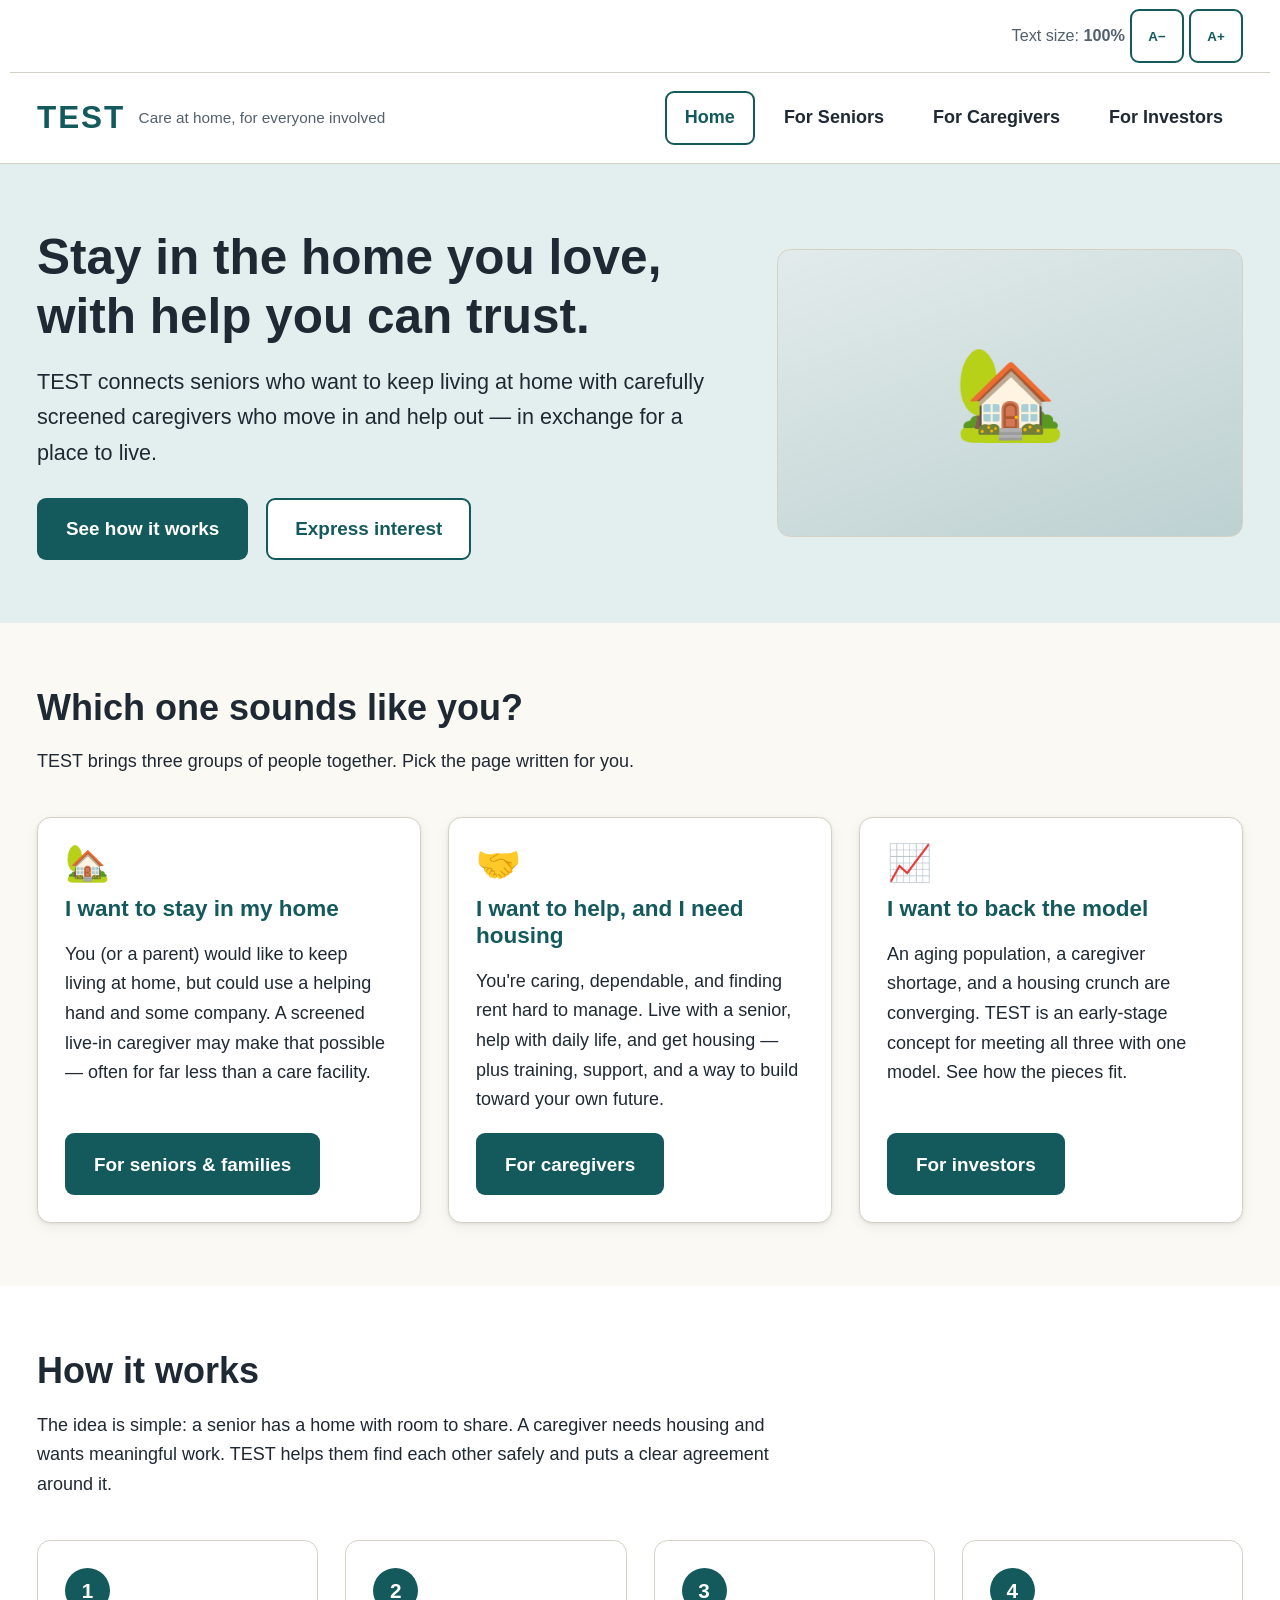
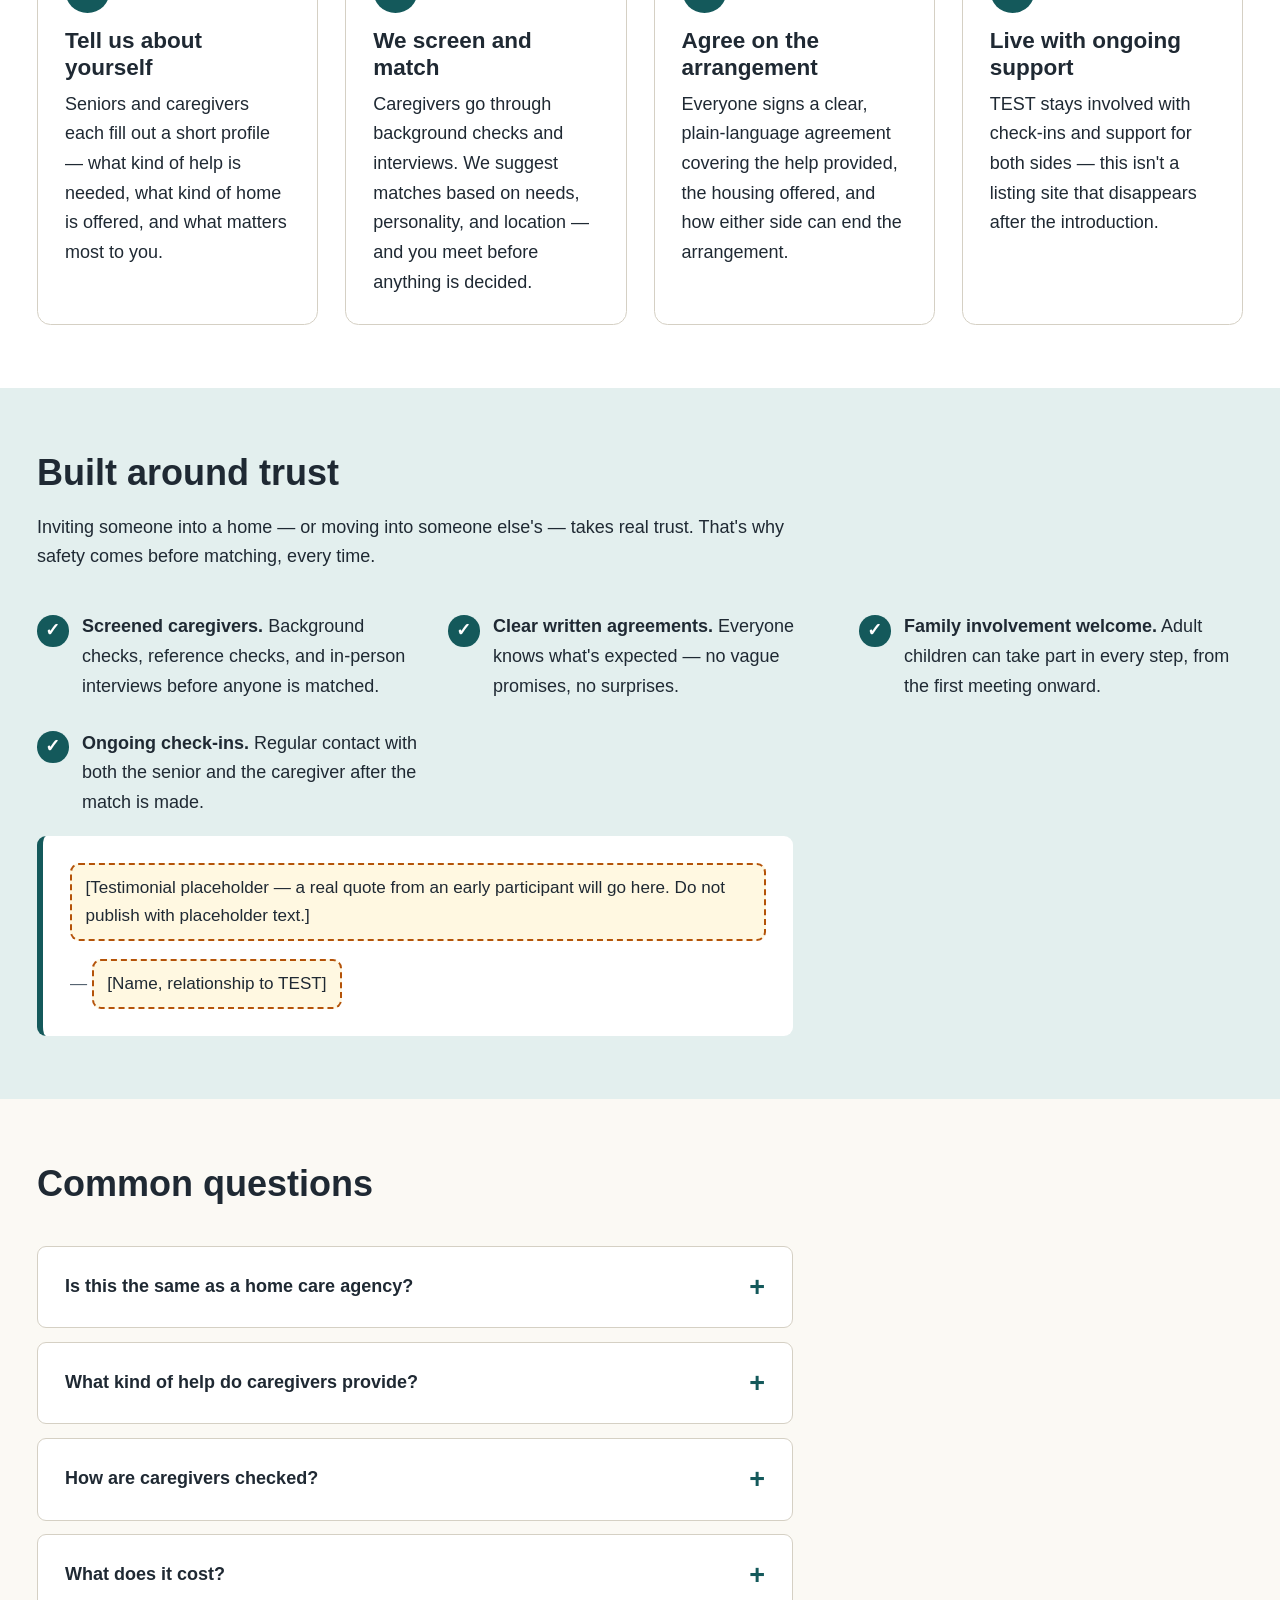
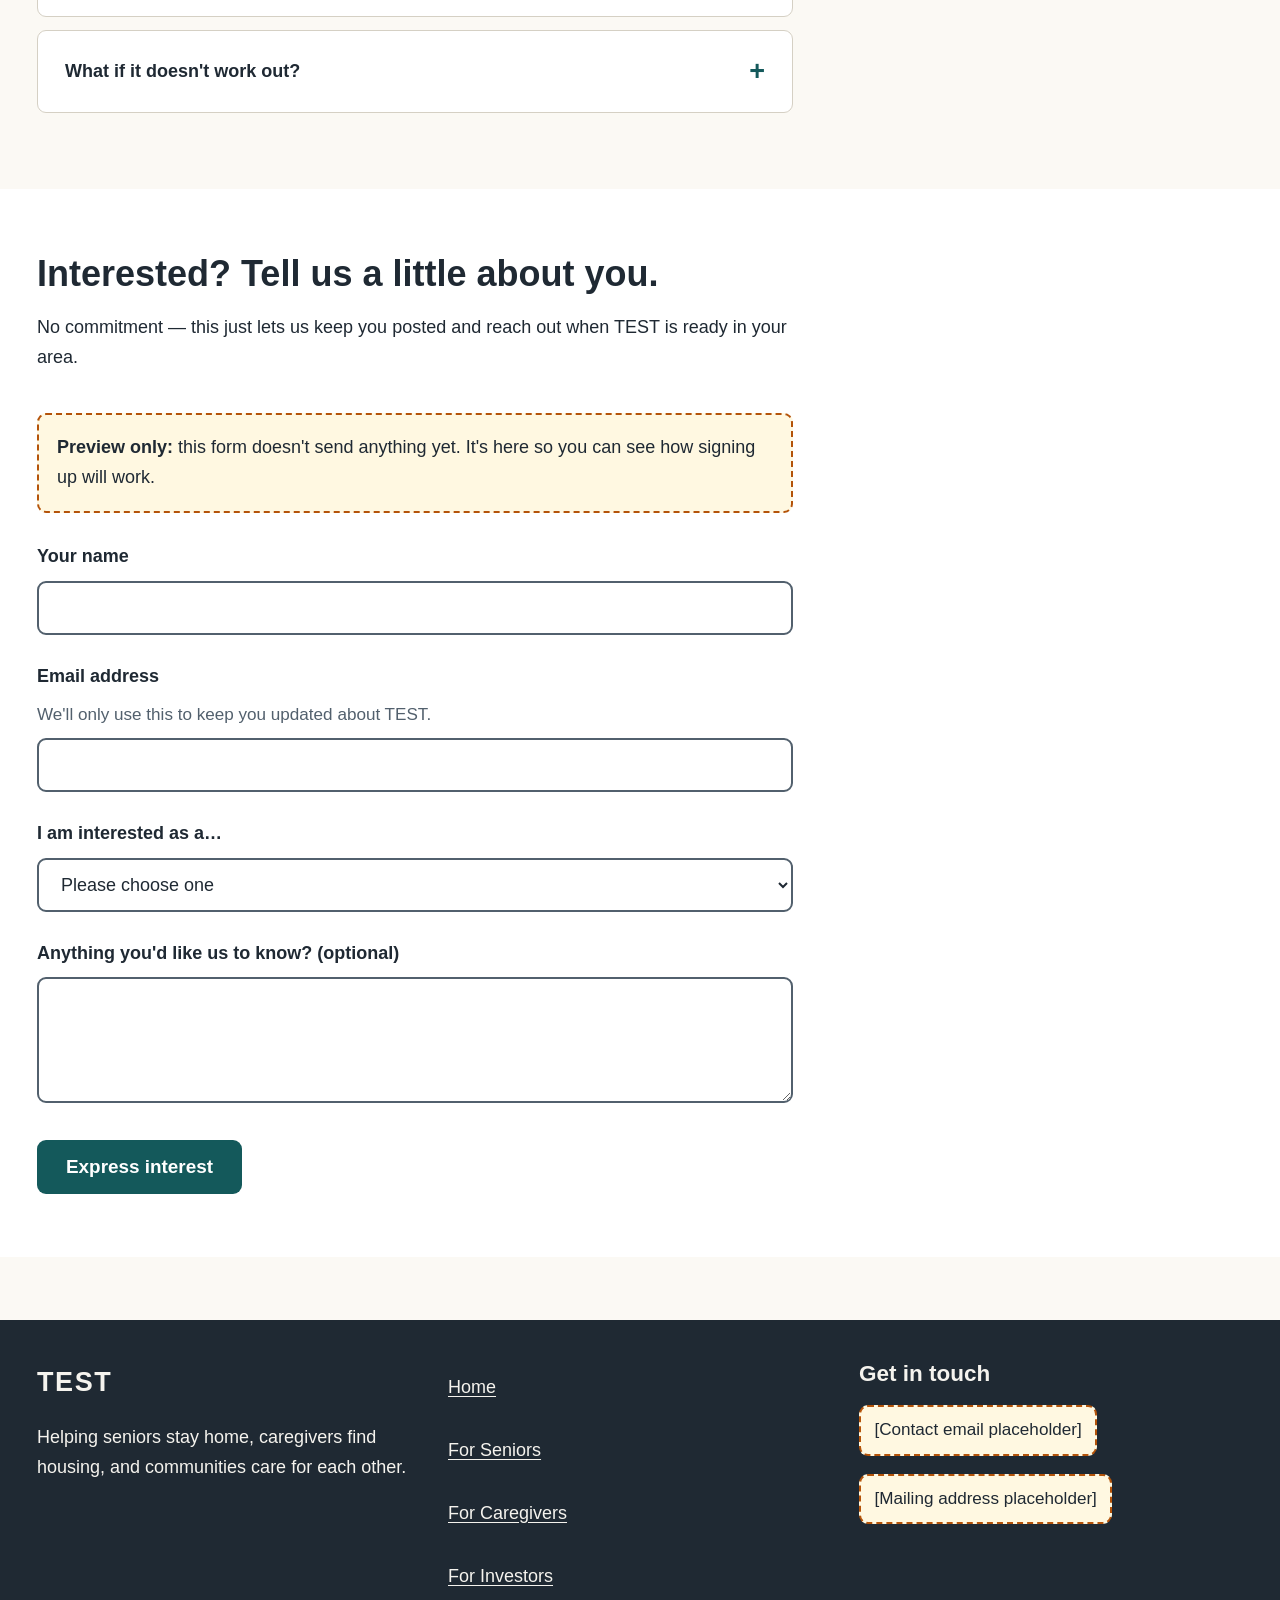
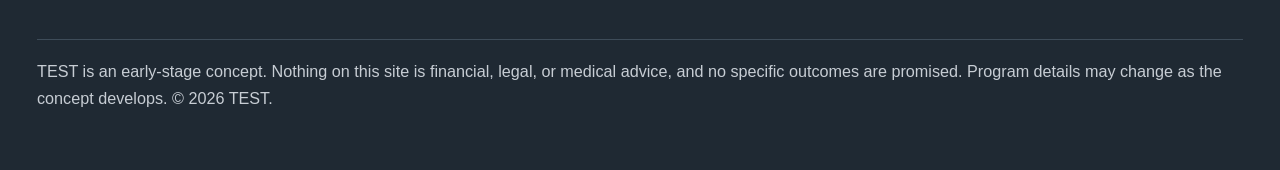
<file: index.html>
<!DOCTYPE html>
<html lang="en">
<head>
  <meta charset="UTF-8">
  <meta name="viewport" content="width=device-width, initial-scale=1">
  <title>TEST — Stay home. Get care. Share housing.</title>
  <meta name="description" content="TEST connects seniors who want to stay in their own homes with vetted live-in caregivers who provide help in exchange for housing.">
  <link rel="stylesheet" href="css/styles.css">
</head>
<body>
  <a class="skip-link" href="#main">Skip to main content</a>

  <header class="site-header">
    <div class="container utility-bar">
      <div class="text-size-controls" hidden>
        <span class="text-size-label" id="text-size-label">Text size: <strong class="text-size-status">100%</strong></span>
        <button type="button" class="text-size-btn" data-text-size="down" aria-describedby="text-size-label">
          A&minus;<span class="visually-hidden"> Make text smaller</span>
        </button>
        <button type="button" class="text-size-btn" data-text-size="up" aria-describedby="text-size-label">
          A+<span class="visually-hidden"> Make text larger</span>
        </button>
      </div>
    </div>
    <div class="container header-bar">
      <a class="brand" href="index.html">
        <span class="brand-name">TEST</span>
        <span class="brand-tagline">Care at home, for everyone involved</span>
      </a>
      <button type="button" class="nav-toggle" aria-expanded="false" aria-controls="site-nav">
        Menu
      </button>
      <nav class="site-nav" id="site-nav" aria-label="Main navigation">
        <ul>
          <li><a href="index.html" aria-current="page">Home</a></li>
          <li><a href="seniors.html">For Seniors</a></li>
          <li><a href="caregivers.html">For Caregivers</a></li>
          <li><a href="investors.html">For Investors</a></li>
        </ul>
      </nav>
    </div>
  </header>

  <main id="main">

    <section class="hero">
      <div class="container hero-inner">
        <div>
          <h1>Stay in the home you love, with help you can trust.</h1>
          <p class="lede">TEST connects seniors who want to keep living at home with carefully screened caregivers who move in and help out — in exchange for a place to live.</p>
          <div class="btn-row">
            <a class="btn btn-primary" href="#how-it-works">See how it works</a>
            <a class="btn btn-secondary" href="#interest">Express interest</a>
          </div>
        </div>
        <div class="hero-figure" role="presentation" aria-hidden="true"></div>
      </div>
    </section>

    <section class="section" id="audiences">
      <div class="container">
        <div class="section-intro">
          <h2>Which one sounds like you?</h2>
          <p>TEST brings three groups of people together. Pick the page written for you.</p>
        </div>
        <div class="grid-cards">
          <article class="card">
            <div class="card-icon" aria-hidden="true">&#127969;</div>
            <h3>I want to stay in my home</h3>
            <p>You (or a parent) would like to keep living at home, but could use a helping hand and some company. A screened live-in caregiver may make that possible — often for far less than a care facility.</p>
            <a class="btn btn-primary" href="seniors.html">For seniors &amp; families</a>
          </article>
          <article class="card">
            <div class="card-icon" aria-hidden="true">&#129309;</div>
            <h3>I want to help, and I need housing</h3>
            <p>You're caring, dependable, and finding rent hard to manage. Live with a senior, help with daily life, and get housing — plus training, support, and a way to build toward your own future.</p>
            <a class="btn btn-primary" href="caregivers.html">For caregivers</a>
          </article>
          <article class="card">
            <div class="card-icon" aria-hidden="true">&#128200;</div>
            <h3>I want to back the model</h3>
            <p>An aging population, a caregiver shortage, and a housing crunch are converging. TEST is an early-stage concept for meeting all three with one model. See how the pieces fit.</p>
            <a class="btn btn-primary" href="investors.html">For investors</a>
          </article>
        </div>
      </div>
    </section>

    <section class="section section-white" id="how-it-works">
      <div class="container">
        <div class="section-intro">
          <h2>How it works</h2>
          <p>The idea is simple: a senior has a home with room to share. A caregiver needs housing and wants meaningful work. TEST helps them find each other safely and puts a clear agreement around it.</p>
        </div>
        <ol class="steps">
          <li>
            <h3>Tell us about yourself</h3>
            <p>Seniors and caregivers each fill out a short profile — what kind of help is needed, what kind of home is offered, and what matters most to you.</p>
          </li>
          <li>
            <h3>We screen and match</h3>
            <p>Caregivers go through background checks and interviews. We suggest matches based on needs, personality, and location — and you meet before anything is decided.</p>
          </li>
          <li>
            <h3>Agree on the arrangement</h3>
            <p>Everyone signs a clear, plain-language agreement covering the help provided, the housing offered, and how either side can end the arrangement.</p>
          </li>
          <li>
            <h3>Live with ongoing support</h3>
            <p>TEST stays involved with check-ins and support for both sides — this isn't a listing site that disappears after the introduction.</p>
          </li>
        </ol>
      </div>
    </section>

    <section class="section section-tint-teal">
      <div class="container">
        <div class="section-intro">
          <h2>Built around trust</h2>
          <p>Inviting someone into a home — or moving into someone else's — takes real trust. That's why safety comes before matching, every time.</p>
        </div>
        <ul class="trust-list">
          <li>
            <span class="trust-check" aria-hidden="true">&#10003;</span>
            <div><strong>Screened caregivers.</strong> Background checks, reference checks, and in-person interviews before anyone is matched.</div>
          </li>
          <li>
            <span class="trust-check" aria-hidden="true">&#10003;</span>
            <div><strong>Clear written agreements.</strong> Everyone knows what's expected — no vague promises, no surprises.</div>
          </li>
          <li>
            <span class="trust-check" aria-hidden="true">&#10003;</span>
            <div><strong>Family involvement welcome.</strong> Adult children can take part in every step, from the first meeting onward.</div>
          </li>
          <li>
            <span class="trust-check" aria-hidden="true">&#10003;</span>
            <div><strong>Ongoing check-ins.</strong> Regular contact with both the senior and the caregiver after the match is made.</div>
          </li>
        </ul>
        <blockquote class="testimonial">
          <p><span class="placeholder-note">[Testimonial placeholder — a real quote from an early participant will go here. Do not publish with placeholder text.]</span></p>
          <footer>&mdash; <span class="placeholder-note">[Name, relationship to TEST]</span></footer>
        </blockquote>
      </div>
    </section>

    <section class="section" id="faq">
      <div class="container">
        <div class="section-intro">
          <h2>Common questions</h2>
        </div>
        <div class="faq">
          <details>
            <summary>Is this the same as a home care agency?</summary>
            <div>
              <p>No. A home care agency sends paid staff to your home for scheduled visits. TEST matches you with one caregiver who lives with you and helps out as part of a housing arrangement. It's closer to having a trusted housemate who helps than to hiring hourly staff.</p>
            </div>
          </details>
          <details>
            <summary>What kind of help do caregivers provide?</summary>
            <div>
              <p>Everyday, non-medical help: cooking, errands, light housekeeping, rides, reminders, and — just as important — companionship. Caregivers are not a replacement for nurses or medical care.</p>
            </div>
          </details>
          <details>
            <summary>How are caregivers checked?</summary>
            <div>
              <p>Every caregiver goes through background checks, reference checks, and interviews before we introduce them to anyone. You (and your family, if you like) meet them in person before deciding anything.</p>
            </div>
          </details>
          <details>
            <summary>What does it cost?</summary>
            <div>
              <p>The arrangement is built on exchanging housing for help, which is why it can cost much less than a care facility or full-time hired care. Exact costs depend on each arrangement — we'll walk you through the details before you commit to anything.</p>
            </div>
          </details>
          <details>
            <summary>What if it doesn't work out?</summary>
            <div>
              <p>Every agreement includes a clear, fair way for either side to end the arrangement. TEST stays involved after the match, so if something isn't working, you have someone to call.</p>
            </div>
          </details>
        </div>
      </div>
    </section>

    <section class="section section-white" id="interest">
      <div class="container">
        <div class="section-intro">
          <h2>Interested? Tell us a little about you.</h2>
          <p>No commitment — this just lets us keep you posted and reach out when TEST is ready in your area.</p>
        </div>
        <div class="form-notice">
          <p><strong>Preview only:</strong> this form doesn't send anything yet. It's here so you can see how signing up will work.</p>
        </div>
        <br>
        <!-- Placeholder form: no backend yet. Wire the action/method to the
             real endpoint later; field names are stable for that purpose. -->
        <form class="form-grid" action="#" method="post">
          <div class="form-field">
            <label for="interest-name">Your name</label>
            <input type="text" id="interest-name" name="name" autocomplete="name">
          </div>
          <div class="form-field">
            <label for="interest-email">Email address</label>
            <p class="field-hint" id="interest-email-hint">We'll only use this to keep you updated about TEST.</p>
            <input type="email" id="interest-email" name="email" autocomplete="email" aria-describedby="interest-email-hint">
          </div>
          <div class="form-field">
            <label for="interest-role">I am interested as a&hellip;</label>
            <select id="interest-role" name="role">
              <option value="">Please choose one</option>
              <option value="senior">Senior who wants to stay at home</option>
              <option value="family">Family member of a senior</option>
              <option value="caregiver">Caregiver looking for housing</option>
              <option value="investor">Investor</option>
            </select>
          </div>
          <div class="form-field">
            <label for="interest-message">Anything you'd like us to know? (optional)</label>
            <textarea id="interest-message" name="message"></textarea>
          </div>
          <div>
            <button type="submit" class="btn btn-primary">Express interest</button>
          </div>
        </form>
      </div>
    </section>

  </main>

  <footer class="site-footer">
    <div class="container">
      <div class="footer-grid">
        <div>
          <p class="footer-brand">TEST</p>
          <p>Helping seniors stay home, caregivers find housing, and communities care for each other.</p>
        </div>
        <nav aria-label="Footer navigation">
          <ul>
            <li><a href="index.html">Home</a></li>
            <li><a href="seniors.html">For Seniors</a></li>
            <li><a href="caregivers.html">For Caregivers</a></li>
            <li><a href="investors.html">For Investors</a></li>
          </ul>
        </nav>
        <div>
          <h3>Get in touch</h3>
          <p><span class="placeholder-note">[Contact email placeholder]</span></p>
          <p><span class="placeholder-note">[Mailing address placeholder]</span></p>
        </div>
      </div>
      <p class="footer-disclaimer">TEST is an early-stage concept. Nothing on this site is financial, legal, or medical advice, and no specific outcomes are promised. Program details may change as the concept develops. &copy; 2026 TEST.</p>
    </div>
  </footer>

  <script src="js/main.js"></script>
</body>
</html>
</file>
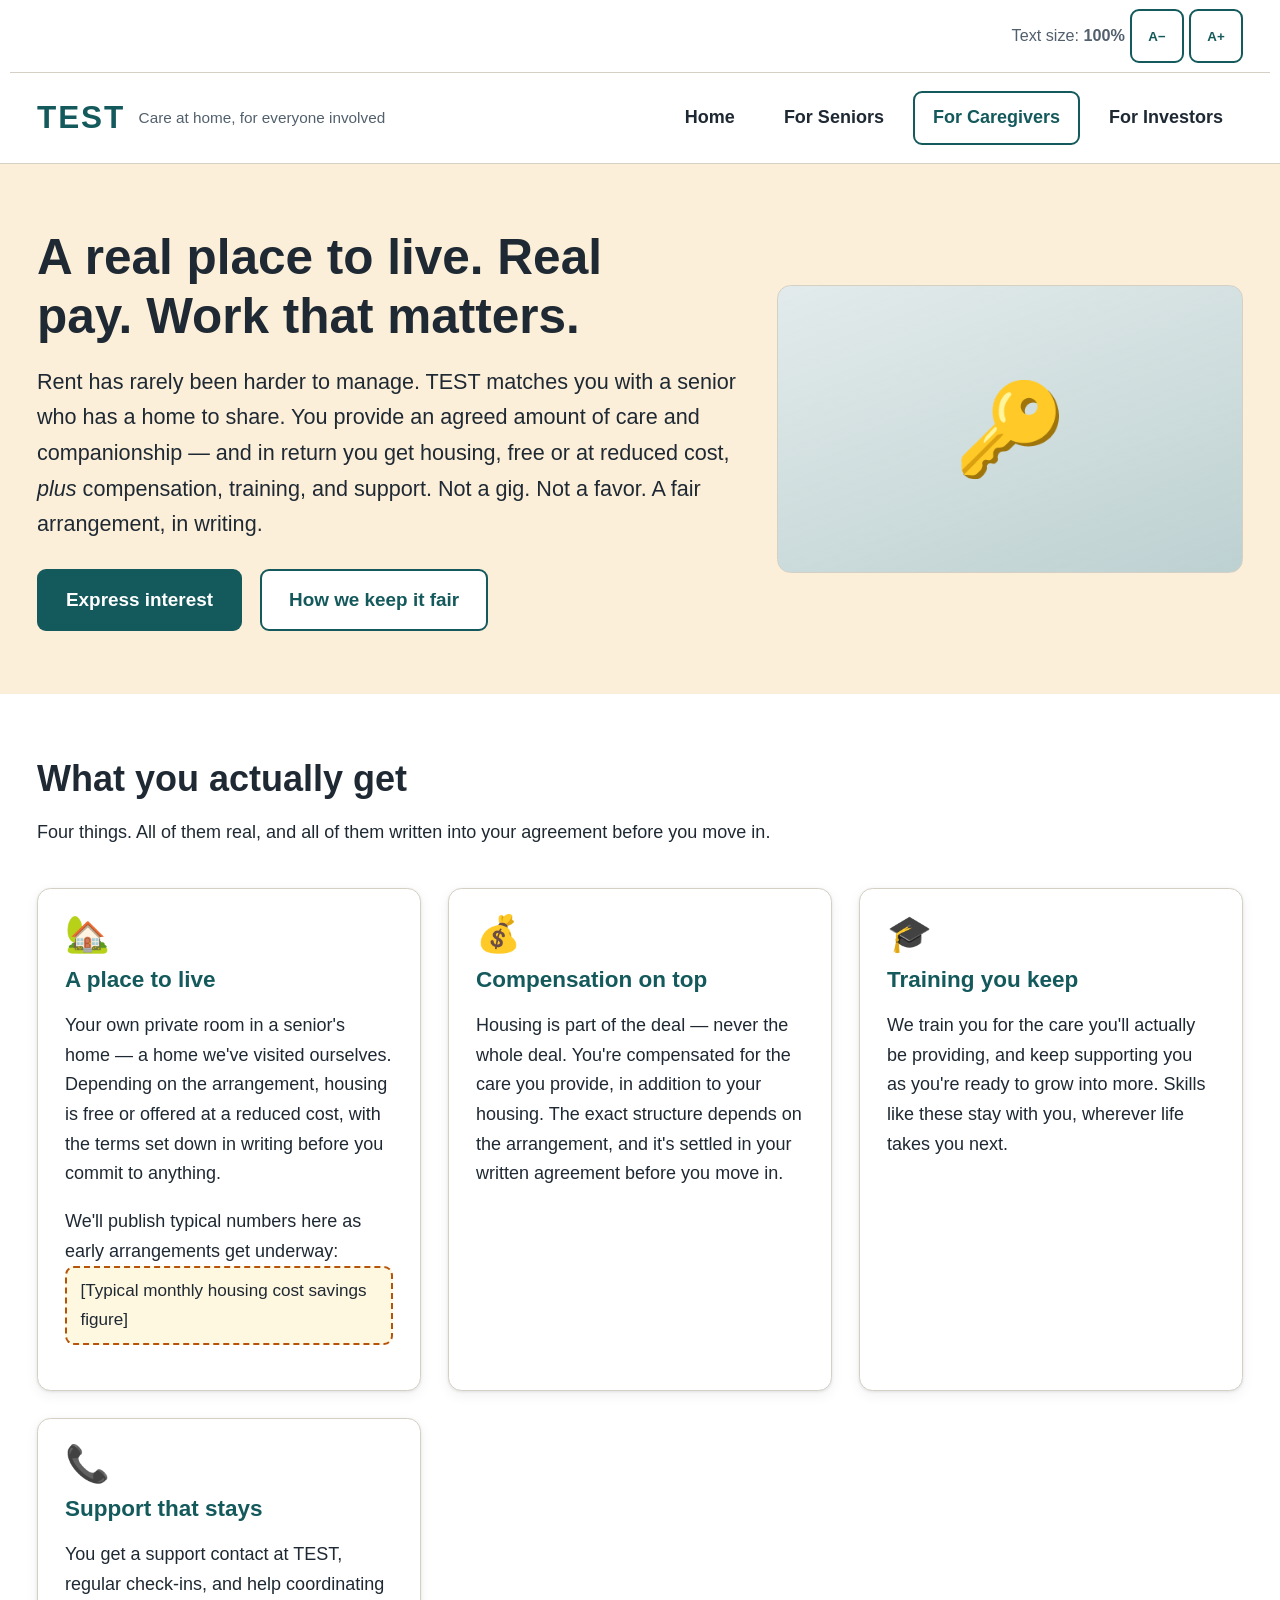
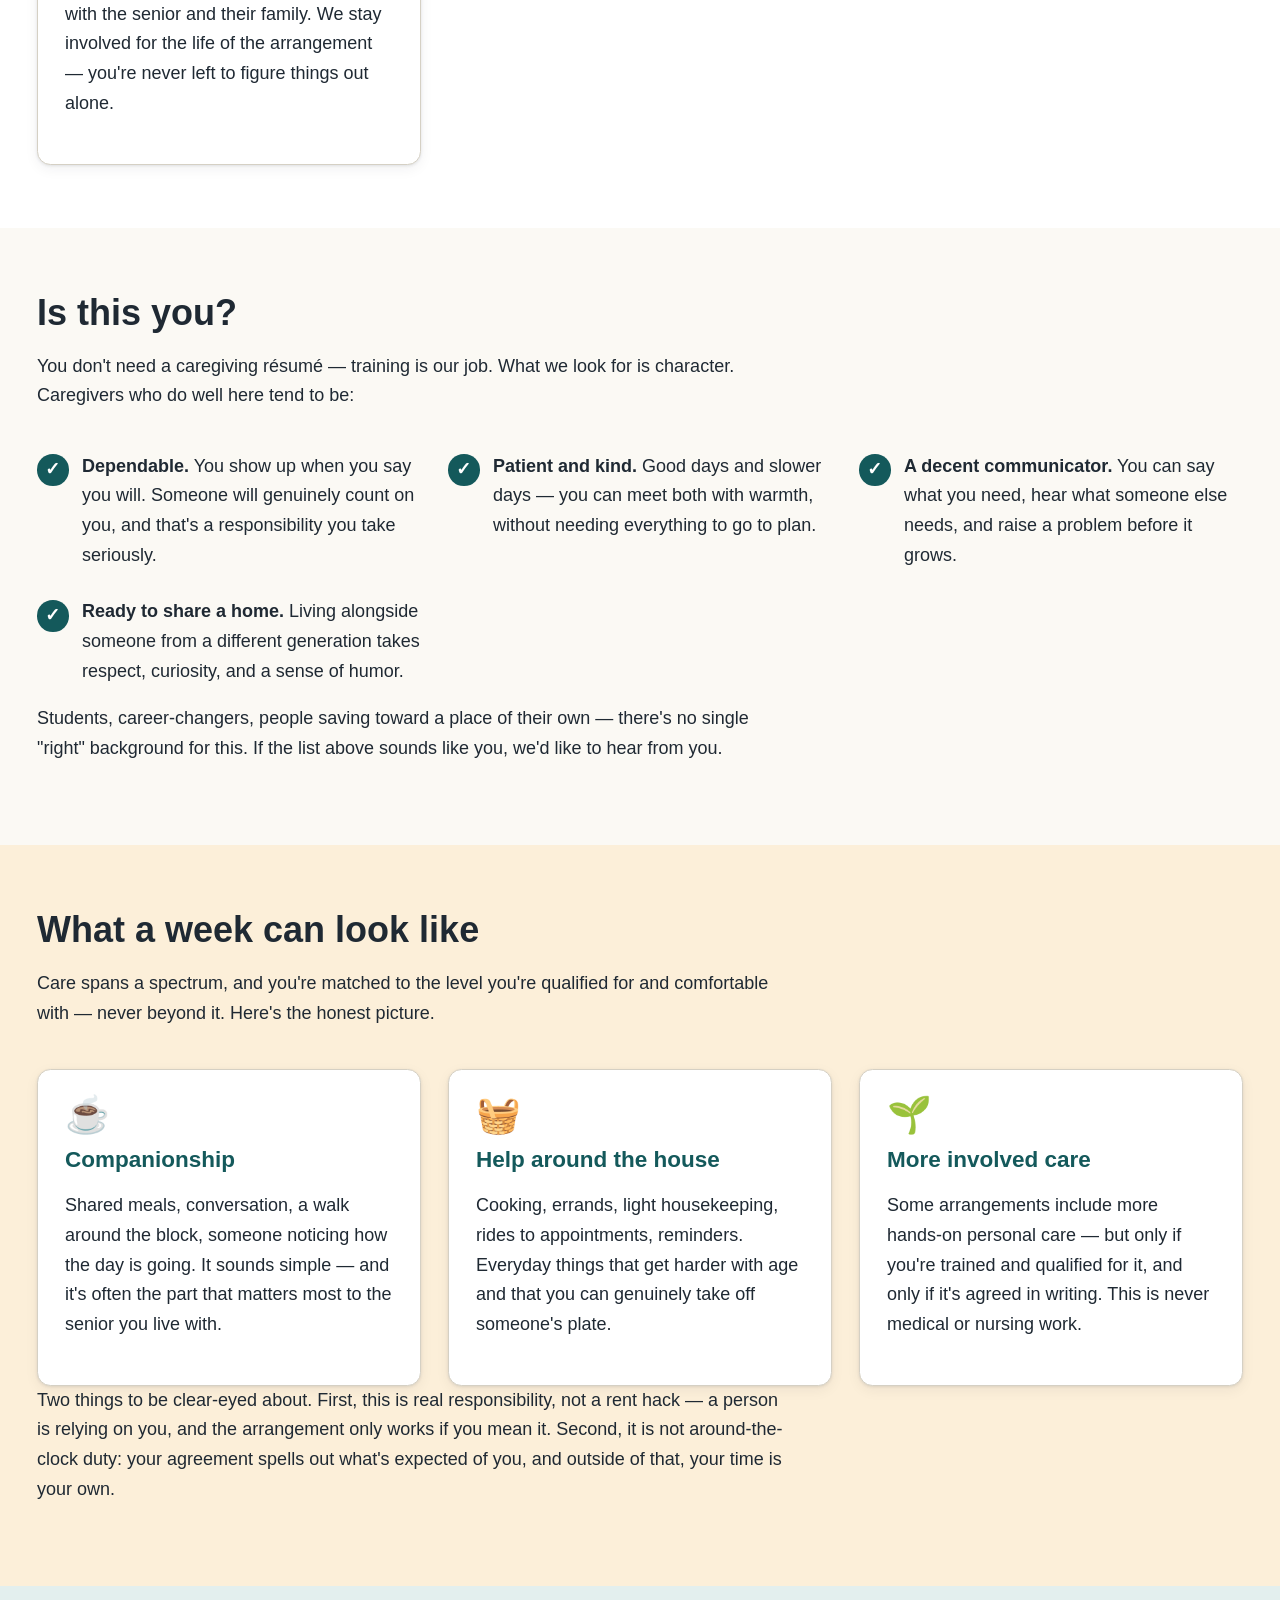
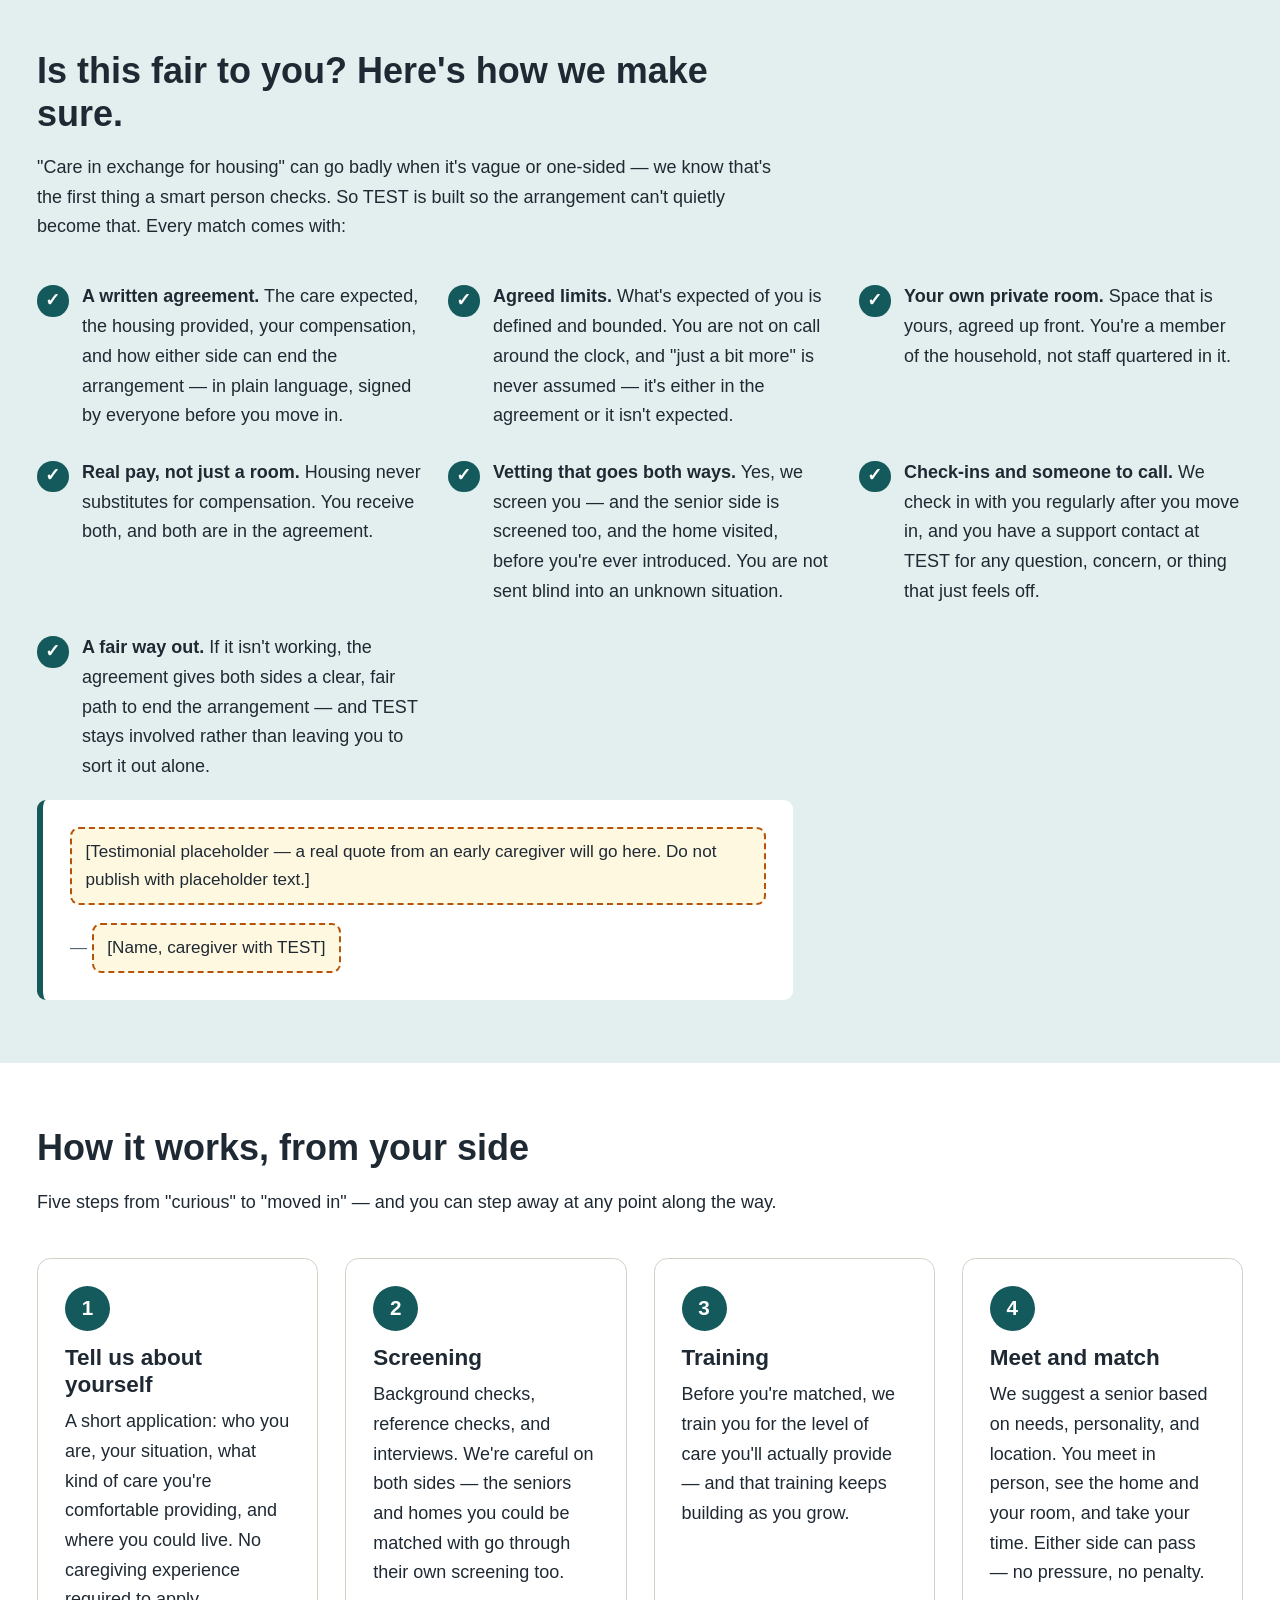
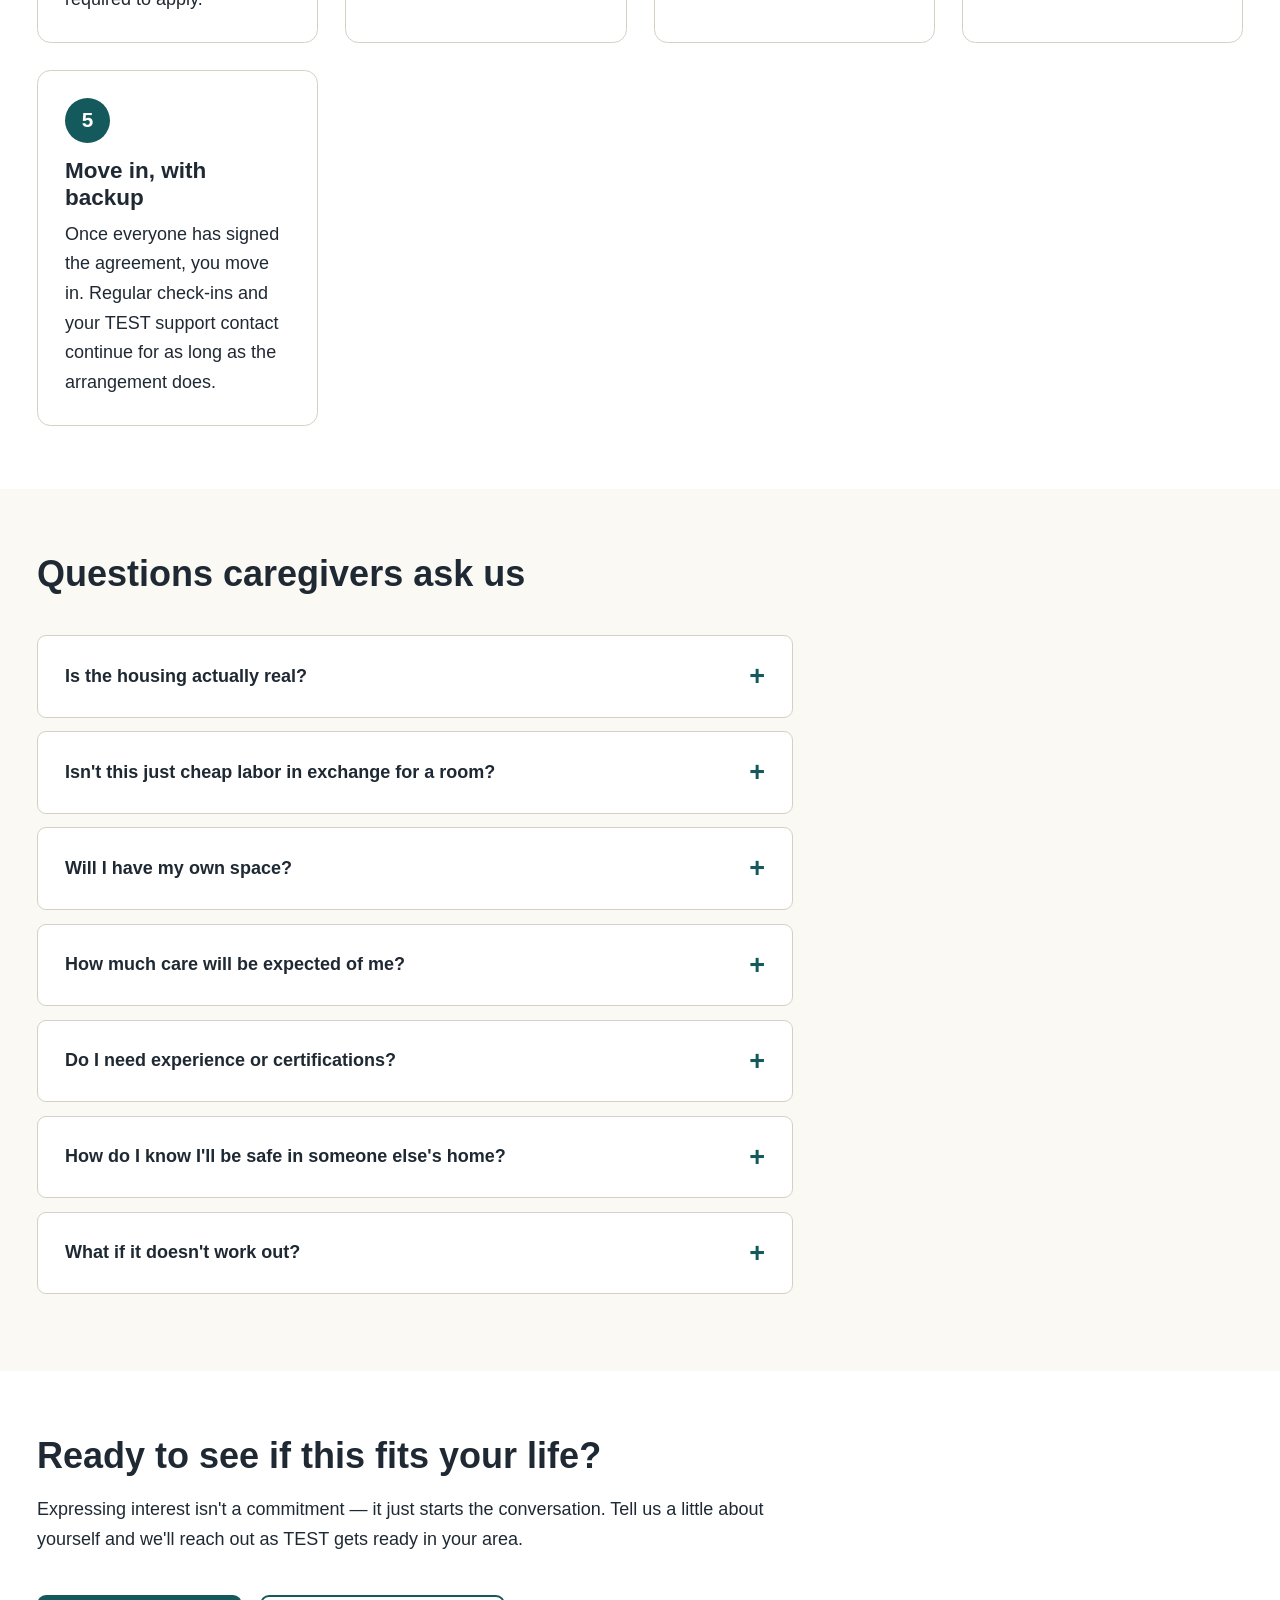
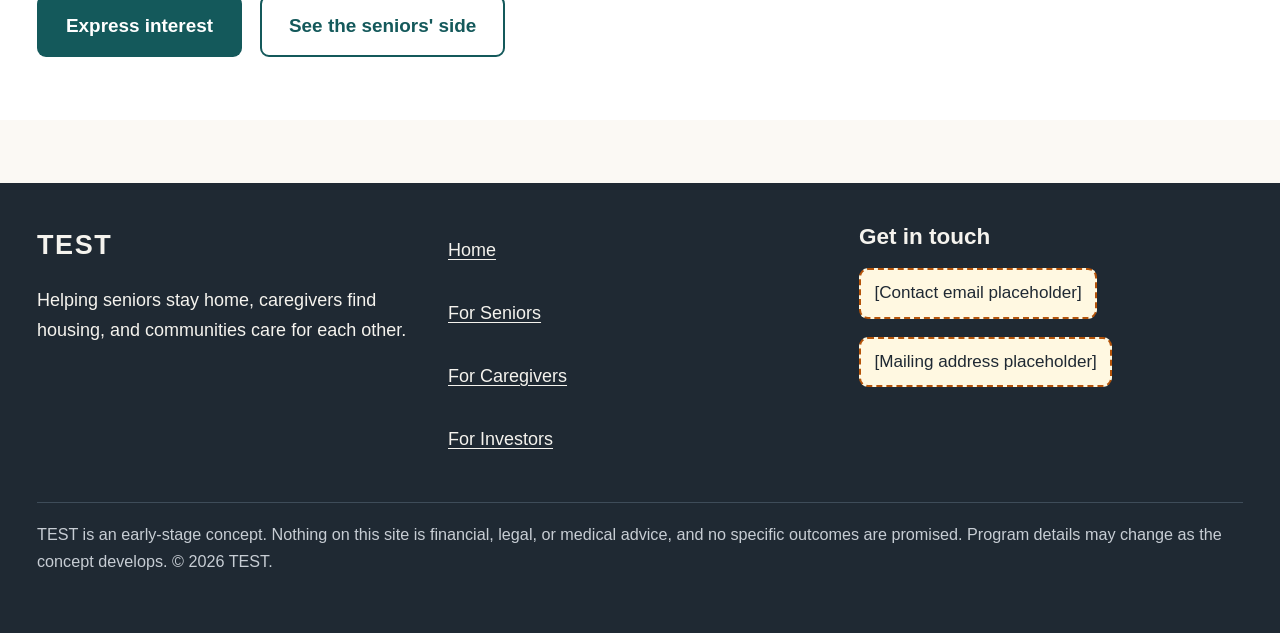
<file: caregivers.html>
<!DOCTYPE html>
<html lang="en">
<head>
  <meta charset="UTF-8">
  <meta name="viewport" content="width=device-width, initial-scale=1">
  <title>For Caregivers — Housing, real pay, and work that matters — TEST</title>
  <meta name="description" content="Move in with a senior, provide an agreed amount of care and companionship, and get housing plus real compensation — with training, check-ins, and support from TEST throughout.">
  <link rel="stylesheet" href="css/styles.css">
  <link rel="stylesheet" href="css/caregivers.css">
</head>
<body class="page-caregivers">
  <a class="skip-link" href="#main">Skip to main content</a>

  <header class="site-header">
    <div class="container utility-bar">
      <div class="text-size-controls" hidden>
        <span class="text-size-label" id="text-size-label">Text size: <strong class="text-size-status">100%</strong></span>
        <button type="button" class="text-size-btn" data-text-size="down" aria-describedby="text-size-label">
          A&minus;<span class="visually-hidden"> Make text smaller</span>
        </button>
        <button type="button" class="text-size-btn" data-text-size="up" aria-describedby="text-size-label">
          A+<span class="visually-hidden"> Make text larger</span>
        </button>
      </div>
    </div>
    <div class="container header-bar">
      <a class="brand" href="index.html">
        <span class="brand-name">TEST</span>
        <span class="brand-tagline">Care at home, for everyone involved</span>
      </a>
      <button type="button" class="nav-toggle" aria-expanded="false" aria-controls="site-nav">
        Menu
      </button>
      <nav class="site-nav" id="site-nav" aria-label="Main navigation">
        <ul>
          <li><a href="index.html">Home</a></li>
          <li><a href="seniors.html">For Seniors</a></li>
          <li><a href="caregivers.html" aria-current="page">For Caregivers</a></li>
          <li><a href="investors.html">For Investors</a></li>
        </ul>
      </nav>
    </div>
  </header>

  <main id="main">

    <section class="hero">
      <div class="container hero-inner">
        <div>
          <h1>A real place to live. Real pay. Work that matters.</h1>
          <p class="lede">Rent has rarely been harder to manage. TEST matches you with a senior who has a home to share. You provide an agreed amount of care and companionship — and in return you get housing, free or at reduced cost, <em>plus</em> compensation, training, and support. Not a gig. Not a favor. A fair arrangement, in writing.</p>
          <div class="btn-row">
            <a class="btn btn-primary" href="index.html#interest">Express interest</a>
            <a class="btn btn-secondary" href="#fairness">How we keep it fair</a>
          </div>
        </div>
        <div class="hero-figure" role="presentation" aria-hidden="true"></div>
      </div>
    </section>

    <section class="section section-white" id="what-you-get">
      <div class="container">
        <div class="section-intro">
          <h2>What you actually get</h2>
          <p>Four things. All of them real, and all of them written into your agreement before you move in.</p>
        </div>
        <div class="grid-cards">
          <article class="card">
            <div class="card-icon" aria-hidden="true">&#127969;</div>
            <h3>A place to live</h3>
            <p>Your own private room in a senior's home — a home we've visited ourselves. Depending on the arrangement, housing is free or offered at a reduced cost, with the terms set down in writing before you commit to anything.</p>
            <p>We'll publish typical numbers here as early arrangements get underway: <span class="placeholder-note">[Typical monthly housing cost savings figure]</span></p>
          </article>
          <article class="card">
            <div class="card-icon" aria-hidden="true">&#128176;</div>
            <h3>Compensation on top</h3>
            <p>Housing is part of the deal — never the whole deal. You're compensated for the care you provide, in addition to your housing. The exact structure depends on the arrangement, and it's settled in your written agreement before you move in.</p>
          </article>
          <article class="card">
            <div class="card-icon" aria-hidden="true">&#127891;</div>
            <h3>Training you keep</h3>
            <p>We train you for the care you'll actually be providing, and keep supporting you as you're ready to grow into more. Skills like these stay with you, wherever life takes you next.</p>
          </article>
          <article class="card">
            <div class="card-icon" aria-hidden="true">&#128222;</div>
            <h3>Support that stays</h3>
            <p>You get a support contact at TEST, regular check-ins, and help coordinating with the senior and their family. We stay involved for the life of the arrangement — you're never left to figure things out alone.</p>
          </article>
        </div>
      </div>
    </section>

    <section class="section" id="is-this-you">
      <div class="container">
        <div class="section-intro">
          <h2>Is this you?</h2>
          <p>You don't need a caregiving r&eacute;sum&eacute; — training is our job. What we look for is character. Caregivers who do well here tend to be:</p>
        </div>
        <ul class="trust-list">
          <li>
            <span class="trust-check" aria-hidden="true">&#10003;</span>
            <div><strong>Dependable.</strong> You show up when you say you will. Someone will genuinely count on you, and that's a responsibility you take seriously.</div>
          </li>
          <li>
            <span class="trust-check" aria-hidden="true">&#10003;</span>
            <div><strong>Patient and kind.</strong> Good days and slower days — you can meet both with warmth, without needing everything to go to plan.</div>
          </li>
          <li>
            <span class="trust-check" aria-hidden="true">&#10003;</span>
            <div><strong>A decent communicator.</strong> You can say what you need, hear what someone else needs, and raise a problem before it grows.</div>
          </li>
          <li>
            <span class="trust-check" aria-hidden="true">&#10003;</span>
            <div><strong>Ready to share a home.</strong> Living alongside someone from a different generation takes respect, curiosity, and a sense of humor.</div>
          </li>
        </ul>
        <p>Students, career-changers, people saving toward a place of their own — there's no single "right" background for this. If the list above sounds like you, we'd like to hear from you.</p>
      </div>
    </section>

    <section class="section section-tint-amber" id="a-week">
      <div class="container">
        <div class="section-intro">
          <h2>What a week can look like</h2>
          <p>Care spans a spectrum, and you're matched to the level you're qualified for and comfortable with — never beyond it. Here's the honest picture.</p>
        </div>
        <div class="grid-cards">
          <article class="card">
            <div class="card-icon" aria-hidden="true">&#9749;</div>
            <h3>Companionship</h3>
            <p>Shared meals, conversation, a walk around the block, someone noticing how the day is going. It sounds simple — and it's often the part that matters most to the senior you live with.</p>
          </article>
          <article class="card">
            <div class="card-icon" aria-hidden="true">&#129530;</div>
            <h3>Help around the house</h3>
            <p>Cooking, errands, light housekeeping, rides to appointments, reminders. Everyday things that get harder with age and that you can genuinely take off someone's plate.</p>
          </article>
          <article class="card">
            <div class="card-icon" aria-hidden="true">&#127793;</div>
            <h3>More involved care</h3>
            <p>Some arrangements include more hands-on personal care — but only if you're trained and qualified for it, and only if it's agreed in writing. This is never medical or nursing work.</p>
          </article>
        </div>
        <p>Two things to be clear-eyed about. First, this is real responsibility, not a rent hack — a person is relying on you, and the arrangement only works if you mean it. Second, it is not around-the-clock duty: your agreement spells out what's expected of you, and outside of that, your time is your own.</p>
      </div>
    </section>

    <section class="section section-tint-teal" id="fairness">
      <div class="container">
        <div class="section-intro">
          <h2>Is this fair to you? Here's how we make sure.</h2>
          <p>"Care in exchange for housing" can go badly when it's vague or one-sided — we know that's the first thing a smart person checks. So TEST is built so the arrangement can't quietly become that. Every match comes with:</p>
        </div>
        <ul class="trust-list">
          <li>
            <span class="trust-check" aria-hidden="true">&#10003;</span>
            <div><strong>A written agreement.</strong> The care expected, the housing provided, your compensation, and how either side can end the arrangement — in plain language, signed by everyone before you move in.</div>
          </li>
          <li>
            <span class="trust-check" aria-hidden="true">&#10003;</span>
            <div><strong>Agreed limits.</strong> What's expected of you is defined and bounded. You are not on call around the clock, and "just a bit more" is never assumed — it's either in the agreement or it isn't expected.</div>
          </li>
          <li>
            <span class="trust-check" aria-hidden="true">&#10003;</span>
            <div><strong>Your own private room.</strong> Space that is yours, agreed up front. You're a member of the household, not staff quartered in it.</div>
          </li>
          <li>
            <span class="trust-check" aria-hidden="true">&#10003;</span>
            <div><strong>Real pay, not just a room.</strong> Housing never substitutes for compensation. You receive both, and both are in the agreement.</div>
          </li>
          <li>
            <span class="trust-check" aria-hidden="true">&#10003;</span>
            <div><strong>Vetting that goes both ways.</strong> Yes, we screen you — and the senior side is screened too, and the home visited, before you're ever introduced. You are not sent blind into an unknown situation.</div>
          </li>
          <li>
            <span class="trust-check" aria-hidden="true">&#10003;</span>
            <div><strong>Check-ins and someone to call.</strong> We check in with you regularly after you move in, and you have a support contact at TEST for any question, concern, or thing that just feels off.</div>
          </li>
          <li>
            <span class="trust-check" aria-hidden="true">&#10003;</span>
            <div><strong>A fair way out.</strong> If it isn't working, the agreement gives both sides a clear, fair path to end the arrangement — and TEST stays involved rather than leaving you to sort it out alone.</div>
          </li>
        </ul>
        <blockquote class="testimonial">
          <p><span class="placeholder-note">[Testimonial placeholder — a real quote from an early caregiver will go here. Do not publish with placeholder text.]</span></p>
          <footer>&mdash; <span class="placeholder-note">[Name, caregiver with TEST]</span></footer>
        </blockquote>
      </div>
    </section>

    <section class="section section-white" id="how-it-works">
      <div class="container">
        <div class="section-intro">
          <h2>How it works, from your side</h2>
          <p>Five steps from "curious" to "moved in" — and you can step away at any point along the way.</p>
        </div>
        <ol class="steps">
          <li>
            <h3>Tell us about yourself</h3>
            <p>A short application: who you are, your situation, what kind of care you're comfortable providing, and where you could live. No caregiving experience required to apply.</p>
          </li>
          <li>
            <h3>Screening</h3>
            <p>Background checks, reference checks, and interviews. We're careful on both sides — the seniors and homes you could be matched with go through their own screening too.</p>
          </li>
          <li>
            <h3>Training</h3>
            <p>Before you're matched, we train you for the level of care you'll actually provide — and that training keeps building as you grow.</p>
          </li>
          <li>
            <h3>Meet and match</h3>
            <p>We suggest a senior based on needs, personality, and location. You meet in person, see the home and your room, and take your time. Either side can pass — no pressure, no penalty.</p>
          </li>
          <li>
            <h3>Move in, with backup</h3>
            <p>Once everyone has signed the agreement, you move in. Regular check-ins and your TEST support contact continue for as long as the arrangement does.</p>
          </li>
        </ol>
      </div>
    </section>

    <section class="section" id="faq">
      <div class="container">
        <div class="section-intro">
          <h2>Questions caregivers ask us</h2>
        </div>
        <div class="faq">
          <details>
            <summary>Is the housing actually real?</summary>
            <div>
              <p>Yes — it's the foundation of the whole model, not a perk bolted on. The home exists before you're matched: it's a real senior's real home, which TEST has visited. Your private room and the housing terms are written into the agreement you sign, and you'll see the home yourself before you decide anything.</p>
            </div>
          </details>
          <details>
            <summary>Isn't this just cheap labor in exchange for a room?</summary>
            <div>
              <p>That's the right question to ask, and the model is designed so the answer is no. You're compensated for the care you provide on top of your housing — a room never replaces pay. What's expected of you is defined and limited in a written agreement, not open-ended. And if an arrangement starts asking more of you than what was agreed, you have a support contact at TEST and a fair way to end it. If any of those pieces were missing, we wouldn't ask you to sign.</p>
            </div>
          </details>
          <details>
            <summary>Will I have my own space?</summary>
            <div>
              <p>Yes. Every arrangement includes your own private room, agreed up front and written into the agreement. You're sharing a home, not sleeping on a couch.</p>
            </div>
          </details>
          <details>
            <summary>How much care will be expected of me?</summary>
            <div>
              <p>An agreed amount — no more. Care ranges from companionship and help around the house up to more involved personal care, and you're matched to the level you're trained and comfortable with. Your agreement spells out what's expected, you're not on call around the clock, and your time outside those responsibilities is your own.</p>
            </div>
          </details>
          <details>
            <summary>Do I need experience or certifications?</summary>
            <div>
              <p>No professional caregiving experience is required to apply. TEST trains you for the care you'll provide, and this is not medical or nursing work — that stays with medical professionals. What we can't teach is dependability, patience, and kindness, so that's what we look for.</p>
            </div>
          </details>
          <details>
            <summary>How do I know I'll be safe in someone else's home?</summary>
            <div>
              <p>Because vetting runs in both directions. The senior side is screened and the home visited before any introduction, you meet the senior and see the home before committing, and after you move in there are regular check-ins and a TEST support contact you can reach whenever something doesn't feel right.</p>
            </div>
          </details>
          <details>
            <summary>What if it doesn't work out?</summary>
            <div>
              <p>Every agreement includes a clear, fair way for either side — including you — to end the arrangement. Sometimes a match just isn't right, and that's not a failure. TEST stays involved throughout, so if things aren't working you have someone to call, and you won't be handling the ending on your own.</p>
            </div>
          </details>
        </div>
      </div>
    </section>

    <section class="section section-white" id="get-started">
      <div class="container">
        <div class="section-intro">
          <h2>Ready to see if this fits your life?</h2>
          <p>Expressing interest isn't a commitment — it just starts the conversation. Tell us a little about yourself and we'll reach out as TEST gets ready in your area.</p>
        </div>
        <div class="btn-row">
          <a class="btn btn-primary" href="index.html#interest">Express interest</a>
          <a class="btn btn-secondary" href="seniors.html">See the seniors' side</a>
        </div>
      </div>
    </section>

  </main>

  <footer class="site-footer">
    <div class="container">
      <div class="footer-grid">
        <div>
          <p class="footer-brand">TEST</p>
          <p>Helping seniors stay home, caregivers find housing, and communities care for each other.</p>
        </div>
        <nav aria-label="Footer navigation">
          <ul>
            <li><a href="index.html">Home</a></li>
            <li><a href="seniors.html">For Seniors</a></li>
            <li><a href="caregivers.html">For Caregivers</a></li>
            <li><a href="investors.html">For Investors</a></li>
          </ul>
        </nav>
        <div>
          <h3>Get in touch</h3>
          <p><span class="placeholder-note">[Contact email placeholder]</span></p>
          <p><span class="placeholder-note">[Mailing address placeholder]</span></p>
        </div>
      </div>
      <p class="footer-disclaimer">TEST is an early-stage concept. Nothing on this site is financial, legal, or medical advice, and no specific outcomes are promised. Program details may change as the concept develops. &copy; 2026 TEST.</p>
    </div>
  </footer>

  <script src="js/main.js"></script>
</body>
</html>
</file>
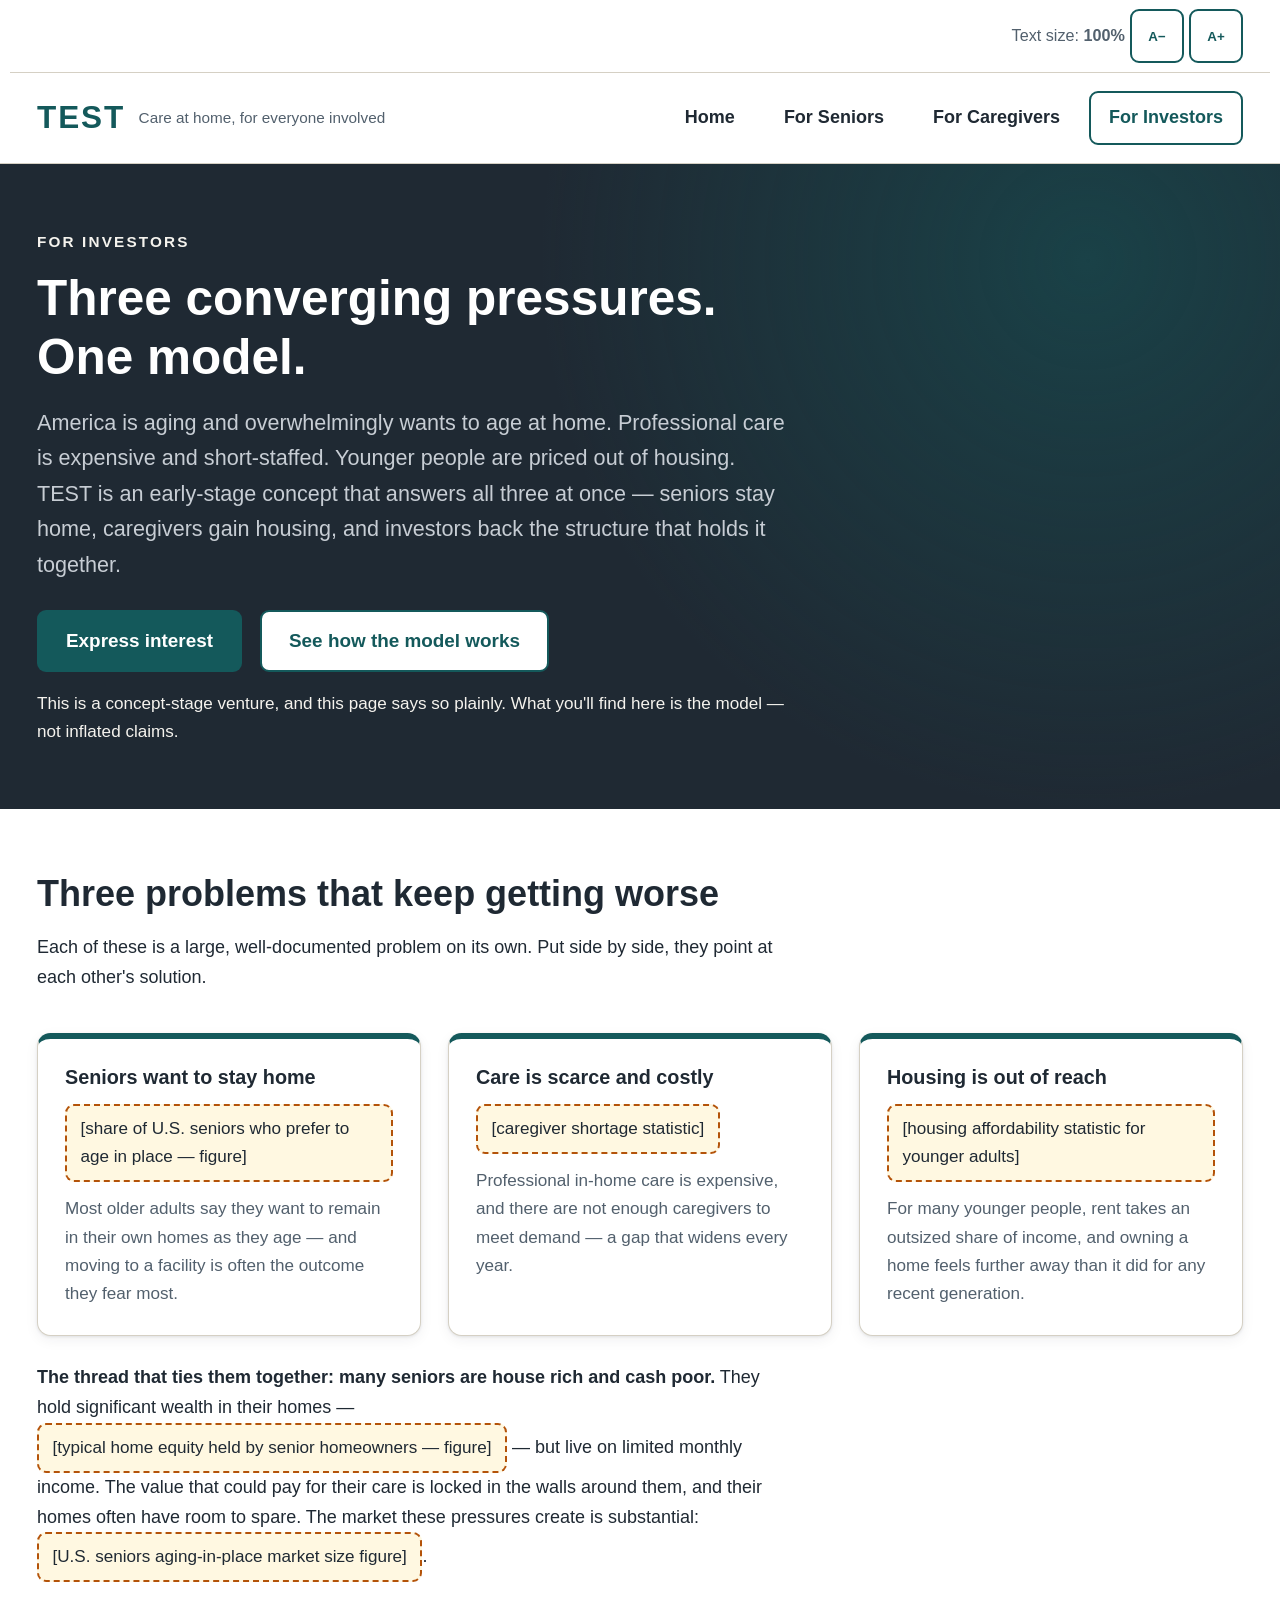
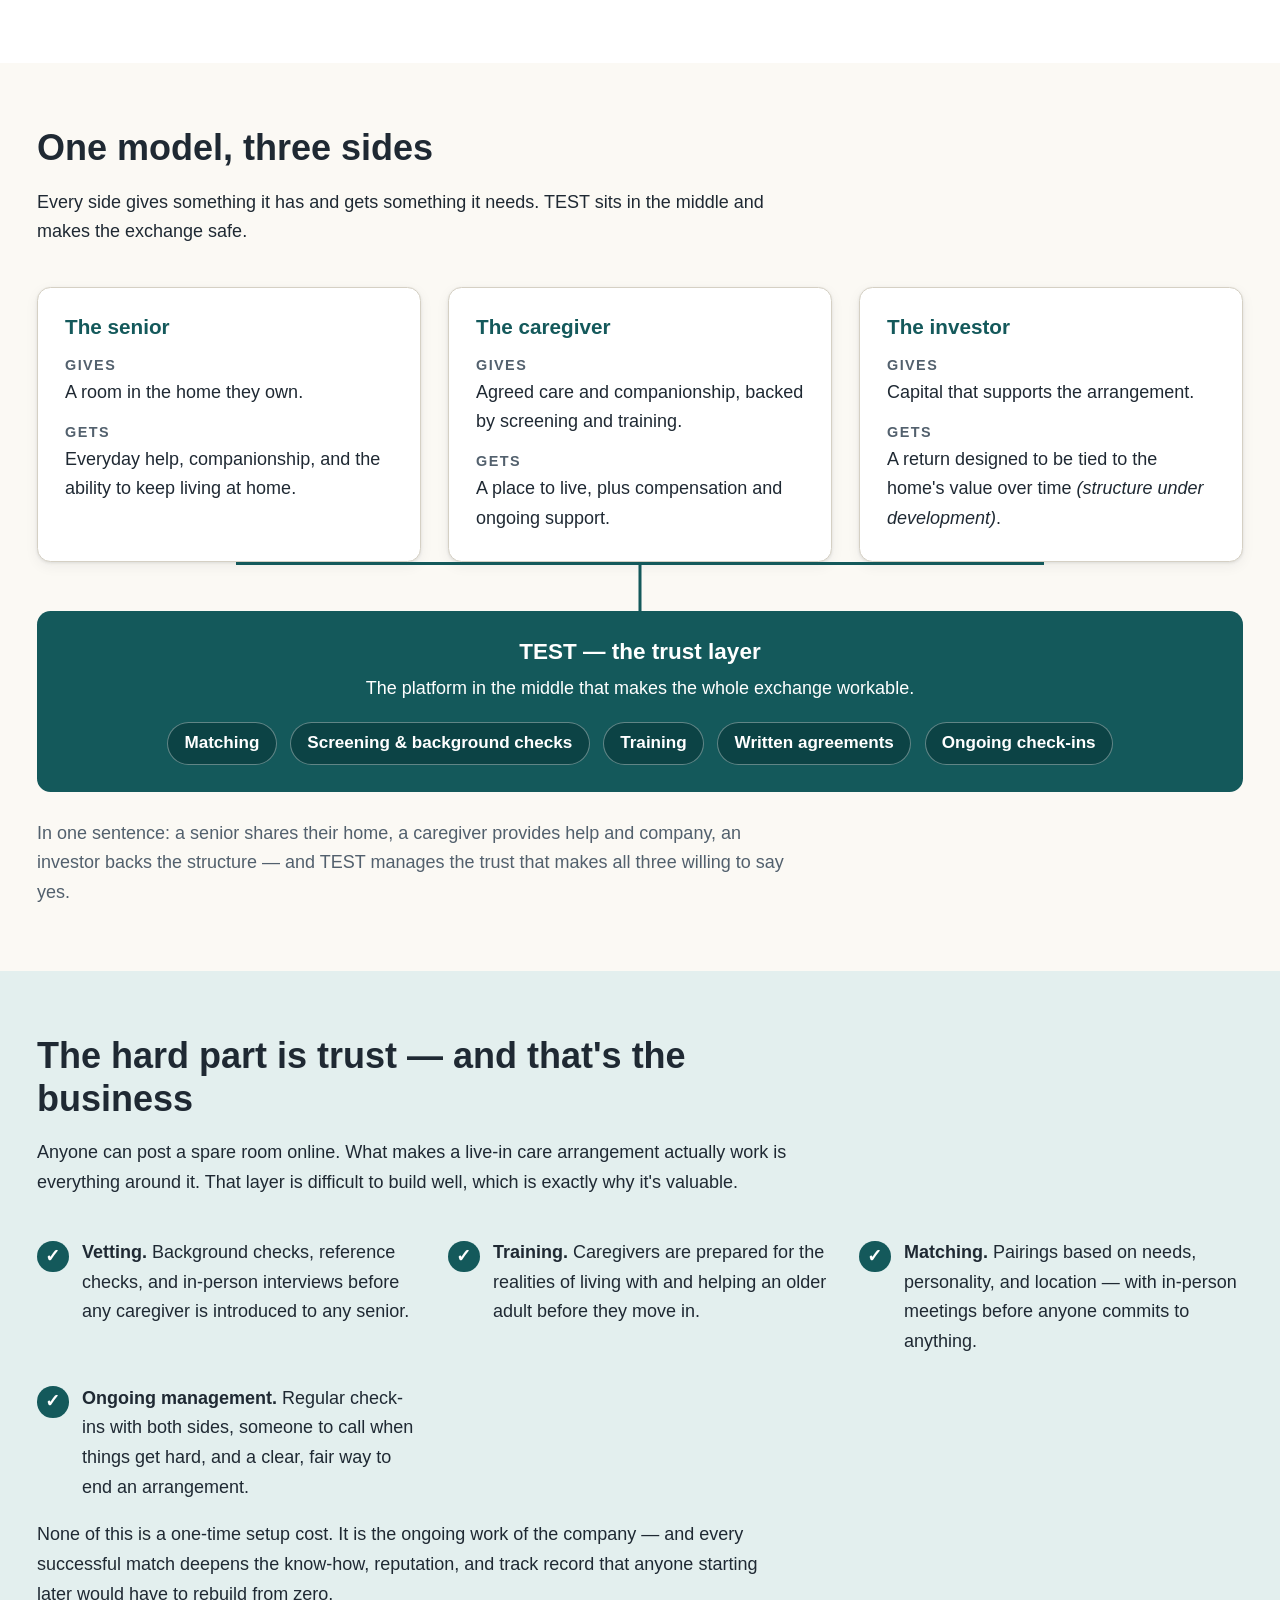
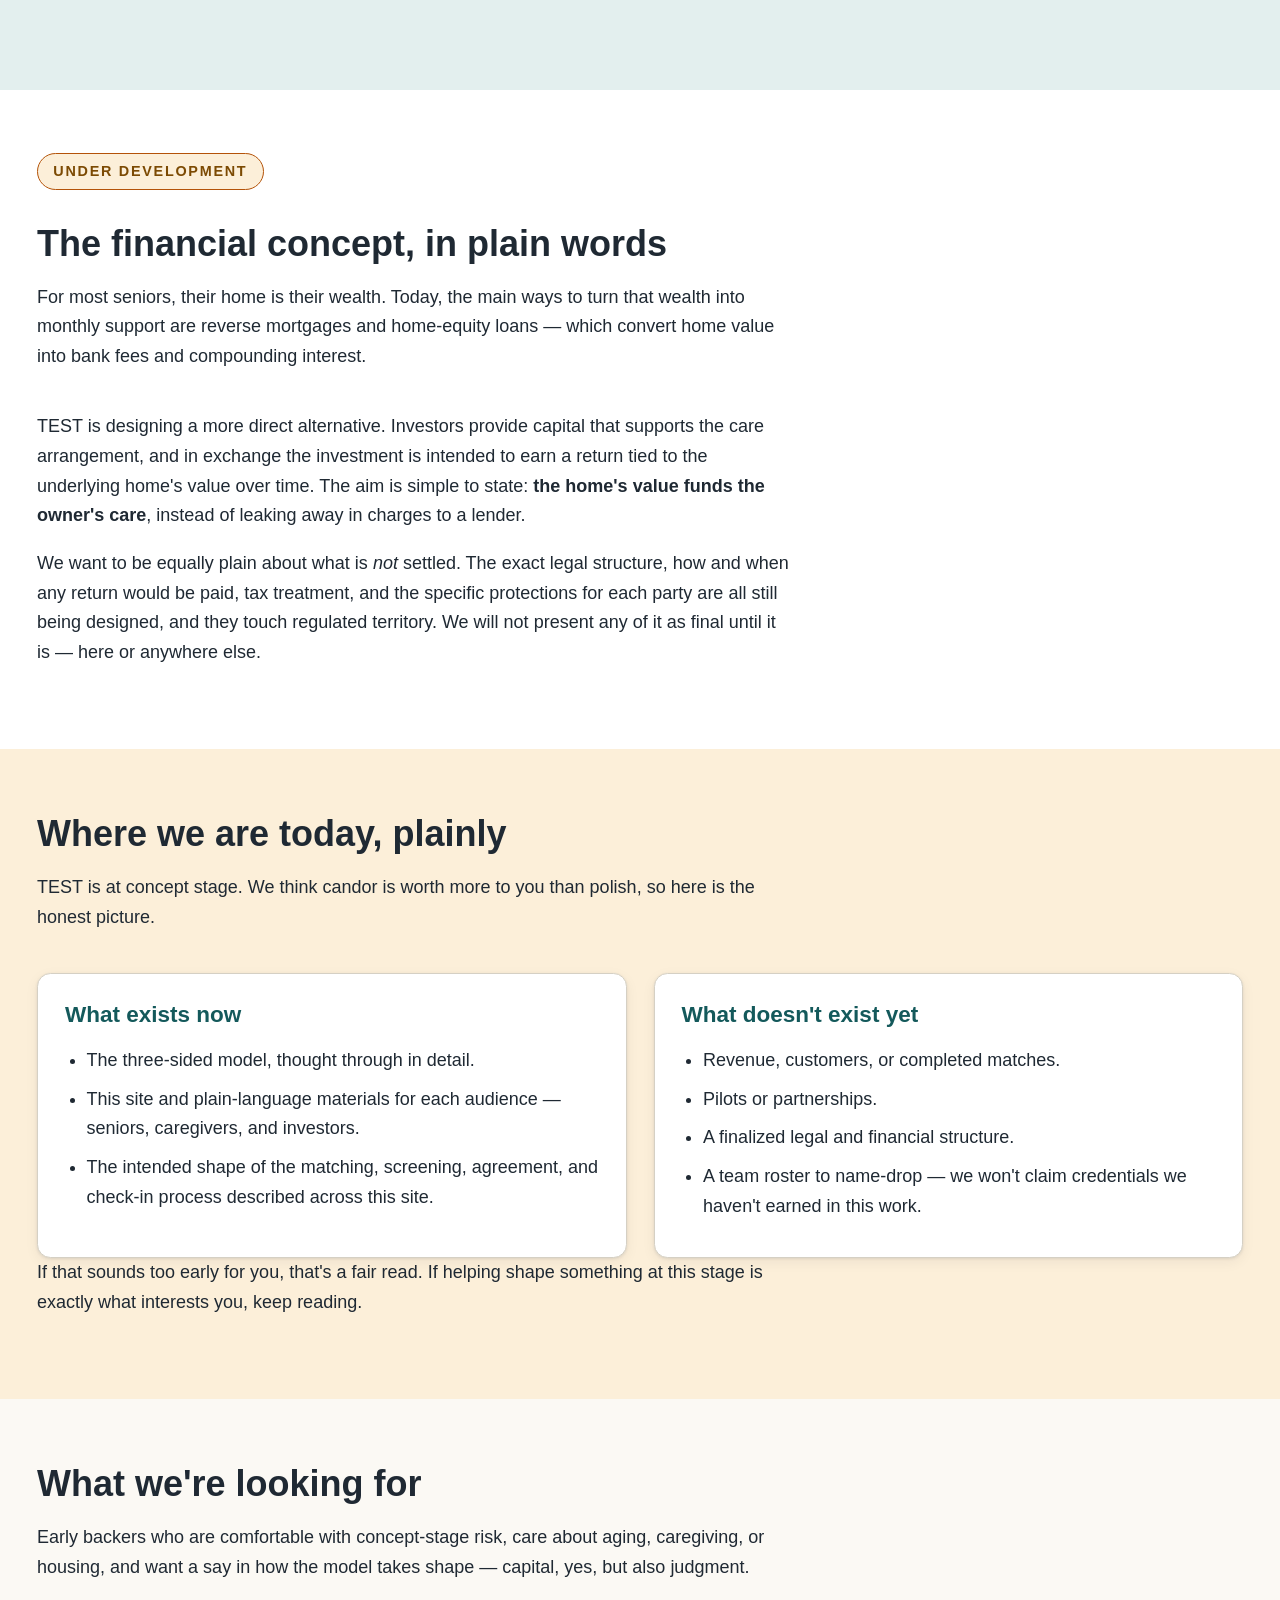
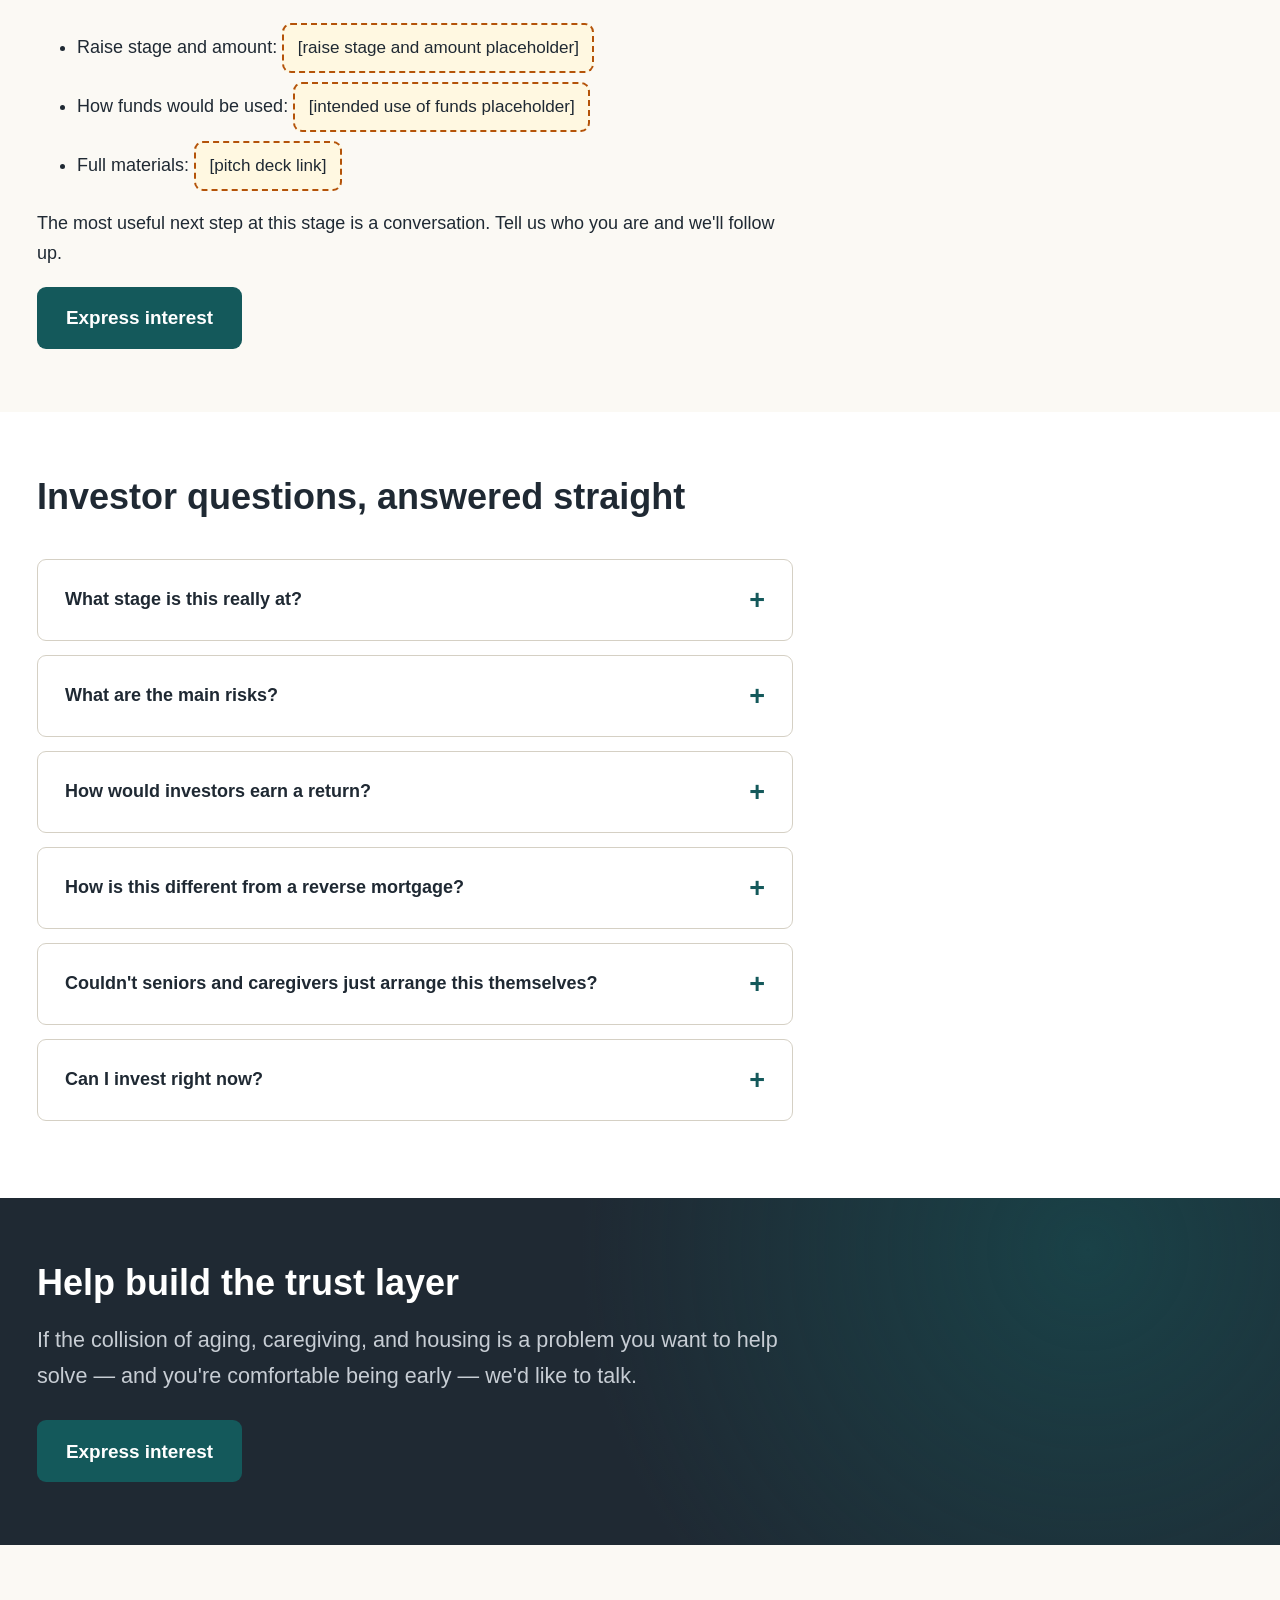
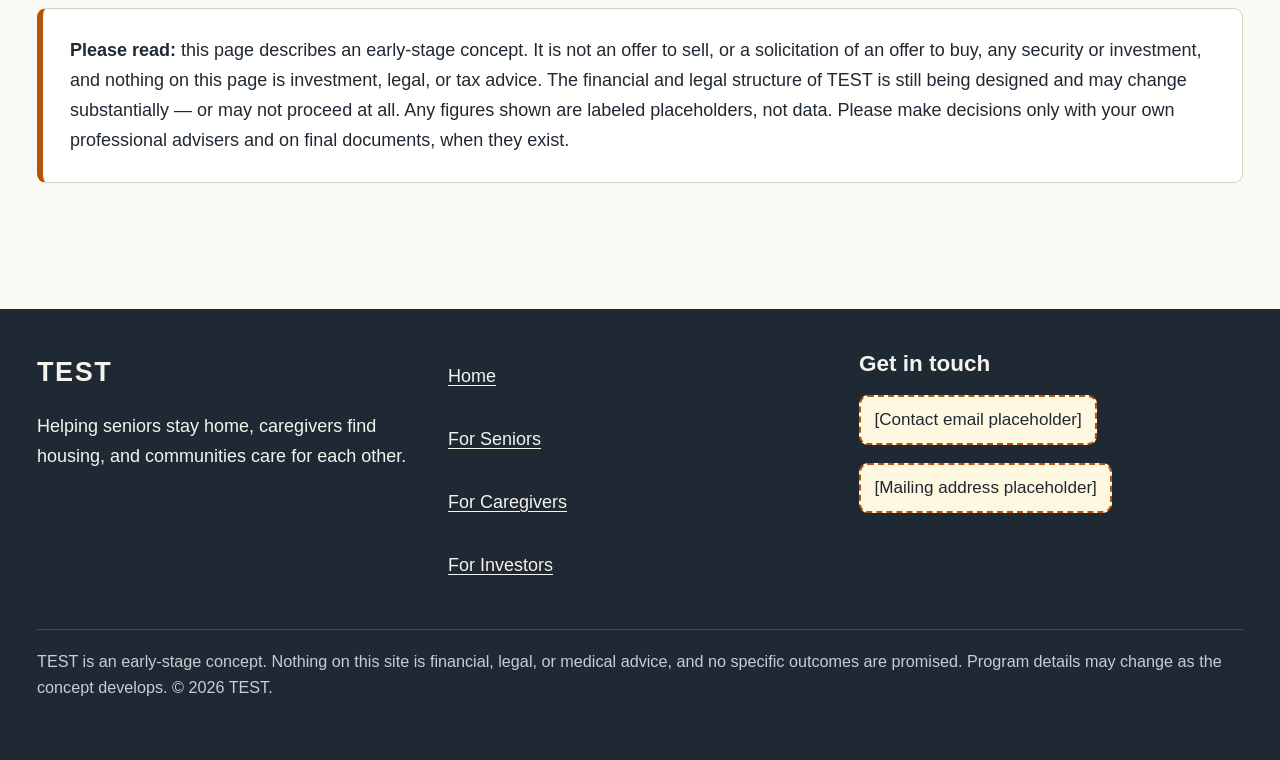
<file: investors.html>
<!DOCTYPE html>
<html lang="en">
<head>
  <meta charset="UTF-8">
  <meta name="viewport" content="width=device-width, initial-scale=1">
  <title>For Investors — TEST</title>
  <meta name="description" content="An aging population, a caregiver shortage, and a housing crunch — one early-stage model that answers all three. The TEST concept, explained plainly for investors.">
  <link rel="stylesheet" href="css/styles.css">
  <link rel="stylesheet" href="css/investors.css">
</head>
<body class="page-investors">
  <a class="skip-link" href="#main">Skip to main content</a>

  <header class="site-header">
    <div class="container utility-bar">
      <div class="text-size-controls" hidden>
        <span class="text-size-label" id="text-size-label">Text size: <strong class="text-size-status">100%</strong></span>
        <button type="button" class="text-size-btn" data-text-size="down" aria-describedby="text-size-label">
          A&minus;<span class="visually-hidden"> Make text smaller</span>
        </button>
        <button type="button" class="text-size-btn" data-text-size="up" aria-describedby="text-size-label">
          A+<span class="visually-hidden"> Make text larger</span>
        </button>
      </div>
    </div>
    <div class="container header-bar">
      <a class="brand" href="index.html">
        <span class="brand-name">TEST</span>
        <span class="brand-tagline">Care at home, for everyone involved</span>
      </a>
      <button type="button" class="nav-toggle" aria-expanded="false" aria-controls="site-nav">
        Menu
      </button>
      <nav class="site-nav" id="site-nav" aria-label="Main navigation">
        <ul>
          <li><a href="index.html">Home</a></li>
          <li><a href="seniors.html">For Seniors</a></li>
          <li><a href="caregivers.html">For Caregivers</a></li>
          <li><a href="investors.html" aria-current="page">For Investors</a></li>
        </ul>
      </nav>
    </div>
  </header>

  <main id="main">

    <section class="section-dark">
      <div class="container">
        <p class="eyebrow">For investors</p>
        <h1>Three converging pressures. One model.</h1>
        <p class="lede">America is aging and overwhelmingly wants to age at home. Professional care is expensive and short-staffed. Younger people are priced out of housing. TEST is an early-stage concept that answers all three at once — seniors stay home, caregivers gain housing, and investors back the structure that holds it together.</p>
        <div class="btn-row">
          <a class="btn btn-primary" href="index.html#interest">Express interest</a>
          <a class="btn btn-secondary" href="#model">See how the model works</a>
        </div>
        <p class="hero-note">This is a concept-stage venture, and this page says so plainly. What you'll find here is the model — not inflated claims.</p>
      </div>
    </section>

    <section class="section section-white" id="problem">
      <div class="container">
        <div class="section-intro">
          <h2>Three problems that keep getting worse</h2>
          <p>Each of these is a large, well-documented problem on its own. Put side by side, they point at each other's solution.</p>
        </div>
        <ul class="stat-tiles">
          <li class="stat-tile">
            <h3>Seniors want to stay home</h3>
            <p class="stat-figure"><span class="placeholder-note">[share of U.S. seniors who prefer to age in place &mdash; figure]</span></p>
            <p>Most older adults say they want to remain in their own homes as they age — and moving to a facility is often the outcome they fear most.</p>
          </li>
          <li class="stat-tile">
            <h3>Care is scarce and costly</h3>
            <p class="stat-figure"><span class="placeholder-note">[caregiver shortage statistic]</span></p>
            <p>Professional in-home care is expensive, and there are not enough caregivers to meet demand — a gap that widens every year.</p>
          </li>
          <li class="stat-tile">
            <h3>Housing is out of reach</h3>
            <p class="stat-figure"><span class="placeholder-note">[housing affordability statistic for younger adults]</span></p>
            <p>For many younger people, rent takes an outsized share of income, and owning a home feels further away than it did for any recent generation.</p>
          </li>
        </ul>
        <p><strong>The thread that ties them together: many seniors are house rich and cash poor.</strong> They hold significant wealth in their homes — <span class="placeholder-note">[typical home equity held by senior homeowners &mdash; figure]</span> — but live on limited monthly income. The value that could pay for their care is locked in the walls around them, and their homes often have room to spare. The market these pressures create is substantial: <span class="placeholder-note">[U.S. seniors aging-in-place market size figure]</span>.</p>
      </div>
    </section>

    <section class="section" id="model">
      <div class="container">
        <div class="section-intro">
          <h2>One model, three sides</h2>
          <p>Every side gives something it has and gets something it needs. TEST sits in the middle and makes the exchange safe.</p>
        </div>
        <figure class="model-diagram">
          <ul class="model-nodes">
            <li class="model-node">
              <h3>The senior</h3>
              <ul class="model-exchange">
                <li><span class="exchange-tag">Gives</span> A room in the home they own.</li>
                <li><span class="exchange-tag">Gets</span> Everyday help, companionship, and the ability to keep living at home.</li>
              </ul>
            </li>
            <li class="model-node">
              <h3>The caregiver</h3>
              <ul class="model-exchange">
                <li><span class="exchange-tag">Gives</span> Agreed care and companionship, backed by screening and training.</li>
                <li><span class="exchange-tag">Gets</span> A place to live, plus compensation and ongoing support.</li>
              </ul>
            </li>
            <li class="model-node">
              <h3>The investor</h3>
              <ul class="model-exchange">
                <li><span class="exchange-tag">Gives</span> Capital that supports the arrangement.</li>
                <li><span class="exchange-tag">Gets</span> A return designed to be tied to the home's value over time <em>(structure under development)</em>.</li>
              </ul>
            </li>
          </ul>
          <div class="model-connector" aria-hidden="true"></div>
          <div class="model-core">
            <h3>TEST — the trust layer</h3>
            <p>The platform in the middle that makes the whole exchange workable.</p>
            <ul class="model-core-list">
              <li>Matching</li>
              <li>Screening &amp; background checks</li>
              <li>Training</li>
              <li>Written agreements</li>
              <li>Ongoing check-ins</li>
            </ul>
          </div>
          <figcaption class="model-caption">In one sentence: a senior shares their home, a caregiver provides help and company, an investor backs the structure — and TEST manages the trust that makes all three willing to say yes.</figcaption>
        </figure>
      </div>
    </section>

    <section class="section section-tint-teal" id="platform">
      <div class="container">
        <div class="section-intro">
          <h2>The hard part is trust — and that's the business</h2>
          <p>Anyone can post a spare room online. What makes a live-in care arrangement actually work is everything around it. That layer is difficult to build well, which is exactly why it's valuable.</p>
        </div>
        <ul class="trust-list">
          <li>
            <span class="trust-check" aria-hidden="true">&#10003;</span>
            <div><strong>Vetting.</strong> Background checks, reference checks, and in-person interviews before any caregiver is introduced to any senior.</div>
          </li>
          <li>
            <span class="trust-check" aria-hidden="true">&#10003;</span>
            <div><strong>Training.</strong> Caregivers are prepared for the realities of living with and helping an older adult before they move in.</div>
          </li>
          <li>
            <span class="trust-check" aria-hidden="true">&#10003;</span>
            <div><strong>Matching.</strong> Pairings based on needs, personality, and location — with in-person meetings before anyone commits to anything.</div>
          </li>
          <li>
            <span class="trust-check" aria-hidden="true">&#10003;</span>
            <div><strong>Ongoing management.</strong> Regular check-ins with both sides, someone to call when things get hard, and a clear, fair way to end an arrangement.</div>
          </li>
        </ul>
        <p>None of this is a one-time setup cost. It is the ongoing work of the company — and every successful match deepens the know-how, reputation, and track record that anyone starting later would have to rebuild from zero.</p>
      </div>
    </section>

    <section class="section section-white" id="financial">
      <div class="container">
        <div class="section-intro">
          <p><span class="concept-badge">Under development</span></p>
          <h2>The financial concept, in plain words</h2>
          <p>For most seniors, their home is their wealth. Today, the main ways to turn that wealth into monthly support are reverse mortgages and home-equity loans — which convert home value into bank fees and compounding interest.</p>
        </div>
        <p>TEST is designing a more direct alternative. Investors provide capital that supports the care arrangement, and in exchange the investment is intended to earn a return tied to the underlying home's value over time. The aim is simple to state: <strong>the home's value funds the owner's care</strong>, instead of leaking away in charges to a lender.</p>
        <p>We want to be equally plain about what is <em>not</em> settled. The exact legal structure, how and when any return would be paid, tax treatment, and the specific protections for each party are all still being designed, and they touch regulated territory. We will not present any of it as final until it is — here or anywhere else.</p>
      </div>
    </section>

    <section class="section section-tint-amber" id="status">
      <div class="container">
        <div class="section-intro">
          <h2>Where we are today, plainly</h2>
          <p>TEST is at concept stage. We think candor is worth more to you than polish, so here is the honest picture.</p>
        </div>
        <div class="status-grid">
          <div class="status-panel">
            <h3>What exists now</h3>
            <ul>
              <li>The three-sided model, thought through in detail.</li>
              <li>This site and plain-language materials for each audience — seniors, caregivers, and investors.</li>
              <li>The intended shape of the matching, screening, agreement, and check-in process described across this site.</li>
            </ul>
          </div>
          <div class="status-panel">
            <h3>What doesn't exist yet</h3>
            <ul>
              <li>Revenue, customers, or completed matches.</li>
              <li>Pilots or partnerships.</li>
              <li>A finalized legal and financial structure.</li>
              <li>A team roster to name-drop — we won't claim credentials we haven't earned in this work.</li>
            </ul>
          </div>
        </div>
        <p>If that sounds too early for you, that's a fair read. If helping shape something at this stage is exactly what interests you, keep reading.</p>
      </div>
    </section>

    <section class="section" id="looking-for">
      <div class="container">
        <div class="section-intro">
          <h2>What we're looking for</h2>
          <p>Early backers who are comfortable with concept-stage risk, care about aging, caregiving, or housing, and want a say in how the model takes shape — capital, yes, but also judgment.</p>
        </div>
        <ul>
          <li>Raise stage and amount: <span class="placeholder-note">[raise stage and amount placeholder]</span></li>
          <li>How funds would be used: <span class="placeholder-note">[intended use of funds placeholder]</span></li>
          <li>Full materials: <span class="placeholder-note">[pitch deck link]</span></li>
        </ul>
        <p>The most useful next step at this stage is a conversation. Tell us who you are and we'll follow up.</p>
        <div class="btn-row">
          <a class="btn btn-primary" href="index.html#interest">Express interest</a>
        </div>
      </div>
    </section>

    <section class="section section-white" id="faq">
      <div class="container">
        <div class="section-intro">
          <h2>Investor questions, answered straight</h2>
        </div>
        <div class="faq">
          <details>
            <summary>What stage is this really at?</summary>
            <div>
              <p>Concept stage. There is no revenue, no completed matches, no pilots, and the financial structure is still being designed. What exists is the model, the thinking behind it, and the materials you're reading. We'd rather you know that from us, on page one, than discover it in diligence.</p>
            </div>
          </details>
          <details>
            <summary>What are the main risks?</summary>
            <div>
              <p>Three stand out, and we'd flag them even if you didn't ask.</p>
              <p><strong>Regulatory.</strong> The model sits where housing, caregiving, and home-equity finance meet — each regulated, with rules that vary by place and can change. The structure has to be designed carefully around them, and that design isn't finished.</p>
              <p><strong>Trust and matching.</strong> The whole model rests on matches being safe and successful. Building the vetting, training, and support to deliver that consistently is the hardest part of the business — and any serious failure would damage it.</p>
              <p><strong>Early stage.</strong> Our assumptions haven't been tested in the market. Plans will change, timelines are uncertain, and any eventual investment could be lost entirely.</p>
            </div>
          </details>
          <details>
            <summary>How would investors earn a return?</summary>
            <div>
              <p>The concept: investor capital supports the care arrangement, and the investment is intended to earn a return tied to the underlying home's value over time. How and when any return would be paid is not yet final, and we make no promises about outcomes. When the structure is designed and reviewed, we'll share it in full — until then we won't describe it as settled.</p>
            </div>
          </details>
          <details>
            <summary>How is this different from a reverse mortgage?</summary>
            <div>
              <p>A reverse mortgage is a loan against the home: the senior gets cash, and fees plus compounding interest flow to a lender. The TEST concept is intended to be more direct and more humane — the home's value funds care and companionship in the home itself, with the arrangement managed by people who stay involved. That's the design goal; the exact mechanics are still under development.</p>
            </div>
          </details>
          <details>
            <summary>Couldn't seniors and caregivers just arrange this themselves?</summary>
            <div>
              <p>Some do, informally — and when it goes well, it's wonderful. But without screening, training, clear agreements, and someone to call when things get hard, the risk falls entirely on two strangers. That trust layer is precisely what most people can't build on their own, and it's the product.</p>
            </div>
          </details>
          <details>
            <summary>Can I invest right now?</summary>
            <div>
              <p>No. Nothing on this page is an offer, and there is nothing to buy today. What you can do is tell us you're interested — we'll start a conversation, keep you informed as the structure takes shape, and come back to you when there is something concrete to consider.</p>
            </div>
          </details>
        </div>
      </div>
    </section>

    <section class="section-dark" id="talk">
      <div class="container">
        <h2>Help build the trust layer</h2>
        <p class="lede">If the collision of aging, caregiving, and housing is a problem you want to help solve — and you're comfortable being early — we'd like to talk.</p>
        <div class="btn-row">
          <a class="btn btn-primary" href="index.html#interest">Express interest</a>
        </div>
      </div>
    </section>

    <section class="section" id="disclaimer">
      <div class="container">
        <p class="invest-disclaimer"><strong>Please read:</strong> this page describes an early-stage concept. It is not an offer to sell, or a solicitation of an offer to buy, any security or investment, and nothing on this page is investment, legal, or tax advice. The financial and legal structure of TEST is still being designed and may change substantially — or may not proceed at all. Any figures shown are labeled placeholders, not data. Please make decisions only with your own professional advisers and on final documents, when they exist.</p>
      </div>
    </section>

  </main>

  <footer class="site-footer">
    <div class="container">
      <div class="footer-grid">
        <div>
          <p class="footer-brand">TEST</p>
          <p>Helping seniors stay home, caregivers find housing, and communities care for each other.</p>
        </div>
        <nav aria-label="Footer navigation">
          <ul>
            <li><a href="index.html">Home</a></li>
            <li><a href="seniors.html">For Seniors</a></li>
            <li><a href="caregivers.html">For Caregivers</a></li>
            <li><a href="investors.html">For Investors</a></li>
          </ul>
        </nav>
        <div>
          <h3>Get in touch</h3>
          <p><span class="placeholder-note">[Contact email placeholder]</span></p>
          <p><span class="placeholder-note">[Mailing address placeholder]</span></p>
        </div>
      </div>
      <p class="footer-disclaimer">TEST is an early-stage concept. Nothing on this site is financial, legal, or medical advice, and no specific outcomes are promised. Program details may change as the concept develops. &copy; 2026 TEST.</p>
    </div>
  </footer>

  <script src="js/main.js"></script>
</body>
</html>
</file>
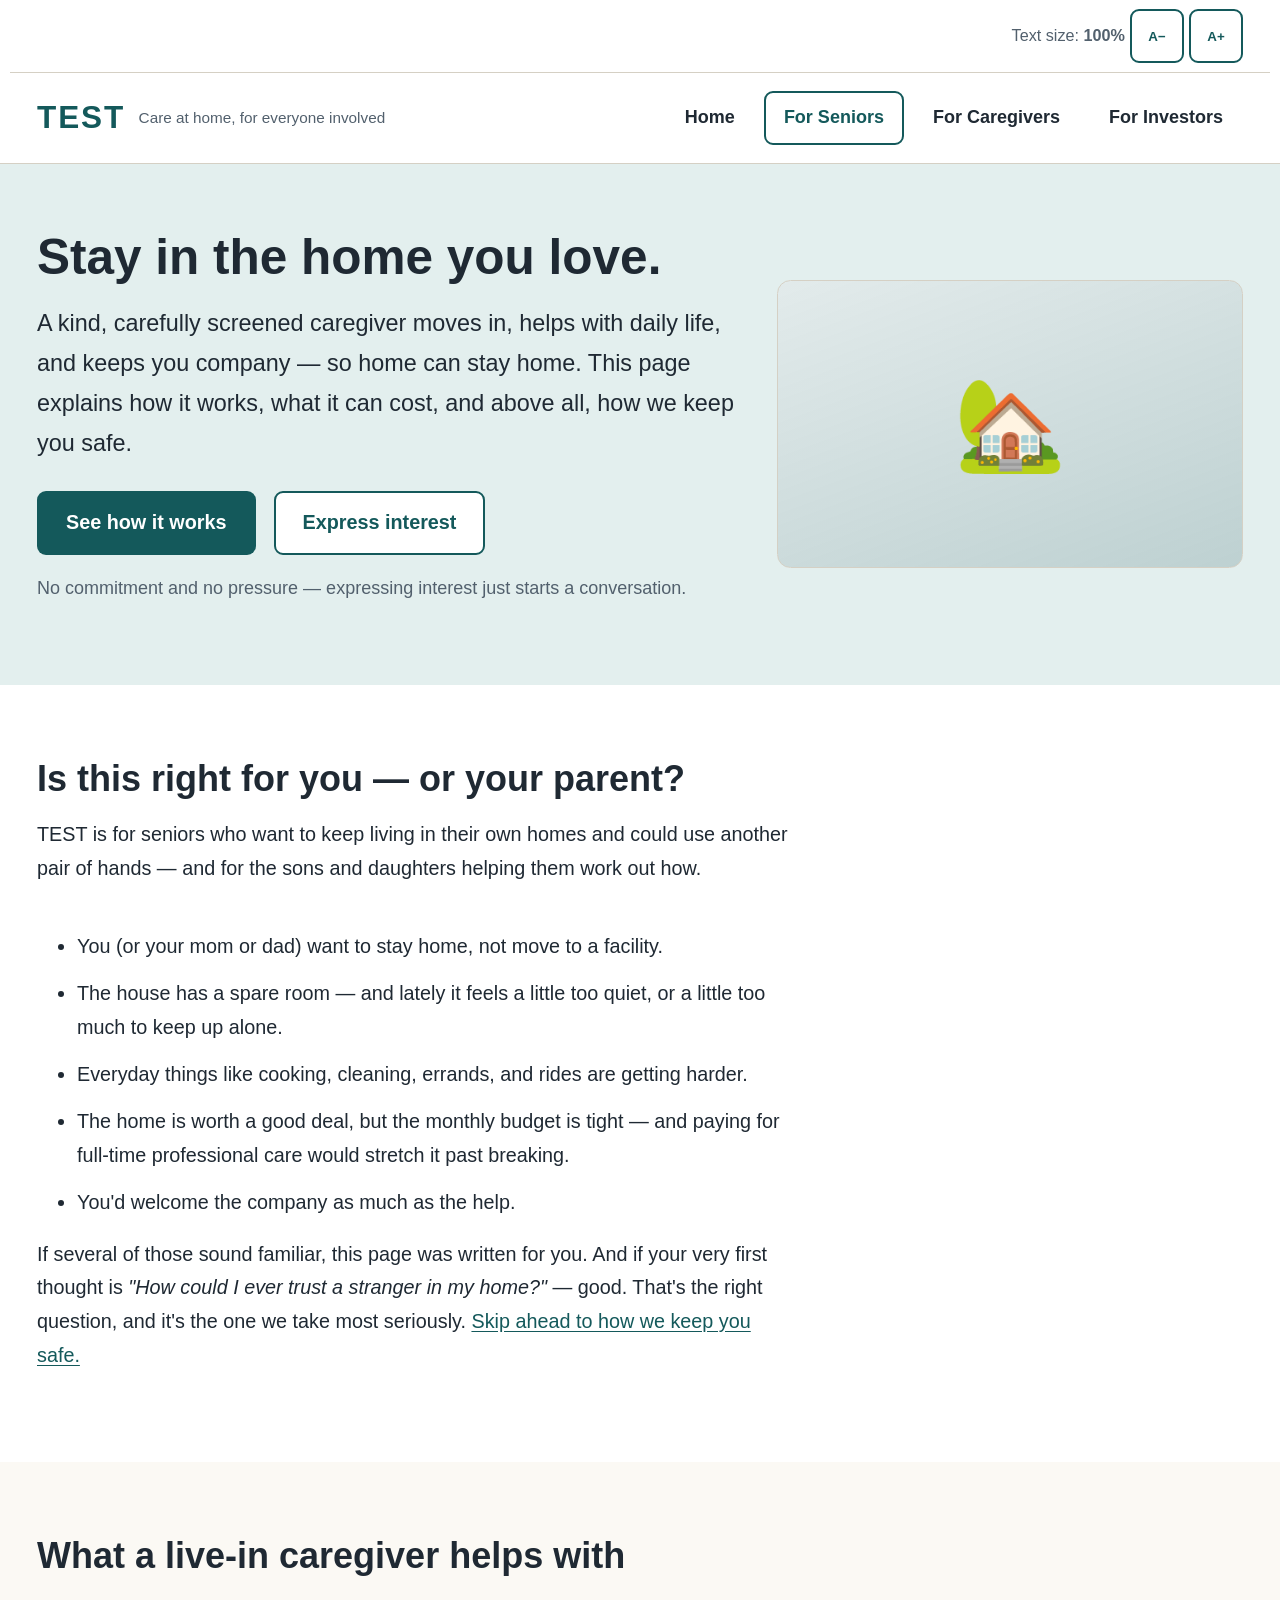
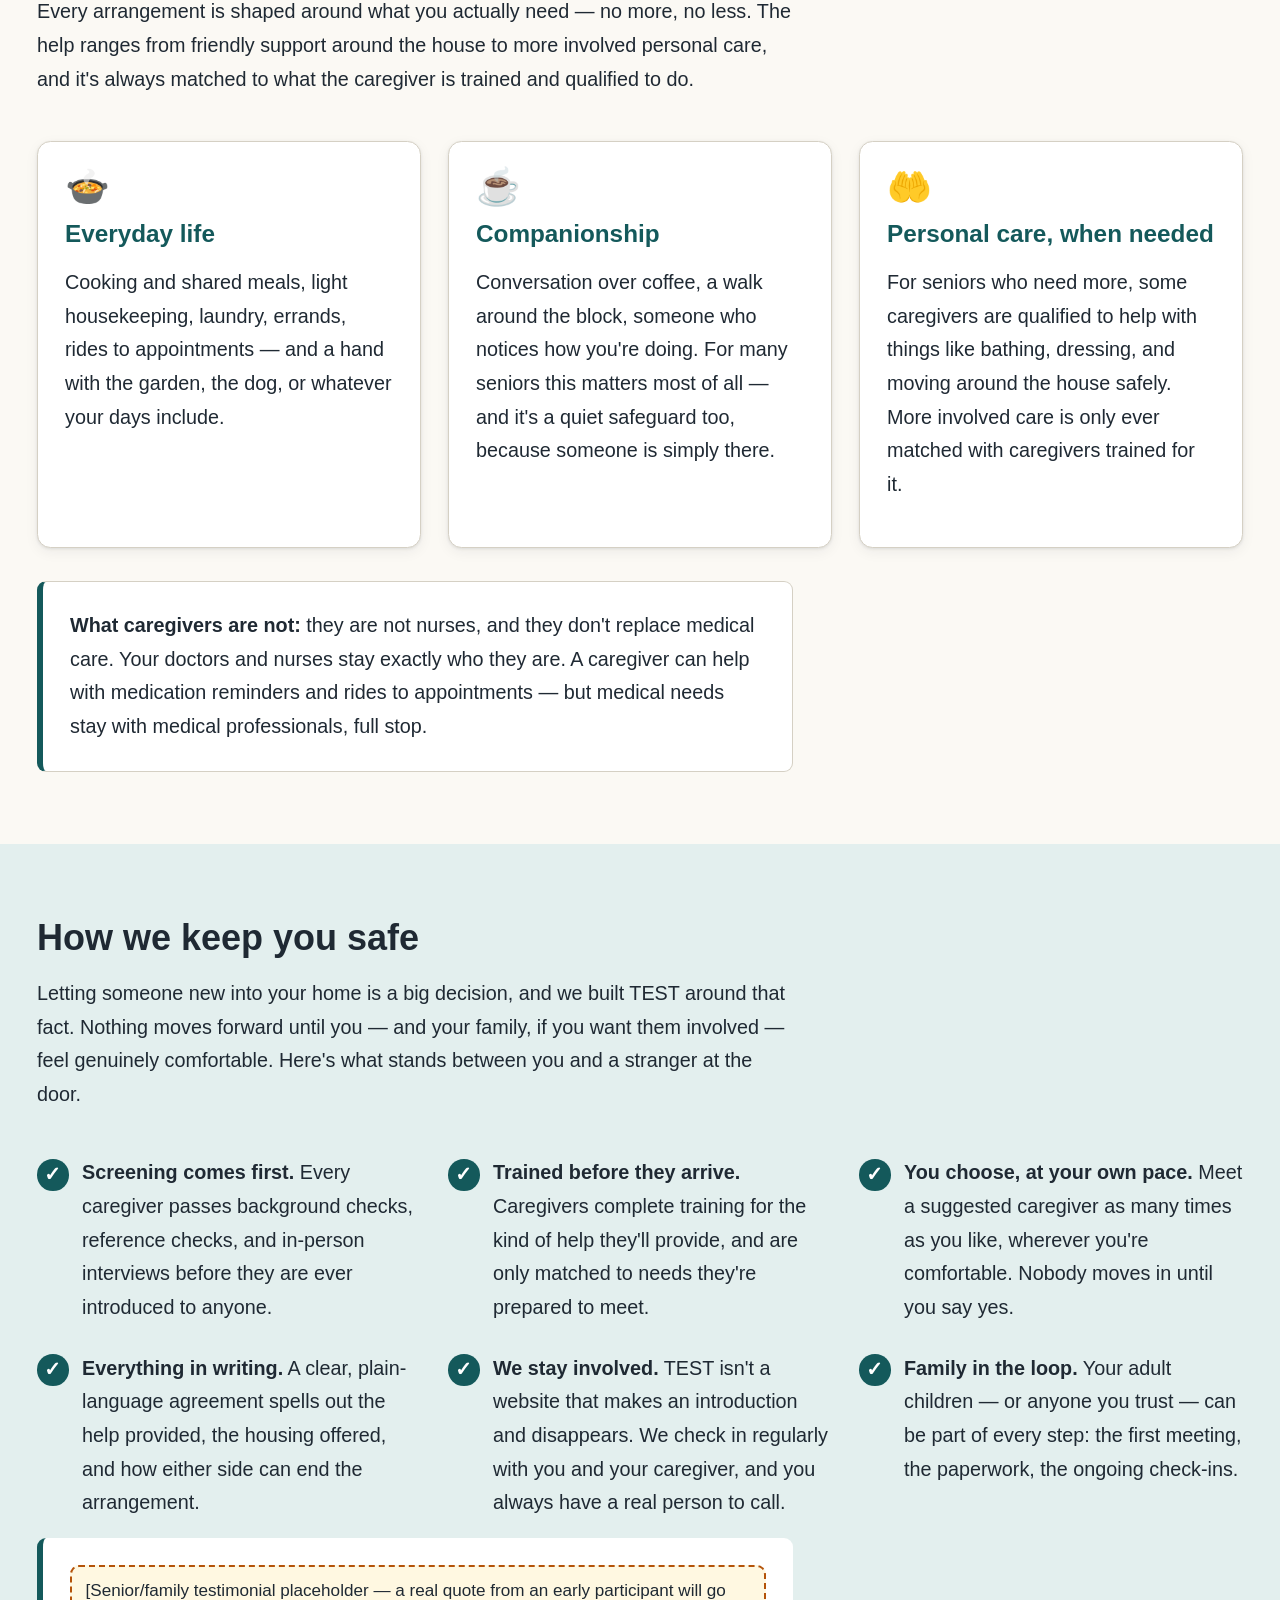
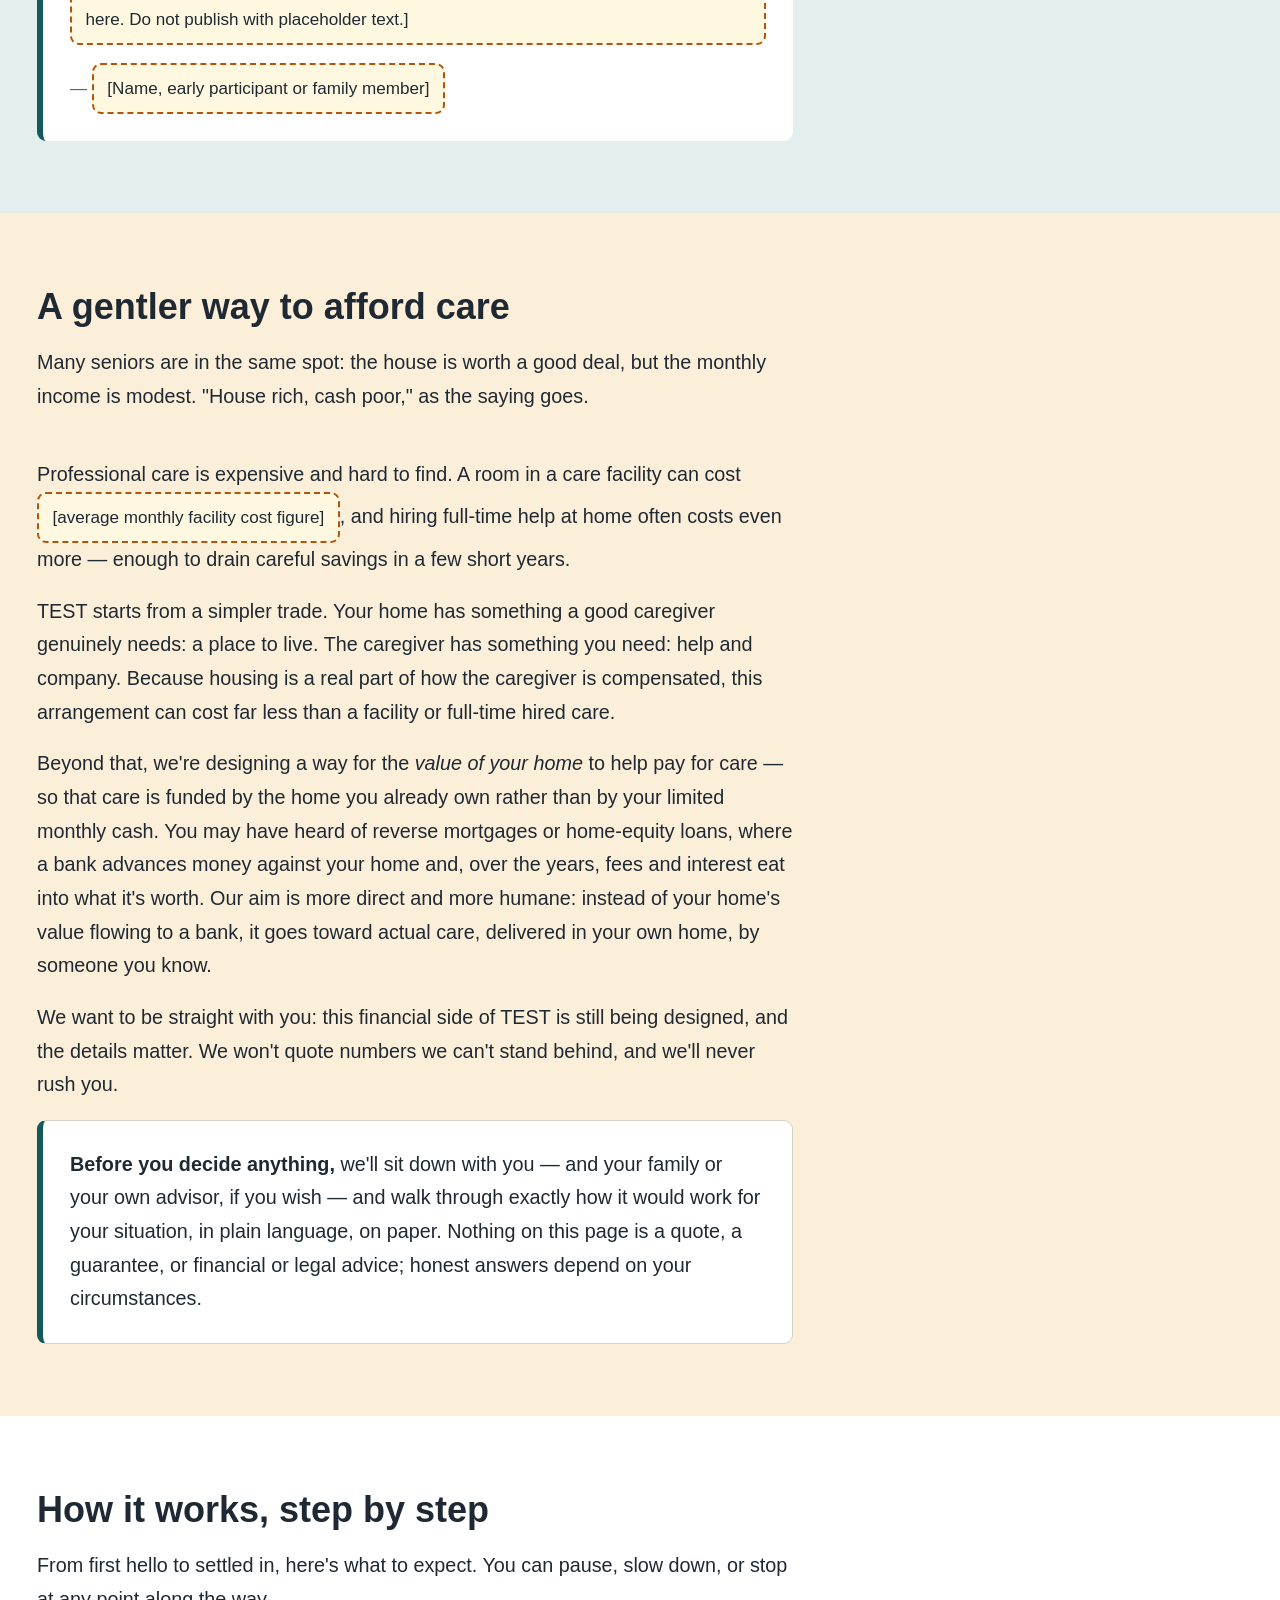
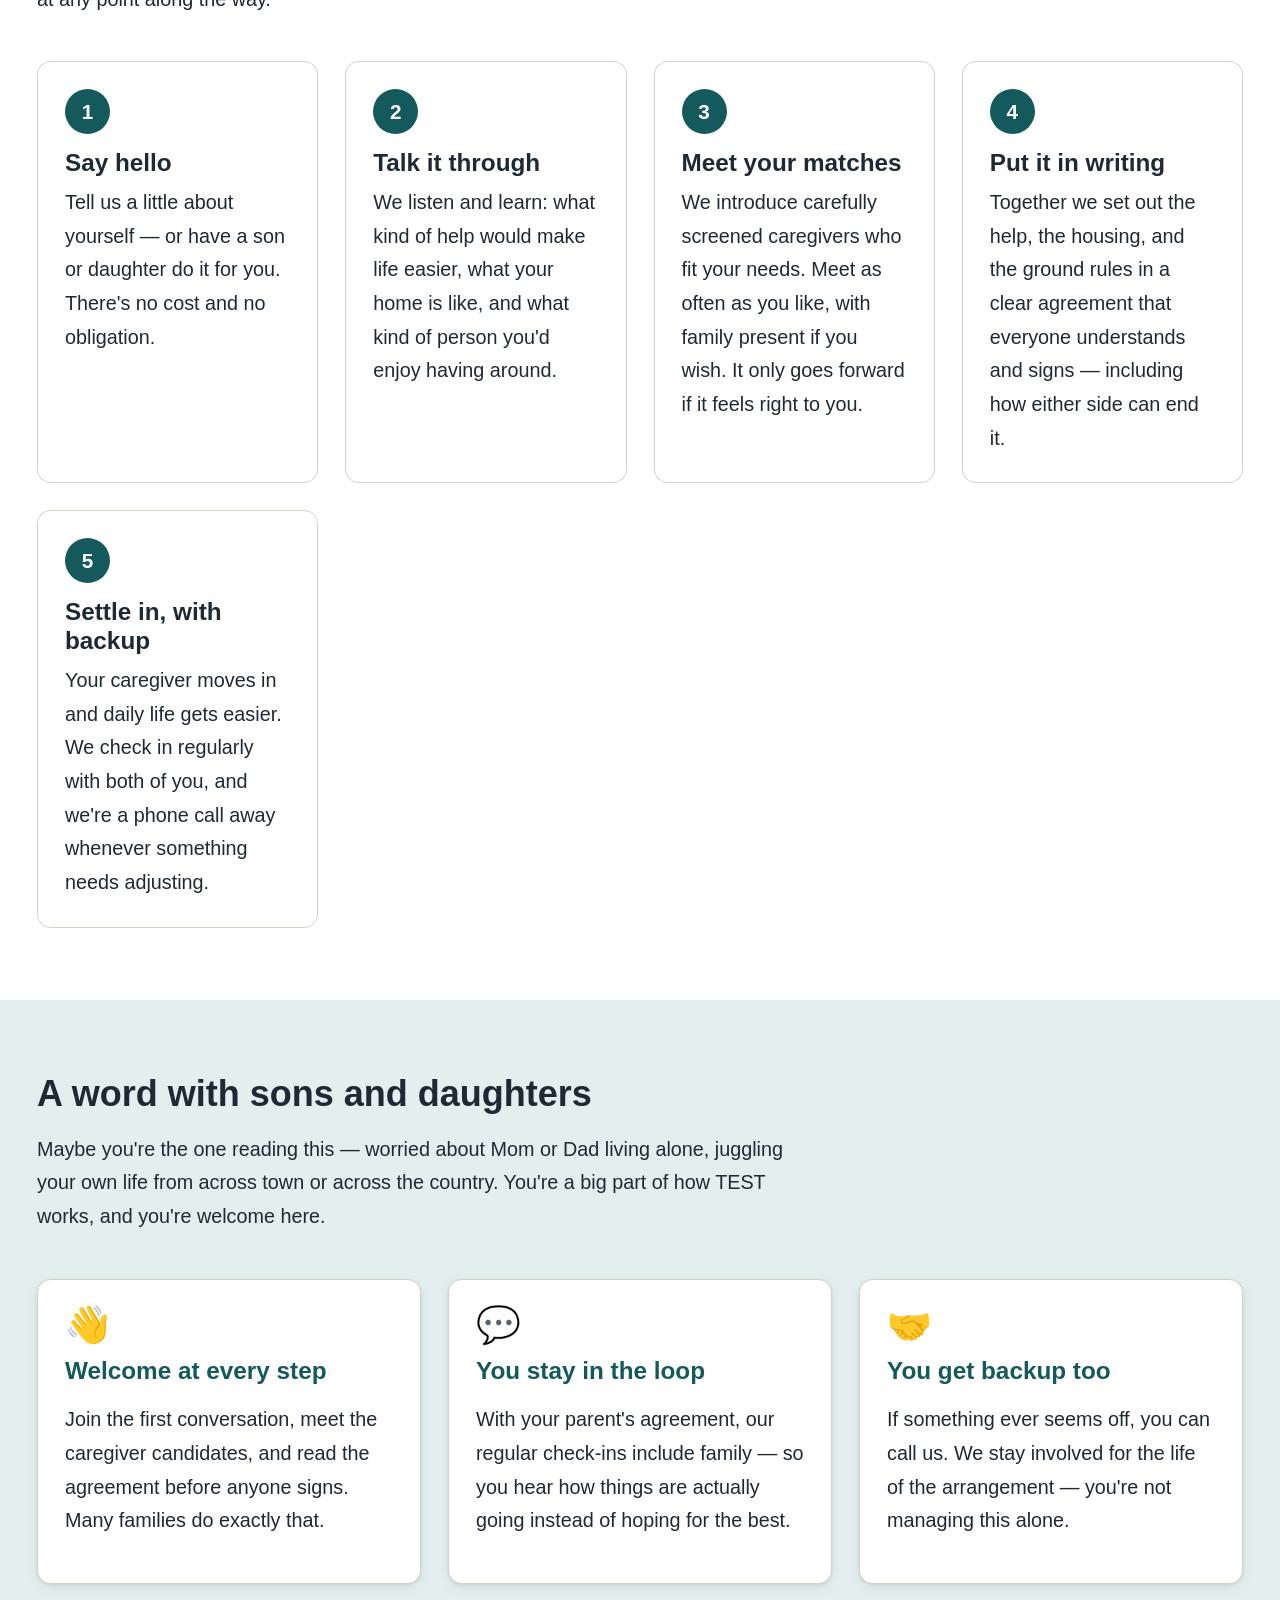
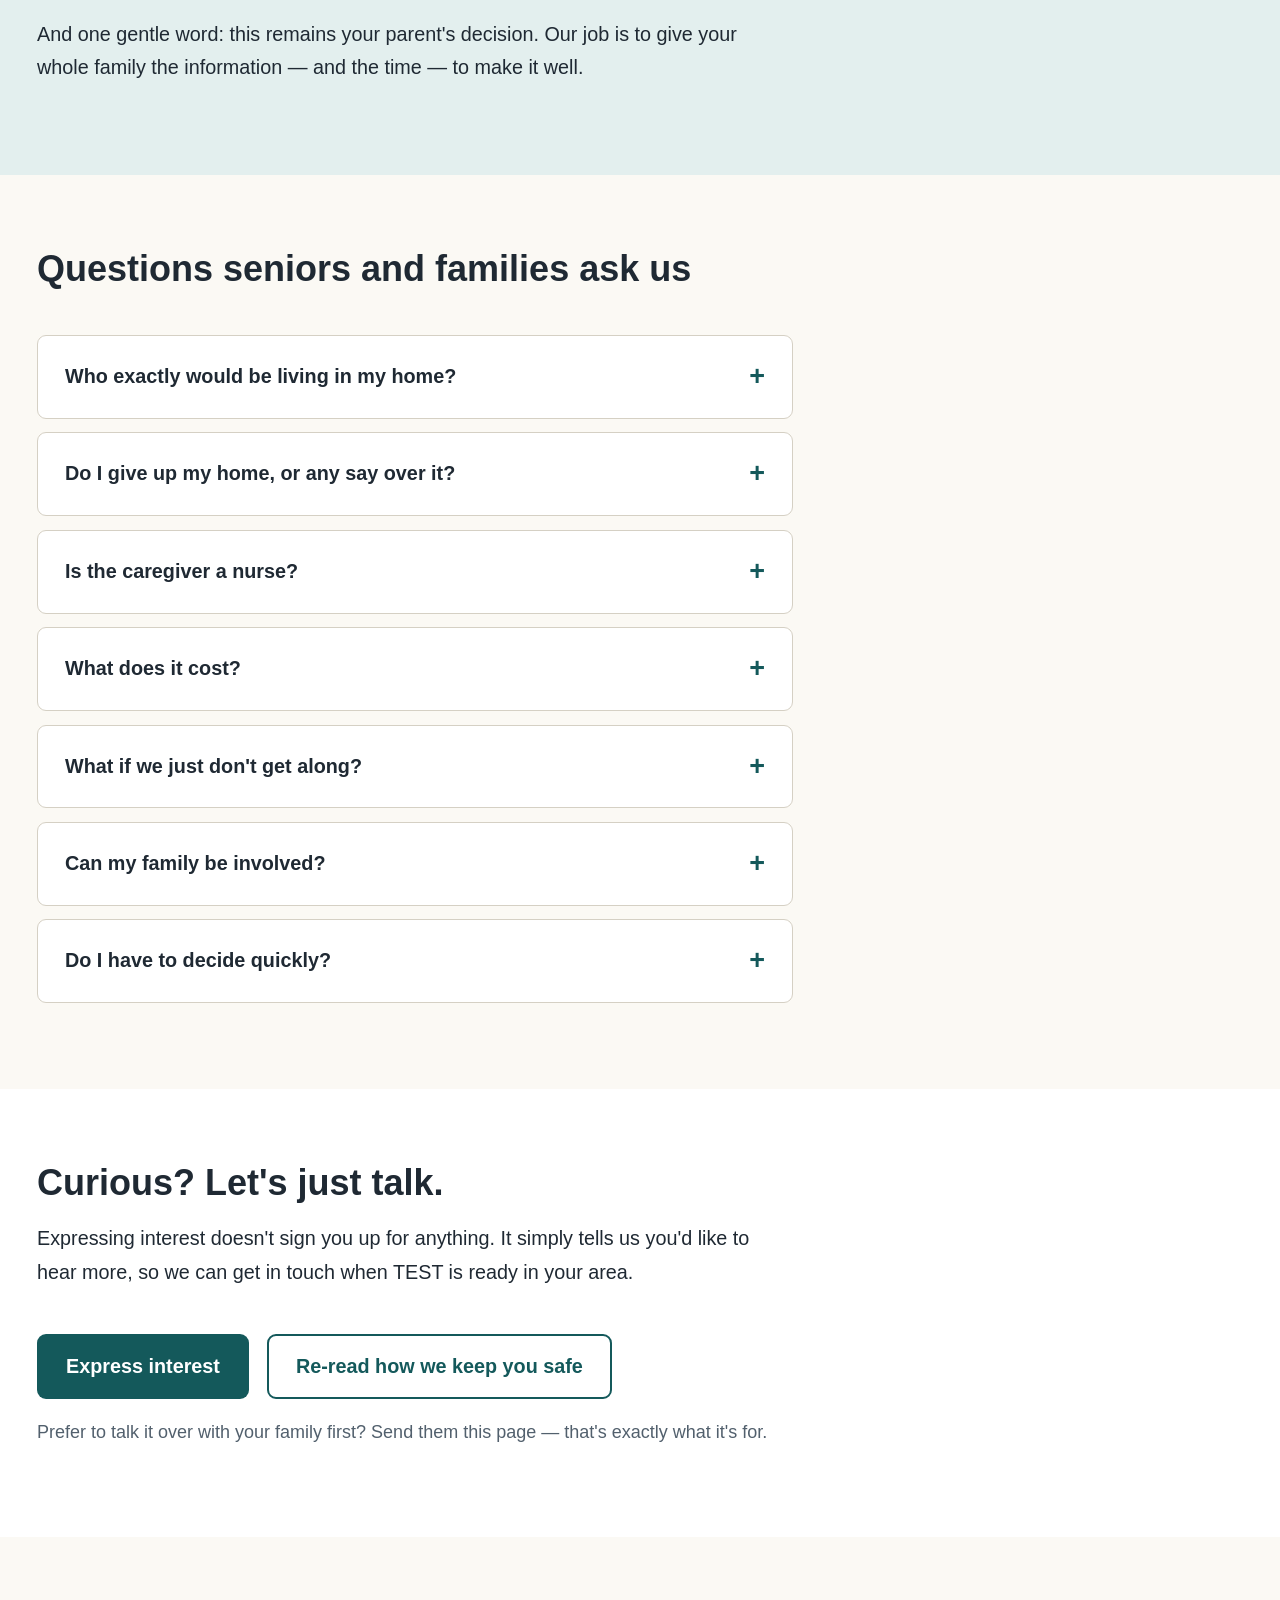
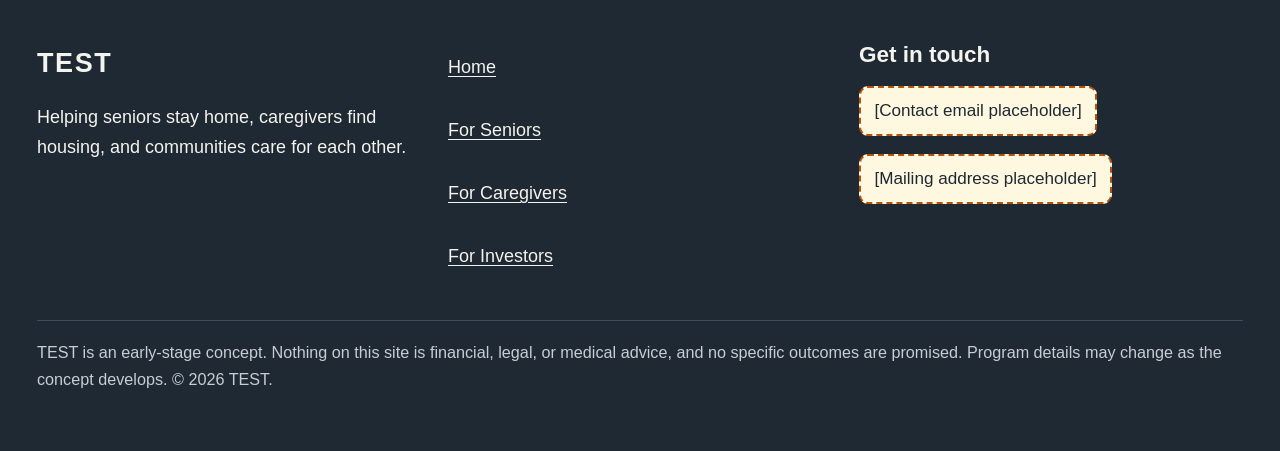
<file: seniors.html>
<!DOCTYPE html>
<html lang="en">
<head>
  <meta charset="UTF-8">
  <meta name="viewport" content="width=device-width, initial-scale=1">
  <title>For Seniors &amp; Families — Stay in the Home You Love — TEST</title>
  <meta name="description" content="How TEST helps seniors keep living at home with a carefully screened live-in caregiver: what the help includes, how vetting and check-ins keep you safe, and how the value of your home can help pay for care.">
  <link rel="stylesheet" href="css/styles.css">
  <link rel="stylesheet" href="css/seniors.css">
</head>
<body class="page-seniors">
  <a class="skip-link" href="#main">Skip to main content</a>

  <header class="site-header">
    <div class="container utility-bar">
      <div class="text-size-controls" hidden>
        <span class="text-size-label" id="text-size-label">Text size: <strong class="text-size-status">100%</strong></span>
        <button type="button" class="text-size-btn" data-text-size="down" aria-describedby="text-size-label">
          A&minus;<span class="visually-hidden"> Make text smaller</span>
        </button>
        <button type="button" class="text-size-btn" data-text-size="up" aria-describedby="text-size-label">
          A+<span class="visually-hidden"> Make text larger</span>
        </button>
      </div>
    </div>
    <div class="container header-bar">
      <a class="brand" href="index.html">
        <span class="brand-name">TEST</span>
        <span class="brand-tagline">Care at home, for everyone involved</span>
      </a>
      <button type="button" class="nav-toggle" aria-expanded="false" aria-controls="site-nav">
        Menu
      </button>
      <nav class="site-nav" id="site-nav" aria-label="Main navigation">
        <ul>
          <li><a href="index.html">Home</a></li>
          <li><a href="seniors.html" aria-current="page">For Seniors</a></li>
          <li><a href="caregivers.html">For Caregivers</a></li>
          <li><a href="investors.html">For Investors</a></li>
        </ul>
      </nav>
    </div>
  </header>

  <main id="main">

    <section class="hero">
      <div class="container hero-inner">
        <div>
          <h1>Stay in the home you love.</h1>
          <p class="lede">A kind, carefully screened caregiver moves in, helps with daily life, and keeps you company — so home can stay home. This page explains how it works, what it can cost, and above all, how we keep you safe.</p>
          <div class="btn-row">
            <a class="btn btn-primary" href="#how-it-works">See how it works</a>
            <a class="btn btn-secondary" href="index.html#interest">Express interest</a>
          </div>
          <p class="gentle-note">No commitment and no pressure — expressing interest just starts a conversation.</p>
        </div>
        <div class="hero-figure" role="presentation" aria-hidden="true"></div>
      </div>
    </section>

    <section class="section section-white" id="right-for-you">
      <div class="container">
        <div class="section-intro">
          <h2>Is this right for you — or your parent?</h2>
          <p>TEST is for seniors who want to keep living in their own homes and could use another pair of hands — and for the sons and daughters helping them work out how.</p>
        </div>
        <ul class="checklist">
          <li>You (or your mom or dad) want to stay home, not move to a facility.</li>
          <li>The house has a spare room — and lately it feels a little too quiet, or a little too much to keep up alone.</li>
          <li>Everyday things like cooking, cleaning, errands, and rides are getting harder.</li>
          <li>The home is worth a good deal, but the monthly budget is tight — and paying for full-time professional care would stretch it past breaking.</li>
          <li>You'd welcome the company as much as the help.</li>
        </ul>
        <p>If several of those sound familiar, this page was written for you. And if your very first thought is <em>"How could I ever trust a stranger in my home?"</em> — good. That's the right question, and it's the one we take most seriously. <a href="#safety">Skip ahead to how we keep you safe.</a></p>
      </div>
    </section>

    <section class="section" id="everyday-help">
      <div class="container">
        <div class="section-intro">
          <h2>What a live-in caregiver helps with</h2>
          <p>Every arrangement is shaped around what you actually need — no more, no less. The help ranges from friendly support around the house to more involved personal care, and it's always matched to what the caregiver is trained and qualified to do.</p>
        </div>
        <div class="grid-cards">
          <article class="card">
            <div class="card-icon" aria-hidden="true">&#127858;</div>
            <h3>Everyday life</h3>
            <p>Cooking and shared meals, light housekeeping, laundry, errands, rides to appointments — and a hand with the garden, the dog, or whatever your days include.</p>
          </article>
          <article class="card">
            <div class="card-icon" aria-hidden="true">&#9749;</div>
            <h3>Companionship</h3>
            <p>Conversation over coffee, a walk around the block, someone who notices how you're doing. For many seniors this matters most of all — and it's a quiet safeguard too, because someone is simply there.</p>
          </article>
          <article class="card">
            <div class="card-icon" aria-hidden="true">&#129330;</div>
            <h3>Personal care, when needed</h3>
            <p>For seniors who need more, some caregivers are qualified to help with things like bathing, dressing, and moving around the house safely. More involved care is only ever matched with caregivers trained for it.</p>
          </article>
        </div>
        <br>
        <div class="callout">
          <p><strong>What caregivers are not:</strong> they are not nurses, and they don't replace medical care. Your doctors and nurses stay exactly who they are. A caregiver can help with medication reminders and rides to appointments — but medical needs stay with medical professionals, full stop.</p>
        </div>
      </div>
    </section>

    <section class="section section-tint-teal" id="safety">
      <div class="container">
        <div class="section-intro">
          <h2>How we keep you safe</h2>
          <p>Letting someone new into your home is a big decision, and we built TEST around that fact. Nothing moves forward until you — and your family, if you want them involved — feel genuinely comfortable. Here's what stands between you and a stranger at the door.</p>
        </div>
        <ul class="trust-list">
          <li>
            <span class="trust-check" aria-hidden="true">&#10003;</span>
            <div><strong>Screening comes first.</strong> Every caregiver passes background checks, reference checks, and in-person interviews before they are ever introduced to anyone.</div>
          </li>
          <li>
            <span class="trust-check" aria-hidden="true">&#10003;</span>
            <div><strong>Trained before they arrive.</strong> Caregivers complete training for the kind of help they'll provide, and are only matched to needs they're prepared to meet.</div>
          </li>
          <li>
            <span class="trust-check" aria-hidden="true">&#10003;</span>
            <div><strong>You choose, at your own pace.</strong> Meet a suggested caregiver as many times as you like, wherever you're comfortable. Nobody moves in until you say yes.</div>
          </li>
          <li>
            <span class="trust-check" aria-hidden="true">&#10003;</span>
            <div><strong>Everything in writing.</strong> A clear, plain-language agreement spells out the help provided, the housing offered, and how either side can end the arrangement.</div>
          </li>
          <li>
            <span class="trust-check" aria-hidden="true">&#10003;</span>
            <div><strong>We stay involved.</strong> TEST isn't a website that makes an introduction and disappears. We check in regularly with you and your caregiver, and you always have a real person to call.</div>
          </li>
          <li>
            <span class="trust-check" aria-hidden="true">&#10003;</span>
            <div><strong>Family in the loop.</strong> Your adult children — or anyone you trust — can be part of every step: the first meeting, the paperwork, the ongoing check-ins.</div>
          </li>
        </ul>
        <blockquote class="testimonial">
          <p><span class="placeholder-note">[Senior/family testimonial placeholder — a real quote from an early participant will go here. Do not publish with placeholder text.]</span></p>
          <footer>&mdash; <span class="placeholder-note">[Name, early participant or family member]</span></footer>
        </blockquote>
      </div>
    </section>

    <section class="section section-tint-amber" id="affording-care">
      <div class="container">
        <div class="section-intro">
          <h2>A gentler way to afford care</h2>
          <p>Many seniors are in the same spot: the house is worth a good deal, but the monthly income is modest. "House rich, cash poor," as the saying goes.</p>
        </div>
        <p>Professional care is expensive and hard to find. A room in a care facility can cost <span class="placeholder-note">[average monthly facility cost figure]</span>, and hiring full-time help at home often costs even more — enough to drain careful savings in a few short years.</p>
        <p>TEST starts from a simpler trade. Your home has something a good caregiver genuinely needs: a place to live. The caregiver has something you need: help and company. Because housing is a real part of how the caregiver is compensated, this arrangement can cost far less than a facility or full-time hired care.</p>
        <p>Beyond that, we're designing a way for the <em>value of your home</em> to help pay for care — so that care is funded by the home you already own rather than by your limited monthly cash. You may have heard of reverse mortgages or home-equity loans, where a bank advances money against your home and, over the years, fees and interest eat into what it's worth. Our aim is more direct and more humane: instead of your home's value flowing to a bank, it goes toward actual care, delivered in your own home, by someone you know.</p>
        <p>We want to be straight with you: this financial side of TEST is still being designed, and the details matter. We won't quote numbers we can't stand behind, and we'll never rush you.</p>
        <div class="callout">
          <p><strong>Before you decide anything,</strong> we'll sit down with you — and your family or your own advisor, if you wish — and walk through exactly how it would work for your situation, in plain language, on paper. Nothing on this page is a quote, a guarantee, or financial or legal advice; honest answers depend on your circumstances.</p>
        </div>
      </div>
    </section>

    <section class="section section-white" id="how-it-works">
      <div class="container">
        <div class="section-intro">
          <h2>How it works, step by step</h2>
          <p>From first hello to settled in, here's what to expect. You can pause, slow down, or stop at any point along the way.</p>
        </div>
        <ol class="steps">
          <li>
            <h3>Say hello</h3>
            <p>Tell us a little about yourself — or have a son or daughter do it for you. There's no cost and no obligation.</p>
          </li>
          <li>
            <h3>Talk it through</h3>
            <p>We listen and learn: what kind of help would make life easier, what your home is like, and what kind of person you'd enjoy having around.</p>
          </li>
          <li>
            <h3>Meet your matches</h3>
            <p>We introduce carefully screened caregivers who fit your needs. Meet as often as you like, with family present if you wish. It only goes forward if it feels right to you.</p>
          </li>
          <li>
            <h3>Put it in writing</h3>
            <p>Together we set out the help, the housing, and the ground rules in a clear agreement that everyone understands and signs — including how either side can end it.</p>
          </li>
          <li>
            <h3>Settle in, with backup</h3>
            <p>Your caregiver moves in and daily life gets easier. We check in regularly with both of you, and we're a phone call away whenever something needs adjusting.</p>
          </li>
        </ol>
      </div>
    </section>

    <section class="section section-tint-teal" id="for-family">
      <div class="container">
        <div class="section-intro">
          <h2>A word with sons and daughters</h2>
          <p>Maybe you're the one reading this — worried about Mom or Dad living alone, juggling your own life from across town or across the country. You're a big part of how TEST works, and you're welcome here.</p>
        </div>
        <div class="grid-cards">
          <article class="card">
            <div class="card-icon" aria-hidden="true">&#128075;</div>
            <h3>Welcome at every step</h3>
            <p>Join the first conversation, meet the caregiver candidates, and read the agreement before anyone signs. Many families do exactly that.</p>
          </article>
          <article class="card">
            <div class="card-icon" aria-hidden="true">&#128172;</div>
            <h3>You stay in the loop</h3>
            <p>With your parent's agreement, our regular check-ins include family — so you hear how things are actually going instead of hoping for the best.</p>
          </article>
          <article class="card">
            <div class="card-icon" aria-hidden="true">&#129309;</div>
            <h3>You get backup too</h3>
            <p>If something ever seems off, you can call us. We stay involved for the life of the arrangement — you're not managing this alone.</p>
          </article>
        </div>
        <br>
        <p>And one gentle word: this remains your parent's decision. Our job is to give your whole family the information — and the time — to make it well.</p>
      </div>
    </section>

    <section class="section" id="faq">
      <div class="container">
        <div class="section-intro">
          <h2>Questions seniors and families ask us</h2>
        </div>
        <div class="faq">
          <details>
            <summary>Who exactly would be living in my home?</summary>
            <div>
              <p>One caregiver — a real person you choose, not someone assigned to you. Before anything is decided, they've passed background checks, reference checks, and in-person interviews, and completed training. You meet them as many times as you like, with family present if you wish. Nobody is ever placed in your home; you invite them.</p>
            </div>
          </details>
          <details>
            <summary>Do I give up my home, or any say over it?</summary>
            <div>
              <p>No. It's your home and you keep living in it — that's the whole point. The caregiver gets an agreed place to live there, spelled out in writing. If the value of your home helps pay for care, how that works is explained openly, in plain language, before you sign anything — and we encourage you to have family or your own independent advisor look everything over first.</p>
            </div>
          </details>
          <details>
            <summary>Is the caregiver a nurse?</summary>
            <div>
              <p>No, and we're upfront about that. Caregivers help with daily life — meals, the house, errands, companionship, and for some qualified caregivers, personal care like bathing and dressing. They don't provide medical care and they don't replace your doctors or nurses. They can help with rides to appointments and medication reminders.</p>
            </div>
          </details>
          <details>
            <summary>What does it cost?</summary>
            <div>
              <p>Housing is a real part of the caregiver's compensation, which is why this can cost far less than a facility or full-time hired care. The honest answer beyond that depends on your situation and how much help you need. We'll walk you through the actual numbers for your circumstances before you decide anything — no figure on this page is a quote or a promise.</p>
            </div>
          </details>
          <details>
            <summary>What if we just don't get along?</summary>
            <div>
              <p>Then it ends — kindly and clearly. Every agreement includes a fair way for either side to step away. And because we check in regularly, small frictions usually get talked through early. If it truly isn't working, we help with next steps, which can include a different match.</p>
            </div>
          </details>
          <details>
            <summary>Can my family be involved?</summary>
            <div>
              <p>As involved as you'd like. Many families join from the very first conversation and stay part of the regular check-ins. Some seniors prefer to handle things themselves — that's fine too. It's your call.</p>
            </div>
          </details>
          <details>
            <summary>Do I have to decide quickly?</summary>
            <div>
              <p>No. There are no deadlines and no "limited spots." Take the weeks you need, talk it over with your family, and ask us the same question five times if you want to. This only works if you're genuinely comfortable.</p>
            </div>
          </details>
        </div>
      </div>
    </section>

    <section class="section section-white" id="next-step">
      <div class="container">
        <div class="section-intro">
          <h2>Curious? Let's just talk.</h2>
          <p>Expressing interest doesn't sign you up for anything. It simply tells us you'd like to hear more, so we can get in touch when TEST is ready in your area.</p>
        </div>
        <div class="btn-row">
          <a class="btn btn-primary" href="index.html#interest">Express interest</a>
          <a class="btn btn-secondary" href="#safety">Re-read how we keep you safe</a>
        </div>
        <p class="gentle-note">Prefer to talk it over with your family first? Send them this page — that's exactly what it's for.</p>
      </div>
    </section>

  </main>

  <footer class="site-footer">
    <div class="container">
      <div class="footer-grid">
        <div>
          <p class="footer-brand">TEST</p>
          <p>Helping seniors stay home, caregivers find housing, and communities care for each other.</p>
        </div>
        <nav aria-label="Footer navigation">
          <ul>
            <li><a href="index.html">Home</a></li>
            <li><a href="seniors.html">For Seniors</a></li>
            <li><a href="caregivers.html">For Caregivers</a></li>
            <li><a href="investors.html">For Investors</a></li>
          </ul>
        </nav>
        <div>
          <h3>Get in touch</h3>
          <p><span class="placeholder-note">[Contact email placeholder]</span></p>
          <p><span class="placeholder-note">[Mailing address placeholder]</span></p>
        </div>
      </div>
      <p class="footer-disclaimer">TEST is an early-stage concept. Nothing on this site is financial, legal, or medical advice, and no specific outcomes are promised. Program details may change as the concept develops. &copy; 2026 TEST.</p>
    </div>
  </footer>

  <script src="js/main.js"></script>
</body>
</html>
</file>
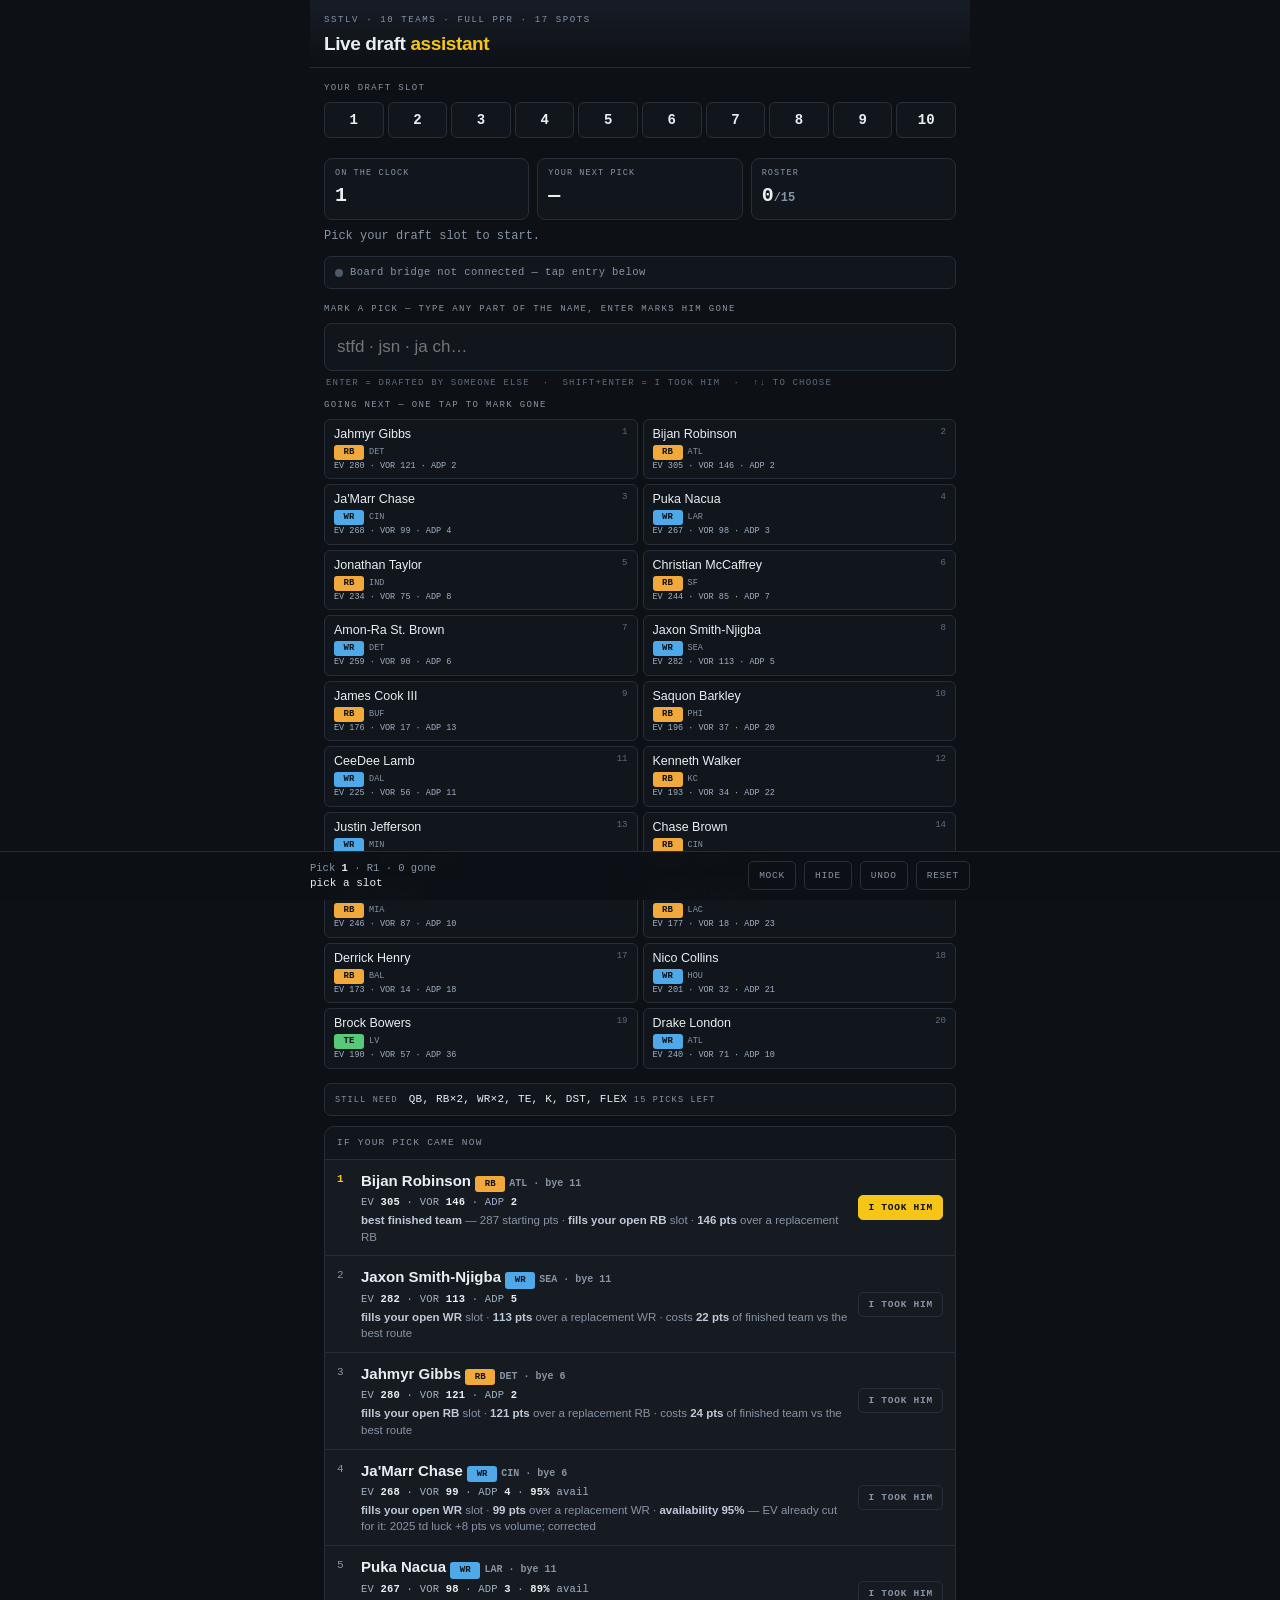
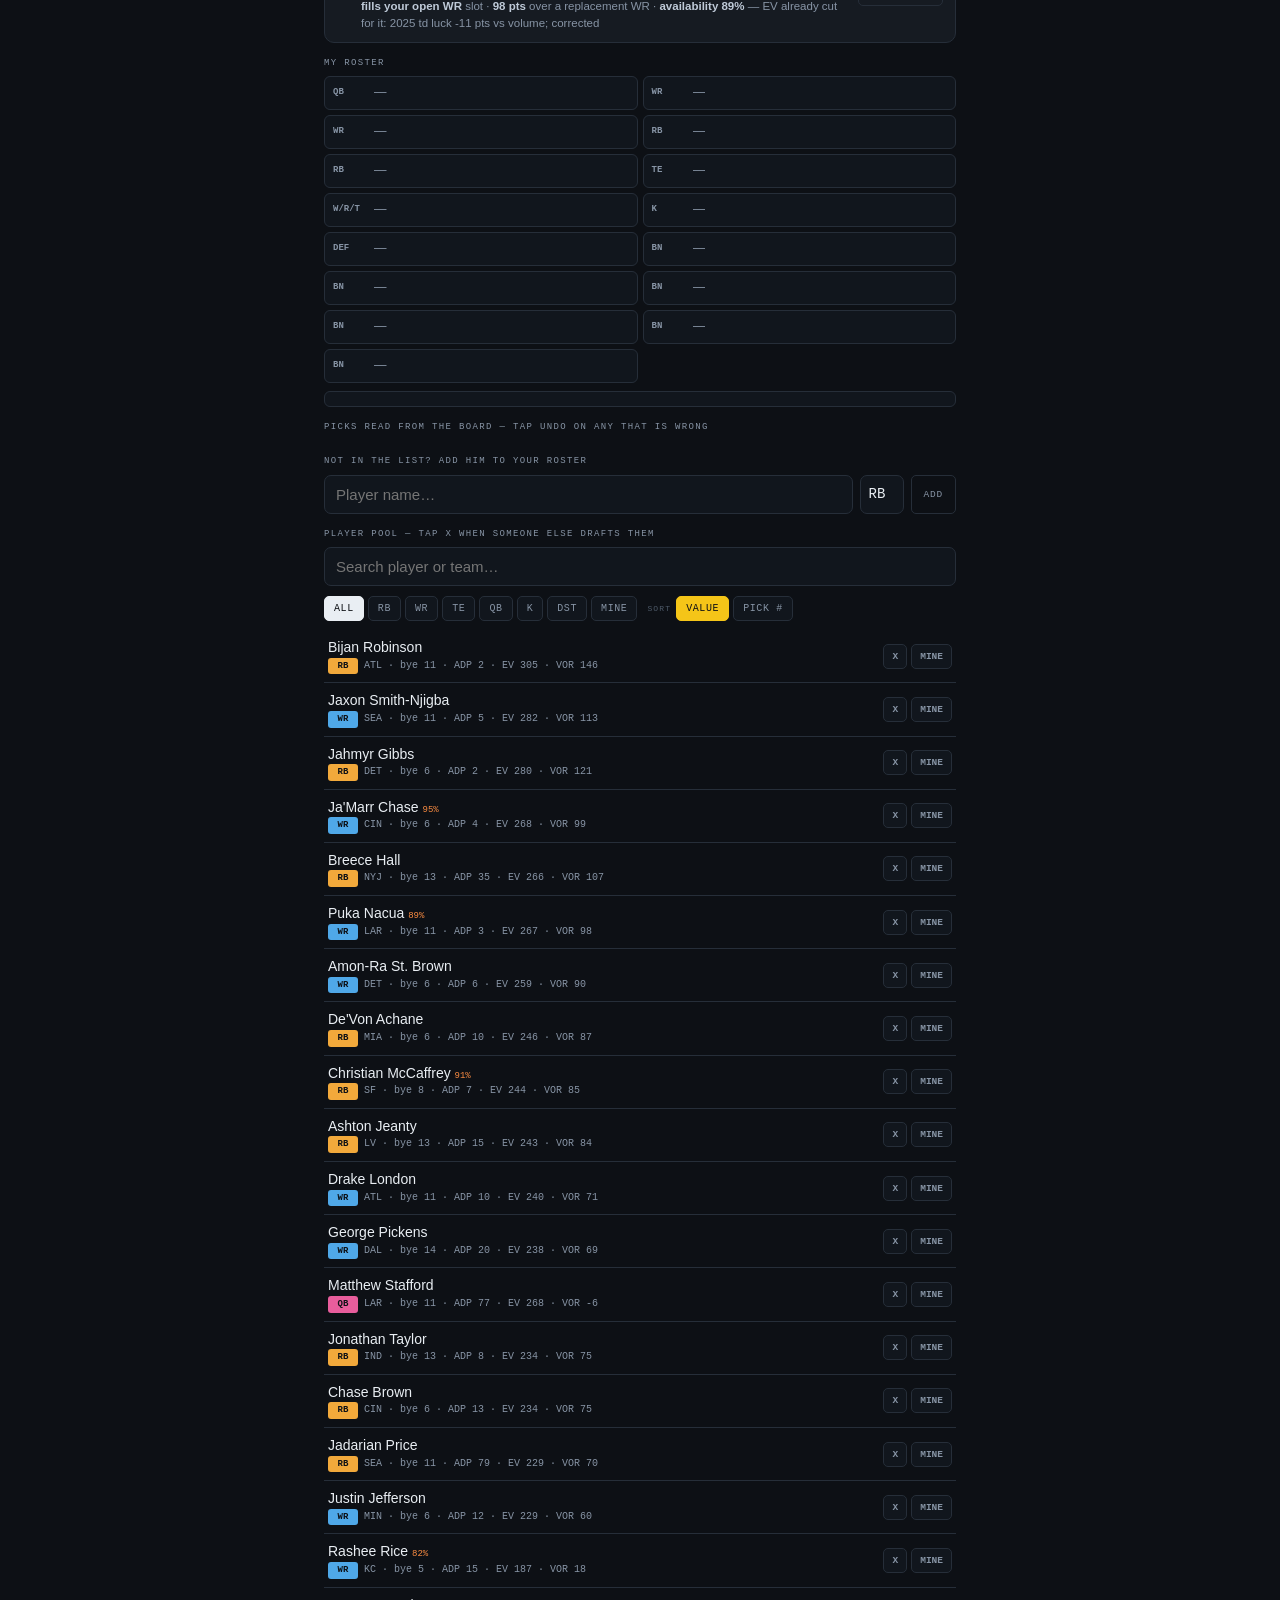
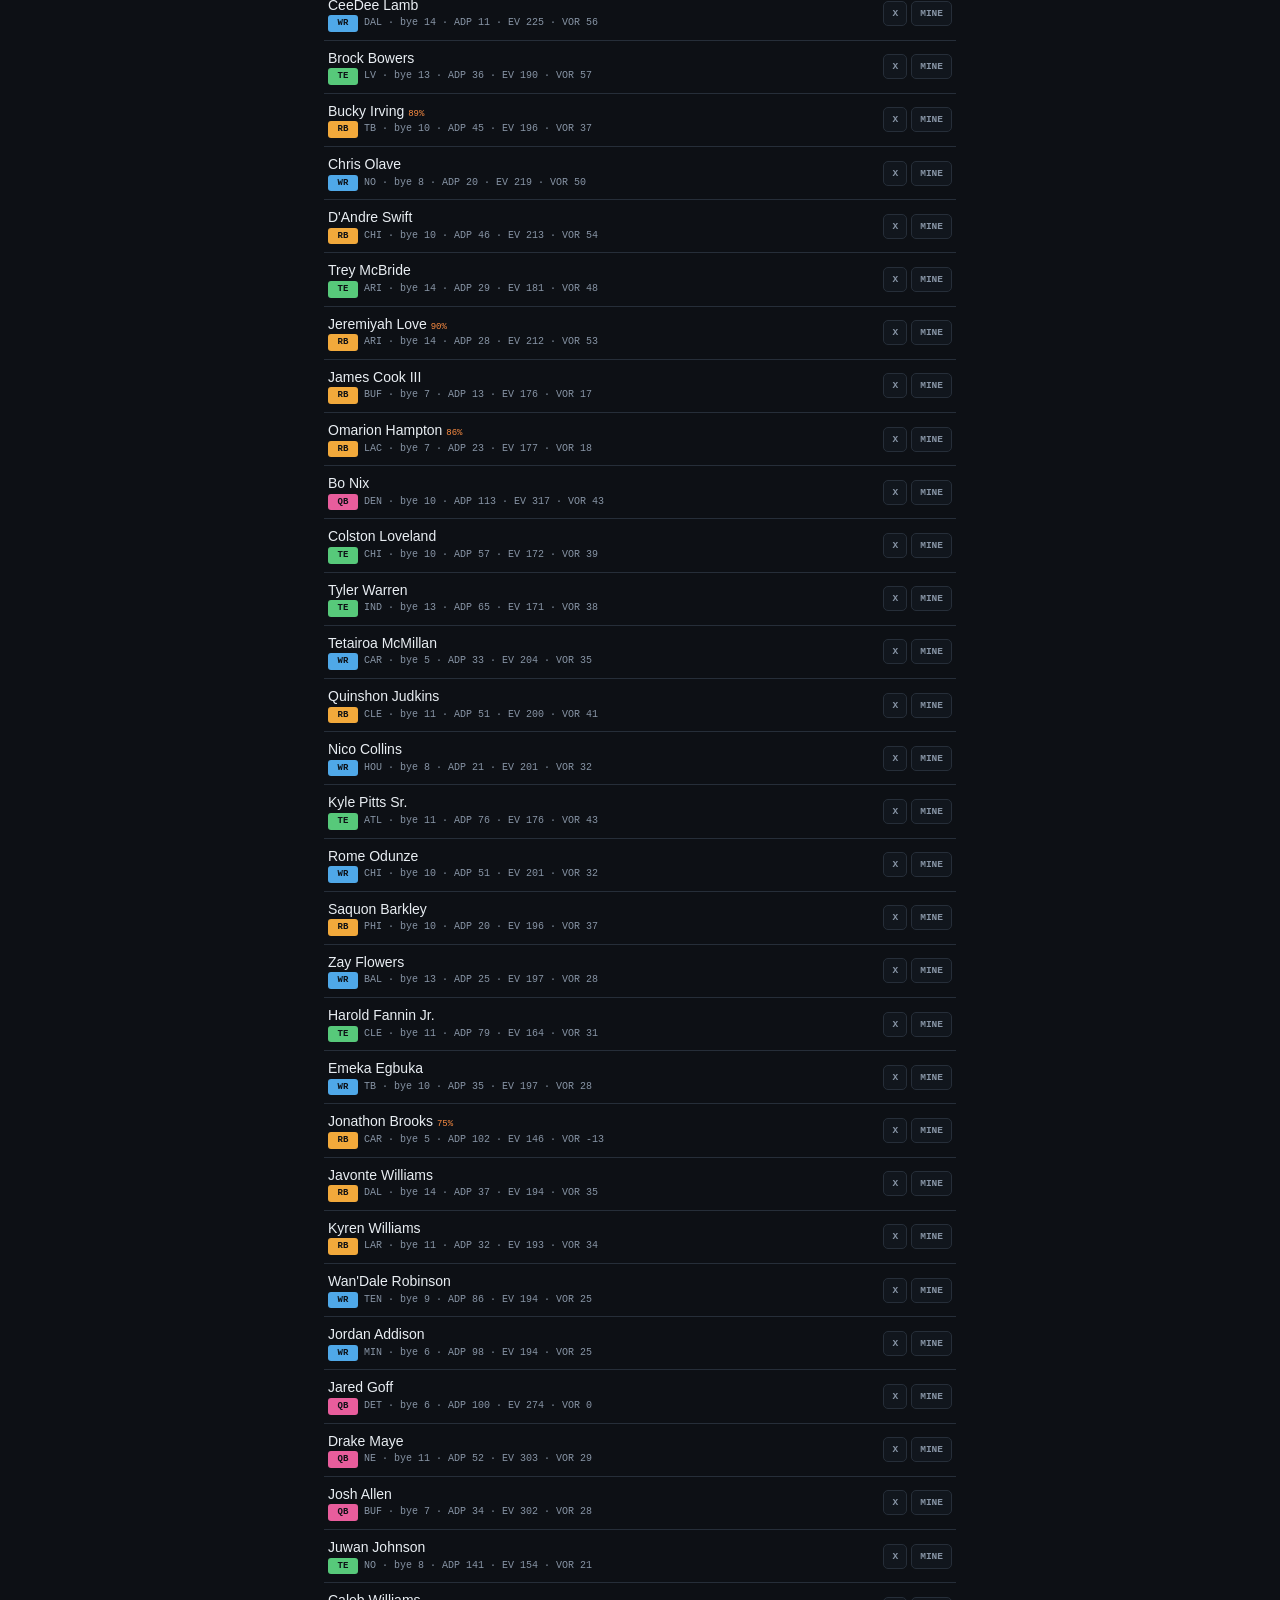
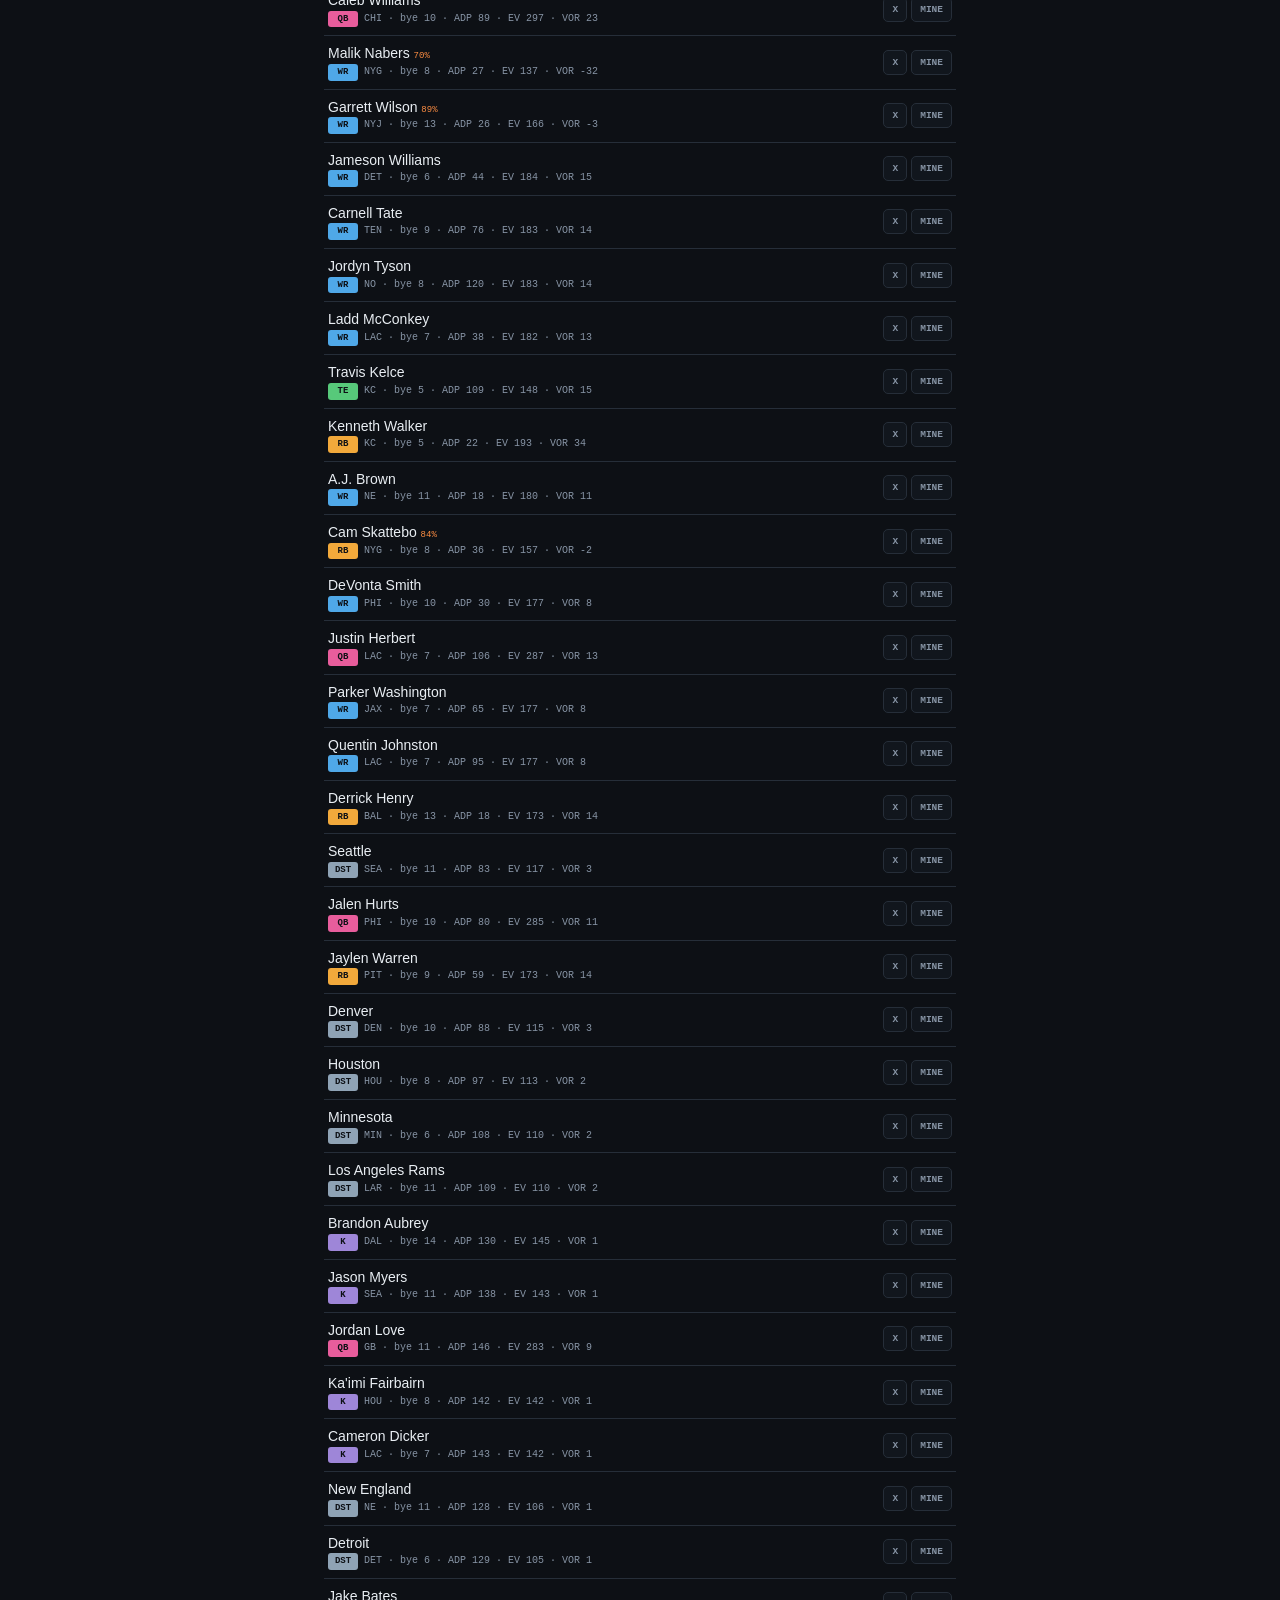
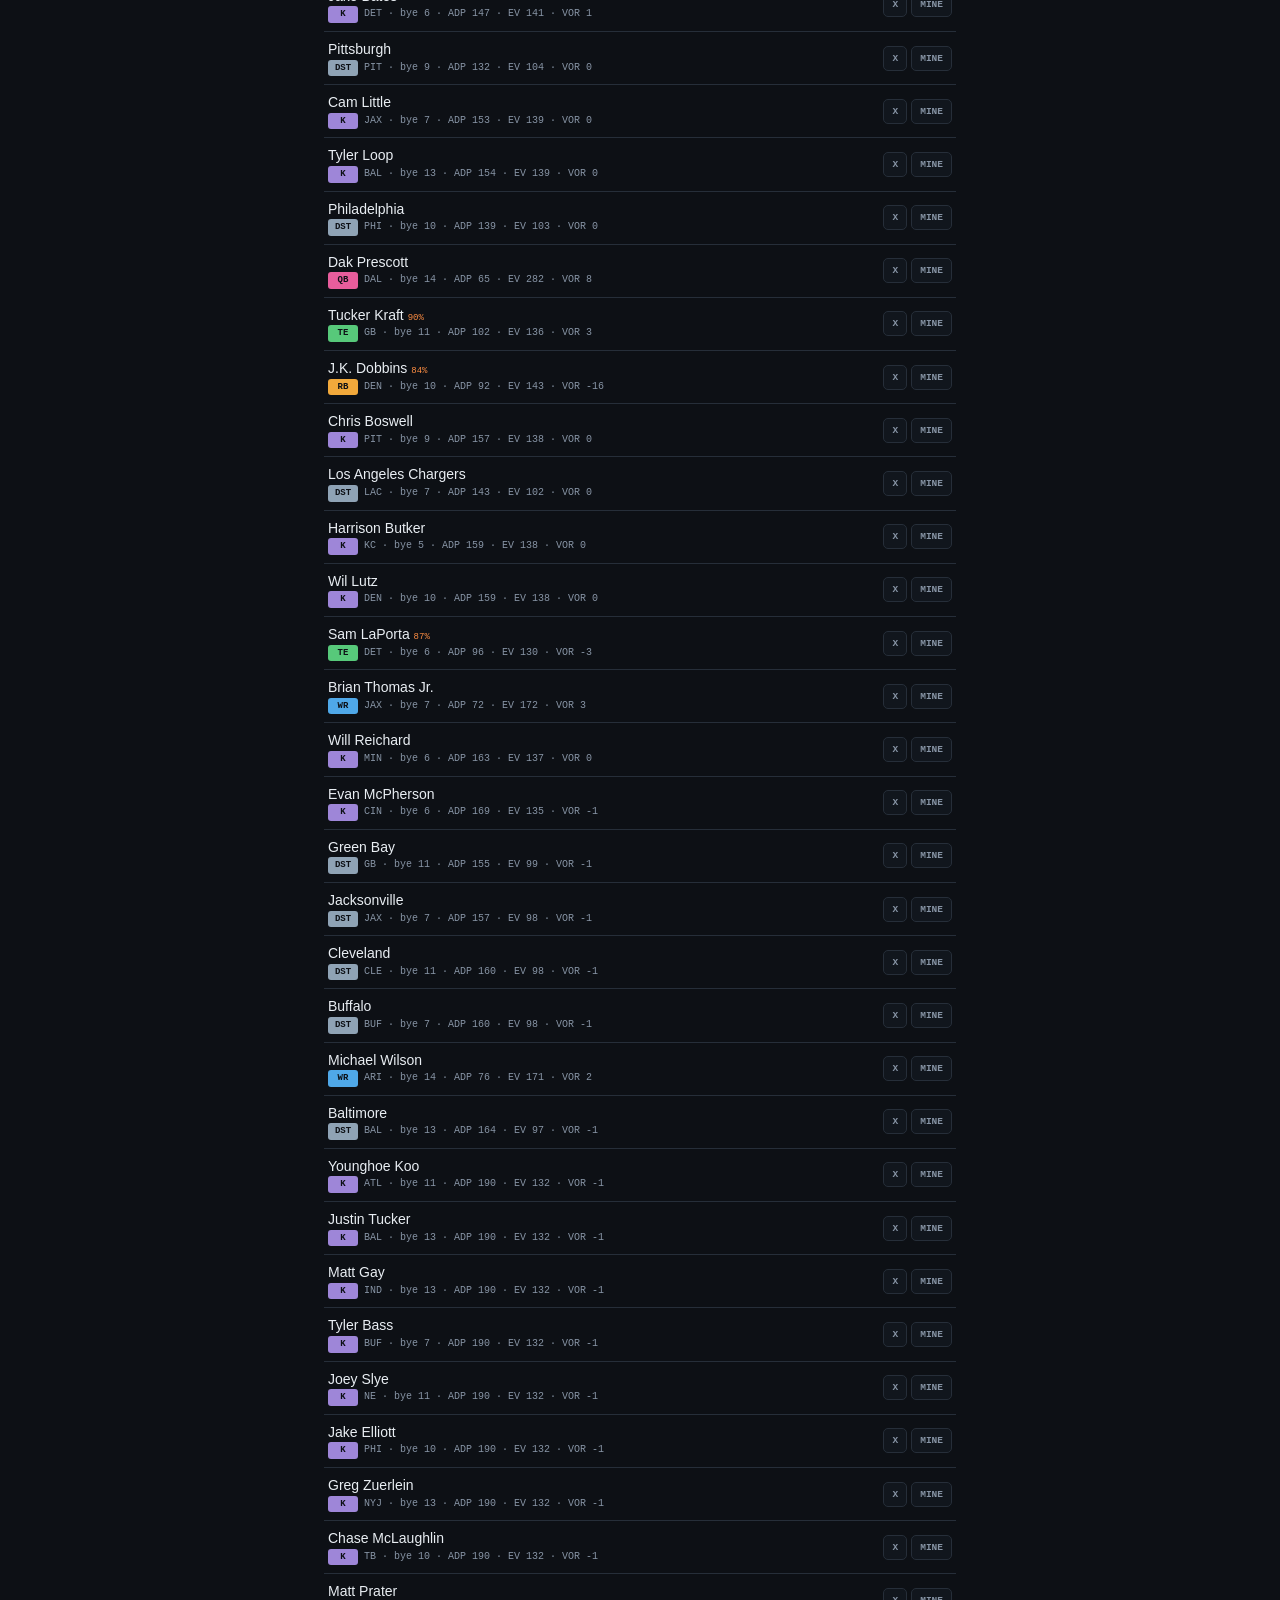
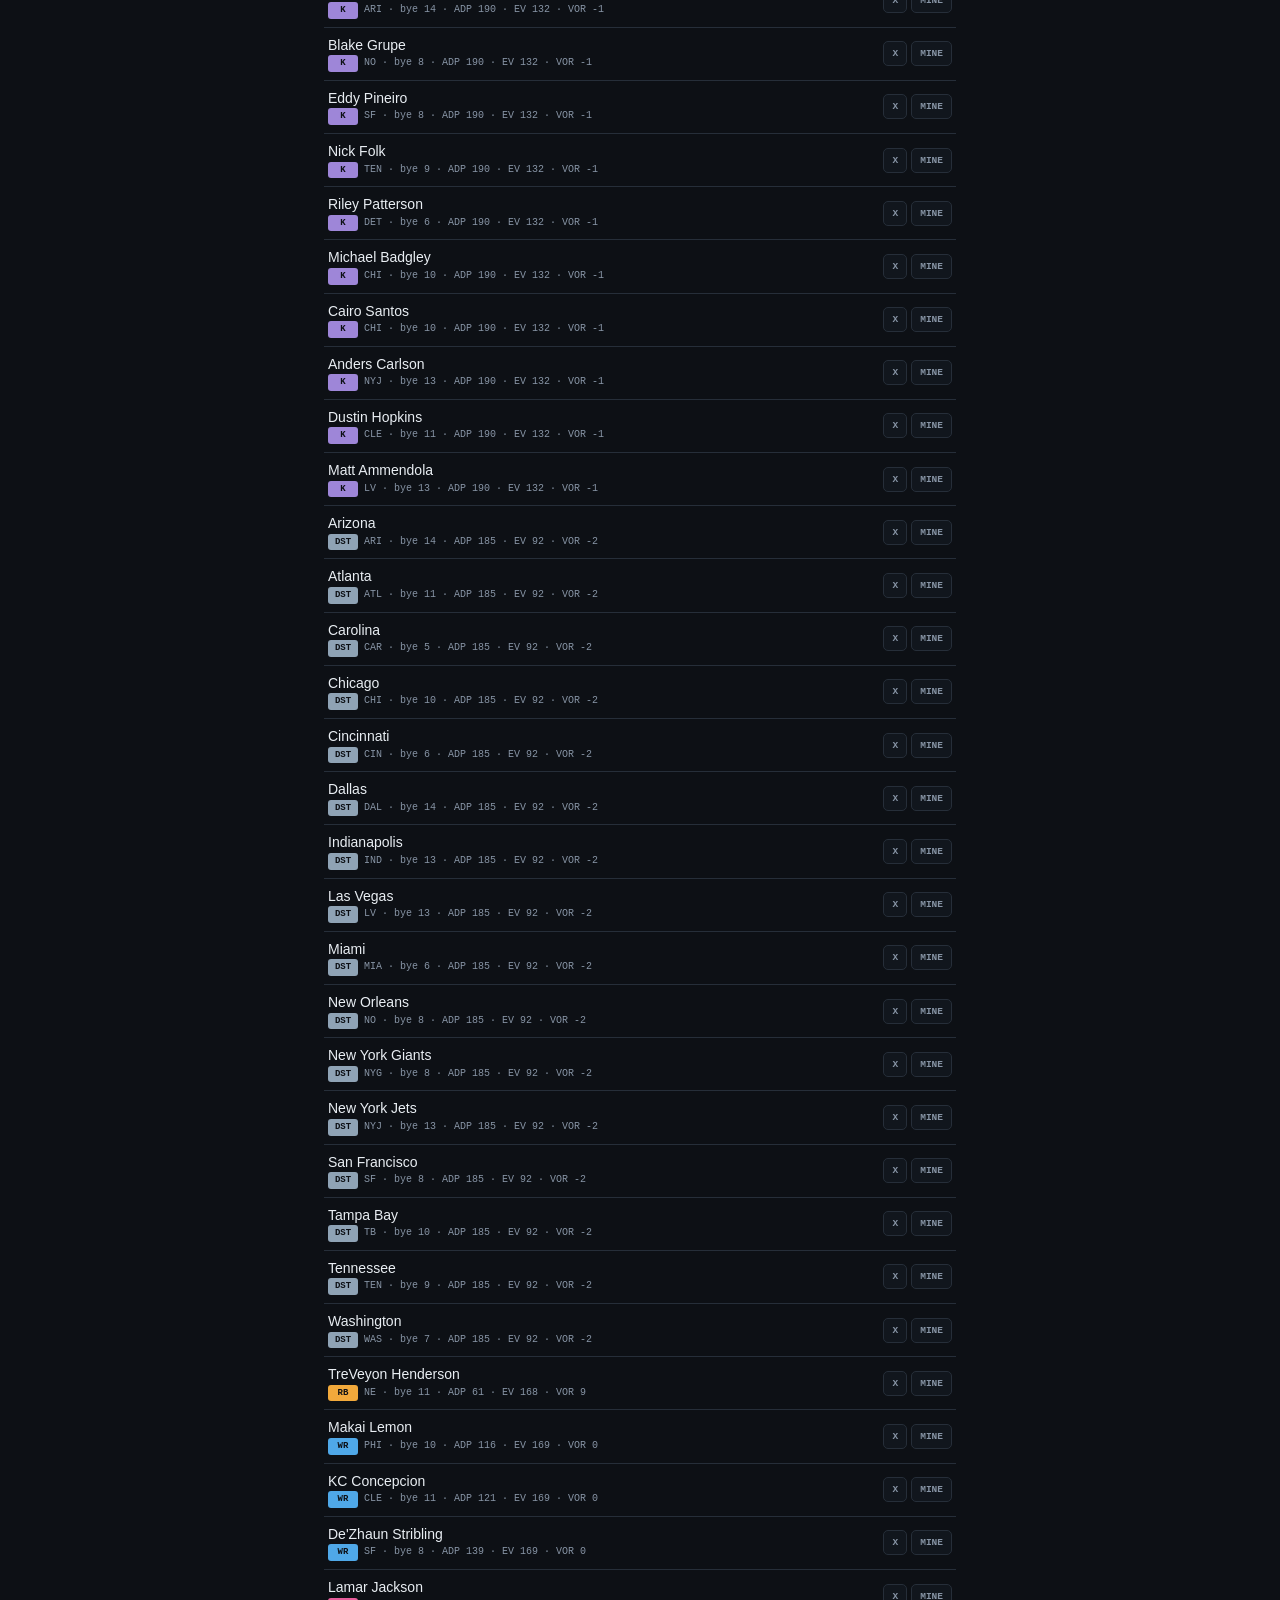
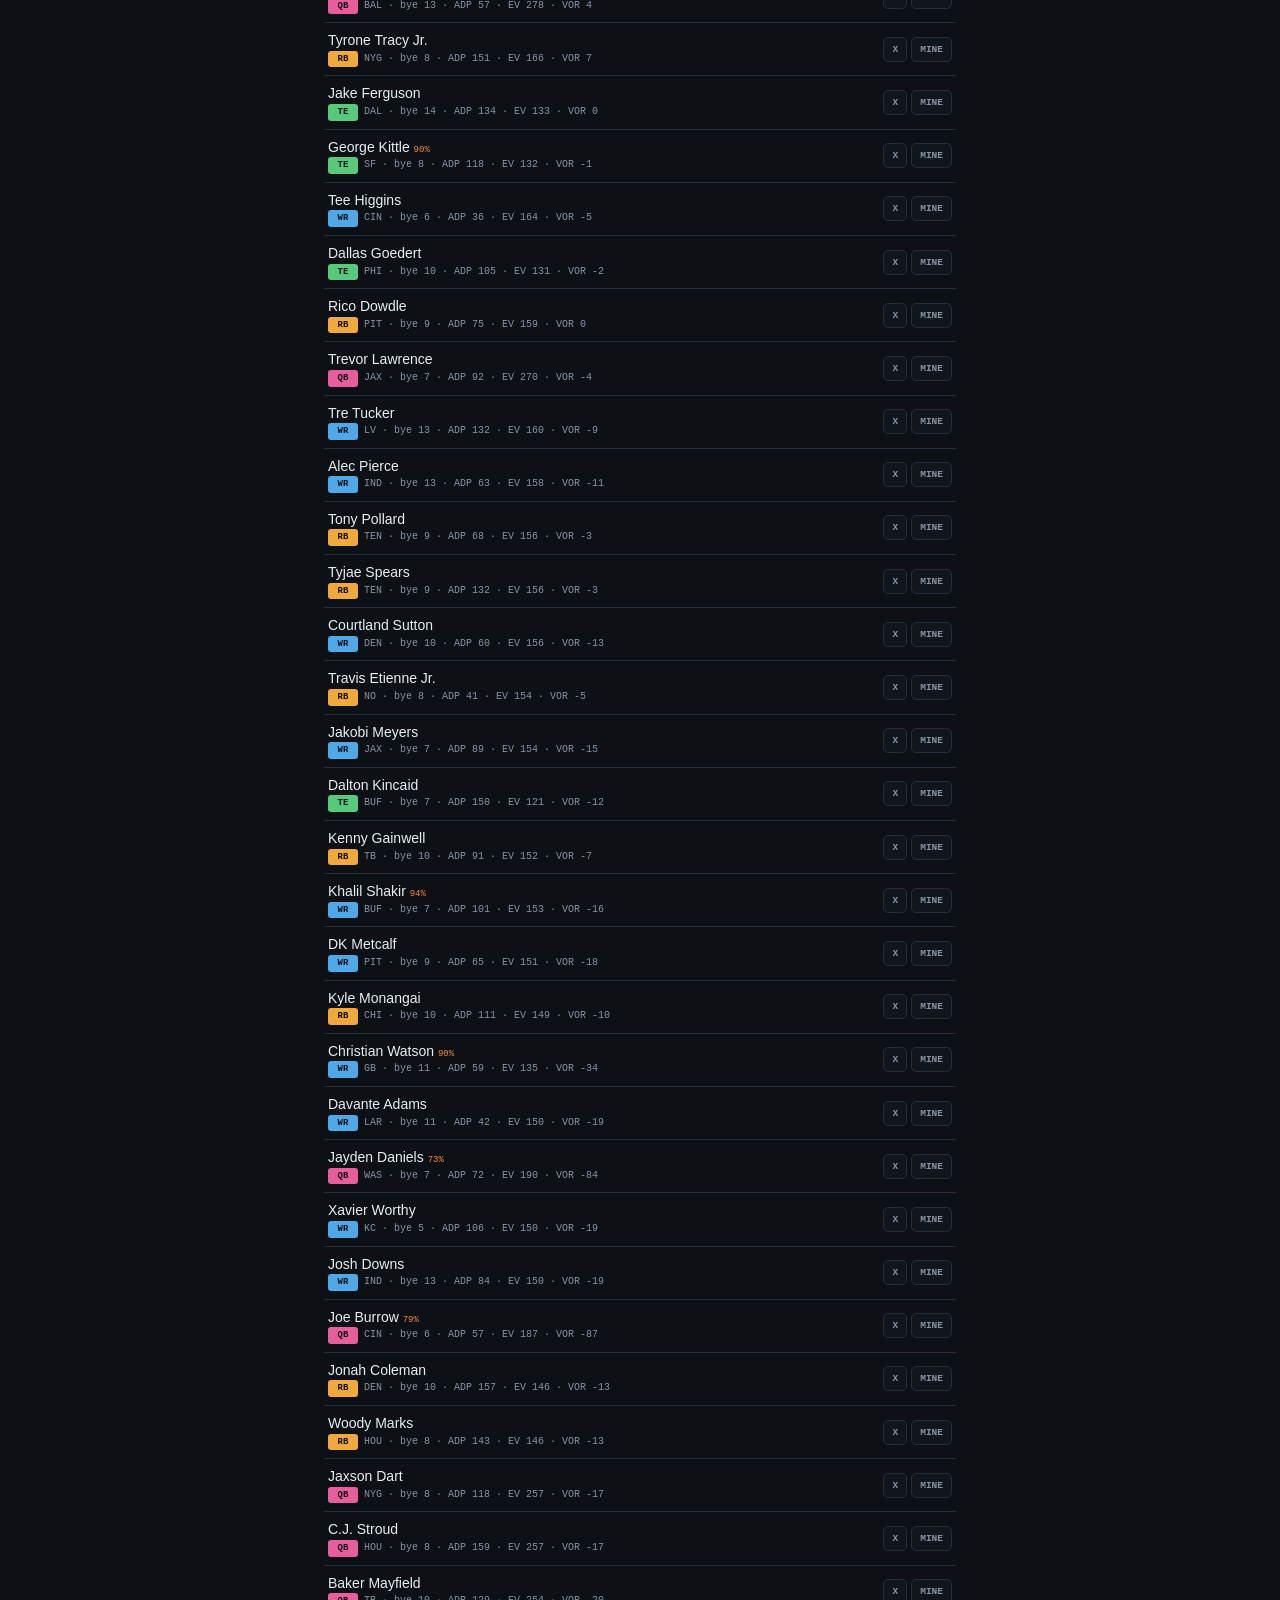
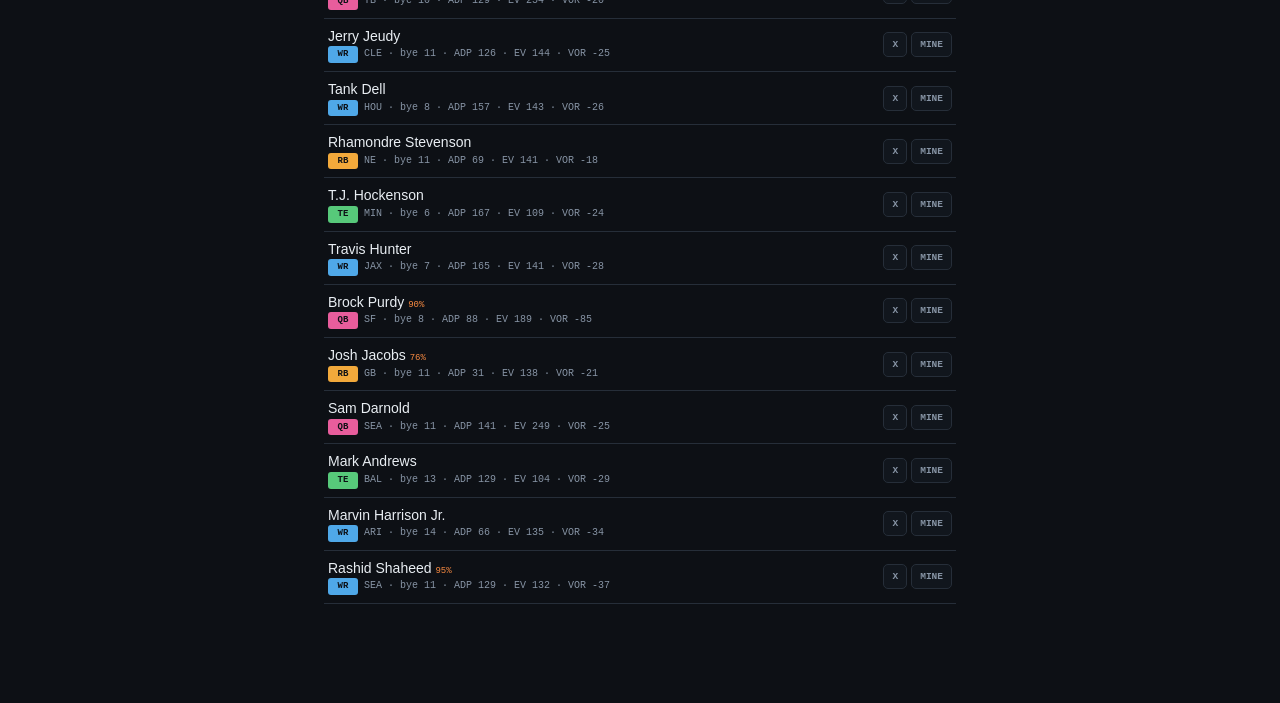
<file: draft-assistant/tool/live-draft-assistant.html>
<!DOCTYPE html>
<html lang="en">
<head>
<meta charset="utf-8">
<meta name="viewport" content="width=device-width,initial-scale=1,viewport-fit=cover">
<title>SSTLV Live Draft Assistant</title>
<style>
:root{
  --bg:#0D1015; --card:#161B22; --card2:#11161D; --line:#262E39;
  --ink:#E9EEF3; --mute:#8794A5; --hi:#F5C518;
  /* Position colours matched to the Yahoo draft room, so a glance at our panel
     and a glance at their board agree. RB (amber) and WR (blue) are read
     straight off the live draft-room screenshots; the other four are chosen to
     sit in the same family and stay distinguishable, not verified. */
  --rb:#F2A93B; --wr:#4FA8E8; --te:#57C97A; --qb:#E85D9C; --k:#9E86D8; --dst:#8FA3B5;
  --mono:ui-monospace,SFMono-Regular,"SF Mono",Menlo,Consolas,monospace;
}
*{box-sizing:border-box;-webkit-tap-highlight-color:transparent}
body{margin:0;background:var(--bg);color:var(--ink);
  font-family:-apple-system,BlinkMacSystemFont,"Segoe UI",Roboto,Helvetica,Arial,sans-serif;
  font-size:15px;line-height:1.4;padding-bottom:90px}
.wrap{max-width:660px;margin:0 auto}
header{padding:14px 14px 10px;border-bottom:1px solid var(--line);
  background:linear-gradient(180deg,#171D26,var(--bg))}
h1{margin:0;font-size:19px;letter-spacing:-.4px;font-weight:800}
h1 em{font-style:normal;color:var(--hi)}
.eyebrow{font-family:var(--mono);font-size:9px;letter-spacing:.18em;text-transform:uppercase;
  color:var(--mute);margin:0 0 4px}
.lbl{font-family:var(--mono);font-size:9px;letter-spacing:.15em;text-transform:uppercase;
  color:var(--mute);margin:0 0 7px}
section{padding:14px}
.slots{display:grid;grid-template-columns:repeat(10,1fr);gap:4px}
.slot{appearance:none;border:1px solid var(--line);background:var(--card2);color:var(--ink);
  font-family:var(--mono);font-size:14px;font-weight:600;padding:9px 0;border-radius:6px;cursor:pointer}
.slot[aria-pressed=true]{background:var(--hi);color:#0D1015;border-color:var(--hi)}

.status{display:flex;gap:8px;align-items:stretch;margin-top:12px}
.stat{flex:1;border:1px solid var(--line);background:var(--card2);border-radius:8px;padding:9px 10px}
.stat .k{font-family:var(--mono);font-size:8.5px;letter-spacing:.13em;text-transform:uppercase;color:var(--mute)}
.stat .v{font-family:var(--mono);font-size:20px;font-weight:700;margin-top:2px}
.turn{border-color:var(--hi);background:rgba(245,197,24,.11)}
.turn .v{color:var(--hi)}
.away{font-size:12px;color:var(--mute);font-family:var(--mono);margin-top:8px}
/* Every pick number you own, for the whole draft. Knowing that your next two
   are 26 and 35 -- and that after 46 you wait nineteen picks -- is half of
   knowing whether to reach. */
.mypicks{display:flex;flex-wrap:wrap;gap:4px;margin-top:8px}
.mypicks .mp{font-family:var(--mono);font-size:10.5px;padding:3px 6px;border-radius:4px;
  border:1px solid var(--line);background:var(--card2);color:var(--mute);
  font-variant-numeric:tabular-nums}
.mypicks .mp.done{opacity:.38;text-decoration:line-through}
.mypicks .mp.next{background:var(--hi);color:#0D1015;border-color:var(--hi);font-weight:700}
.mypicks .gap{font-family:var(--mono);font-size:9px;color:#5F6C7D;align-self:center;padding:0 1px}

.still{font-family:var(--mono);font-size:11px;color:var(--ink);background:var(--card2);
  border:1px solid var(--line);border-radius:7px;padding:8px 10px;margin-bottom:10px;letter-spacing:.02em}
.still.tight{border-color:var(--hi);background:rgba(245,197,24,.11);color:var(--hi)}
.needk{font-size:8.5px;letter-spacing:.14em;color:var(--mute);margin-right:4px}
.still.tight .needk{color:var(--hi)}
.rec{border:1px solid var(--line);border-radius:10px;background:var(--card);overflow:hidden}
.rec.live{border-color:var(--hi);box-shadow:0 0 0 1px rgba(245,197,24,.25)}
.rhd{padding:9px 12px;background:var(--card2);border-bottom:1px solid var(--line);
  font-family:var(--mono);font-size:9.5px;letter-spacing:.13em;text-transform:uppercase;color:var(--mute)}
.rec.live .rhd{color:var(--hi)}
.ritem{display:flex;gap:9px;align-items:flex-start;padding:10px 12px;border-bottom:1px solid var(--line)}
.ritem:last-child{border-bottom:0}
.ritem .no{font-family:var(--mono);font-size:11px;color:var(--mute);width:15px;flex:none;padding-top:2px}
.ritem.top .no{color:var(--hi);font-weight:700}
.ritem .body{flex:1;min-width:0}
.ritem .nm{font-weight:600}
.ritem.top .nm{font-weight:800}
.why{font-size:11.5px;color:var(--mute);margin-top:2px;line-height:1.45}
/* The three decision numbers, in one place on every card. Brighter than the
   prose because this is what you read when the clock is under ten seconds. */
.nums{font-family:var(--mono);font-size:10.5px;color:#9FB0C4;margin-top:3px;
  letter-spacing:.02em;font-variant-numeric:tabular-nums}
.nums b{color:var(--ink);font-weight:700}
/* The rest of the draft this pick leads to, from who is expected to survive. */
.route{font-family:var(--mono);font-size:10px;color:#7E8B9C;margin-top:4px;
  line-height:1.5;font-variant-numeric:tabular-nums}
.route b{color:var(--hi);font-weight:700}
.route .rk{font-size:8.5px;letter-spacing:.14em;color:#5F6C7D;margin-right:5px}
.why b{color:#BFCAD8;font-weight:600}
.take{appearance:none;border:1px solid var(--hi);background:var(--hi);color:#0D1015;
  font-family:var(--mono);font-size:9.5px;font-weight:700;letter-spacing:.08em;
  padding:6px 9px;border-radius:5px;cursor:pointer;flex:none;align-self:center}
.take.ghost{background:none;color:var(--mute);border-color:var(--line)}

.pos{font-family:var(--mono);font-size:9px;font-weight:700;padding:2px 4px;border-radius:3px;
  color:#0D1015;display:inline-block;min-width:30px;text-align:center}
.pos.RB{background:var(--rb)}.pos.WR{background:var(--wr)}.pos.TE{background:var(--te)}
.pos.QB{background:var(--qb)}.pos.K{background:var(--k)}.pos.DST{background:var(--dst)}
.meta{font-family:var(--mono);font-size:10px;color:var(--mute)}

.roster{display:grid;grid-template-columns:1fr 1fr;gap:5px}
.rtot{font-family:var(--mono);font-size:10.5px;color:var(--mute);margin-top:8px;
  padding:7px 9px;border:1px solid var(--line);border-radius:6px;background:var(--card2)}
.rtot .tk{font-size:8.5px;letter-spacing:.13em;color:#5F6C7D;margin-right:5px}
.rmeta{display:block;font-family:var(--mono);font-size:9.5px;color:var(--mute);
  margin-top:2px;white-space:nowrap}
.rmeta b{color:var(--ink);font-weight:600}
.rmeta .pk{color:var(--hi);font-weight:700}
.rmeta .pos{font-size:8px;min-width:24px;padding:1px 3px;margin-right:4px}
.rslot{display:flex;gap:7px;align-items:flex-start;border:1px solid var(--line);border-radius:6px;
  padding:7px 8px;background:var(--card2);min-height:34px}
.rslot .c{font-family:var(--mono);font-size:9px;font-weight:700;color:var(--mute);width:34px;flex:none;padding-top:2px}
.rslot.full{background:var(--card);border-color:#38424F}
.rslot .who{font-size:12.5px;overflow:hidden;text-overflow:ellipsis;white-space:nowrap;flex:1;min-width:0}
.rslot .bw{font-family:var(--mono);font-size:8.5px;color:#5F6C7D;flex:none;padding-top:2px}
.warn{margin-top:9px;border:1px solid #7A5C10;background:rgba(245,197,24,.09);
  border-radius:7px;padding:8px 10px;font-size:12px;color:#F0DFA8}

.tools{display:flex;gap:7px;margin-bottom:10px}
input[type=search]{flex:1;appearance:none;background:var(--card2);border:1px solid var(--line);
  color:var(--ink);border-radius:7px;padding:10px 11px;font-size:15px;font-family:inherit}
input[type=search]:focus{outline:none;border-color:var(--hi)}
select{appearance:none;background:var(--card2);border:1px solid var(--line);color:var(--ink);
  border-radius:7px;padding:10px 8px;font-size:14px;font-family:var(--mono)}
.filters{display:flex;gap:4px;flex-wrap:wrap;margin-bottom:9px}
.f{appearance:none;border:1px solid var(--line);background:var(--card2);color:var(--mute);
  font-family:var(--mono);font-size:10px;letter-spacing:.06em;padding:6px 9px;border-radius:5px;cursor:pointer}
.f[aria-pressed=true]{background:var(--ink);color:#0D1015;border-color:var(--ink)}

.row{display:flex;gap:8px;align-items:center;padding:8px 4px;border-bottom:1px solid var(--line)}
.row .info{flex:1;min-width:0}
.row .nm{font-size:14px;overflow:hidden;text-overflow:ellipsis;white-space:nowrap}
.row.gone{opacity:.3}
.row.gone .nm{text-decoration:line-through}
.row.mine{background:rgba(245,197,24,.08);border-left:2px solid var(--hi);padding-left:6px}
.row.dead{background:rgba(244,63,94,.09)}
.btns{display:flex;gap:4px;flex:none}
.b{appearance:none;border:1px solid var(--line);background:var(--card2);color:var(--mute);
  font-family:var(--mono);font-size:9.5px;font-weight:700;padding:6px 8px;border-radius:5px;cursor:pointer}
.b.on{background:var(--hi);color:#0D1015;border-color:var(--hi)}
.b.x.on{background:#39424F;color:var(--ink);border-color:#39424F}
.riskdot{color:#FB8C42;font-family:var(--mono);font-size:9px}
.pknum{font-family:var(--mono);font-size:10px;font-weight:700;color:#6F7D8F;
  background:#11161D;border:1px solid var(--line);border-radius:3px;padding:0 4px}
.pknum.me{color:#0D1015;background:var(--hi);border-color:var(--hi)}
.sortsep{font-family:var(--mono);font-size:8px;letter-spacing:.14em;color:#4E5A69;
  align-self:center;margin-left:6px;margin-right:1px}
.sortb[aria-pressed=true]{background:var(--hi);color:#0D1015;border-color:var(--hi)}

footer{position:fixed;left:0;right:0;bottom:0;background:rgba(13,16,21,.96);
  border-top:1px solid var(--line);padding:9px 14px;backdrop-filter:blur(8px)}
.fbar{max-width:660px;margin:0 auto;display:flex;gap:8px;align-items:center}
.fbar .now{font-family:var(--mono);font-size:10.5px;color:var(--mute);flex:1;
  display:flex;flex-direction:column;gap:1px;line-height:1.35}
.fl1{color:var(--mute)} .fl2{color:var(--ink);font-size:11px}
.fl2 .yo{color:var(--hi);letter-spacing:.06em}
.mockb{border-color:#3C6E4A;color:#8FE3AB}
.mockb:hover{background:rgba(74,222,128,.12)}
.fbar .now b{color:var(--ink)}
.gh{white-space:nowrap}
.gh{appearance:none;border:1px solid var(--line);background:none;color:var(--mute);
  font-family:var(--mono);font-size:9.5px;letter-spacing:.08em;padding:8px 10px;border-radius:5px;cursor:pointer}
@media (prefers-reduced-motion:reduce){*{transition:none!important}}

/* ---- live board: bridge status, desync, fast entry, likely-next, feed ---- */
.bridge{display:flex;align-items:center;gap:7px;margin-top:10px;padding:8px 10px;
  border:1px solid var(--line);border-radius:7px;background:var(--card2);
  font-family:var(--mono);font-size:10.5px;letter-spacing:.04em;color:var(--mute)}
.bridge .dot{width:8px;height:8px;border-radius:50%;background:#4E5A69;flex:none}
.bridge.on{border-color:#2F6B43;background:rgba(74,222,128,.09);color:#8FE3AB}
.bridge.on .dot{background:var(--rb);box-shadow:0 0 0 3px rgba(74,222,128,.18)}
.bridge.off{border-color:#6B3535;background:rgba(244,63,94,.09);color:#F3A2AE}
.bridge.off .dot{background:#F43F5E}
.bridge b{color:var(--ink);font-weight:700}

.desync{margin-top:10px;border:1px solid #8A3A16;background:rgba(251,140,66,.13);
  border-radius:7px;padding:10px 11px;font-size:12.5px;color:#F6C9A6}
.desync b{color:#FFE2C9}
.desync .fix{display:flex;gap:6px;margin-top:8px;flex-wrap:wrap}
.desync button{appearance:none;border:1px solid #8A3A16;background:rgba(251,140,66,.18);
  color:#FFE2C9;font-family:var(--mono);font-size:10px;font-weight:700;letter-spacing:.07em;
  padding:7px 10px;border-radius:5px;cursor:pointer}

.fastwrap{position:relative;margin-bottom:10px}
input#fast{width:100%;appearance:none;background:var(--card2);border:1px solid var(--line);
  color:var(--ink);border-radius:8px;padding:13px 12px;font-size:17px;font-family:inherit}
input#fast:focus{outline:none;border-color:var(--hi);background:#141A22}
.fhint{font-family:var(--mono);font-size:9px;letter-spacing:.13em;text-transform:uppercase;
  color:#5F6C7D;margin:6px 2px 0}
.fres{margin-top:6px;border:1px solid var(--line);border-radius:8px;overflow:hidden;background:var(--card)}
.fres:empty{display:none}
.fr{display:flex;gap:8px;align-items:center;padding:9px 11px;border-bottom:1px solid var(--line);cursor:pointer}
.fr:last-child{border-bottom:0}
.fr.sel{background:rgba(245,197,24,.13)}
.fr .fn{flex:1;min-width:0;font-size:14px;overflow:hidden;text-overflow:ellipsis;white-space:nowrap}
.fr.sel .fn{font-weight:700}
.fr .fk{font-family:var(--mono);font-size:9px;color:#5F6C7D;flex:none}
.fr.taken{opacity:.42}
.fr.taken .fn{text-decoration:line-through}

.lk{display:flex;flex-wrap:wrap;gap:5px}
.lkb{appearance:none;text-align:left;border:1px solid var(--line);background:var(--card2);
  color:var(--ink);border-radius:6px;padding:7px 9px;cursor:pointer;font-family:inherit;
  font-size:12.5px;line-height:1.25;flex:1 1 calc(50% - 3px);min-width:0}
.lkb:active{background:var(--hi);color:#0D1015}
.lkb .lm{display:block;font-family:var(--mono);font-size:8.5px;color:var(--mute);margin-top:2px;
  white-space:nowrap;overflow:hidden;text-overflow:ellipsis}
.lkb .ln{color:#9FB0C4;margin-top:1px;font-variant-numeric:tabular-nums}
.lkb .lr{font-family:var(--mono);font-size:9px;color:#5F6C7D;float:right;margin-left:6px}

.feed{border:1px solid var(--line);border-radius:8px;background:var(--card2);overflow:hidden}
.feed:empty{display:none}
.fdrow{display:flex;gap:8px;align-items:center;padding:7px 10px;border-bottom:1px solid var(--line);
  font-family:var(--mono);font-size:10.5px;color:var(--mute)}
.fdrow:last-child{border-bottom:0}
.fdrow .fdn{flex:1;min-width:0;color:var(--ink);font-family:inherit;font-size:12.5px;
  overflow:hidden;text-overflow:ellipsis;white-space:nowrap}
.fdrow .fdp{color:#5F6C7D}
.fdrow.auto .fdp{color:var(--rb)}
.fdrow.low{background:rgba(251,140,66,.10)}
.fdrow button{appearance:none;border:1px solid var(--line);background:none;color:var(--mute);
  font-family:var(--mono);font-size:9px;padding:4px 7px;border-radius:4px;cursor:pointer;flex:none}
.drop{display:flex;flex-wrap:wrap;gap:5px;align-items:center;margin-top:9px}
.drop:empty{display:none}
.dlbl{font-family:var(--mono);font-size:8.5px;letter-spacing:.13em;color:#5F6C7D;width:100%}
.dchip{font-family:var(--mono);font-size:10.5px;color:var(--mute);background:var(--card2);
  border:1px solid var(--line);border-radius:5px;padding:5px 7px;white-space:nowrap}
.dchip b{color:var(--ink)}
.dchip.hot{border-color:var(--hi);color:var(--hi)}
.dchip.hot b{color:var(--hi)}
.dchip .pos{font-size:8px;min-width:22px;padding:1px 3px;margin-right:3px}
.stealth .why,.stealth .rtot,.stealth .drop,.stealth .route{visibility:hidden}

/* bridge panel: rendered only by the userscript build, hidden when empty */
#brPanel:empty{display:none}
#brPanel{margin-top:10px;border:1px solid var(--line);border-radius:8px;
  background:var(--card2);padding:9px 10px}
.brhd{font-family:var(--mono);font-size:8.5px;letter-spacing:.14em;text-transform:uppercase;
  color:var(--mute);margin-bottom:6px}
.brhd b{color:var(--hi)}
.brnote{font-size:12px;color:#BFCAD8;margin-bottom:8px;line-height:1.45}
.brbtns{display:flex;gap:5px;flex-wrap:wrap}
.brbtns button{appearance:none;border:1px solid var(--line);background:var(--card);
  color:var(--ink);font-family:var(--mono);font-size:9.5px;font-weight:700;letter-spacing:.07em;
  padding:7px 9px;border-radius:5px;cursor:pointer}
.brbtns button:first-child{border-color:var(--hi);color:var(--hi)}
.brp{border-top:1px solid var(--line);padding-top:8px;margin-top:8px}
.brpn{font-size:13.5px;font-weight:600;margin-bottom:3px}
.brpc{font-family:var(--mono);font-size:9px;color:#FB8C42}
.brpr{font-family:var(--mono);font-size:9.5px;color:#5F6C7D;margin-bottom:6px;
  overflow:hidden;text-overflow:ellipsis;white-space:nowrap}
</style>
</head>
<body>
<div class="wrap">
<header>
  <p class="eyebrow">SSTLV · 10 teams · full PPR · 17 spots</p>
  <h1>Live draft <em>assistant</em></h1>
</header>

<section>
  <p class="lbl">Your draft slot</p>
  <div class="slots" id="slots"></div>
  <div class="mypicks" id="myPicks"></div>
  <div class="status">
    <div class="stat" id="pickBox"><div class="k">On the clock</div><div class="v" id="curPick">1</div></div>
    <div class="stat" id="mineBox"><div class="k">Your next pick</div><div class="v" id="nextPick">—</div></div>
    <div class="stat"><div class="k">Roster</div><div class="v" id="cnt">0<span style="font-size:12px;color:var(--mute)">/17</span></div></div>
  </div>
  <p class="away" id="away"></p>
  <div class="bridge" id="bridge"><span class="dot"></span><span id="bridgeTxt">Board bridge not connected — manual entry</span></div>
  <div id="desync"></div>
  <div id="brPanel"></div>
</section>

<section style="padding-top:0">
  <p class="lbl">Mark a pick — type any part of the name, Enter marks him gone</p>
  <div class="fastwrap">
    <input type="search" id="fast" placeholder="stfd · jsn · ja ch…"
           autocomplete="off" autocorrect="off" autocapitalize="off" spellcheck="false">
    <div class="fres" id="fastRes"></div>
    <p class="fhint" id="fastHint">Enter = drafted by someone else &nbsp;·&nbsp; Shift+Enter = I took him &nbsp;·&nbsp; ↑↓ to choose</p>
  </div>
  <p class="lbl">Going next — one tap to mark gone</p>
  <div class="lk" id="likely"></div>
</section>

<section style="padding-top:0">
  <div class="still" id="still"></div>
  <div class="rec" id="recBox">
    <div class="rhd" id="recHd">Recommended</div>
    <div id="recList"></div>
  </div>
  <div class="drop" id="drop"></div>
</section>

<section style="padding-top:0">
  <p class="lbl">My roster</p>
  <div class="roster" id="roster"></div>
  <div class="rtot" id="rtot"></div>
  <div id="warns"></div>
</section>

<section style="padding-top:0">
  <p class="lbl">Picks read from the board — tap UNDO on any that is wrong</p>
  <div class="feed" id="feed"></div>
</section>

<section style="padding-top:0">
  <p class="lbl">Not in the list? Add him to your roster</p>
  <div class="tools" style="margin-bottom:14px">
    <input type="search" id="addName" placeholder="Player name…">
    <select id="addPos"><option>RB</option><option>WR</option><option>TE</option>
      <option>QB</option><option>K</option><option>DST</option></select>
    <button class="gh" id="addBtn" style="padding:10px 12px">ADD</button>
  </div>
  <p class="lbl">Player pool — tap X when someone else drafts them</p>
  <div class="tools"><input type="search" id="q" placeholder="Search player or team…"></div>
  <div class="filters" id="filters"></div>
  <div id="list"></div>
</section>
</div>

<footer><div class="fbar">
  <div class="now" id="fnow"></div>
  <button class="gh mockb" id="mock">MOCK</button>
  <button class="gh" id="stealth" title="hide the model's reasoning from anyone watching">HIDE</button>
  <button class="gh" id="undo">UNDO</button>
  <button class="gh" id="reset">RESET</button>
</div></footer>

<script>
const PLAYERS =
[{"n":"Bijan Robinson","p":"RB","t":"ATL","b":11,"a":1.9,"e":305,"v":146,"s":3,"src":"P","av":1,"r":0,"d":"2025 TD luck +17 pts vs volume; corrected. ","method":"blend","moved":false,"espn":2,"y":2},{"n":"Jaxon Smith-Njigba","p":"WR","t":"SEA","b":11,"a":5.4,"e":282,"v":113,"s":3,"src":"P","av":1,"r":0,"d":"2025 TD luck -7 pts vs volume; corrected. ","method":"blend","moved":false,"espn":5,"y":8},{"n":"Jahmyr Gibbs","p":"RB","t":"DET","b":6,"a":1.6,"e":280,"v":121,"s":4,"src":"P","av":1,"r":0,"d":"2025 TD luck -29 pts vs volume; corrected. ","method":"blend","moved":false,"espn":1,"y":1},{"n":"Ja'Marr Chase","p":"WR","t":"CIN","b":6,"a":3.9,"e":268,"v":99,"s":4,"src":"P","av":0.95,"r":1,"d":"2025 TD luck +8 pts vs volume; corrected. ","method":"blend","moved":false,"espn":3,"y":3},{"n":"Breece Hall","p":"RB","t":"NYJ","b":13,"a":34.6,"e":266,"v":107,"s":3,"src":"M","av":1,"r":0,"d":"2025 TD luck +26 pts vs volume; corrected. ","method":"model","moved":false,"espn":23,"y":30},{"n":"Puka Nacua","p":"WR","t":"LAR","b":11,"a":3.1,"e":267,"v":98,"s":3,"src":"P","av":0.89,"r":1,"d":"2025 TD luck -11 pts vs volume; corrected. Under NFL review and dealing with soreness; may miss the Week 1 Australia game.","method":"blend","moved":false,"espn":4,"y":4},{"n":"Amon-Ra St. Brown","p":"WR","t":"DET","b":6,"a":6.3,"e":259,"v":90,"s":2,"src":"P","av":1,"r":0,"d":"2025 TD luck -11 pts vs volume; corrected. ","method":"blend","moved":false,"espn":8,"y":7},{"n":"De'Von Achane","p":"RB","t":"MIA","b":6,"a":10.4,"e":246,"v":87,"s":5,"src":"P","av":1,"r":0,"d":"","method":"blend","moved":false,"espn":10,"y":15},{"n":"Christian McCaffrey","p":"RB","t":"SF","b":8,"a":6.6,"e":244,"v":85,"s":2,"src":"P","av":0.91,"r":1,"d":"413 touches last season at 30, with no usable depth behind him.","method":"blend","moved":false,"espn":6,"y":6},{"n":"Ashton Jeanty","p":"RB","t":"LV","b":13,"a":15.1,"e":243,"v":84,"s":3,"src":"M","av":1,"r":0,"d":"2025 TD luck +12 pts vs volume; corrected. ","method":"model","moved":false,"espn":13,"y":21},{"n":"Drake London","p":"WR","t":"ATL","b":11,"a":9.9,"e":240,"v":71,"s":2,"src":"P","av":1,"r":0,"d":"2025 TD luck -6 pts vs volume; corrected. ","method":"blend","moved":false,"espn":14,"y":20},{"n":"George Pickens","p":"WR","t":"DAL","b":14,"a":19.8,"e":238,"v":69,"s":3,"src":"M","av":1,"r":0,"d":"2025 TD luck -10 pts vs volume; corrected. ","method":"model","moved":false,"espn":32,"y":22},{"n":"Matthew Stafford","p":"QB","t":"LAR","b":11,"a":77.2,"e":268,"v":-6,"s":16,"src":"M","av":1,"r":0,"d":"","method":"model","moved":false,"espn":86,"y":113},{"n":"Jonathan Taylor","p":"RB","t":"IND","b":13,"a":7.5,"e":234,"v":75,"s":3,"src":"P","av":1,"r":0,"d":"2025 TD luck -37 pts vs volume; corrected. ","method":"blend","moved":false,"espn":7,"y":5},{"n":"Chase Brown","p":"RB","t":"CIN","b":6,"a":13.4,"e":234,"v":75,"s":2,"src":"P","av":1,"r":0,"d":"2025 TD luck +4 pts vs volume; corrected. Unchallenged RB1 in Cincinnati; only Perine and Brooks behind him.","method":"blend","moved":false,"espn":20,"y":14},{"n":"Jadarian Price","p":"RB","t":"SEA","b":11,"a":79.1,"e":229,"v":70,"s":3,"src":"R","av":1,"r":0,"d":"Rookie, pick 32. Priced off the mean year-1 output of rookies drafted 16-35 since 2019, not an extrapolated curve.","method":"rookie-empirical","moved":false,"espn":62,"y":59},{"n":"Justin Jefferson","p":"WR","t":"MIN","b":6,"a":11.7,"e":229,"v":60,"s":3,"src":"P","av":1,"r":0,"d":"2025 TD luck +26 pts vs volume; corrected. ","method":"blend","moved":false,"espn":11,"y":13},{"n":"Rashee Rice","p":"WR","t":"KC","b":5,"a":14.8,"e":187,"v":18,"s":2,"src":"P","av":0.82,"r":1,"d":"2025 TD luck -10 pts vs volume; corrected.  Durability: PPG held | 23:16g/13.3 24:4g/16.2 25:8g/18.8 Hamstring.","method":"blend","moved":false,"espn":16,"y":36},{"n":"CeeDee Lamb","p":"WR","t":"DAL","b":14,"a":10.6,"e":225,"v":56,"s":3,"src":"P","av":1,"r":0,"d":"2025 TD luck +15 pts vs volume; corrected. ","method":"blend","moved":false,"espn":9,"y":11},{"n":"Brock Bowers","p":"TE","t":"LV","b":13,"a":35.5,"e":190,"v":57,"s":1,"src":"P","av":1,"r":0,"d":"2025 TD luck -13 pts vs volume; corrected. ","method":"blend","moved":false,"espn":24,"y":19},{"n":"Bucky Irving","p":"RB","t":"TB","b":10,"a":45.3,"e":196,"v":37,"s":3,"src":"M","av":0.89,"r":1,"d":"2025 TD luck +17 pts vs volume; corrected.  Durability: PPG 14.4->13.8 (96%) | 24:17g/14.4 25:10g/13.8 Foot/Shoulder.","method":"model","moved":false,"espn":41,"y":51},{"n":"Chris Olave","p":"WR","t":"NO","b":8,"a":20.2,"e":219,"v":50,"s":2,"src":"P","av":1,"r":0,"d":"2025 TD luck -5 pts vs volume; corrected. ","method":"blend","moved":false,"espn":26,"y":25},{"n":"D'Andre Swift","p":"RB","t":"CHI","b":10,"a":45.8,"e":213,"v":54,"s":3,"src":"M","av":1,"r":0,"d":"2025 TD luck -3 pts vs volume; corrected. Clear RB1 in Chicago; Monangai questionable behind him.","method":"model","moved":false,"espn":60,"y":42},{"n":"Trey McBride","p":"TE","t":"ARI","b":14,"a":28.8,"e":181,"v":48,"s":1,"src":"P","av":1,"r":0,"d":"2025 TD luck -12 pts vs volume; corrected. Arizona is starting Jacoby Brissett at QB, not Kyler Murray.","method":"blend","moved":false,"espn":17,"y":31},{"n":"Jeremiyah Love","p":"RB","t":"ARI","b":14,"a":27.9,"e":212,"v":53,"s":3,"src":"R","av":0.9,"r":1,"d":"Rookie, pick 3. Priced off the mean year-1 output of rookies drafted 1-15 since 2019, not an extrapolated curve.","method":"rookie-empirical","moved":false,"espn":15,"y":28},{"n":"James Cook III","p":"RB","t":"BUF","b":7,"a":12.7,"e":176,"v":17,"s":4,"src":"P","av":1,"r":0,"d":"2025 TD luck -11 pts vs volume; corrected. ","method":"blend","moved":false,"espn":12,"y":9},{"n":"Omarion Hampton","p":"RB","t":"LAC","b":7,"a":23.2,"e":177,"v":18,"s":3,"src":"M","av":0.86,"r":1,"d":"2025 TD luck +4 pts vs volume; corrected.  Durability: PPG held | 25:9g/15.1 Ankle.","method":"model","moved":false,"espn":22,"y":16},{"n":"Bo Nix","p":"QB","t":"DEN","b":10,"a":112.7,"e":317,"v":43,"s":16,"src":"M","av":1,"r":0,"d":"2025 TD luck -12 pts vs volume; corrected. ","method":"model","moved":false,"espn":84,"y":102},{"n":"Colston Loveland","p":"TE","t":"CHI","b":10,"a":56.5,"e":172,"v":39,"s":1,"src":"P","av":1,"r":0,"d":"2025 TD luck -9 pts vs volume; corrected. Listed TE1 in Chicago over Cole Kmet.","method":"blend","moved":false,"espn":49,"y":37},{"n":"Tyler Warren","p":"TE","t":"IND","b":13,"a":64.9,"e":171,"v":38,"s":1,"src":"P","av":1,"r":0,"d":"2025 TD luck +4 pts vs volume; corrected. ","method":"blend","moved":false,"espn":50,"y":48},{"n":"Tetairoa McMillan","p":"WR","t":"CAR","b":5,"a":32.9,"e":204,"v":35,"s":3,"src":"M","av":1,"r":0,"d":"2025 TD luck -4 pts vs volume; corrected. ","method":"model","moved":false,"espn":33,"y":39},{"n":"Quinshon Judkins","p":"RB","t":"CLE","b":11,"a":50.9,"e":200,"v":41,"s":3,"src":"M","av":1,"r":0,"d":"2025 TD luck +11 pts vs volume; corrected. ","method":"model","moved":false,"espn":39,"y":58},{"n":"Nico Collins","p":"WR","t":"HOU","b":8,"a":21.2,"e":201,"v":32,"s":3,"src":"M","av":1,"r":0,"d":"2025 TD luck -4 pts vs volume; corrected. ","method":"model","moved":false,"espn":25,"y":18},{"n":"Kyle Pitts Sr.","p":"TE","t":"ATL","b":11,"a":75.9,"e":176,"v":43,"s":1,"src":"P","av":1,"r":0,"d":"2025 TD luck +5 pts vs volume; corrected. ","method":"blend","moved":false,"espn":71,"y":79},{"n":"Rome Odunze","p":"WR","t":"CHI","b":10,"a":51.4,"e":201,"v":32,"s":3,"src":"M","av":1,"r":0,"d":"2025 TD luck -7 pts vs volume; corrected. Listed WR1 in Chicago with Burden questionable.","method":"model","moved":false,"espn":48,"y":49},{"n":"Saquon Barkley","p":"RB","t":"PHI","b":10,"a":19.7,"e":196,"v":37,"s":3,"src":"P","av":1,"r":0,"d":"2025 TD luck +12 pts vs volume; corrected. ","method":"blend","moved":false,"espn":18,"y":10},{"n":"Zay Flowers","p":"WR","t":"BAL","b":13,"a":25.2,"e":197,"v":28,"s":3,"src":"M","av":1,"r":0,"d":"2025 TD luck +1 pts vs volume; corrected. ","method":"model","moved":false,"espn":34,"y":33},{"n":"Harold Fannin Jr.","p":"TE","t":"CLE","b":11,"a":78.6,"e":164,"v":31,"s":1,"src":"P","av":1,"r":0,"d":"2025 TD luck -7 pts vs volume; corrected. ","method":"blend","moved":false,"espn":72,"y":77},{"n":"Emeka Egbuka","p":"WR","t":"TB","b":10,"a":35.2,"e":197,"v":28,"s":3,"src":"M","av":1,"r":0,"d":"2025 TD luck +3 pts vs volume; corrected. ","method":"model","moved":false,"espn":42,"y":43},{"n":"Jonathon Brooks","p":"RB","t":"CAR","b":5,"a":101.8,"e":146,"v":-13,"s":3,"src":"E","av":0.75,"r":1,"d":" Durability: PPG held | 24:3g/2.5 Knee.","method":"adp","moved":false,"espn":99,"y":75},{"n":"Javonte Williams","p":"RB","t":"DAL","b":14,"a":36.7,"e":194,"v":35,"s":3,"src":"M","av":1,"r":0,"d":"2025 TD luck -13 pts vs volume; corrected. ","method":"model","moved":false,"espn":31,"y":34},{"n":"Kyren Williams","p":"RB","t":"LAR","b":11,"a":31.5,"e":193,"v":34,"s":3,"src":"M","av":1,"r":0,"d":"2025 TD luck -12 pts vs volume; corrected. ","method":"model","moved":false,"espn":38,"y":27},{"n":"Wan'Dale Robinson","p":"WR","t":"TEN","b":9,"a":86,"e":194,"v":25,"s":3,"src":"M","av":1,"r":0,"d":"2025 TD luck +16 pts vs volume; corrected. ","method":"model","moved":true,"espn":88,"y":112},{"n":"Jordan Addison","p":"WR","t":"MIN","b":6,"a":97.8,"e":194,"v":25,"s":3,"src":"M","av":1,"r":0,"d":"","method":"model","moved":false,"espn":89,"y":95},{"n":"Jared Goff","p":"QB","t":"DET","b":6,"a":99.7,"e":274,"v":0,"s":16,"src":"M","av":1,"r":0,"d":"","method":"model","moved":false,"espn":135,"y":118},{"n":"Drake Maye","p":"QB","t":"NE","b":11,"a":51.6,"e":303,"v":29,"s":13,"src":"P","av":1,"r":0,"d":"2025 TD luck -4 pts vs volume; corrected. ","method":"blend","moved":false,"espn":57,"y":61},{"n":"Josh Allen","p":"QB","t":"BUF","b":7,"a":33.7,"e":302,"v":28,"s":25,"src":"P","av":1,"r":0,"d":"2025 TD luck -54 pts vs volume; corrected. ","method":"blend","moved":false,"espn":36,"y":32},{"n":"Juwan Johnson","p":"TE","t":"NO","b":8,"a":141,"e":154,"v":21,"s":1,"src":"M","av":1,"r":0,"d":"2025 TD luck +11 pts vs volume; corrected. ","method":"model","moved":false,"espn":160},{"n":"Caleb Williams","p":"QB","t":"CHI","b":10,"a":89.3,"e":297,"v":23,"s":16,"src":"M","av":1,"r":0,"d":"2025 TD luck -7 pts vs volume; corrected. ","method":"model","moved":false,"espn":87,"y":71},{"n":"Malik Nabers","p":"WR","t":"NYG","b":8,"a":27.3,"e":137,"v":-32,"s":3,"src":"M","av":0.7,"r":1,"d":"ACL recovery trending toward Week 1, but the ramp-up is real. Durability: PPG 18.2->14.3 (78%) | 24:15g/18.2 25:4g/14.3.","method":"model","moved":false,"espn":29,"y":24},{"n":"Garrett Wilson","p":"WR","t":"NYJ","b":13,"a":26.1,"e":166,"v":-3,"s":3,"src":"M","av":0.89,"r":1,"d":"2025 TD luck -5 pts vs volume; corrected.  Durability: PPG held | 22:17g/12.7 23:17g/12.5 24:17g/14.8 25:7g/14.2 Knee.","method":"model","moved":false,"espn":27,"y":38},{"n":"Jameson Williams","p":"WR","t":"DET","b":6,"a":44,"e":184,"v":15,"s":3,"src":"M","av":1,"r":0,"d":"2025 TD luck -8 pts vs volume; corrected. ","method":"model","moved":false,"espn":51,"y":52},{"n":"Carnell Tate","p":"WR","t":"TEN","b":9,"a":75.5,"e":183,"v":14,"s":3,"src":"R","av":1,"r":0,"d":"Rookie, pick 4. Priced off the mean year-1 output of rookies drafted 1-15 since 2019, not an extrapolated curve.","method":"rookie-empirical","moved":false,"espn":54,"y":73},{"n":"Jordyn Tyson","p":"WR","t":"NO","b":8,"a":120.1,"e":183,"v":14,"s":3,"src":"R","av":1,"r":0,"d":"Rookie, pick 8. Priced off the mean year-1 output of rookies drafted 1-15 since 2019, not an extrapolated curve.","method":"rookie-empirical","moved":false,"espn":152},{"n":"Ladd McConkey","p":"WR","t":"LAC","b":7,"a":37.7,"e":182,"v":13,"s":3,"src":"M","av":1,"r":0,"d":"2025 TD luck -3 pts vs volume; corrected. ","method":"model","moved":false,"espn":44,"y":40},{"n":"Travis Kelce","p":"TE","t":"KC","b":5,"a":109,"e":148,"v":15,"s":1,"src":"M","av":1,"r":0,"d":"2025 TD luck +3 pts vs volume; corrected. ","method":"model","moved":false,"espn":104,"y":121},{"n":"Kenneth Walker","p":"RB","t":"KC","b":5,"a":22.2,"e":193,"v":34,"s":3,"src":"P","av":1,"r":0,"d":"2025 TD luck +20 pts vs volume; corrected. ","method":"blend","moved":true,"espn":21,"y":12},{"n":"A.J. Brown","p":"WR","t":"NE","b":11,"a":18.2,"e":180,"v":11,"s":3,"src":"P","av":1,"r":0,"d":"2025 TD luck -4 pts vs volume; corrected. ","method":"blend","moved":true,"espn":28,"y":23},{"n":"Cam Skattebo","p":"RB","t":"NYG","b":8,"a":36.4,"e":157,"v":-2,"s":3,"src":"M","av":0.84,"r":1,"d":"2025 TD luck -11 pts vs volume; corrected. Back from the leg injury but sharing the top of the depth chart. Durability: PPG held | 25:8g/16.0.","method":"model","moved":false,"espn":40,"y":46},{"n":"DeVonta Smith","p":"WR","t":"PHI","b":10,"a":29.6,"e":177,"v":8,"s":3,"src":"M","av":1,"r":0,"d":"2025 TD luck +9 pts vs volume; corrected. ","method":"model","moved":false,"espn":35,"y":26},{"n":"Justin Herbert","p":"QB","t":"LAC","b":7,"a":105.8,"e":287,"v":13,"s":16,"src":"M","av":1,"r":0,"d":"2025 TD luck +3 pts vs volume; corrected. ","method":"model","moved":false,"espn":93,"y":74},{"n":"Parker Washington","p":"WR","t":"JAX","b":7,"a":64.7,"e":177,"v":8,"s":3,"src":"M","av":1,"r":0,"d":"","method":"model","moved":false,"espn":69,"y":55},{"n":"Quentin Johnston","p":"WR","t":"LAC","b":7,"a":94.7,"e":177,"v":8,"s":3,"src":"M","av":1,"r":0,"d":"2025 TD luck -18 pts vs volume; corrected. ","method":"model","moved":false,"espn":112,"y":91},{"n":"Derrick Henry","p":"RB","t":"BAL","b":13,"a":17.6,"e":173,"v":14,"s":4,"src":"P","av":1,"r":0,"d":"2025 TD luck -27 pts vs volume; corrected. ","method":"blend","moved":false,"espn":19,"y":17},{"n":"Seattle","p":"DST","t":"SEA","b":11,"a":82.9,"e":117,"v":3,"s":0,"src":"E","av":1,"r":0,"d":"","method":"flat","espn":null},{"n":"Jalen Hurts","p":"QB","t":"PHI","b":10,"a":79.7,"e":285,"v":11,"s":9,"src":"P","av":1,"r":0,"d":"2025 TD luck -24 pts vs volume; corrected. ","method":"blend","moved":false,"espn":58,"y":66},{"n":"Jaylen Warren","p":"RB","t":"PIT","b":9,"a":59,"e":173,"v":14,"s":3,"src":"M","av":1,"r":0,"d":"2025 TD luck +5 pts vs volume; corrected. ","method":"model","moved":false,"espn":95,"y":69},{"n":"Denver","p":"DST","t":"DEN","b":10,"a":88.4,"e":115,"v":2.6,"s":0,"src":"E","av":1,"r":0,"d":"","method":"flat","espn":null},{"n":"Houston","p":"DST","t":"HOU","b":8,"a":97.3,"e":113,"v":2.2,"s":0,"src":"E","av":1,"r":0,"d":"","method":"flat","espn":null},{"n":"Minnesota","p":"DST","t":"MIN","b":6,"a":108.2,"e":110,"v":1.6,"s":0,"src":"E","av":1,"r":0,"d":"","method":"flat","espn":null},{"n":"Los Angeles Rams","p":"DST","t":"LAR","b":11,"a":108.9,"e":110,"v":1.6,"s":0,"src":"E","av":1,"r":0,"d":"","method":"flat","espn":null},{"n":"Brandon Aubrey","p":"K","t":"DAL","b":14,"a":130,"e":145,"v":1.4,"s":0,"src":"E","av":1,"r":0,"d":"","method":"flat","espn":null},{"n":"Jason Myers","p":"K","t":"SEA","b":11,"a":138.3,"e":143,"v":1,"s":0,"src":"E","av":1,"r":0,"d":"","method":"flat","espn":null},{"n":"Jordan Love","p":"QB","t":"GB","b":11,"a":146.3,"e":283,"v":9,"s":16,"src":"M","av":1,"r":0,"d":"2025 TD luck +8 pts vs volume; corrected. ","method":"model","moved":false,"espn":null,"y":122},{"n":"Ka'imi Fairbairn","p":"K","t":"HOU","b":8,"a":142.2,"e":142,"v":0.8,"s":0,"src":"E","av":1,"r":0,"d":"","method":"flat","espn":null},{"n":"Cameron Dicker","p":"K","t":"LAC","b":7,"a":142.9,"e":142,"v":0.8,"s":0,"src":"E","av":1,"r":0,"d":"","method":"flat","espn":null},{"n":"New England","p":"DST","t":"NE","b":11,"a":127.8,"e":106,"v":0.8,"s":0,"src":"E","av":1,"r":0,"d":"","method":"flat","espn":null},{"n":"Detroit","p":"DST","t":"DET","b":6,"a":128.9,"e":105,"v":0.6,"s":0,"src":"E","av":1,"r":0,"d":"","method":"flat","espn":null},{"n":"Jake Bates","p":"K","t":"DET","b":6,"a":146.8,"e":141,"v":0.6,"s":0,"src":"E","av":1,"r":0,"d":"","method":"flat","espn":null},{"n":"Pittsburgh","p":"DST","t":"PIT","b":9,"a":132.4,"e":104,"v":0.4,"s":0,"src":"E","av":1,"r":0,"d":"","method":"flat","espn":null},{"n":"Cam Little","p":"K","t":"JAX","b":7,"a":153.1,"e":139,"v":0.2,"s":0,"src":"E","av":1,"r":0,"d":"","method":"flat","espn":null},{"n":"Tyler Loop","p":"K","t":"BAL","b":13,"a":154.1,"e":139,"v":0.2,"s":0,"src":"E","av":1,"r":0,"d":"","method":"flat","espn":null},{"n":"Philadelphia","p":"DST","t":"PHI","b":10,"a":139.1,"e":103,"v":0.2,"s":0,"src":"E","av":1,"r":0,"d":"","method":"flat","espn":null},{"n":"Dak Prescott","p":"QB","t":"DAL","b":14,"a":65.3,"e":282,"v":8,"s":30,"src":"P","av":1,"r":0,"d":"","method":"blend","moved":false,"espn":83,"y":78},{"n":"Tucker Kraft","p":"TE","t":"GB","b":11,"a":102,"e":136,"v":3,"s":1,"src":"P","av":0.9,"r":1,"d":"2025 TD luck -19 pts vs volume; corrected. ACL return; may or may not be ready for Week 1. Durability: PPG held | 23:14g/5.6 24:17g/9.6 25:8g/14.7.","method":"blend","moved":false,"espn":101,"y":67},{"n":"J.K. Dobbins","p":"RB","t":"DEN","b":10,"a":91.5,"e":143,"v":-16,"s":3,"src":"M","av":0.84,"r":1,"d":"2025 TD luck +8 pts vs volume; corrected. Listed RB1 in Denver ahead of RJ Harvey and Jonah Coleman. Durability: PPG 12.3->11.6 (95%) | 20:15g/11.2 22:8g/10.2 23:1g/11.7 24:13g/14.8 25:10g/11.6 Foot/Knee.","method":"model","moved":false,"espn":105,"y":85},{"n":"Chris Boswell","p":"K","t":"PIT","b":9,"a":157.2,"e":138,"v":0,"s":0,"src":"E","av":1,"r":0,"d":"","method":"flat","espn":null},{"n":"Los Angeles Chargers","p":"DST","t":"LAC","b":7,"a":142.6,"e":102,"v":0,"s":0,"src":"E","av":1,"r":0,"d":"","method":"flat","espn":null},{"n":"Harrison Butker","p":"K","t":"KC","b":5,"a":159.3,"e":138,"v":0,"s":0,"src":"E","av":1,"r":0,"d":"","method":"flat","espn":null},{"n":"Wil Lutz","p":"K","t":"DEN","b":10,"a":159.4,"e":138,"v":0,"s":0,"src":"E","av":1,"r":0,"d":"","method":"flat","espn":null},{"n":"Sam LaPorta","p":"TE","t":"DET","b":6,"a":96,"e":130,"v":-3,"s":1,"src":"P","av":0.87,"r":1,"d":"Week 1 status still uncertain. Durability: PPG 12.5->11.9 (95%) | 23:17g/14.1 24:16g/10.9 25:9g/11.9 Back/Shoulder.","method":"blend","moved":false,"espn":73,"y":70},{"n":"Brian Thomas Jr.","p":"WR","t":"JAX","b":7,"a":72.1,"e":172,"v":3,"s":3,"src":"M","av":1,"r":0,"d":"2025 TD luck +8 pts vs volume; corrected. ","method":"model","moved":false,"espn":80,"y":72},{"n":"Will Reichard","p":"K","t":"MIN","b":6,"a":162.7,"e":137,"v":-0.2,"s":0,"src":"E","av":1,"r":0,"d":"","method":"flat","espn":null},{"n":"Evan McPherson","p":"K","t":"CIN","b":6,"a":168.6,"e":135,"v":-0.6,"s":0,"src":"E","av":1,"r":0,"d":"","method":"flat","espn":null},{"n":"Green Bay","p":"DST","t":"GB","b":11,"a":154.8,"e":99,"v":-0.6,"s":0,"src":"E","av":1,"r":0,"d":"","method":"flat","espn":null},{"n":"Jacksonville","p":"DST","t":"JAX","b":7,"a":156.6,"e":98,"v":-0.8,"s":0,"src":"E","av":1,"r":0,"d":"","method":"flat","espn":null},{"n":"Cleveland","p":"DST","t":"CLE","b":11,"a":159.6,"e":98,"v":-0.8,"s":0,"src":"E","av":1,"r":0,"d":"","method":"flat","espn":null},{"n":"Buffalo","p":"DST","t":"BUF","b":7,"a":160,"e":98,"v":-0.8,"s":0,"src":"E","av":1,"r":0,"d":"","method":"flat","espn":null},{"n":"Michael Wilson","p":"WR","t":"ARI","b":14,"a":76.3,"e":171,"v":2,"s":3,"src":"M","av":1,"r":0,"d":"2025 TD luck -3 pts vs volume; corrected. ","method":"model","moved":false,"espn":79,"y":86},{"n":"Baltimore","p":"DST","t":"BAL","b":13,"a":163.5,"e":97,"v":-1,"s":0,"src":"E","av":1,"r":0,"d":"","method":"flat","espn":null},{"n":"Younghoe Koo","p":"K","t":"ATL","b":11,"a":190,"e":132,"v":-1.2,"s":0,"src":"E","r":0,"d":"Streaming option. Kicker scoring is close to random week to week — leg strength and a good offense are the only edges.","av":1,"method":"flat","espn":null},{"n":"Justin Tucker","p":"K","t":"BAL","b":13,"a":190,"e":132,"v":-1.2,"s":0,"src":"E","r":0,"d":"Streaming option. Kicker scoring is close to random week to week — leg strength and a good offense are the only edges.","av":1,"method":"flat","espn":null},{"n":"Matt Gay","p":"K","t":"IND","b":13,"a":190,"e":132,"v":-1.2,"s":0,"src":"E","r":0,"d":"Streaming option. Kicker scoring is close to random week to week — leg strength and a good offense are the only edges.","av":1,"method":"flat","espn":null},{"n":"Tyler Bass","p":"K","t":"BUF","b":7,"a":190,"e":132,"v":-1.2,"s":0,"src":"E","r":0,"d":"Streaming option. Kicker scoring is close to random week to week — leg strength and a good offense are the only edges.","av":1,"method":"flat","espn":null},{"n":"Joey Slye","p":"K","t":"NE","b":11,"a":190,"e":132,"v":-1.2,"s":0,"src":"E","r":0,"d":"Streaming option. Kicker scoring is close to random week to week — leg strength and a good offense are the only edges.","av":1,"method":"flat","espn":null},{"n":"Jake Elliott","p":"K","t":"PHI","b":10,"a":190,"e":132,"v":-1.2,"s":0,"src":"E","r":0,"d":"Streaming option. Kicker scoring is close to random week to week — leg strength and a good offense are the only edges.","av":1,"method":"flat","espn":null},{"n":"Greg Zuerlein","p":"K","t":"NYJ","b":13,"a":190,"e":132,"v":-1.2,"s":0,"src":"E","r":0,"d":"Streaming option. Kicker scoring is close to random week to week — leg strength and a good offense are the only edges.","av":1,"method":"flat","espn":null},{"n":"Chase McLaughlin","p":"K","t":"TB","b":10,"a":190,"e":132,"v":-1.2,"s":0,"src":"E","r":0,"d":"Streaming option. Kicker scoring is close to random week to week — leg strength and a good offense are the only edges.","av":1,"method":"flat","espn":null},{"n":"Matt Prater","p":"K","t":"ARI","b":14,"a":190,"e":132,"v":-1.2,"s":0,"src":"E","r":0,"d":"Streaming option. Kicker scoring is close to random week to week — leg strength and a good offense are the only edges.","av":1,"method":"flat","espn":null},{"n":"Blake Grupe","p":"K","t":"NO","b":8,"a":190,"e":132,"v":-1.2,"s":0,"src":"E","r":0,"d":"Streaming option. Kicker scoring is close to random week to week — leg strength and a good offense are the only edges.","av":1,"method":"flat","espn":null},{"n":"Eddy Pineiro","p":"K","t":"SF","b":8,"a":190,"e":132,"v":-1.2,"s":0,"src":"E","r":0,"d":"Streaming option. Kicker scoring is close to random week to week — leg strength and a good offense are the only edges.","av":1,"method":"flat","espn":null},{"n":"Nick Folk","p":"K","t":"TEN","b":9,"a":190,"e":132,"v":-1.2,"s":0,"src":"E","r":0,"d":"Streaming option. Kicker scoring is close to random week to week — leg strength and a good offense are the only edges.","av":1,"method":"flat","espn":null},{"n":"Riley Patterson","p":"K","t":"DET","b":6,"a":190,"e":132,"v":-1.2,"s":0,"src":"E","r":0,"d":"Streaming option. Kicker scoring is close to random week to week — leg strength and a good offense are the only edges.","av":1,"method":"flat","espn":null},{"n":"Michael Badgley","p":"K","t":"CHI","b":10,"a":190,"e":132,"v":-1.2,"s":0,"src":"E","r":0,"d":"Streaming option. Kicker scoring is close to random week to week — leg strength and a good offense are the only edges.","av":1,"method":"flat","espn":null},{"n":"Cairo Santos","p":"K","t":"CHI","b":10,"a":190,"e":132,"v":-1.2,"s":0,"src":"E","r":0,"d":"Streaming option. Kicker scoring is close to random week to week — leg strength and a good offense are the only edges.","av":1,"method":"flat","espn":null},{"n":"Anders Carlson","p":"K","t":"NYJ","b":13,"a":190,"e":132,"v":-1.2,"s":0,"src":"E","r":0,"d":"Streaming option. Kicker scoring is close to random week to week — leg strength and a good offense are the only edges.","av":1,"method":"flat","espn":null},{"n":"Dustin Hopkins","p":"K","t":"CLE","b":11,"a":190,"e":132,"v":-1.2,"s":0,"src":"E","r":0,"d":"Streaming option. Kicker scoring is close to random week to week — leg strength and a good offense are the only edges.","av":1,"method":"flat","espn":null},{"n":"Matt Ammendola","p":"K","t":"LV","b":13,"a":190,"e":132,"v":-1.2,"s":0,"src":"E","r":0,"d":"Streaming option. Kicker scoring is close to random week to week — leg strength and a good offense are the only edges.","av":1,"method":"flat","espn":null},{"n":"Arizona","p":"DST","t":"ARI","b":14,"a":185,"e":92,"v":-2,"s":0,"src":"E","r":0,"d":"Streaming option. Defenses are near-interchangeable week to week — take the best matchup.","av":1,"method":"flat","espn":null},{"n":"Atlanta","p":"DST","t":"ATL","b":11,"a":185,"e":92,"v":-2,"s":0,"src":"E","r":0,"d":"Streaming option. Defenses are near-interchangeable week to week — take the best matchup.","av":1,"method":"flat","espn":null},{"n":"Carolina","p":"DST","t":"CAR","b":5,"a":185,"e":92,"v":-2,"s":0,"src":"E","r":0,"d":"Streaming option. Defenses are near-interchangeable week to week — take the best matchup.","av":1,"method":"flat","espn":null},{"n":"Chicago","p":"DST","t":"CHI","b":10,"a":185,"e":92,"v":-2,"s":0,"src":"E","r":0,"d":"Streaming option. Defenses are near-interchangeable week to week — take the best matchup.","av":1,"method":"flat","espn":null},{"n":"Cincinnati","p":"DST","t":"CIN","b":6,"a":185,"e":92,"v":-2,"s":0,"src":"E","r":0,"d":"Streaming option. Defenses are near-interchangeable week to week — take the best matchup.","av":1,"method":"flat","espn":null},{"n":"Dallas","p":"DST","t":"DAL","b":14,"a":185,"e":92,"v":-2,"s":0,"src":"E","r":0,"d":"Streaming option. Defenses are near-interchangeable week to week — take the best matchup.","av":1,"method":"flat","espn":null},{"n":"Indianapolis","p":"DST","t":"IND","b":13,"a":185,"e":92,"v":-2,"s":0,"src":"E","r":0,"d":"Streaming option. Defenses are near-interchangeable week to week — take the best matchup.","av":1,"method":"flat","espn":null},{"n":"Las Vegas","p":"DST","t":"LV","b":13,"a":185,"e":92,"v":-2,"s":0,"src":"E","r":0,"d":"Streaming option. Defenses are near-interchangeable week to week — take the best matchup.","av":1,"method":"flat","espn":null},{"n":"Miami","p":"DST","t":"MIA","b":6,"a":185,"e":92,"v":-2,"s":0,"src":"E","r":0,"d":"Streaming option. Defenses are near-interchangeable week to week — take the best matchup.","av":1,"method":"flat","espn":null},{"n":"New Orleans","p":"DST","t":"NO","b":8,"a":185,"e":92,"v":-2,"s":0,"src":"E","r":0,"d":"Streaming option. Defenses are near-interchangeable week to week — take the best matchup.","av":1,"method":"flat","espn":null},{"n":"New York Giants","p":"DST","t":"NYG","b":8,"a":185,"e":92,"v":-2,"s":0,"src":"E","r":0,"d":"Streaming option. Defenses are near-interchangeable week to week — take the best matchup.","av":1,"method":"flat","espn":null},{"n":"New York Jets","p":"DST","t":"NYJ","b":13,"a":185,"e":92,"v":-2,"s":0,"src":"E","r":0,"d":"Streaming option. Defenses are near-interchangeable week to week — take the best matchup.","av":1,"method":"flat","espn":null},{"n":"San Francisco","p":"DST","t":"SF","b":8,"a":185,"e":92,"v":-2,"s":0,"src":"E","r":0,"d":"Streaming option. Defenses are near-interchangeable week to week — take the best matchup.","av":1,"method":"flat","espn":null},{"n":"Tampa Bay","p":"DST","t":"TB","b":10,"a":185,"e":92,"v":-2,"s":0,"src":"E","r":0,"d":"Streaming option. Defenses are near-interchangeable week to week — take the best matchup.","av":1,"method":"flat","espn":null},{"n":"Tennessee","p":"DST","t":"TEN","b":9,"a":185,"e":92,"v":-2,"s":0,"src":"E","r":0,"d":"Streaming option. Defenses are near-interchangeable week to week — take the best matchup.","av":1,"method":"flat","espn":null},{"n":"Washington","p":"DST","t":"WAS","b":7,"a":185,"e":92,"v":-2,"s":0,"src":"E","r":0,"d":"Streaming option. Defenses are near-interchangeable week to week — take the best matchup.","av":1,"method":"flat","espn":null},{"n":"TreVeyon Henderson","p":"RB","t":"NE","b":11,"a":60.7,"e":168,"v":9,"s":3,"src":"M","av":1,"r":0,"d":"2025 TD luck -12 pts vs volume; corrected. ","method":"model","moved":false,"espn":63,"y":64},{"n":"Makai Lemon","p":"WR","t":"PHI","b":10,"a":115.9,"e":169,"v":0,"s":3,"src":"R","av":1,"r":0,"d":"Rookie, pick 20. Priced off the mean year-1 output of rookies drafted 16-35 since 2019, not an extrapolated curve.","method":"rookie-empirical","moved":false,"espn":125,"y":105},{"n":"KC Concepcion","p":"WR","t":"CLE","b":11,"a":120.9,"e":169,"v":0,"s":3,"src":"R","av":1,"r":0,"d":"Rookie, pick 24. Priced off the mean year-1 output of rookies drafted 16-35 since 2019, not an extrapolated curve.","method":"rookie-empirical","moved":false,"espn":126,"y":99},{"n":"De'Zhaun Stribling","p":"WR","t":"SF","b":8,"a":138.8,"e":169,"v":0,"s":3,"src":"R","av":1,"r":0,"d":"Rookie, pick 33. Priced off the mean year-1 output of rookies drafted 16-35 since 2019, not an extrapolated curve.","method":"rookie-empirical","moved":false,"espn":129,"y":94},{"n":"Lamar Jackson","p":"QB","t":"BAL","b":13,"a":56.7,"e":278,"v":4,"s":33,"src":"P","av":1,"r":0,"d":"","method":"blend","moved":false,"espn":56,"y":50},{"n":"Tyrone Tracy Jr.","p":"RB","t":"NYG","b":8,"a":151.1,"e":166,"v":7,"s":3,"src":"M","av":1,"r":0,"d":"2025 TD luck +21 pts vs volume; corrected. ","method":"model","moved":false,"espn":null},{"n":"Jake Ferguson","p":"TE","t":"DAL","b":14,"a":133.6,"e":133,"v":0,"s":1,"src":"M","av":1,"r":0,"d":"2025 TD luck -14 pts vs volume; corrected. ","method":"model","moved":false,"espn":109},{"n":"George Kittle","p":"TE","t":"SF","b":8,"a":117.9,"e":132,"v":-1,"s":1,"src":"P","av":0.9,"r":1,"d":"2025 TD luck -17 pts vs volume; corrected. Achilles/PUP and a long injury history.","method":"blend","moved":false,"espn":102,"y":88},{"n":"Tee Higgins","p":"WR","t":"CIN","b":6,"a":36.2,"e":164,"v":-5,"s":3,"src":"M","av":1,"r":0,"d":"2025 TD luck -30 pts vs volume; corrected. ","method":"model","moved":false,"espn":46,"y":29},{"n":"Dallas Goedert","p":"TE","t":"PHI","b":10,"a":105.3,"e":131,"v":-2,"s":1,"src":"P","av":1,"r":0,"d":"2025 TD luck -34 pts vs volume; corrected. ","method":"blend","moved":false,"espn":103,"y":119},{"n":"Rico Dowdle","p":"RB","t":"PIT","b":9,"a":74.9,"e":159,"v":0,"s":3,"src":"M","av":1,"r":0,"d":"2025 TD luck +15 pts vs volume; corrected. ","method":"model","moved":true,"espn":96,"y":81},{"n":"Trevor Lawrence","p":"QB","t":"JAX","b":7,"a":92.2,"e":270,"v":-4,"s":12,"src":"P","av":1,"r":0,"d":"2025 TD luck -33 pts vs volume; corrected. ","method":"blend","moved":false,"espn":82,"y":80},{"n":"Tre Tucker","p":"WR","t":"LV","b":13,"a":132.2,"e":160,"v":-9,"s":3,"src":"M","av":1,"r":0,"d":"","method":"model","moved":false,"espn":153},{"n":"Alec Pierce","p":"WR","t":"IND","b":13,"a":63.2,"e":158,"v":-11,"s":3,"src":"M","av":1,"r":0,"d":"2025 TD luck -9 pts vs volume; corrected. ","method":"model","moved":false,"espn":70,"y":98},{"n":"Tony Pollard","p":"RB","t":"TEN","b":9,"a":68.4,"e":156,"v":-3,"s":3,"src":"M","av":1,"r":0,"d":"2025 TD luck +24 pts vs volume; corrected. ","method":"model","moved":false,"espn":97,"y":82},{"n":"Tyjae Spears","p":"RB","t":"TEN","b":9,"a":131.5,"e":156,"v":-3,"s":3,"src":"M","av":1,"r":0,"d":"2025 TD luck +14 pts vs volume; corrected. ","method":"model","moved":false,"espn":139},{"n":"Courtland Sutton","p":"WR","t":"DEN","b":10,"a":60.3,"e":156,"v":-13,"s":3,"src":"M","av":1,"r":0,"d":"2025 TD luck -4 pts vs volume; corrected. Still Denver's WR1 with Waddle slotted second.","method":"model","moved":false,"espn":65,"y":100},{"n":"Travis Etienne Jr.","p":"RB","t":"NO","b":8,"a":40.7,"e":154,"v":-5,"s":3,"src":"M","av":1,"r":0,"d":"2025 TD luck -10 pts vs volume; corrected. ","method":"model","moved":true,"espn":37,"y":41},{"n":"Jakobi Meyers","p":"WR","t":"JAX","b":7,"a":88.5,"e":154,"v":-15,"s":3,"src":"M","av":1,"r":0,"d":"2025 TD luck +14 pts vs volume; corrected. ","method":"model","moved":false,"espn":81},{"n":"Dalton Kincaid","p":"TE","t":"BUF","b":7,"a":149.8,"e":121,"v":-12,"s":1,"src":"M","av":1,"r":0,"d":"2025 TD luck -12 pts vs volume; corrected. ","method":"model","moved":false,"espn":117,"y":107},{"n":"Kenny Gainwell","p":"RB","t":"TB","b":10,"a":91,"e":152,"v":-7,"s":3,"src":"M","av":1,"r":0,"d":"","method":"model","moved":true,"espn":98,"y":114},{"n":"Khalil Shakir","p":"WR","t":"BUF","b":7,"a":100.7,"e":153,"v":-16,"s":3,"src":"M","av":0.94,"r":1,"d":"2025 TD luck +4 pts vs volume; corrected. ","method":"model","moved":false,"espn":90},{"n":"DK Metcalf","p":"WR","t":"PIT","b":9,"a":64.8,"e":151,"v":-18,"s":3,"src":"M","av":1,"r":0,"d":"2025 TD luck -10 pts vs volume; corrected. ","method":"model","moved":false,"espn":68,"y":76},{"n":"Kyle Monangai","p":"RB","t":"CHI","b":10,"a":110.8,"e":149,"v":-10,"s":3,"src":"M","av":1,"r":0,"d":"2025 TD luck +10 pts vs volume; corrected. ","method":"model","moved":false,"espn":106,"y":109},{"n":"Christian Watson","p":"WR","t":"GB","b":11,"a":58.7,"e":135,"v":-34,"s":3,"src":"M","av":0.9,"r":1,"d":"2025 TD luck -16 pts vs volume; corrected.  Durability: PPG held | 22:14g/11.7 23:9g/11.3 24:14g/7.5 25:10g/13.2 Hamstring/Knee.","method":"model","moved":false,"espn":77,"y":53},{"n":"Davante Adams","p":"WR","t":"LAR","b":11,"a":41.8,"e":150,"v":-19,"s":3,"src":"M","av":1,"r":0,"d":"2025 TD luck -41 pts vs volume; corrected. ","method":"model","moved":false,"espn":43,"y":56},{"n":"Jayden Daniels","p":"QB","t":"WAS","b":7,"a":71.9,"e":190,"v":-84,"s":2,"src":"P","av":0.73,"r":1,"d":" Durability: PPG 20.9->16.3 (78%) | 24:17g/20.9 25:7g/16.3 Elbow/Hamstring/Knee.","method":"blend","moved":false,"espn":55,"y":65},{"n":"Xavier Worthy","p":"WR","t":"KC","b":5,"a":106.3,"e":150,"v":-19,"s":3,"src":"M","av":1,"r":0,"d":"2025 TD luck +15 pts vs volume; corrected. ","method":"model","moved":false,"espn":92},{"n":"Josh Downs","p":"WR","t":"IND","b":13,"a":83.9,"e":150,"v":-19,"s":3,"src":"M","av":1,"r":0,"d":"2025 TD luck +3 pts vs volume; corrected. ","method":"model","moved":false,"espn":113,"y":87},{"n":"Joe Burrow","p":"QB","t":"CIN","b":6,"a":57.4,"e":187,"v":-87,"s":25,"src":"P","av":0.79,"r":1,"d":" Durability: PPG 19.7->16.8 (85%) | 20:10g/17.4 21:16g/19.6 22:16g/21.9 23:10g/14.7 24:17g/21.9 25:8g/16.8 Toe.","method":"blend","moved":false,"espn":74,"y":63},{"n":"Jonah Coleman","p":"RB","t":"DEN","b":10,"a":156.8,"e":146,"v":-13,"s":3,"src":"R","av":1,"r":0,"d":"","method":"rookie-capital","moved":false,"espn":156},{"n":"Woody Marks","p":"RB","t":"HOU","b":8,"a":142.9,"e":146,"v":-13,"s":3,"src":"M","av":1,"r":0,"d":"2025 TD luck +16 pts vs volume; corrected. ","method":"model","moved":false,"espn":123},{"n":"Jaxson Dart","p":"QB","t":"NYG","b":8,"a":117.8,"e":257,"v":-17,"s":-4,"src":"P","av":1,"r":0,"d":"2025 TD luck -33 pts vs volume; corrected. ","method":"blend","moved":false,"espn":75,"y":106},{"n":"C.J. Stroud","p":"QB","t":"HOU","b":8,"a":158.7,"e":257,"v":-17,"s":16,"src":"M","av":1,"r":0,"d":"2025 TD luck +3 pts vs volume; corrected. ","method":"model","moved":false,"espn":null},{"n":"Baker Mayfield","p":"QB","t":"TB","b":10,"a":129.3,"e":254,"v":-20,"s":16,"src":"M","av":1,"r":0,"d":"2025 TD luck +4 pts vs volume; corrected. ","method":"model","moved":false,"espn":149},{"n":"Jerry Jeudy","p":"WR","t":"CLE","b":11,"a":126.4,"e":144,"v":-25,"s":3,"src":"M","av":1,"r":0,"d":"2025 TD luck +17 pts vs volume; corrected. ","method":"model","moved":false,"espn":144},{"n":"Tank Dell","p":"WR","t":"HOU","b":8,"a":157.2,"e":143,"v":-26,"s":3,"src":"E","av":1,"r":0,"d":"","method":"adp","moved":false,"espn":130},{"n":"Rhamondre Stevenson","p":"RB","t":"NE","b":11,"a":68.9,"e":141,"v":-18,"s":3,"src":"M","av":1,"r":0,"d":"2025 TD luck -16 pts vs volume; corrected. ","method":"model","moved":false,"espn":64,"y":62},{"n":"T.J. Hockenson","p":"TE","t":"MIN","b":6,"a":166.9,"e":109,"v":-24,"s":1,"src":"M","av":1,"r":0,"d":"2025 TD luck +2 pts vs volume; corrected. ","method":"model","moved":false,"espn":111},{"n":"Travis Hunter","p":"WR","t":"JAX","b":7,"a":164.6,"e":141,"v":-28,"s":3,"src":"E","av":1,"r":0,"d":"","method":"adp","moved":false,"espn":151},{"n":"Brock Purdy","p":"QB","t":"SF","b":8,"a":88.4,"e":189,"v":-85,"s":12,"src":"P","av":0.9,"r":1,"d":" Durability: PPG held | 22:9g/11.8 23:16g/18.5 24:15g/17.8 25:9g/19.7 Shoulder/Toe.","method":"blend","moved":false,"espn":85,"y":97},{"n":"Josh Jacobs","p":"RB","t":"GB","b":11,"a":30.9,"e":138,"v":-21,"s":3,"src":"M","av":0.76,"r":1,"d":"2025 TD luck -23 pts vs volume; corrected. Under NFL review after a May arrest; investigation open, no charges filed.","method":"model","moved":false,"espn":30,"y":108},{"n":"Sam Darnold","p":"QB","t":"SEA","b":11,"a":141.4,"e":249,"v":-25,"s":16,"src":"M","av":1,"r":0,"d":"","method":"model","moved":false,"espn":null},{"n":"Mark Andrews","p":"TE","t":"BAL","b":13,"a":128.8,"e":104,"v":-29,"s":1,"src":"M","av":1,"r":0,"d":"2025 TD luck -11 pts vs volume; corrected. ","method":"model","moved":false,"espn":110},{"n":"Marvin Harrison Jr.","p":"WR","t":"ARI","b":14,"a":66.1,"e":135,"v":-34,"s":3,"src":"M","av":1,"r":0,"d":"2025 TD luck -2 pts vs volume; corrected. Same Brissett downgrade, and he is the outside WR not the target hog.","method":"model","moved":false,"espn":67,"y":68},{"n":"Rashid Shaheed","p":"WR","t":"SEA","b":11,"a":128.5,"e":132,"v":-37,"s":3,"src":"M","av":0.95,"r":1,"d":"2025 TD luck +15 pts vs volume; corrected. Minor camp issue.","method":"model","moved":false,"espn":132},{"n":"Chimere Dike","p":"WR","t":"TEN","b":9,"a":155.2,"e":132,"v":-37,"s":3,"src":"M","av":1,"r":0,"d":"","method":"model","moved":false,"espn":null},{"n":"Terry McLaurin","p":"WR","t":"WAS","b":7,"a":46.7,"e":104,"v":-65,"s":3,"src":"M","av":0.81,"r":1,"d":" Durability: PPG 13.7->11.4 (83%) | 20:15g/14.9 21:17g/12.6 22:17g/13.5 23:17g/11.9 24:17g/15.8 25:10g/11.4 Quadricep.","method":"model","moved":false,"espn":45,"y":45},{"n":"Alvin Kamara","p":"RB","t":"NO","b":8,"a":143.1,"e":88,"v":-71,"s":3,"src":"M","av":0.7,"r":1,"d":"2025 TD luck +26 pts vs volume; corrected.  Durability: PPG 18.9->9.2 (48%) | 20:15g/25.2 21:13g/18.1 22:15g/14.1 23:13g/17.9 24:14g/18.9 25:11g/9.2 Groin/Knee.","method":"model","moved":false,"espn":138},{"n":"Michael Pittman Jr.","p":"WR","t":"PIT","b":9,"a":74.6,"e":112,"v":-57,"s":3,"src":"M","av":1,"r":0,"d":"2025 TD luck -7 pts vs volume; corrected. ","method":"model","moved":true,"espn":66,"y":104},{"n":"Luther Burden III","p":"WR","t":"CHI","b":10,"a":59.3,"e":124,"v":-45,"s":3,"src":"M","av":0.85,"r":1,"d":"2025 TD luck +6 pts vs volume; corrected. Groin; missed the preseason, Bears expect a slow start.","method":"model","moved":false,"espn":53,"y":44},{"n":"Keenan Allen","p":"WR","t":"IND","b":13,"a":130.1,"e":124,"v":-45,"s":3,"src":"M","av":1,"r":0,"d":"2025 TD luck +11 pts vs volume; corrected. ","method":"model","moved":true,"espn":null},{"n":"Ricky Pearsall","p":"WR","t":"--","b":0,"a":130,"e":106,"v":-63,"s":0,"src":"M","av":0.87,"r":1,"d":"2025 TD luck +14 pts vs volume; corrected. PCL surgery, OUT for 2026. Durability: PPG held | 24:11g/8.5 25:9g/9.8 Knee.","method":"model","moved":true,"espn":null},{"n":"Jalen Coker","p":"WR","t":"CAR","b":5,"a":121.1,"e":107,"v":-62,"s":3,"src":"M","av":0.88,"r":1,"d":"2025 TD luck -4 pts vs volume; corrected.  Durability: PPG 8.4->8.2 (98%) | 24:11g/8.4 25:11g/8.2 Quadricep.","method":"model","moved":false,"espn":131,"y":117},{"n":"Stefon Diggs","p":"WR","t":"WAS","b":7,"a":91.2,"e":121,"v":-48,"s":3,"src":"M","av":1,"r":0,"d":"2025 TD luck +6 pts vs volume; corrected. ","method":"model","moved":true,"espn":124,"y":92},{"n":"RJ Harvey","p":"RB","t":"DEN","b":10,"a":86,"e":119,"v":-40,"s":3,"src":"M","av":1,"r":0,"d":"2025 TD luck -23 pts vs volume; corrected. Listed RB2 in Denver behind Dobbins.","method":"model","moved":false,"espn":122,"y":110},{"n":"Jaylen Waddle","p":"WR","t":"DEN","b":10,"a":46,"e":120,"v":-49,"s":3,"src":"M","av":1,"r":0,"d":"2025 TD luck -4 pts vs volume; corrected. Listed WR2 in Denver behind Sutton - a real role cut from his Miami WR1 job.","method":"model","moved":true,"espn":47,"y":35},{"n":"Jayden Reed","p":"WR","t":"GB","b":11,"a":94.3,"e":85,"v":-84,"s":3,"src":"M","av":0.71,"r":1,"d":" Durability: PPG 12.5->9.7 (77%) | 23:16g/13.6 24:17g/11.6 25:5g/9.7 Foot.","method":"model","moved":false,"espn":91,"y":96},{"n":"Jacory Croskey-Merritt","p":"RB","t":"WAS","b":7,"a":117.3,"e":118,"v":-41,"s":3,"src":"M","av":1,"r":0,"d":"2025 TD luck -10 pts vs volume; corrected. ","method":"model","moved":false,"espn":107,"y":90},{"n":"Rachaad White","p":"RB","t":"WAS","b":7,"a":109.1,"e":118,"v":-41,"s":3,"src":"M","av":1,"r":0,"d":"2025 TD luck +12 pts vs volume; corrected. ","method":"model","moved":true,"espn":108,"y":116},{"n":"Jordan Mason","p":"RB","t":"MIN","b":6,"a":119.3,"e":115,"v":-44,"s":3,"src":"M","av":1,"r":0,"d":"","method":"model","moved":false,"espn":120,"y":103},{"n":"David Montgomery","p":"RB","t":"HOU","b":8,"a":58.4,"e":114,"v":-45,"s":3,"src":"M","av":1,"r":0,"d":"2025 TD luck -8 pts vs volume; corrected. ","method":"model","moved":true,"espn":61,"y":57},{"n":"Aaron Jones Sr.","p":"RB","t":"MIN","b":6,"a":101.6,"e":103,"v":-56,"s":3,"src":"M","av":1,"r":0,"d":"2025 TD luck +17 pts vs volume; corrected. ","method":"model","moved":false,"espn":115,"y":125},{"n":"Deebo Samuel Sr.","p":"WR","t":"SF","b":8,"a":112.4,"e":116,"v":-53,"s":3,"src":"M","av":1,"r":0,"d":"2025 TD luck -2 pts vs volume; corrected. ","method":"model","moved":true,"espn":114},{"n":"Romeo Doubs","p":"WR","t":"NE","b":11,"a":113.7,"e":115,"v":-54,"s":3,"src":"M","av":1,"r":0,"d":"2025 TD luck -8 pts vs volume; corrected. ","method":"model","moved":true,"espn":128,"y":124},{"n":"David Njoku","p":"TE","t":"LAC","b":7,"a":136,"e":62,"v":-71,"s":1,"src":"M","av":0.77,"r":1,"d":"2025 TD luck -8 pts vs volume; corrected.  Durability: PPG 9.7->7.8 (81%) | 20:11g/4.8 21:15g/7.2 22:14g/10.1 23:16g/12.6 24:11g/13.5 25:11g/7.8 Ankle/Knee.","method":"model","moved":true,"espn":null},{"n":"Chuba Hubbard","p":"RB","t":"CAR","b":5,"a":78.5,"e":111,"v":-48,"s":3,"src":"M","av":0.82,"r":1,"d":"2025 TD luck +12 pts vs volume; corrected. Hamstring, week-to-week, and now behind Brooks.","method":"model","moved":false,"espn":100,"y":89},{"n":"Matthew Golden","p":"WR","t":"GB","b":11,"a":105.9,"e":112,"v":-57,"s":3,"src":"M","av":1,"r":0,"d":"2025 TD luck +13 pts vs volume; corrected. ","method":"model","moved":false,"espn":78,"y":101},{"n":"Chris Godwin Jr.","p":"WR","t":"TB","b":10,"a":80.4,"e":78,"v":-91,"s":3,"src":"M","av":0.7,"r":1,"d":"2025 TD luck +3 pts vs volume; corrected.  Durability: PPG 14.9->9.2 (62%) | 20:12g/15.9 21:14g/17.3 22:15g/14.8 23:17g/12.3 24:7g/19.7 25:9g/9.2 Ankle.","method":"model","moved":false,"espn":127,"y":83},{"n":"Isaiah Likely","p":"TE","t":"NYG","b":8,"a":136.7,"e":77,"v":-56,"s":1,"src":"M","av":1,"r":0,"d":"","method":"model","moved":true,"espn":116,"y":123},{"n":"Denzel Boston","p":"WR","t":"CLE","b":11,"a":140.2,"e":109,"v":-60,"s":3,"src":"R","av":1,"r":0,"d":"Rookie, pick 39. Priced off the mean year-1 output of rookies drafted 36-70 since 2019, not an extrapolated curve.","method":"rookie-empirical","moved":false,"espn":143},{"n":"Jaylen Wright","p":"RB","t":"MIA","b":6,"a":175,"e":93,"v":-66,"s":0,"src":"M","r":1,"d":"2025 TD luck +3 pts vs volume; corrected. Miami depth; shares the backfield if Achane misses time. Durability: PPG held | 24:13g/2.0 25:9g/5.4 Knee.","av":0.88,"method":"model","moved":false,"espn":null},{"n":"Malik Washington","p":"WR","t":"MIA","b":6,"a":148.4,"e":106,"v":-63,"s":3,"src":"M","av":1,"r":0,"d":"","method":"model","moved":false,"espn":null},{"n":"DJ Moore","p":"WR","t":"BUF","b":7,"a":48.9,"e":105,"v":-64,"s":3,"src":"M","av":1,"r":0,"d":"2025 TD luck -11 pts vs volume; corrected. Listed WR1 in Buffalo ahead of Shakir and Coleman.","method":"model","moved":true,"espn":52,"y":47},{"n":"Keaton Mitchell","p":"RB","t":"BAL","b":13,"a":182,"e":103,"v":-56,"s":0,"src":"M","r":0,"d":"2025 TD luck +8 pts vs volume; corrected. Explosive change-of-pace back behind Henry.","av":1,"method":"model","moved":false,"espn":154},{"n":"Jalen McMillan","p":"WR","t":"TB","b":10,"a":136.4,"e":73,"v":-96,"s":3,"src":"M","av":0.7,"r":1,"d":" Durability: PPG 10.4->7.5 (72%) | 24:13g/10.4 25:4g/7.5 Hamstring/Neck.","method":"model","moved":false,"espn":145},{"n":"Blake Corum","p":"RB","t":"LAR","b":11,"a":120.2,"e":102,"v":-57,"s":3,"src":"M","av":1,"r":0,"d":"2025 TD luck -4 pts vs volume; corrected. ","method":"model","moved":false,"espn":121,"y":93},{"n":"Tyler Shough","p":"QB","t":"NO","b":8,"a":134.6,"e":186,"v":-88,"s":16,"src":"M","av":0.89,"r":1,"d":"2025 TD luck -8 pts vs volume; corrected.  Durability: PPG held | 25:11g/14.4.","method":"model","moved":false,"espn":134},{"n":"Emanuel Wilson","p":"RB","t":"GB","b":11,"a":184,"e":97,"v":-62,"s":0,"src":"M","r":0,"d":"2025 TD luck +9 pts vs volume; corrected. Green Bay depth.","av":1,"method":"model","moved":false,"espn":null},{"n":"Jayden Higgins","p":"WR","t":"--","b":0,"a":130,"e":98,"v":-71,"s":0,"src":"M","av":1,"r":0,"d":"2025 TD luck -13 pts vs volume; corrected. Torn ACL, OUT for 2026. Still carries an ADP near 130 because the market hasn't updated. Do not draft.","method":"model","moved":true,"espn":null},{"n":"Sincere McCormick","p":"RB","t":"LV","b":13,"a":180,"e":74,"v":-85,"s":0,"src":"E","r":1,"d":"Handcuff to Ashton Jeanty. Durability: PPG held | 24:4g/6.8.","av":0.77,"method":"adp","moved":false,"espn":null},{"n":"Ollie Gordon II","p":"RB","t":"MIA","b":6,"a":168,"e":90,"v":-69,"s":0,"src":"M","r":0,"d":"2025 TD luck -7 pts vs volume; corrected. Miami's early-down back behind Achane — the direct handcuff.","av":1,"method":"model","moved":false,"espn":null},{"n":"Cooper Kupp","p":"WR","t":"SEA","b":11,"a":151.5,"e":91,"v":-78,"s":3,"src":"M","av":1,"r":0,"d":"2025 TD luck +8 pts vs volume; corrected. ","method":"model","moved":false,"espn":null},{"n":"Mike Evans","p":"WR","t":"SF","b":8,"a":53.6,"e":71,"v":-98,"s":3,"src":"M","av":0.7,"r":1,"d":"Quad in camp, and he turns 33. Durability: PPG 16.1->10.6 (66%) | 20:16g/15.5 21:16g/16.4 22:15g/15.0 23:17g/16.6 24:14g/17.2 25:8g/10.6 Hamstring.","method":"model","moved":true,"espn":76,"y":60},{"n":"Kendre Miller","p":"RB","t":"NO","b":8,"a":178,"e":72,"v":-87,"s":0,"src":"M","r":1,"d":"2025 TD luck +4 pts vs volume; corrected. New Orleans depth behind Etienne. Durability: PPG held | 23:7g/6.2 24:6g/4.8 25:7g/4.8 Ankle/Hamstring.","av":0.82,"method":"model","moved":false,"espn":null},{"n":"Isiah Pacheco","p":"RB","t":"DET","b":6,"a":155.9,"e":87,"v":-72,"s":3,"src":"M","av":0.9,"r":1,"d":"2025 TD luck +16 pts vs volume; corrected. MCL sprain in camp.","method":"model","moved":true,"espn":155},{"n":"Patrick Mahomes","p":"QB","t":"KC","b":5,"a":101.9,"e":197,"v":-77,"s":16,"src":"M","av":1,"r":0,"d":"2025 TD luck -15 pts vs volume; corrected. ","method":"model","moved":false,"espn":94,"y":120},{"n":"Tyler Allgeier","p":"RB","t":"ARI","b":14,"a":154.8,"e":85,"v":-74,"s":3,"src":"M","av":1,"r":0,"d":"2025 TD luck -14 pts vs volume; corrected. ","method":"model","moved":true,"espn":142},{"n":"Bhayshul Tuten","p":"RB","t":"JAX","b":7,"a":52.9,"e":84,"v":-75,"s":3,"src":"M","av":1,"r":0,"d":"2025 TD luck -19 pts vs volume; corrected. ","method":"model","moved":false,"espn":59,"y":54},{"n":"Jaylin Noel","p":"WR","t":"HOU","b":8,"a":165.9,"e":85,"v":-84,"s":3,"src":"M","av":1,"r":0,"d":"","method":"model","moved":false,"espn":null},{"n":"James Conner","p":"RB","t":"ARI","b":14,"a":160.3,"e":78,"v":-81,"s":3,"src":"M","av":0.84,"r":1,"d":"Limited in recovery from foot surgery. Durability: PPG held | 20:13g/12.7 21:15g/17.2 22:13g/15.4 23:13g/15.5 24:16g/15.9 25:3g/11.1.","method":"model","moved":false,"espn":null},{"n":"Kyler Murray","p":"QB","t":"MIN","b":6,"a":133.3,"e":134,"v":-90,"s":16,"src":"M","av":0.7,"r":1,"d":" Durability: PPG 20.0->15.6 (78%) | 20:16g/23.7 21:14g/21.5 22:11g/18.2 23:8g/18.3 24:17g/17.5 25:5g/15.6 Knee.","method":"model","moved":true,"espn":133,"y":115},{"n":"Calvin Ridley","p":"WR","t":"TEN","b":9,"a":144.2,"e":56,"v":-92,"s":3,"src":"M","av":0.7,"r":1,"d":" Durability: PPG 14.5->6.8 (47%) | 20:15g/18.8 21:5g/14.2 23:17g/13.5 24:17g/11.7 25:7g/6.8 Hamstring.","method":"model","moved":false,"espn":146},{"n":"Braelon Allen","p":"RB","t":"NYJ","b":13,"a":170,"e":53,"v":-95,"s":0,"src":"M","r":1,"d":"Handcuff to Breece Hall. Durability: PPG 5.0->3.8 (76%) | 24:17g/5.0 25:4g/3.8.","av":0.7,"method":"model","moved":false,"espn":null},{"n":"Brian Robinson","p":"RB","t":"ATL","b":11,"a":162.4,"e":69,"v":-101,"s":3,"src":"M","av":1,"r":0,"d":"2025 TD luck +8 pts vs volume; corrected. ","method":"model","moved":true,"espn":141},{"n":"Rashod Bateman","p":"WR","t":"BAL","b":13,"a":149.6,"e":69,"v":-103,"s":3,"src":"M","av":1,"r":0,"d":"","method":"model","moved":false,"espn":null},{"n":"Tank Bigsby","p":"RB","t":"JAX","b":7,"a":176,"e":67,"v":-103,"s":0,"src":"M","r":0,"d":"Jacksonville depth behind Tuten.","av":1,"method":"model","moved":true,"espn":157},{"n":"Ray Davis","p":"RB","t":"BUF","b":7,"a":172,"e":62,"v":-108,"s":0,"src":"M","r":0,"d":"2025 TD luck +3 pts vs volume; corrected. Handcuff to James Cook.","av":1,"method":"model","moved":false,"espn":158},{"n":"Will Shipley","p":"RB","t":"PHI","b":10,"a":179,"e":58,"v":-112,"s":0,"src":"M","r":0,"d":"Handcuff to Saquon Barkley.","av":1,"method":"model","moved":false,"espn":null},{"n":"DJ Giddens","p":"RB","t":"IND","b":13,"a":177,"e":43,"v":-115,"s":0,"src":"M","r":1,"d":"Handcuff to Jonathan Taylor. Durability: PPG held | 25:5g/1.9.","av":0.79,"method":"model","moved":false,"espn":null},{"n":"Zach Charbonnet","p":"RB","t":"SEA","b":11,"a":135.7,"e":34,"v":-136,"s":3,"src":"M","av":0.25,"r":1,"d":"2025 TD luck -26 pts vs volume; corrected. Torn ACL, opened camp on PUP, no timetable.","method":"model","moved":false,"espn":137},{"n":"Isaac Guerendo","p":"RB","t":"SF","b":8,"a":174,"e":6,"v":-162,"s":0,"src":"M","r":1,"d":"Handcuff to McCaffrey, who carried 413 touches last year. Durability: PPG 6.0->0.0 (0%) | 24:16g/6.0 25:7g/0.0 Foot.","av":0.7,"method":"model","moved":false,"espn":null},{"n":"Brandon Aiyuk","p":"WR","t":"SF","b":8,"a":156.8,"e":6,"v":-166,"s":3,"src":"E","av":0.05,"r":1,"d":"Working back; role not guaranteed.","method":"adp","moved":false,"espn":null}];
var BUILD_STAMP="sha256:8323a9cbbbf1f12938aeca5a996bbd9b9b8a4b7d09e288ff5d73fb9789a170bc";
// Tunable weights. These were previously hardcoded from intuition; they are now
// optimised against simulated championship rate (see optimise.js).
// Forward planning can be turned off, so greedy and planned drafting can be
// run against each other. Both use identical projections, so unlike a
// projection change this comparison is a fair test.
// A function parameter is 'defined' even when nothing was passed for it, so a
// typeof check alone silently turned planning OFF everywhere the harness
// builds an instance -- including every regression test.
var PLAN = (typeof PLAN_OVERRIDE==='undefined'||PLAN_OVERRIDE==null) ? true : !!PLAN_OVERRIDE;
var CFG = (typeof CFG_OVERRIDE!=='undefined') ? CFG_OVERRIDE : {"bye2": 14, "bye3": 26, "bye4": 70, "byeAll": 5, "byeNoCover": 7, "byeCover": 9, "reachFree": 8, "reachRate": 0.6, "cuffMult": 0.45, "cuffTop": 70, "cuff": 40, "conc": 10, "stack": 7, "dropMin": 10, "dropMult": 0.55, "dropCap": 30, "runCap": 22, "runRate": 45, "coldPen": 8, "scarMin": 6, "scarMax": 48, "benchWR": 12, "benchRB": 6, "rb5pen": 14,
  // Previously hardcoded OUTSIDE CFG, so sim/optimise.js never saw them and
  // they were never tested. Defaults below are the exact prior values, so
  // exposing them changes nothing until a value is deliberately moved.
  "qbEarly": -30, "qbMid": -12, "kRound": 15, "dstRound": 14,
  "flexTE": -8, "survThresh": 0.55, "lateHorizon": 38};
;
const TEAMS=10, ROUNDS=15;
const SLOTS=[["QB",["QB"]],["WR",["WR"]],["WR",["WR"]],["RB",["RB"]],["RB",["RB"]],
             ["TE",["TE"]],["W/R/T",["WR","RB","TE"]],["K",["K"]],["DEF",["DST"]],
             ["BN",null],["BN",null],["BN",null],["BN",null],["BN",null],["BN",null]];

let slot=null, gone=new Set(), mine=[], hist=[], filter="ALL", query="", takenAt={}, goneAt={}, sortMode="value";

const byName=Object.fromEntries(PLAYERS.map(p=>[p.n,p]));
const myPicks=()=>slot?Array.from({length:ROUNDS},(_,i)=>{const r=i+1;
  return r%2?(r-1)*TEAMS+slot:r*TEAMS-slot+1;}):[];
const curPick=()=>gone.size+mine.length+1;
// The pick number to STAMP on something entered by hand. Our own count is
// gone+mine+1, which is only right while nothing has been missed; the board's
// number is right always. Tapping "I TOOK HIM" recorded the former, so the
// moment the tool fell a pick behind, every pick number it wrote down was
// wrong -- including the ones that decide whose pick it was.
const atPick=()=>(typeof boardPick!=="undefined"&&boardPick!=null&&boardPick>0)?boardPick:curPick();
const nextMine=()=>myPicks().find(n=>n>=curPick());
const isMyTurn=()=>slot&&nextMine()===curPick();

// ---- roster shape ----
function fillRoster(){
  const board=SLOTS.map(([c,ok])=>({code:c,ok,who:null}));
  const pool=mine.map(n=>byName[n]).filter(Boolean).sort((a,b)=>b.v-a.v);
  const used=new Set();
  // dedicated slots first, best eligible player into each
  board.forEach(s=>{ if(!s.ok||s.ok.length!==1) return;
    const hit=pool.find(p=>!used.has(p.n)&&s.ok.includes(p.p));
    if(hit){s.who=hit;used.add(hit.n);} });
  // then the flex. All eligible players compete for one slot, so compare raw
  // projected points here — VOR would favour a TE purely because TEs are scarce.
  board.forEach(s=>{ if(!s.ok||s.ok.length===1) return;
    const elig=pool.filter(p=>!used.has(p.n)&&s.ok.includes(p.p))
                   .sort((a,b)=>(b.e+(b.p==="TE"?CFG.flexTE:0))-(a.e+(a.p==="TE"?CFG.flexTE:0)));
    const hit=elig[0];
    if(hit){s.who=hit;used.add(hit.n);} });
  // bench
  board.forEach(s=>{ if(s.ok) return;
    const hit=pool.find(p=>!used.has(p.n));
    if(hit){s.who=hit;used.add(hit.n);} });
  return board;
}
const countPos=p=>mine.filter(n=>byName[n]&&byName[n].p===p).length;

// ---- live board reading ----
// Every player has a board rank (the ESPN sheet where we have it, ADP otherwise).
// As picks come in we measure whether a position is going FASTER than that board
// implies, and pull its expected availability forward accordingly.
// The board the opponents will ACTUALLY use, in priority order: the league's
// own Yahoo player list where we captured it (`y`), the ESPN sheet where we
// have it (`espn`), ADP otherwise. Yahoo is preferred because it is the list
// on screen in front of the other nine managers during the draft.
function boardRank(p){ return p.y || p.espn || p.a; }

function pace(){
  const pick=curPick();
  if(pick<20) return {QB:1,RB:1,WR:1,TE:1,K:1,DST:1};
  const taken={},expected={};
  for(const q of PLAYERS){
    if(q.v<=-90) continue;
    const isGone=gone.has(q.n)||mine.includes(q.n);
    taken[q.p]=(taken[q.p]||0)+(isGone?1:0);
    // how many at this position "should" be gone by now
    expected[q.p]=(expected[q.p]||0)+(boardRank(q)<pick?1:0);
  }
  const out={};
  for(const pos in taken){
    const e=Math.max(expected[pos]||0,1), t=taken[pos]||0;
    out[pos]=Math.max(0.6,Math.min(1.45,t/e));  // >1 hot; capped so a run
                                                // discounts reach, never erases it
  }
  return out;
}

// Probability a player is still there at pick N, given the live pace.
function survives(p,N,pc){
  const hot=pc[p.p]||1;
  const eff=boardRank(p)/hot;                   // hot position => effectively earlier
  const sd=Math.max(4,eff*0.16);
  return 1/(1+Math.exp((N-eff)/sd));
}

// Best VOR at a position I can realistically still get at my NEXT pick.
function expectedBest(pos,N,pc){
  let best=null;
  for(const q of PLAYERS){
    if(q.p!==pos||gone.has(q.n)||mine.includes(q.n)||q.v<=-90) continue;
    if(survives(q,N,pc)>=CFG.survThresh){ if(best===null||q.v>best) best=q.v; }
  }
  return best;
}

// ---- recommendation engine ----
// Additive weighting. Multiplicative weights invert on negative VOR, which is
// what let a 4th QB outrank a startable WR in the late rounds.
const MAX={QB:2,RB:6,WR:8,TE:2,K:1,DST:1};
const REQ={QB:1,RB:2,WR:2,TE:1,K:1,DST:1};   // starters. Flex handled separately.
const FLEXOK=["RB","WR","TE"];

function shortfall(){
  const s={},need={};let total=0;
  for(const p in REQ){ const d=Math.max(0,REQ[p]-countPos(p)); s[p]=d; total+=d; }
  const surplus=FLEXOK.reduce((a,p)=>a+Math.max(0,countPos(p)-REQ[p]),0);
  s.FLEX=surplus>0?0:1; total+=s.FLEX;
  return {s,total};
}
const picksLeft=()=>Math.max(0,ROUNDS-mine.length);
function rosterByes(){
  const c={}; mine.forEach(n=>{const p=byName[n]; if(p) c[p.b]=(c[p.b]||0)+1;}); return c;
}
function byeLoad(){
  const c={}; fillRoster().slice(0,7).forEach(s=>{   // QB,WR,WR,RB,RB,TE,FLEX
    if(s.who) c[s.who.b]=(c[s.who.b]||0)+1; });
  return c;
}

function lateBest(pos,fromPick){
  let best=null;
  for(const q of PLAYERS){
    if(q.p!==pos||gone.has(q.n)||mine.includes(q.n)||q.v<=-90) continue;
    if(boardRank(q) < fromPick+CFG.lateHorizon) continue;  // near-certain to still be there
    if(best===null||q.v>best) best=q.v;
  }
  return best;
}
function scarcity(p,pick){
  const lb=lateBest(p.p,pick);
  if(lb===null) return 45;
  return Math.max(CFG.scarMin, Math.min(CFG.scarMax, p.v-lb));
}
function needBonus(pos,rnd,p_ev_hint,P_,pick_){
  const have=countPos(pos);
  if(have>=MAX[pos]) return null;                     // hard cap: never recommend
  const {s,total}=shortfall(), left=picksLeft();
  const fillsSlot = s[pos]>0;
  const fillsFlex = s.FLEX>0 && FLEXOK.includes(pos) && !fillsSlot
                    && !(pos==="TE"&&have>=1);
  // endgame: if you have exactly enough picks left to fill your empty starting
  // slots, nothing else may be recommended.
  if(left<=total) return (fillsSlot||fillsFlex)?900:null;
  // kicker and defense are streamable; only in the last two rounds
  if(pos==="K")   return rnd>=CFG.kRound?800:null;
  if(pos==="DST") return rnd>=CFG.dstRound?800:null;
  // never a backup QB while real roster work remains
  if(pos==="QB"&&have>=1) return left<=2?-30:null;
  // Under 6-point passing TDs the QB1 is a genuine early-round asset; VOR now
  // carries the timing on its own, so only a mild late nudge remains.
  if(pos==="QB") return (fillsSlot?scarcity(P_,pick_):0) + (rnd<=1?CFG.qbEarly:rnd<=4?CFG.qbMid:0);
  if(pos==="TE"&&have===0) return scarcity(P_,pick_);
  if(fillsSlot) return scarcity(P_,pick_);
  if(fillsFlex){
    // worth the flex only if he'd actually outscore the alternatives there
    const bestFlex=Math.max(0,...mine.map(n=>byName[n]).filter(x=>x&&FLEXOK.includes(x.p)).map(x=>x.e));
    return p_ev_hint>=bestFlex-25?22:6;
  }
  // bench balance: you start 2 WR + a flex, so don't leave yourself 3 deep there
  if(pos==="WR"&&have<4) return CFG.benchWR;
  if(pos==="RB"&&have<4) return CFG.benchRB;
  if(pos==="RB"&&have>=4&&countPos("WR")<5) return -CFG.rb5pen; // a 5th RB over a 4th WR is waste
  return 0;                                            // pure bench upside
}
function bestSurviving(pos,nextPick){
  // best VOR at this position likely to last until my next pick
  let best=-999;
  for(const q of PLAYERS){
    if(q.p!==pos||gone.has(q.n)||mine.includes(q.n)||q.v<=-90) continue;
    if(q.a < nextPick) continue;        // realistically gone by then
    if(q.v>best) best=q.v;
  }
  return best===-999?null:best;
}
let PACE={QB:1,RB:1,WR:1,TE:1,K:1,DST:1};
function score(p,pick,rnd){
  const nb=needBonus(p.p,rnd,p.e,p,pick);
  if(nb===null) return null;
  let s=p.v+nb, why=[];
  const sf=shortfall().s;
  if(nb>=900) why.push("<b>must fill</b> — you have "+picksLeft()+" picks and "+shortfall().total+" empty starting slots");
  else if(nb>=800) why.push("<b>last-round slot</b>");
  else if(sf[p.p]>0) why.push("<b>fills your open "+p.p+"</b> slot");
  else if(sf.FLEX>0&&FLEXOK.includes(p.p)) why.push("fills your <b>flex</b>");
  else why.push("bench value");
  if(p.v>=30) why.push("<b>"+Math.round(p.v)+" pts</b> over a replacement "+p.p);
  const bl=byeLoad(), rl=rosterByes();
  if(FLEXOK.concat("QB").includes(p.p)){
    const st=bl[p.b]||0, all=rl[p.b]||0;
    if(st>=4){ s-=CFG.bye4; why.push("<b>bye disaster</b> — "+st+" starters off in week "+p.b); }
    else if(st>=3){ s-=CFG.bye3; why.push("<b>bye disaster</b> — "+st+" starters already off in week "+p.b); }
    else if(st>=2){ s-=CFG.bye2; why.push("<b>bye clash</b> — you already start "+st+" in week "+p.b); }
    else if(all>=4){ s-=CFG.byeAll; why.push(all+" of your roster is off in week "+p.b); }
  }
  const sameSkill=mine.filter(n=>byName[n]&&byName[n].t===p.t&&FLEXOK.includes(byName[n].p)).length;
  if(sameSkill>=2&&FLEXOK.includes(p.p)){ s-=CFG.conc;
    why.push("third piece of the "+p.t+" offense"); }
  let isCuff=false;
  if(p.p==="RB"){
    const prot=mine.map(n=>byName[n]).filter(x=>x&&x.p==="RB"&&x.t===p.t&&x.v>=40)
                   .sort((a,b)=>b.v-a.v)[0];
    if(prot){ isCuff=true; s+=prot.v>=80?CFG.cuffTop:CFG.cuff;
      why.push("<b>handcuff</b> for "+prot.n+" — your season swings on him"); }
  }
  // Bye coverage. Only counts once your starters at that position are set.
  if(FLEXOK.concat("QB").includes(p.p)){
    const starters=fillRoster().slice(0,7).filter(x=>x.who).map(x=>x.who);
    const sameSlot=starters.filter(x=>x.p===p.p);
    if(sameSlot.length){
      const offWeeks=new Set(sameSlot.map(x=>x.b));
      const covered=mine.map(n=>byName[n]).filter(x=>x&&x.p===p.p&&!sameSlot.includes(x));
      if(offWeeks.has(p.b)){
        s-=CFG.byeNoCover; why.push("<b>no cover</b> — off the same week as your starting "+p.p);
      }else if([...offWeeks].some(w=>!covered.some(c=>c.b!==w))){
        s+=CFG.byeCover; why.push("<b>covers week "+[...offWeeks][0]+"</b>, when your "+p.p+" is off");
      }
    }
  }
  const myQB=mine.map(n=>byName[n]).filter(x=>x&&x.p==="QB");
  if(["WR","TE"].includes(p.p)&&myQB.some(q=>q.t===p.t)){ s+=CFG.stack; why.push("stacks with your "+p.t+" QB"); }
  // OPPORTUNITY COST, pace-aware. What does taking him now buy over the best
  // player at his position I can still expect at my next pick?
  const picksArr=myPicks(), nxt=picksArr.find(x=>x>pick);
  if(nxt&&nb<800){
    const pc=PACE, eb=expectedBest(p.p,nxt,pc);
    if(eb!==null){
      const drop=p.v-eb;
      if(drop>CFG.dropMin){
        s+=Math.min(CFG.dropCap,(drop-CFG.dropMin)*CFG.dropMult);
        why.push("<b>+"+Math.round(drop)+" over the best "+p.p+" expected at pick "+nxt+"</b>");
      }
    }
    const hot=pc[p.p]||1;
    if(hot>=1.35&&p.v>15){
      s+=Math.min(CFG.runCap,(hot-1.35)*CFG.runRate);
      why.push("<b>"+p.p+" run in progress</b> — going "+Math.round((hot-1)*100)+"% faster than the board");
    }
    if(hot<=0.75&&survives(p,nxt,pc)>0.75){
      s-=CFG.coldPen; why.push(p.p+"s are falling; he should last to "+nxt);
    }
  }
  // Reach is measured against where he will ACTUALLY go given the live pace,
  // not against a static preseason board. In a run, "reaching" is just paying
  // the new market price.
  // Only a HOT position pulls a player forward. A cold one does not push him
  // later than his board rank already implies, so clamp at 1.0.
  const hotNow=Math.max(1.0, PACE[p.p]||1);
  const effRank=boardRank(p)/hotNow;
  const reach=boardRank(p)-pick;   // static board; pace no longer discounts reach
  if(reach>CFG.reachFree&&nb<800){
    // insurance on your own star carries option value ADP does not price, so a
    // handcuff is not penalised for being "early".
    s-=(reach-CFG.reachFree)*(isCuff?CFG.cuffMult:CFG.reachRate);
    if(reach>18) why.push("<b>"+Math.round(reach)+" picks early</b> — he will still be there");
    else why.push("likely still there next round");
  }
  if(reach<-6) why.push("<b>falling</b> — ADP "+Math.round(p.a));
  if(p.r===1&&p.av<1){
    why.push("<b>availability "+Math.round(p.av*100)+"%</b> — EV already cut for it: "+
             p.d.split(".")[0].toLowerCase());
  }
  if(p.src==="E"){   // estimated from ADP; the ruleset effect is not yet in his EV
    if(p.s<=-3) why.push("our scoring adds value here");
    if(p.s>=4)  why.push("our scoring <b>costs</b> him vs standard");
  }
  return {p,s,why};
}
// ============================================================================
// FORWARD PLANNING — what TEAM does this pick lead to?
//
// The scorer prices one pick, with a one-step glance at what survives to the
// next. That is not how a draft is won. Winning is a ROUTE: take the receiver
// now because two of these three backs will still be here at 26 and none of
// these receivers will.
//
// planRoute() drafts the REST of my draft for me. At every remaining pick it
// takes whoever these same rules would take, from the players expected to still
// be on the board by then, and hands back the team that results. Candidates are
// then judged on that team rather than on themselves.
//
// The measure of a team is not the sum of its players. It is what it puts on
// the field WEEK BY WEEK: on a bye week the starter is replaced by whoever is
// left, and a roster whose byes collide loses real points that a season total
// never shows. seasonPoints() adds up all seventeen weeks, so complementary
// byes and useful depth are worth exactly what they are worth, and nothing is
// double-counted by a hand-tuned bonus.
// ============================================================================
const WEEKS = 17;

// Virtual-roster versions of the roster rules. Deliberately separate from the
// live ones, which read globals: a refactor of the shipped scorer is not
// something to attempt on the afternoon of a draft.
function vCount(r, pos) { let n = 0; for (const p of r) if (p.p === pos) n++; return n; }
function vShort(r) {
  const s = {}; let total = 0;
  for (const pos in REQ) { const d = Math.max(0, REQ[pos] - vCount(r, pos)); s[pos] = d; total += d; }
  const surplus = FLEXOK.reduce((a, pos) => a + Math.max(0, vCount(r, pos) - REQ[pos]), 0);
  s.FLEX = surplus > 0 ? 0 : 1; total += s.FLEX;
  return { s: s, total: total };
}
function vNeed(r, pos, rnd, left) {
  if (vCount(r, pos) >= MAX[pos]) return null;
  const sh = vShort(r), fillsSlot = sh.s[pos] > 0;
  const fillsFlex = sh.s.FLEX > 0 && FLEXOK.indexOf(pos) >= 0 && !fillsSlot &&
                    !(pos === "TE" && vCount(r, pos) >= 1);
  if (left <= sh.total) return (fillsSlot || fillsFlex) ? 900 : null;
  if (pos === "K") return rnd >= CFG.kRound ? 800 : null;
  if (pos === "DST") return rnd >= CFG.dstRound ? 800 : null;
  if (pos === "QB" && vCount(r, "QB") >= 1) return left <= 2 ? -30 : null;
  if (fillsSlot || fillsFlex) return 40;
  if (pos === "WR" && vCount(r, pos) < 4) return CFG.benchWR;
  if (pos === "RB" && vCount(r, pos) < 4) return CFG.benchRB;
  if (pos === "RB" && vCount(r, pos) >= 4 && vCount(r, "WR") < 5) return -CFG.rb5pen;
  return 0;
}

// The starting lineup for one week, given who is not on a bye.
function vLineup(r, week) {
  const board = SLOTS.filter(x => x[1]);           // starting slots only
  const pool = r.filter(p => p.b !== week).sort((a, b) => b.e - a.e);
  const used = {}; const out = [];
  for (const sl of board) {
    const ok = sl[1];
    if (ok.length !== 1) continue;                 // flex resolved after
    const hit = pool.find(p => !used[p.n] && ok.indexOf(p.p) >= 0);
    if (hit) { used[hit.n] = 1; out.push(hit); }
  }
  for (const sl of board) {
    const ok = sl[1];
    if (ok.length === 1) continue;
    const hit = pool.filter(p => !used[p.n] && ok.indexOf(p.p) >= 0)
                    .sort((a, b) => (b.e + (b.p === "TE" ? CFG.flexTE : 0)) -
                                    (a.e + (a.p === "TE" ? CFG.flexTE : 0)))[0];
    if (hit) { used[hit.n] = 1; out.push(hit); }
  }
  return out;
}
// What this roster actually scores, week by week, over the season. An empty
// starting slot scores nothing -- which is exactly the cost of a bye you did
// not cover, and the reason two studs sharing a bye are worth less than the
// same two points spread across different weeks.
function seasonPoints(r) {
  let tot = 0;
  for (let w = 1; w <= WEEKS; w++) for (const p of vLineup(r, w)) tot += p.e / WEEKS;
  return tot;
}

// Everyone still expected to be on the board at pick N. Only the top few of
// each position are returned: the rollout evaluates a whole season for every
// candidate it considers, and the fortieth-best receiver is not going to be
// the answer. This is the difference between a plan that arrives inside the
// pick clock and one that does not.
const ROLL_WIDTH = 10;
function expectedAvail(N, pc, taken) {
  const byPos = {};
  for (const q of PLAYERS) {
    if (q.v <= -90 || gone.has(q.n) || mine.indexOf(q.n) >= 0 || taken[q.n]) continue;
    if (survives(q, N, pc) < CFG.survThresh) continue;
    (byPos[q.p] = byPos[q.p] || []).push(q);
  }
  const out = [];
  for (const pos in byPos) {
    byPos[pos].sort((a, b) => b.e - a.e);
    for (let i = 0; i < Math.min(ROLL_WIDTH, byPos[pos].length); i++) out.push(byPos[pos][i]);
  }
  return out;
}

// Draft the rest of my picks, assuming the board behaves as expected.
function planRoute(first, pick, pc) {
  const taken = {};
  const roster = mine.map(n => byName[n]).filter(Boolean);
  const route = [];
  if (first) { taken[first.n] = 1; roster.push(first); route.push({ pick: pick, p: first }); }
  const rest = myPicks().filter(x => x > pick);
  for (let i = 0; i < rest.length; i++) {
    const N = rest[i], after = rest[i + 1] || null;
    if (roster.length >= ROUNDS) break;
    const rnd = Math.min(ROUNDS, Math.ceil(N / TEAMS));
    const left = ROUNDS - roster.length;
    const avail = expectedAvail(N, pc, taken);
    const base = seasonPoints(roster);

    // What taking a man NOW buys over waiting one turn at his position. Greedy
    // on lineup points alone drafted Bo Nix at pick 15 -- a quarterback scores
    // the most raw points, so he always looked like the biggest addition. But
    // every team ends up with a quarterback, and Nix goes at 113. What matters
    // is the gap between him and the best of his position still there NEXT
    // time, which is replacement value measured in actual lineup points rather
    // than assumed from a table.
    const gainOf = q => { roster.push(q); const g = seasonPoints(roster); roster.pop(); return g - base; };
    const wait = {};
    if (after) {
      const later = expectedAvail(after, pc, taken);
      for (const pos in MAX) {
        let bestLater = null;
        for (const q of later) if (q.p === pos && (!bestLater || q.e > bestLater.e)) bestLater = q;
        wait[pos] = bestLater ? gainOf(bestLater) : 0;
      }
    }

    let best = null, bs = -1e9;
    for (const q of avail) {
      const nb = vNeed(roster, q.p, rnd, left);
      if (nb === null) continue;
      // seasonPoints already prices the bye clash, the depth and the flex, so
      // nothing here needs a hand-tuned bonus and nothing can double-count.
      const sc = gainOf(q) - (wait[q.p] || 0) + (nb >= 800 ? nb : 0);
      // Ties are common and must not fall to whoever happens to sit earlier in
      // the array: when the best of a position is expected to survive anyway,
      // every candidate there scores about zero, and array order was quietly
      // choosing between them.
      if (sc > bs + 1e-9 || (best && Math.abs(sc - bs) <= 1e-9 && q.e > best.e)) { bs = sc; best = q; }
    }
    if (!best) break;
    taken[best.n] = 1; roster.push(best); route.push({ pick: N, p: best });
  }
  return { route: route, roster: roster, pts: seasonPoints(roster) };
}

// The route, on the card. "Take him and this is the team you finish with" is
// the whole point of planning ahead, and it was being computed and thrown away.
// Only on the top card: five of these is noise, one is a plan.
function shortName(p){
  if(p.p==="DST") return p.n.split(" ")[0];
  const t=p.n.replace(/\s+(Jr\.|Sr\.|III|II|IV|V)$/,"").split(" ");
  return t.length>1?t[t.length-1]:t[0];
}
function routeLine(r){
  if(!r.route||!r.route.length) return "";
  const seg=r.route.slice(0,6).map(x=>'<b>'+x.pick+'</b> '+shortName(x.p)).join(" &rsaquo; ");
  return '<div class="route"><span class="rk">then</span>'+seg+
    (r.route.length>6?" &hellip;":"")+'</div>';
}

function recommend(){
  const pick=curPick(), rnd=Math.min(ROUNDS,Math.ceil(pick/TEAMS));
  PACE=pace();
  const live=PLAYERS.filter(p=>!gone.has(p.n)&&!mine.includes(p.n)&&p.v>-90);
  let out=live.map(p=>score(p,pick,rnd)).filter(Boolean).sort((a,b)=>b.s-a.s).slice(0,8);
  if(out.length){
    if(!PLAN) return out.slice(0,5);
    // render() runs on every board change, and several times per change. The
    // rollout is the expensive part of the tool by two orders of magnitude, so
    // it is computed once per actual board state and then reused.
    const sig=pick+"|"+gone.size+"|"+mine.length+"|"+slot+"|"+out.map(c=>c.p.n).join(",");
    if(planCache.sig===sig) return planCache.out;
    // Re-rank the shortlist on the team each pick leads to. The per-pick score
    // chose the shortlist -- it knows about runs, reaches and handcuffs, which
    // a rollout cannot see -- and the route then decides the order, because the
    // season is won by the roster you finish with, not the pick you enjoy most.
    for(const c of out){
      const pl=planRoute(c.p,pick,PACE);
      c.route=pl.route.slice(1); c.pts=pl.pts;
    }
    const bestPts=Math.max(...out.map(c=>c.pts));
    for(const c of out){
      c.lost=bestPts-c.pts;
      if(c.lost>0.5) c.why.push("costs <b>"+c.lost.toFixed(0)+" pts</b> of finished team vs the best route");
      else c.why.unshift("<b>best finished team</b> — "+Math.round(c.pts)+" starting pts");
    }
    out.sort((a,b)=>b.pts-a.pts||b.s-a.s);
    planCache={sig:sig,out:out.slice(0,5)};
    return planCache.out;
  }
  // FALLBACK 1: a required position exists but the pool is empty there.
  const {s:sf}=shortfall();
  const missing=Object.keys(sf).filter(k=>k!=="FLEX"&&sf[k]>0);
  if(missing.length){
    const anyLeft=live.filter(p=>missing.includes(p.p));
    if(anyLeft.length){
      return anyLeft.sort((a,b)=>b.v-a.v).slice(0,5).map(p=>({p,s:p.v,
        why:["<b>fills your open "+p.p+"</b> slot"]}));
    }
    exhausted=missing;   // nothing at that position remains in the pool at all
  }
  // FALLBACK 2: take the best player left rather than showing nothing.
  return live.sort((a,b)=>b.v-a.v).slice(0,5).map(p=>({p,s:p.v,
    why:["<b>best available</b> — no required-slot player left in the pool"]}));
}
let exhausted=[];

// ---- actions ----
function markGone(n){ if(gone.has(n)||mine.includes(n))return; goneAt[n]=atPick(); hist.push(["g",n]); gone.add(n); render(); }
function unGone(n){ gone.delete(n); delete goneAt[n]; render(); }
function takeIt(n){ if(mine.includes(n))return; if(mine.length>=ROUNDS){alert("You already have 15 picks - that is the whole draft.");return;} takenAt[n]=atPick(); gone.delete(n); hist.push(["m",n]); mine.push(n); render(); }
function unTake(n){ mine=mine.filter(x=>x!==n); render(); }

// Setting the draft slot AFTER picks are already in is the normal order of
// events now that the bridge binds and imports itself before you have touched
// anything -- and it left your own picks sitting on the board as other
// people's, with an empty roster and "15 picks left" all draft. Ownership is
// fully recoverable: every pick carries the number it arrived on, so the slot
// decides it whenever it is set or changed.
// Setting the slot is not just assigning a number: every pick already entered
// has to be re-attributed. Two callers need that -- the buttons and the board,
// which can now work the slot out for itself -- so it lives in one place.
function applySlot(i){
  slot=i;
  const moved=reclassifyBySlot();
  save(); render();
  return moved;
}
function reclassifyBySlot(){
  const ms=new Set(myPicks());
  if(!ms.size) return 0;
  let moved=0;
  feed.forEach(r=>{
    if(!r.pick) return;
    const shouldBeMine=ms.has(r.pick);
    if(shouldBeMine&&gone.has(r.n)&&mine.length<ROUNDS){
      gone.delete(r.n); delete goneAt[r.n];
      takenAt[r.n]=r.pick; mine.push(r.n); r.mine=true; moved++;
    } else if(!shouldBeMine&&mine.includes(r.n)){
      mine=mine.filter(x=>x!==r.n); delete takenAt[r.n];
      goneAt[r.n]=r.pick; gone.add(r.n); r.mine=false; moved++;
    }
  });
  return moved;
}
function undo(){ const h=hist.pop(); if(!h)return;
  if(h[0]==="g"){ gone.delete(h[1]); delete goneAt[h[1]]; }
  else { mine=mine.filter(x=>x!==h[1]); delete takenAt[h[1]]; } render(); }

// ---- mock draft ----
// Opponents are modelled as experienced, rational drafters: they draft on value
// over replacement rather than raw ADP, they respect roster construction, and
// they reach far less than the field. ADJUST controls how far they have
// recalibrated to OUR ruleset (6-pt passing TDs, sack penalty):
//   0   = sharp drafters still priced to standard scoring
//   0.5 = they have noticed and half-corrected      <-- default
//   1   = they have fully repriced; our QB edge is gone
let ADJUST=0.5;

function gauss(){ let u=0,v=0; while(!u)u=Math.random(); while(!v)v=Math.random();
  return Math.sqrt(-2*Math.log(u))*Math.cos(2*Math.PI*v); }

const OREPL={};
(function(){ const r={QB:10,RB:24,WR:28,TE:10,K:10,DST:10};
  for(const pos in r){ const g=PLAYERS.filter(p=>p.p===pos&&p.v>-90).sort((a,b)=>b.e-a.e);
    OREPL[pos]=g[Math.min(r[pos],g.length)-1].e; } })();

// what an opponent thinks a player is worth
const OREPL_STD={};
(function(){ const r={QB:10,RB:24,WR:28,TE:10,K:10,DST:10};
  for(const pos in r){ const g=PLAYERS.filter(p=>p.p===pos&&p.v>-90)
      .map(p=>p.e-(p.s||0)).sort((a,b)=>b-a);
    OREPL_STD[pos]=g[Math.min(r[pos],g.length)-1]; } })();
function oppValue(p){
  const ev   = p.e - (1-ADJUST)*(p.s||0);
  const base = OREPL[p.p]*ADJUST + OREPL_STD[p.p]*(1-ADJUST);
  let v = ev - base;
  if(p.p==="K"||p.p==="DST") v*=0.2;
  return v;
}
const OMAX={QB:2,RB:6,WR:7,TE:2,K:1,DST:1};
const OREQ={QB:1,RB:2,WR:2,TE:1,K:1,DST:1};
function oppNeed(pos,have,rnd,left){
  if((have[pos]||0)>=OMAX[pos]) return null;
  let short=0; for(const k in OREQ) short+=Math.max(0,OREQ[k]-(have[k]||0));
  const fills=(have[pos]||0)<OREQ[pos];
  if(left<=short) return fills?900:null;            // must fill starters
  if(pos==="K")   return rnd>=14?800:null;
  if(pos==="DST") return rnd>=13?800:null;
  if(pos==="QB"&&(have.QB||0)>=1) return left<=2?-40:null;
  if(pos==="TE"&&(have.TE||0)===0&&rnd>=8) return 45;
  return fills?40:0;
}

function runMock(){
  if(!slot){ alert("Pick your draft slot first."); return; }
  if(mine.length||gone.size){
    if(!confirm("This replays the draft from where you are now and fills the rest. Continue?")) return;
  }
  const mySet=new Set(myPicks());
  const rosters={}; for(let t=1;t<=TEAMS;t++) rosters[t]={};
  let guard=0;
  while(curPick()<=TEAMS*ROUNDS && guard++<400){
    const pick=curPick(), rnd=Math.ceil(pick/TEAMS);
    if(mySet.has(pick)&&mine.length<ROUNDS){
      const r=recommend();
      if(!r.length) break;
      takenAt[r[0].p.n]=pick; mine.push(r[0].p.n); hist.push(["m",r[0].p.n]);
      continue;
    }
    const col = rnd%2 ? ((pick-1)%TEAMS)+1 : TEAMS-((pick-1)%TEAMS);
    const have = rosters[col];
    const left = ROUNDS - Object.values(have).reduce((a,b)=>a+b,0);
    const pool=PLAYERS.filter(p=>!gone.has(p.n)&&!mine.includes(p.n)&&p.v>-90);
    if(!pool.length) break;
    let best=null,bestKey=-Infinity;
    for(const p of pool){
      const nb=oppNeed(p.p,have,rnd,left);
      if(nb===null) continue;
      // sharp drafters still disagree, but far less than the open field
      // Jason (and likely others) are drafting from the ESPN PPR cheat sheet.
      // Where we have his ranking, that IS his board; fall back to ADP otherwise.
      const board = p.espn || p.a;
      const noise = gauss()*Math.max(3, board*0.06);
      const key = -board*1.6 + nb*0.35 - Math.max(0,board-pick)*0.25 + noise;
      if(key>bestKey){bestKey=key;best=p;}
    }
    if(!best){ best=pool.sort((a,b)=>a.a-b.a)[0]; }
    goneAt[best.n]=pick; gone.add(best.n); hist.push(["g",best.n]);
    have[best.p]=(have[best.p]||0)+1;
  }
  mocked=true; sortMode="pick"; render();
  try{ const r=$("roster"); if(r&&r.scrollIntoView) r.scrollIntoView({block:"center",behavior:"smooth"}); }catch(e){}
}
let mocked=false;

// ============================================================================
// NAME MATCHING
// Two callers, one matcher:
//   - the search box, where you type "stfd" and press Enter;
//   - the Yahoo bridge, which reads a name off the draft board and must decide
//     whether it is confident enough to commit it without asking.
// Both need the same normalisation, so both use these functions. The bridge
// additionally requires a confidence score, because "Robinson" alone is three
// different players and committing the wrong one silently corrupts the board.
// ============================================================================
const SUFFIX=/\b(?:jr|sr|ii|iii|iv)\b/g;
function norm(s){
  return String(s==null?"":s).toLowerCase()
    .normalize("NFD").replace(/[\u0300-\u036f]/g,"")   // strip accents
    .replace(/[^a-z0-9]+/g," ")                       // ' . - all become spaces
    .replace(SUFFIX," ")                              // Jr / Sr / III
    .replace(/\s+/g," ").trim();
}
// Precomputed once. 237 players; every keystroke scores all of them.
const NIDX=PLAYERS.map(p=>{
  const tok=norm(p.n).split(" ").filter(Boolean);
  return {p, tok, flat:tok.join(""), last:tok[tok.length-1]||"",
          first:tok[0]||"", init:tok.map(t=>t[0]).join(""), team:norm(p.t)};
});
const NIDX_BY_NAME=Object.fromEntries(NIDX.map(x=>[x.p.n,x]));

// Is q a subsequence of s, and how tight a one? 0 = no match, higher = better.
function subseq(q,s){
  let i=0,first=-1,prev=-2,gaps=0;
  for(let k=0;k<s.length&&i<q.length;k++){
    if(s.charCodeAt(k)===q.charCodeAt(i)){
      if(first<0)first=k;
      if(k!==prev+1)gaps++;
      prev=k;i++;
    }
  }
  if(i<q.length) return 0;
  const span=prev-first+1;
  return 1/(1+(span-q.length)*0.6+first*0.35+Math.max(0,gaps-1)*0.4);
}
// Every query token must prefix a distinct name token, left to right.
// "matt staf" -> Matthew Stafford; "ja ch" -> Ja'Marr Chase.
function tokenPrefix(qt,nt){
  let ni=0,tight=0;
  for(const q of qt){
    let hit=-1;
    for(let k=ni;k<nt.length;k++) if(nt[k].startsWith(q)){hit=k;break;}
    if(hit<0) return 0;
    tight+=q.length/nt[hit].length;
    ni=hit+1;
  }
  return tight/qt.length;
}
// Score one player against a raw query string. Additive-free: this is a plain
// max over strategies, so a strong exact match can never be diluted by a weak
// fuzzy one.
function nameScore(q,x){
  const qn=norm(q); if(!qn) return 0;
  const qt=qn.split(" ").filter(Boolean);
  // Spaces in the query must not have to line up with spaces in the name:
  // "aj brown" and "ajbrown" both have to reach "A.J. Brown" (-> "a j brown").
  const qflat=qt.join("");
  const idx=x.tok?x:NIDX_BY_NAME[x.n||x];
  if(!idx) return 0;
  let s=0;
  const bump=v=>{ if(v>s) s=v; };
  if(qflat===idx.flat||qn===idx.tok.join(" ")) bump(1000);
  if(qt.length>1){ const t=tokenPrefix(qt,idx.tok); if(t) bump(780+60*t); }
  if(idx.init===qn&&qn.length>=2) bump(760);                 // "jsn"
  if(idx.last===qn) bump(700);
  if(idx.last.startsWith(qn)) bump(600+40*(qn.length/idx.last.length));
  if(idx.first.startsWith(qn)) bump(520+40*(qn.length/idx.first.length));
  if(idx.init.startsWith(qn)&&qn.length>=2) bump(450);
  if(idx.team===qn) bump(430);                               // "sea" -> Seattle
  const sl=subseq(qflat,idx.last); if(sl) bump(300+120*sl);   // "stfd"
  const sf=subseq(qflat,idx.flat); if(sf) bump(200+120*sf);
  return s;
}
// Ranked search over the pool. Gone/mine players are included but flagged, so
// you can see that a name you typed is already off the board.
function searchPlayers(q,opts){
  const o=opts||{}, lim=o.limit||8;
  if(!norm(q)) return [];
  const out=[];
  for(const idx of NIDX){
    const isGone=gone.has(idx.p.n), isMine=mine.includes(idx.p.n);
    if(o.available&&(isGone||isMine)) continue;
    const s=nameScore(q,idx);
    if(s>0) out.push({p:idx.p,s,gone:isGone,mine:isMine});
  }
  // VOR breaks ties: two equally-good string matches, the better player first.
  out.sort((a,b)=>b.s-a.s||b.p.v-a.p.v);
  return out.slice(0,lim);
}

// Match a name read off the Yahoo board. Returns a confidence in 0..1.
// A raw board cell is usually noisier than a typed query — "M. Stafford LAR - QB"
// — so the position/team hints are used as corroboration, never as the match.
function matchBoardName(raw,hint){
  const h=hint||{};
  const cand=searchPlayers(raw,{limit:8});
  if(!cand.length) return {p:null,conf:0,why:"no candidate"};
  const best=cand[0].s;
  // Everything within a hair of the best string score is genuinely ambiguous on
  // the name alone — "Robinson" is three players. The team and position printed
  // in the same board cell must therefore CHOOSE among them, not merely score
  // the choice after the fact. Corroboration is confined to this tied group so
  // it can never promote a worse string match over a better one.
  const tied=cand.filter(c=>best-c.s<=60);
  const corr=c=>{
    let k=0;
    if(h.pos){ k+= c.p.p===h.pos?2:-3; }
    if(h.team&&norm(h.team).length>1){ k+= norm(h.team)===norm(c.p.t)?2:-3; }
    return k;
  };
  tied.sort((a,b)=>corr(b)-corr(a)||b.s-a.s||b.p.v-a.p.v);
  const top=tied[0], runner=tied[1];
  const sep=runner?corr(top)-corr(runner):99;   // did the hints actually separate them?

  let conf;
  if(top.s>=1000) conf=1;            // exact full name
  else if(top.s>=760) conf=0.92;     // initials, or every token prefixed
  else if(top.s>=600) conf=0.75;     // surname only
  else if(top.s>=430) conf=0.55;
  else conf=0.35;
  // Ambiguous on the name and NOT separated by the hints: this is the case that
  // silently corrupts the board, so it must never clear the auto-commit bar.
  // Two men can be identical on name, position AND team: Bijan Robinson and
  // Brian Robinson are both Atlanta running backs, so "B. ROBINSON RB ATL"
  // describes them equally well and the hints separate nothing. What separates
  // them is that one goes first overall and the other goes undrafted. A board
  // rank that far apart IS separation, and refusing to use it left the best
  // player in the draft sitting in the confirm strip waiting for a tap, every
  // single time.
  const gulf = runner ? Math.abs(boardRank(runner.p)-boardRank(top.p)) : 999;
  if(tied.length>1&&sep<=0&&gulf<60) conf=Math.min(conf,0.5);
  else if(tied.length>1&&sep<=0) conf=Math.min(conf,0.9);   // separated, but not by name
  // An EXACT, unique full-name match identifies a player outright in a pool of
  // 237. If Yahoo then disagrees about his team, by far the likeliest
  // explanation is that our team field is stale — players change teams every
  // offseason — not that this is a different man with the same full name. So a
  // team disagreement is reported rather than treated as a failed match.
  // Position is far more stable than team, so a position clash still demands a
  // tap even on an exact name.
  const exactUnique = top.s>=1000 && tied.length===1;
  let stale=null;
  if(h.pos) conf = top.p.p===h.pos ? Math.min(1,conf+0.12)
                                   : Math.min(conf, exactUnique?0.8:0.4);
  if(h.team&&norm(h.team).length>1){
    if(norm(h.team)===norm(top.p.t)) conf=Math.min(1,conf+0.12);
    else if(exactUnique){ conf=Math.min(conf,0.9); stale="board says "+h.team+", our data says "+top.p.t; }
    else conf=Math.min(conf,0.45);
  }
  if(top.gone||top.mine) return {p:top.p,conf,why:"already off the board",dup:true,stale};
  return {p:top.p,conf,why:"matched",alts:tied.slice(1,4).map(c=>c.p),stale};
}
// A board read is committed without asking only above this bar. Everything
// below it goes to the confirm strip instead.
const AUTO_COMMIT=0.85;

// ---- drop-off view ----
// The engine already computes what the best player at each position will be at
// your NEXT pick — it is how opportunity cost is priced. It was only ever used
// internally. Surfacing it lets you see the trade-off yourself instead of
// taking the recommendation on trust: "RB 92 -> 61" means waiting a round costs
// 31 points of VOR at running back, and nothing at a position showing 0.
// Read-only. It computes nothing the engine was not already computing.
function dropOff(){
  const pick=curPick(), nxt=myPicks().find(x=>x>pick);
  if(!nxt) return [];
  const pc=pace(), out=[];
  for(const pos of ["QB","RB","WR","TE"]){
    let now=null;
    for(const q of PLAYERS){
      if(q.p!==pos||gone.has(q.n)||mine.includes(q.n)||q.v<=-90) continue;
      if(now===null||q.v>now) now=q.v;
    }
    if(now===null) continue;
    const eb=expectedBest(pos,nxt,pc);
    out.push({pos,now,next:eb,drop:eb===null?null:now-eb});
  }
  // Steepest cliff first: that is the position you cannot afford to wait on.
  return out.sort((a,b)=>(b.drop==null?-1:b.drop)-(a.drop==null?-1:a.drop));
}
function renderDrop(){
  const box=$("drop"); if(!box) return;
  const rows=dropOff();
  if(!rows.length){ box.innerHTML=""; return; }
  const nxt=myPicks().find(x=>x>curPick());
  box.innerHTML='<span class="dlbl">COST OF WAITING TO '+nxt+'</span>'+
    rows.map(r=>'<span class="dchip'+(r.drop!==null&&r.drop>=25?" hot":"")+'">'+
      '<span class="pos '+r.pos+'">'+r.pos+'</span> '+Math.round(r.now)+
      (r.next===null?' <b>&rarr; none</b>'
        :' &rarr; '+Math.round(r.next)+' <b>'+(r.drop>0?"&minus;"+Math.round(r.drop):"0")+'</b>')+
      '</span>').join("");
}

// ---- the "likely next" board ----
// Sorted by the OPPONENT's board, not ours: these are the players about to be
// taken, so this is the list a pick almost always comes from. One tap each.
function likelyNext(k){
  return PLAYERS
    .filter(p=>!gone.has(p.n)&&!mine.includes(p.n)&&p.v>-90)
    .sort((a,b)=>boardRank(a)-boardRank(b))
    .slice(0,k||20);
}

// ---- board ingest & desync ----
// The bridge calls this for every pick it reads. `src` records where a pick
// came from so the feed can show it and so a bad auto-detect is one tap to undo.
let feed=[];                 // newest last: {n, pick, src, conf, mine}
let boardPick=null;          // pick number Yahoo says we are on, if readable
let onReset=null;            // the bridge registers its own clean-up here
let planCache={sig:null,out:null};   // the route rollout, per board state
let bridgeSeen=0;            // timestamp of the last successful board read

function ingestPick(name,opt){
  const o=opt||{};
  const p=byName[name]; if(!p) return {ok:false,why:"unknown player"};
  if(gone.has(name)||mine.includes(name)) return {ok:false,why:"already off the board"};
  const rec={n:name,pick:o.pick||atPick(),src:o.src||"board",conf:o.conf==null?1:o.conf,
             mine:!!o.mine,note:o.note||null};
  if(o.mine) takeIt(name); else markGone(name);
  feed.push(rec); if(feed.length>200) feed.shift();
  return {ok:true,rec};
}
function setBoardPick(n){ if(typeof n==="number"&&n>0){ boardPick=n; bridgeSeen=Date.now(); } }
// Positive => the board is ahead of us (we missed picks). Negative => we hold
// picks the board does not show.
function desync(){ return boardPick==null?null:boardPick-curPick(); }

// ---- render ----
// The same engine renders into two hosts: the standalone page (document) and a
// shadow root injected into the Yahoo draft room by the bridge userscript.
// ShadowRoot implements getElementById, so one accessor covers both and the
// bridge's CSS cannot be reached by Yahoo's stylesheet or vice versa.
var UIROOT = (typeof UIROOT_OVERRIDE!=='undefined') ? UIROOT_OVERRIDE : document;
const $=id=>UIROOT.getElementById(id);
function render(){
  // slots
  $("slots").innerHTML="";
  for(let i=1;i<=TEAMS;i++){
    const b=document.createElement("button");
    b.className="slot"; b.textContent=i; b.setAttribute("aria-pressed",i===slot);
    b.onclick=()=>{
      const moved=applySlot(i);
      if(moved&&typeof BR!=="undefined"&&BR){
        BR.note="Slot "+i+": moved "+moved+" pick"+(moved>1?"s":"")+
          " off the board and onto YOUR roster.";
        if(typeof renderBridgePanel==="function") renderBridgePanel();
      }
    };
    $("slots").appendChild(b);
  }
  const pick=curPick(), nm=nextMine();
  // Every pick you own, struck through as they go by, with the wait to the one
  // after next -- the number that actually decides whether reaching is sane.
  const mp=$("myPicks");
  if(mp){
    if(!slot){ mp.innerHTML=""; }
    else{
      const all=myPicks();
      mp.innerHTML=all.map((n,i)=>{
        const cls=n<pick?"mp done":(n===nm?"mp next":"mp");
        const gap=(i<all.length-1)?'<span class="gap">'+(all[i+1]-n)+'</span>':"";
        return '<span class="'+cls+'">'+n+'</span>'+gap;
      }).join("");
    }
  }
  $("curPick").textContent=pick;
  $("nextPick").textContent=slot?(nm||"done"):"—";
  $("cnt").innerHTML=mine.length+'<span style="font-size:12px;color:var(--mute)">/15</span>';
  $("pickBox").className="stat"+(isMyTurn()?" turn":"");
  $("mineBox").className="stat"+(isMyTurn()?" turn":"");
  $("away").textContent = !slot ? "Pick your draft slot to start."
    : isMyTurn() ? "You're on the clock." : (nm? (nm-pick)+" picks until your turn." : "Draft complete.");
  const away = nm ? (nm-pick) : null;
  $("fnow").innerHTML =
    '<span class="fl1">Pick <b>'+pick+'</b> · R'+Math.min(ROUNDS,Math.ceil(pick/TEAMS))+
    ' · '+gone.size+' gone</span>'+
    '<span class="fl2">'+(!slot?'pick a slot'
      : nm===pick ? '<b class="yo">YOUR PICK NOW</b>'
      : nm ? 'next: <b>'+nm+'</b> ('+away+' away)'
      : '<b>draft complete</b>')+'</span>';

  // recommendations
  const recs=recommend();
  $("recBox").className="rec"+(isMyTurn()?" live":"");
  $("recHd").textContent=isMyTurn()?"YOU'RE UP — TAKE ONE OF THESE":"If your pick came now";
  if(exhausted.length){
    $("still").className="still tight";
    $("still").innerHTML='<span class="needk">POOL EMPTY AT</span> '+exhausted.join(", ")+
      ' — every one is drafted here. Take any '+exhausted[0]+' from your league app; they are interchangeable.';
    exhausted=[];
  }
  $("recList").innerHTML="";
  if(!recs.length) $("recList").innerHTML='<div class="ritem"><div class="body why">Nothing left to suggest.</div></div>';
  recs.forEach((r,i)=>{
    const d=document.createElement("div");
    d.className="ritem"+(i===0?" top":"");
    // EV, VOR and ADP on every card, every time. They used to be spread across
    // the meta line and the prose ("66 pts over a replacement WR"), so the
    // three numbers you actually decide on were never in one place, and the
    // meta line was blanked by HIDE.
    d.innerHTML='<div class="no">'+(i+1)+'</div><div class="body">'+
      '<div class="nm">'+r.p.n+' <span class="pos '+r.p.p+'">'+r.p.p+'</span> '+
      '<span class="meta">'+r.p.t+' · bye '+r.p.b+'</span></div>'+
      '<div class="nums">EV <b>'+r.p.e+'</b> · VOR <b>'+Math.round(r.p.v)+'</b> · ADP <b>'+
      Math.round(r.p.a)+'</b>'+(r.p.av<1?' · <b>'+Math.round(r.p.av*100)+'%</b> avail':'')+'</div>'+
      '<div class="why">'+(r.why.slice(0,3).join(" &middot; ")||"best value available")+'</div>'+
      (i===0?routeLine(r):"")+'</div>';
    const btn=document.createElement("button");
    btn.className="take"+(i===0?"":" ghost"); btn.textContent="I TOOK HIM";
    btn.onclick=()=>takeIt(r.p.n);
    d.appendChild(btn); $("recList").appendChild(d);
  });

  // roster
  $("roster").innerHTML="";
  fillRoster().forEach(s=>{
    const d=document.createElement("div");
    d.className="rslot"+(s.who?" full":"");
    d.innerHTML='<span class="c">'+s.code+'</span>'+
      (s.who?'<span class="who">'+s.who.n+
             '<span class="rmeta"><span class="pos '+s.who.p+'">'+s.who.p+'</span>'+
             (takenAt[s.who.n]?'<b class="pk">#'+takenAt[s.who.n]+'</b> ':'')+
             ' EV <b>'+s.who.e+'</b> · VOR <b>'+Math.round(s.who.v)+'</b>'+
             (takenAt[s.who.n]?' · ADP '+Math.round(s.who.a):'')+
             (s.who.av<1?' · '+Math.round(s.who.av*100)+'%':'')+'</span></span>'+
             '<span class="bw">bye '+s.who.b+'</span>'
            :'<span class="who" style="color:var(--mute)">—</span>');
    if(s.who) d.onclick=()=>unTake(s.who.n);
    $("roster").appendChild(d);
  });
  {const R=fillRoster();
   const st=R.slice(0,9).filter(x=>x.who), bn=R.slice(9).filter(x=>x.who);
   const sv=st.reduce((a,x)=>a+x.who.v,0), se=R.slice(0,7).filter(x=>x.who).reduce((a,x)=>a+x.who.e,0);
   const bv=bn.reduce((a,x)=>a+x.who.v,0);
   const el=$("rtot");
   el.innerHTML = st.length
     ? '<span class="tk">STARTERS</span> '+Math.round(se)+' pts · '+Math.round(sv)+' VOR'+
       '<span class="tk" style="margin-left:12px">BENCH</span> '+Math.round(bv)+' VOR'
     : '';}
  const sf=shortfall(); const missing=Object.entries(sf.s).filter(([k,v])=>v>0)
      .map(([k,v])=>v>1?k+"\u00d7"+v:k);
  const stillEl=$("still");
  stillEl.innerHTML = missing.length
    ? '<span class="needk">STILL NEED</span> '+missing.join(", ")+
      ' <span class="needk">'+picksLeft()+' PICKS LEFT</span>'
    : '<span class="needk">STARTERS COMPLETE</span> '+picksLeft()+' picks left for bench';
  stillEl.className = (picksLeft()<=sf.total&&missing.length)?"still tight":"still";
  const bl=byeLoad(); const bad=Object.entries(bl).filter(([w,c])=>c>=3);
  $("warns").innerHTML = bad.length
    ? '<div class="warn">Bye trouble: you start <b>'+bad[0][1]+'</b> players in week <b>'+bad[0][0]+'</b>. Avoid adding more.</div>'
    : "";

  // filters
  const F=["ALL","RB","WR","TE","QB","K","DST","MINE"];
  $("filters").innerHTML="";
  F.forEach(f=>{const b=document.createElement("button");
    b.className="f";b.textContent=f;b.setAttribute("aria-pressed",f===filter);
    b.onclick=()=>{filter=f;render();};$("filters").appendChild(b);});
  const sep=document.createElement("span"); sep.className="sortsep"; sep.textContent="SORT";
  $("filters").appendChild(sep);
  [["value","VALUE"],["pick","PICK #"]].forEach(([m,lab])=>{
    const b=document.createElement("button");
    b.className="f sortb";b.textContent=lab;b.setAttribute("aria-pressed",m===sortMode);
    b.onclick=()=>{sortMode=m;render();};$("filters").appendChild(b);});

  // list
  const q=query.toLowerCase();
  const pickOf=p=>takenAt[p.n]||goneAt[p.n]||Infinity;
  const rows=PLAYERS.filter(p=>{
    if(filter==="MINE") return mine.includes(p.n);
    if(filter!=="ALL"&&p.p!==filter) return false;
    if(q&&!(p.n.toLowerCase().includes(q)||p.t.toLowerCase().includes(q))) return false;
    return true;
  }).sort((a,b)=> sortMode==="pick"
        ? (pickOf(a)-pickOf(b)) || (b.v-a.v)
        : 0).slice(0,180);
  $("list").innerHTML="";
  rows.forEach(p=>{
    const isG=gone.has(p.n), isM=mine.includes(p.n), dead=p.r===2;
    const d=document.createElement("div");
    d.className="row"+(isG?" gone":"")+(isM?" mine":"")+(dead?" dead":"");
    const pk=pickOf(p);
    d.innerHTML='<div class="info"><div class="nm">'+
      (pk<Infinity?'<span class="pknum'+(isM?' me':'')+'">#'+pk+'</span> ':'')+p.n+
      (p.r===1?' <span class="riskdot">'+Math.round(p.av*100)+'%</span>':'')+
      (dead?' <span class="riskdot">OUT</span>':'')+'</div>'+
      '<div class="meta"><span class="pos '+p.p+'">'+p.p+'</span> '+p.t+' · bye '+p.b+
      ' · ADP '+Math.round(p.a)+' · EV '+p.e+' · VOR '+Math.round(p.v)+'</div></div>';
    const box=document.createElement("div"); box.className="btns";
    const gx=document.createElement("button");
    gx.className="b x"+(isG?" on":""); gx.textContent="X";
    gx.title="someone else drafted him";
    gx.onclick=()=>isG?unGone(p.n):markGone(p.n);
    const mb=document.createElement("button");
    mb.className="b"+(isM?" on":""); mb.textContent="MINE";
    mb.onclick=()=>isM?unTake(p.n):takeIt(p.n);
    box.append(gx,mb); d.appendChild(box); $("list").appendChild(d);
  });
  renderDrop();
  renderFast();
  renderLikely();
  renderFeed();
  renderBridge();
  save();
}

// ---- fast entry ----
// The whole point: no full names typed. `fastQ` is whatever is in the box,
// `fastSel` is the highlighted row. Enter commits the highlighted row as GONE
// (the common case — someone else drafted him); Shift+Enter commits as MINE.
let fastQ="", fastSel=0, fastHits=[];
function fastCommit(mineFlag){
  const hit=fastHits[fastSel];
  if(!hit||hit.gone||hit.mine) return;
  ingestPick(hit.p.n,{src:"typed",mine:!!mineFlag,conf:1});
  fastQ=""; fastSel=0;
  const box=$("fast"); if(box) box.value="";
  render();
}
function renderFast(){
  const box=$("fastRes"); if(!box) return;
  fastHits=searchPlayers(fastQ,{limit:6});
  if(fastSel>=fastHits.length) fastSel=0;
  box.innerHTML="";
  fastHits.forEach((h,i)=>{
    const d=document.createElement("div");
    const off=h.gone||h.mine;
    d.className="fr"+(i===fastSel?" sel":"")+(off?" taken":"");
    d.innerHTML='<div class="fn">'+h.p.n+' <span class="pos '+h.p.p+'">'+h.p.p+'</span></div>'+
      '<div class="fk">'+h.p.t+' · VOR '+Math.round(h.p.v)+' · ADP '+Math.round(h.p.a)+
      (h.mine?' · YOURS':h.gone?' · GONE':'')+'</div>';
    d.onclick=()=>{ fastSel=i; fastCommit(false); };
    box.appendChild(d);
  });
}

// ---- likely-next panel ----
// Sorted by the OPPONENTS' board, so in practice the next pick is nearly always
// on this list. One tap marks him gone: no typing at all.
function renderLikely(){
  const box=$("likely"); if(!box) return;
  box.innerHTML="";
  likelyNext(20).forEach(p=>{
    const b=document.createElement("button");
    b.className="lkb";
    b.innerHTML='<span class="lr">'+Math.round(boardRank(p))+'</span>'+p.n+
      '<span class="lm"><span class="pos '+p.p+'">'+p.p+'</span> '+p.t+'</span>'+
      '<span class="lm ln">EV '+p.e+' · VOR '+Math.round(p.v)+' · ADP '+Math.round(p.a)+'</span>';
    b.title="mark "+p.n+" as drafted by someone else";
    b.onclick=()=>{ ingestPick(p.n,{src:"tap",conf:1}); render(); };
    box.appendChild(b);
  });
}

// ---- pick feed ----
function renderFeed(){
  const box=$("feed"); if(!box) return;
  box.innerHTML="";
  feed.slice(-12).reverse().forEach(rec=>{
    const d=document.createElement("div");
    d.className="fdrow"+(rec.src==="board"?" auto":"")+(rec.conf<0.85?" low":"");
    d.innerHTML='<span class="fdp">#'+rec.pick+'</span>'+
      '<span class="fdn">'+rec.n+(rec.mine?' <span class="pknum me">YOURS</span>':'')+'</span>'+
      '<span class="fdp">'+(rec.src==="board"?"auto":rec.src)+
      (rec.conf<0.85?" "+Math.round(rec.conf*100)+"%":"")+'</span>';
    if(rec.note) d.innerHTML+='<span class="fdp" title="'+rec.note+'">\u26a0</span>';
    const u=document.createElement("button");
    u.textContent="UNDO";
    u.onclick=()=>{ undoPick(rec.n); render(); };
    d.appendChild(u);
    box.appendChild(d);
  });
}
// Remove one specific pick wherever it came from. The generic UNDO button pops
// the last action; this un-does the row you are looking at, which is what you
// want when the bridge misread pick 31 and you are now on pick 34.
function undoPick(n){
  gone.delete(n); delete goneAt[n];
  mine=mine.filter(x=>x!==n); delete takenAt[n];
  hist=hist.filter(h=>h[1]!==n);
  feed=feed.filter(f=>f.n!==n);
}

// ---- bridge status + desync ----
function renderBridge(){
  const el=$("bridge"), txt=$("bridgeTxt");
  if(el&&txt){
    const age=bridgeSeen?(Date.now()-bridgeSeen)/1000:null;
    const live=age!==null&&age<25;
    el.className="bridge"+(live?" on":(bridgeSeen?" off":""));
    txt.innerHTML = !bridgeSeen
      ? "Board bridge not connected — tap entry below"
      : live ? "Reading the Yahoo board — <b>"+feed.filter(f=>f.src==="board").length+"</b> picks auto-entered"
             : "Bridge went quiet "+Math.round(age)+"s ago — <b>use tap entry</b>";
  }
  const dv=$("desync"); if(!dv) return;
  const d=desync();
  if(d===null||d===0){ dv.innerHTML=""; return; }
  dv.innerHTML='<div class="desync"><b>Board disagrees with the tool.</b> '+
    'Yahoo is on pick <b>'+boardPick+'</b>; the tool has counted <b>'+curPick()+'</b>'+
    ' ('+(d>0?d+" pick"+(d>1?"s":"")+" missing":Math.abs(d)+" too many")+').'+
    ' Turn detection is wrong until this is fixed.'+
    '<div class="fix"><button id="dsAccept">TRUST THE BOARD</button>'+
    '<button id="dsClear">DISMISS</button></div></div>';
  const a=$("dsAccept"), c=$("dsClear");
  // "Trust the board" is a padding fix, not a guess at WHO went: it inserts
  // anonymous placeholders so the pick counter and turn detection line up again.
  // Better a correct pick number with unknown names than a wrong pick number.
  if(a) a.onclick=()=>{ reconcile(); render(); };
  if(c) c.onclick=()=>{ boardPick=null; render(); };
}
let phantom=0;
function reconcile(){
  const d=desync(); if(d===null) return;
  if(d>0){
    for(let i=0;i<d;i++){
      const nm="(unknown pick "+(++phantom)+")";
      if(!byName[nm]){
        PLAYERS.push({n:nm,p:"RB",t:"--",b:0,a:400,e:0,v:-95,s:0,src:"E",r:0,espn:400,
          d:"Placeholder for a pick the tool missed."});
        byName[nm]=PLAYERS[PLAYERS.length-1];
        NIDX.push({p:byName[nm],tok:[],flat:"",last:"",first:"",init:"",team:"--"});
      }
      goneAt[nm]=curPick(); hist.push(["g",nm]); gone.add(nm);
      feed.push({n:nm,pick:goneAt[nm],src:"fixup",conf:1,mine:false});
    }
  }
  boardPick=null;
}

// ---- persistence ----
// This used to call window.storage, which is not a browser API. Opened as a
// local file the call threw, the throw was swallowed by the catch, and NOTHING
// WAS EVER SAVED — one accidental refresh mid-draft and the board was gone.
// localStorage is synchronous, needs no server, and survives a reload, which is
// exactly the offline guarantee the tool is supposed to have.
const LSKEY="sstlv-live-v2";
// Yahoo mock drafts and the real draft room share one origin, so they shared
// one saved board: rehearse in a mock, then open the real draft, and the tool
// restores the MOCK's picks, roster and pick counter -- silently, because that
// is exactly what restoring is supposed to look like. Keying the save by draft
// keeps them apart and lets you move between them without losing either.
//
// The id is the longest 5+ digit run in the URL, which is the league number in
// both of Yahoo's draft-room URL shapes; the offline file falls back to its
// path. Getting it wrong costs an empty board that RE-IMPORT refills, which is
// a great deal better than a board full of somebody else's mock draft.
function draftId(){
  try{
    const runs=String(location.href||"").match(/\d{5,}/g);
    if(runs&&runs.length) return "d"+runs.sort((a,b)=>b.length-a.length)[0];
    return "p"+String(location.pathname||"file").replace(/[^a-z0-9]+/gi,"").slice(-20);
  }catch(e){ return "file"; }
}
const DRAFT_ID=draftId();
const SKEY=LSKEY+":"+DRAFT_ID;
function store(){
  try{ if(typeof localStorage!=="undefined"&&localStorage) return localStorage; }catch(e){}
  return null;   // private mode / file:// restrictions in some browsers
}
let saveWarned=false;
function save(){
  const st=store();
  if(!st){ if(!saveWarned){ saveWarned=true; console.warn("no localStorage: state will not survive a reload"); } return; }
  try{
    st.setItem(SKEY,JSON.stringify({slot,gone:[...gone],mine,takenAt,goneAt,sortMode,feed,boardPick,v:2}));
  }catch(e){ if(!saveWarned){ saveWarned=true; console.warn("save failed:",e); } }
}
function load(){
  const st=store();
  try{
    let raw=st&&st.getItem(SKEY);
    if(!raw&&st){
      // One-time migration off the un-namespaced key, so upgrading the script
      // MID-DRAFT does not throw the live board away. It is CONSUMED, not
      // copied: the next draft you open starts clean instead of inheriting
      // this one, which is the whole point of namespacing.
      const legacy=st.getItem(LSKEY);
      if(legacy){ raw=legacy; try{ st.setItem(SKEY,legacy); st.removeItem(LSKEY); }catch(e){} }
    }
    if(raw){
      const d=JSON.parse(raw);
      slot=d.slot||null; gone=new Set(d.gone||[]); mine=d.mine||[];
      takenAt=d.takenAt||{}; goneAt=d.goneAt||{}; sortMode=d.sortMode||"value";
      feed=Array.isArray(d.feed)?d.feed:[]; boardPick=d.boardPick==null?null:d.boardPick;
    }
  }catch(e){ console.warn("could not restore saved draft:",e); }
  render();
}
function storageWorks(){ return !!store(); }

$("q").addEventListener("input",e=>{query=e.target.value;render();});
// Fast entry. Kept out of render() so typing never rebuilds the whole page.
{
  const fb=$("fast");
  if(fb){
    fb.addEventListener("input",e=>{ fastQ=e.target.value; fastSel=0; renderFast(); });
    fb.addEventListener("keydown",e=>{
      if(e.key==="ArrowDown"){ e.preventDefault(); fastSel=Math.min(fastSel+1,fastHits.length-1); renderFast(); }
      else if(e.key==="ArrowUp"){ e.preventDefault(); fastSel=Math.max(fastSel-1,0); renderFast(); }
      else if(e.key==="Enter"){ e.preventDefault(); fastCommit(e.shiftKey); }
      else if(e.key==="Escape"){ fastQ=""; e.target.value=""; renderFast(); }
    });
  }
}
$("mock").onclick=runMock;
{
  const sb=$("stealth");
  if(sb) sb.onclick=()=>{
    const host=UIROOT===document?document.body:UIROOT.querySelector(".wrap");
    if(!host) return;
    const on=host.classList.toggle("stealth");
    sb.textContent=on?"SHOW":"HIDE";
  };
}
$("addBtn").onclick=()=>{
  const nm=$("addName").value.trim(), ps=$("addPos").value;
  if(!nm) return;
  if(!byName[nm]){ PLAYERS.push({n:nm,p:ps,t:"--",b:0,a:200,e:0,v:-2,s:0,src:"E",r:0,
    d:"Added by hand during the draft."}); byName[nm]=PLAYERS[PLAYERS.length-1]; }
  takeIt(nm); $("addName").value="";
};
$("undo").onclick=undo;
// RESET sits next to UNDO in the footer and used to fire on one tap, which is
// a bad thing to have within a thumb's width of the button you press most.
// It also left the pick feed, the board pick number and the bridge's own
// record of what it had already read -- so the documented recovery from a bad
// bind ("RESET and re-import") imported nothing, because the bridge still
// believed it had seen those players. And it never saved, so a reload brought
// the whole mess back.
let resetArmed=0;
$("reset").onclick=()=>{
  const b=$("reset");
  if(Date.now()-resetArmed>6000){
    resetArmed=Date.now(); b.textContent="SURE?";
    setTimeout(()=>{ if(Date.now()-resetArmed>=6000){ b.textContent="RESET"; } },6100);
    return;
  }
  resetArmed=0; b.textContent="RESET";
  gone.clear(); mine=[]; hist=[]; takenAt={}; goneAt={};
  feed=[]; boardPick=null; sortMode="value";
  if(typeof onReset==="function") onReset();
  save(); render();
};
load();
</script>
</body>
</html>
</file>
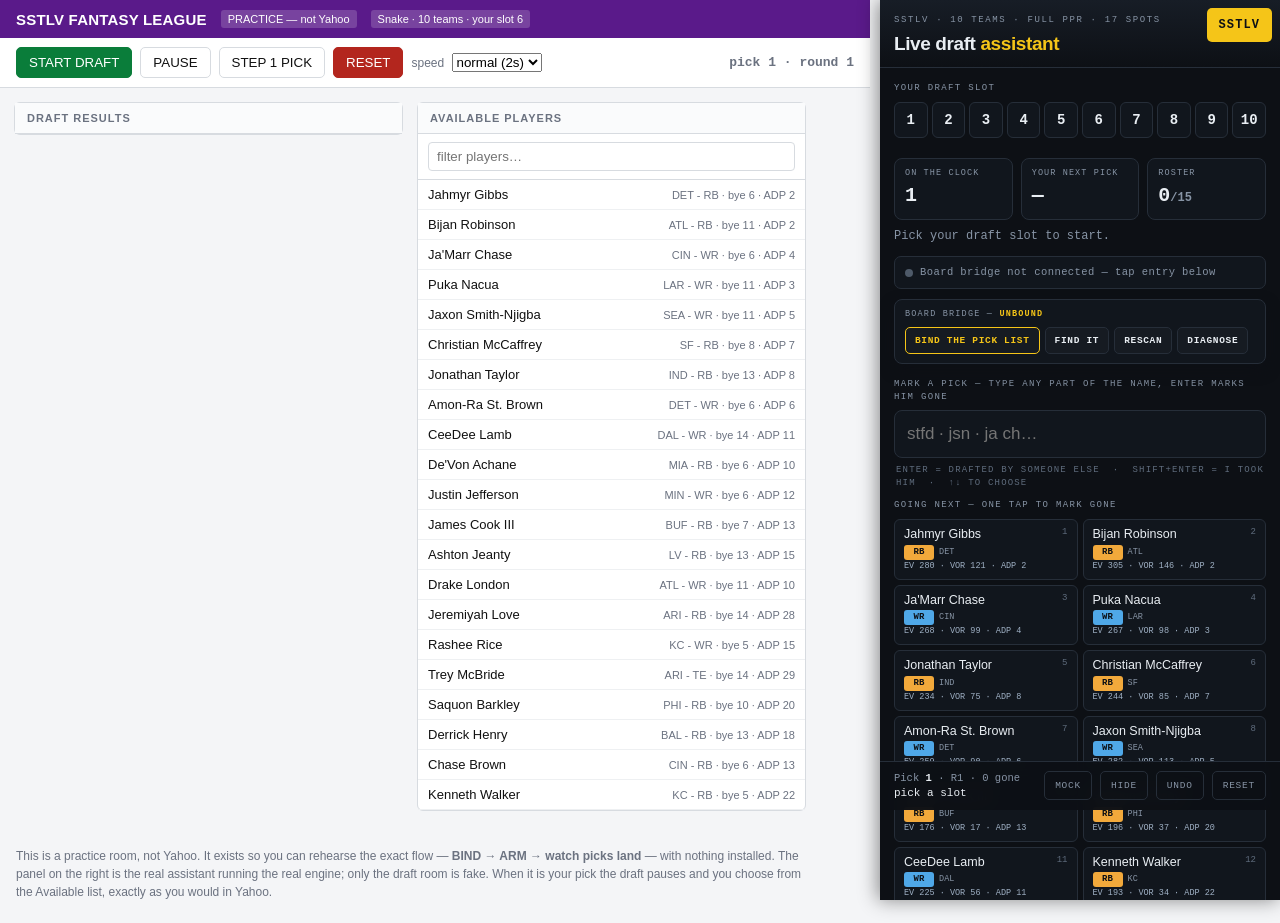
<file: draft-assistant/tool/practice.html>
<!DOCTYPE html>
<html lang="en">
<head>
<meta charset="utf-8">
<meta name="viewport" content="width=device-width,initial-scale=1">
<title>SSTLV Draft Practice</title>
<style>
  :root{ --ink:#111; --mute:#6b7280; --line:#d7dbe0; --hi:#F5C518; }
  *{box-sizing:border-box}
  body{margin:0;background:#f4f5f7;color:var(--ink);
    font:14px -apple-system,BlinkMacSystemFont,"Segoe UI",Roboto,Helvetica,Arial,sans-serif}
  .top{background:#5a1a8a;color:#fff;padding:10px 16px;display:flex;align-items:center;gap:14px}
  .top b{font-size:15px;letter-spacing:.2px}
  .top .tag{font-size:11px;background:rgba(255,255,255,.18);padding:3px 7px;border-radius:3px}
  .bar{background:#fff;border-bottom:1px solid var(--line);padding:9px 16px;
    display:flex;gap:8px;align-items:center;flex-wrap:wrap}
  .bar button{appearance:none;border:1px solid var(--line);background:#fff;color:var(--ink);
    font:600 12px inherit;padding:7px 12px;border-radius:5px;cursor:pointer}
  .bar button.go{background:#0a7d3a;border-color:#0a7d3a;color:#fff}
  .bar button.stop{background:#b3261e;border-color:#b3261e;color:#fff}
  .bar .clock{font:700 13px ui-monospace,Menlo,Consolas,monospace;margin-left:auto;color:var(--mute)}
  .bar .onclock{color:#b3261e}
  .cols{display:flex;gap:14px;padding:14px;align-items:flex-start;max-width:820px}
  .col{flex:1;background:#fff;border:1px solid var(--line);border-radius:6px;min-width:0}
  .col h2{font-size:11px;text-transform:uppercase;letter-spacing:.09em;color:var(--mute);
    margin:0;padding:9px 12px;border-bottom:1px solid var(--line);background:#fafbfc}
  .scroll{max-height:70vh;overflow:auto}
  table{width:100%;border-collapse:collapse}
  td{padding:6px 10px;border-bottom:1px solid #eef0f2;font-size:13px}
  td.pk{color:#8a94a1;width:44px;font:600 11px ui-monospace,Menlo,Consolas,monospace}
  td.tm{color:var(--mute);font-size:11px;width:76px;text-align:right}
  tr.mine{background:rgba(245,197,24,.16)}
  ul{list-style:none;margin:0;padding:0}
  li{padding:7px 10px;border-bottom:1px solid #eef0f2;font-size:13px;cursor:pointer;
    display:flex;align-items:center;gap:8px}
  li:hover{background:#f0f6ff}
  li .meta{color:var(--mute);font-size:11px;margin-left:auto;white-space:nowrap}
  .yourturn{background:#fff8dd;border:1px solid #e0c34a;border-radius:6px;padding:10px 12px;
    margin:0 14px;font-size:13px}
  .yourturn b{color:#7a5c10}
  .note{padding:10px 16px;font-size:12px;color:var(--mute);max-width:820px;line-height:1.5}
  .note code{background:#eceff3;padding:1px 4px;border-radius:3px}
</style>
</head>
<body>
<!-- Three-state self-diagnostic. This banner is STATIC HTML, visible by
     default. The script's first act is to change it to "started", and its last
     act is to hide it. A global error handler fills it with the real error.
     So whatever you see tells you exactly how far the page got. -->
<div id="jsCheck" style="background:#7a1010;color:#fff;padding:12px 14px;font:14px/1.5
     -apple-system,BlinkMacSystemFont,'Segoe UI',Roboto,sans-serif">
  <b>JavaScript has not run on this page.</b><br>
  The buttons below are plain HTML, so they will look normal but do nothing.<br><br>
  This almost always means the file was opened in a <b>preview</b> rather than a
  real browser — iOS Files, Mail, Slack and Drive all preview HTML with scripts
  disabled. On iPhone: share&nbsp;→ <b>Open in Safari</b>. On Android: open with
  <b>Chrome</b>. Or just use a laptop.
  <div id="jsDiag" style="margin-top:8px;font:11px ui-monospace,Menlo,Consolas,monospace;opacity:.85"></div>
</div>

<div class="top">
  <b>SSTLV FANTASY LEAGUE</b>
  <span class="tag">PRACTICE — not Yahoo</span>
  <span class="tag">Snake · 10 teams · your slot 6</span>
</div>

<div class="bar">
  <button class="go" id="pStart">START DRAFT</button>
  <button id="pPause">PAUSE</button>
  <button id="pStep">STEP 1 PICK</button>
  <button class="stop" id="pReset">RESET</button>
  <label style="font-size:12px;color:#6b7280">speed
    <select id="pSpeed" style="margin-left:4px">
      <option value="4000">slow (4s)</option>
      <option value="2000" selected>normal (2s)</option>
      <option value="700">fast (0.7s)</option>
      <option value="120">instant</option>
    </select>
  </label>
  <span class="clock" id="pClock">pick 1 · round 1</span>
</div>

<div id="pTurn"></div>

<div class="cols">
  <div class="col">
    <h2>Draft Results</h2>
    <div class="scroll"><table><tbody id="pLog"></tbody></table></div>
  </div>
  <div class="col">
    <h2>Available Players</h2>
    <div style="padding:8px 10px;border-bottom:1px solid var(--line)">
      <input id="pSearch" type="search" placeholder="filter players…"
             style="width:100%;padding:6px 8px;border:1px solid var(--line);border-radius:4px;font:13px inherit">
    </div>
    <div class="scroll"><ul id="pAvail"></ul></div>
  </div>
</div>

<p class="note">
  This is a practice room, not Yahoo. It exists so you can rehearse the exact
  flow — <b>BIND → ARM → watch picks land</b> — with nothing installed. The panel
  on the right is the real assistant running the real engine; only the draft room
  is fake. When it is your pick the draft pauses and you choose from the
  Available list, exactly as you would in Yahoo.
</p>
<script>
(function () {
  "use strict";

  // ---- self-diagnostic, before anything that can fail ----
  // If any of the code below throws, the page would otherwise look like a set
  // of dead buttons. Report it where the user can actually read it.
  function SSTLV_DIAG(msg, detail) {
    try {
      var el = document.getElementById("jsCheck");
      if (!el) { if (detail) console.error(msg, detail); return; }
      el.style.display = "";
      el.innerHTML = "<b>" + msg + "</b>" +
        (detail ? "<div style='margin-top:8px;font:11px ui-monospace,Menlo,Consolas,monospace'>" +
          String(detail).replace(/[<&]/g, " ") + "</div>" : "");
    } catch (e) {}
  }
  (function () {
    var d = document.getElementById("jsDiag");
    if (d) {
      d.textContent = navigator.userAgent + " | shadowDOM:" +
        (!!document.createElement("div").attachShadow) +
        " fromEntries:" + (typeof Object.fromEntries === "function");
    }
    var c = document.getElementById("jsCheck");
    if (c) c.innerHTML = "<b>JavaScript started but did not finish.</b>" +
      "<br>Something below threw. The exact error will replace this message.";
  })();
  window.addEventListener("error", function (ev) {
    SSTLV_DIAG("The assistant hit an error and stopped.",
      (ev.message || "") + "  @" + (ev.filename || "") + ":" + (ev.lineno || ""));
  });

  var HOST = document.createElement("div");
  HOST.id = "sstlv-host";
  var SHADOW = HOST.attachShadow({ mode: "open" });
  SHADOW.innerHTML = "<style>" + ":host{\n  --bg:#0D1015; --card:#161B22; --card2:#11161D; --line:#262E39;\n  --ink:#E9EEF3; --mute:#8794A5; --hi:#F5C518;\n  /* Position colours matched to the Yahoo draft room, so a glance at our panel\n     and a glance at their board agree. RB (amber) and WR (blue) are read\n     straight off the live draft-room screenshots; the other four are chosen to\n     sit in the same family and stay distinguishable, not verified. */\n  --rb:#F2A93B; --wr:#4FA8E8; --te:#57C97A; --qb:#E85D9C; --k:#9E86D8; --dst:#8FA3B5;\n  --mono:ui-monospace,SFMono-Regular,\"SF Mono\",Menlo,Consolas,monospace;\n}\n*{box-sizing:border-box;-webkit-tap-highlight-color:transparent}:host{margin:0;background:var(--bg);color:var(--ink);\n  font-family:-apple-system,BlinkMacSystemFont,\"Segoe UI\",Roboto,Helvetica,Arial,sans-serif;\n  font-size:15px;line-height:1.4;padding-bottom:90px}\n.wrap{max-width:660px;margin:0 auto}\nheader{padding:14px 14px 10px;border-bottom:1px solid var(--line);\n  background:linear-gradient(180deg,#171D26,var(--bg))}\nh1{margin:0;font-size:19px;letter-spacing:-.4px;font-weight:800}\nh1 em{font-style:normal;color:var(--hi)}\n.eyebrow{font-family:var(--mono);font-size:9px;letter-spacing:.18em;text-transform:uppercase;\n  color:var(--mute);margin:0 0 4px}\n.lbl{font-family:var(--mono);font-size:9px;letter-spacing:.15em;text-transform:uppercase;\n  color:var(--mute);margin:0 0 7px}\nsection{padding:14px}\n.slots{display:grid;grid-template-columns:repeat(10,1fr);gap:4px}\n.slot{appearance:none;border:1px solid var(--line);background:var(--card2);color:var(--ink);\n  font-family:var(--mono);font-size:14px;font-weight:600;padding:9px 0;border-radius:6px;cursor:pointer}\n.slot[aria-pressed=true]{background:var(--hi);color:#0D1015;border-color:var(--hi)}\n\n.status{display:flex;gap:8px;align-items:stretch;margin-top:12px}\n.stat{flex:1;border:1px solid var(--line);background:var(--card2);border-radius:8px;padding:9px 10px}\n.stat .k{font-family:var(--mono);font-size:8.5px;letter-spacing:.13em;text-transform:uppercase;color:var(--mute)}\n.stat .v{font-family:var(--mono);font-size:20px;font-weight:700;margin-top:2px}\n.turn{border-color:var(--hi);background:rgba(245,197,24,.11)}\n.turn .v{color:var(--hi)}\n.away{font-size:12px;color:var(--mute);font-family:var(--mono);margin-top:8px}\n/* Every pick number you own, for the whole draft. Knowing that your next two\n   are 26 and 35 -- and that after 46 you wait nineteen picks -- is half of\n   knowing whether to reach. */\n.mypicks{display:flex;flex-wrap:wrap;gap:4px;margin-top:8px}\n.mypicks .mp{font-family:var(--mono);font-size:10.5px;padding:3px 6px;border-radius:4px;\n  border:1px solid var(--line);background:var(--card2);color:var(--mute);\n  font-variant-numeric:tabular-nums}\n.mypicks .mp.done{opacity:.38;text-decoration:line-through}\n.mypicks .mp.next{background:var(--hi);color:#0D1015;border-color:var(--hi);font-weight:700}\n.mypicks .gap{font-family:var(--mono);font-size:9px;color:#5F6C7D;align-self:center;padding:0 1px}\n\n.still{font-family:var(--mono);font-size:11px;color:var(--ink);background:var(--card2);\n  border:1px solid var(--line);border-radius:7px;padding:8px 10px;margin-bottom:10px;letter-spacing:.02em}\n.still.tight{border-color:var(--hi);background:rgba(245,197,24,.11);color:var(--hi)}\n.needk{font-size:8.5px;letter-spacing:.14em;color:var(--mute);margin-right:4px}\n.still.tight .needk{color:var(--hi)}\n.rec{border:1px solid var(--line);border-radius:10px;background:var(--card);overflow:hidden}\n.rec.live{border-color:var(--hi);box-shadow:0 0 0 1px rgba(245,197,24,.25)}\n.rhd{padding:9px 12px;background:var(--card2);border-bottom:1px solid var(--line);\n  font-family:var(--mono);font-size:9.5px;letter-spacing:.13em;text-transform:uppercase;color:var(--mute)}\n.rec.live .rhd{color:var(--hi)}\n.ritem{display:flex;gap:9px;align-items:flex-start;padding:10px 12px;border-bottom:1px solid var(--line)}\n.ritem:last-child{border-bottom:0}\n.ritem .no{font-family:var(--mono);font-size:11px;color:var(--mute);width:15px;flex:none;padding-top:2px}\n.ritem.top .no{color:var(--hi);font-weight:700}\n.ritem .body{flex:1;min-width:0}\n.ritem .nm{font-weight:600}\n.ritem.top .nm{font-weight:800}\n.why{font-size:11.5px;color:var(--mute);margin-top:2px;line-height:1.45}\n/* The three decision numbers, in one place on every card. Brighter than the\n   prose because this is what you read when the clock is under ten seconds. */\n.nums{font-family:var(--mono);font-size:10.5px;color:#9FB0C4;margin-top:3px;\n  letter-spacing:.02em;font-variant-numeric:tabular-nums}\n.nums b{color:var(--ink);font-weight:700}\n/* The rest of the draft this pick leads to, from who is expected to survive. */\n.route{font-family:var(--mono);font-size:10px;color:#7E8B9C;margin-top:4px;\n  line-height:1.5;font-variant-numeric:tabular-nums}\n.route b{color:var(--hi);font-weight:700}\n.route .rk{font-size:8.5px;letter-spacing:.14em;color:#5F6C7D;margin-right:5px}\n.why b{color:#BFCAD8;font-weight:600}\n.take{appearance:none;border:1px solid var(--hi);background:var(--hi);color:#0D1015;\n  font-family:var(--mono);font-size:9.5px;font-weight:700;letter-spacing:.08em;\n  padding:6px 9px;border-radius:5px;cursor:pointer;flex:none;align-self:center}\n.take.ghost{background:none;color:var(--mute);border-color:var(--line)}\n\n.pos{font-family:var(--mono);font-size:9px;font-weight:700;padding:2px 4px;border-radius:3px;\n  color:#0D1015;display:inline-block;min-width:30px;text-align:center}\n.pos.RB{background:var(--rb)}.pos.WR{background:var(--wr)}.pos.TE{background:var(--te)}\n.pos.QB{background:var(--qb)}.pos.K{background:var(--k)}.pos.DST{background:var(--dst)}\n.meta{font-family:var(--mono);font-size:10px;color:var(--mute)}\n\n.roster{display:grid;grid-template-columns:1fr 1fr;gap:5px}\n.rtot{font-family:var(--mono);font-size:10.5px;color:var(--mute);margin-top:8px;\n  padding:7px 9px;border:1px solid var(--line);border-radius:6px;background:var(--card2)}\n.rtot .tk{font-size:8.5px;letter-spacing:.13em;color:#5F6C7D;margin-right:5px}\n.rmeta{display:block;font-family:var(--mono);font-size:9.5px;color:var(--mute);\n  margin-top:2px;white-space:nowrap}\n.rmeta b{color:var(--ink);font-weight:600}\n.rmeta .pk{color:var(--hi);font-weight:700}\n.rmeta .pos{font-size:8px;min-width:24px;padding:1px 3px;margin-right:4px}\n.rslot{display:flex;gap:7px;align-items:flex-start;border:1px solid var(--line);border-radius:6px;\n  padding:7px 8px;background:var(--card2);min-height:34px}\n.rslot .c{font-family:var(--mono);font-size:9px;font-weight:700;color:var(--mute);width:34px;flex:none;padding-top:2px}\n.rslot.full{background:var(--card);border-color:#38424F}\n.rslot .who{font-size:12.5px;overflow:hidden;text-overflow:ellipsis;white-space:nowrap;flex:1;min-width:0}\n.rslot .bw{font-family:var(--mono);font-size:8.5px;color:#5F6C7D;flex:none;padding-top:2px}\n.warn{margin-top:9px;border:1px solid #7A5C10;background:rgba(245,197,24,.09);\n  border-radius:7px;padding:8px 10px;font-size:12px;color:#F0DFA8}\n\n.tools{display:flex;gap:7px;margin-bottom:10px}\ninput[type=search]{flex:1;appearance:none;background:var(--card2);border:1px solid var(--line);\n  color:var(--ink);border-radius:7px;padding:10px 11px;font-size:15px;font-family:inherit}\ninput[type=search]:focus{outline:none;border-color:var(--hi)}\nselect{appearance:none;background:var(--card2);border:1px solid var(--line);color:var(--ink);\n  border-radius:7px;padding:10px 8px;font-size:14px;font-family:var(--mono)}\n.filters{display:flex;gap:4px;flex-wrap:wrap;margin-bottom:9px}\n.f{appearance:none;border:1px solid var(--line);background:var(--card2);color:var(--mute);\n  font-family:var(--mono);font-size:10px;letter-spacing:.06em;padding:6px 9px;border-radius:5px;cursor:pointer}\n.f[aria-pressed=true]{background:var(--ink);color:#0D1015;border-color:var(--ink)}\n\n.row{display:flex;gap:8px;align-items:center;padding:8px 4px;border-bottom:1px solid var(--line)}\n.row .info{flex:1;min-width:0}\n.row .nm{font-size:14px;overflow:hidden;text-overflow:ellipsis;white-space:nowrap}\n.row.gone{opacity:.3}\n.row.gone .nm{text-decoration:line-through}\n.row.mine{background:rgba(245,197,24,.08);border-left:2px solid var(--hi);padding-left:6px}\n.row.dead{background:rgba(244,63,94,.09)}\n.btns{display:flex;gap:4px;flex:none}\n.b{appearance:none;border:1px solid var(--line);background:var(--card2);color:var(--mute);\n  font-family:var(--mono);font-size:9.5px;font-weight:700;padding:6px 8px;border-radius:5px;cursor:pointer}\n.b.on{background:var(--hi);color:#0D1015;border-color:var(--hi)}\n.b.x.on{background:#39424F;color:var(--ink);border-color:#39424F}\n.riskdot{color:#FB8C42;font-family:var(--mono);font-size:9px}\n.pknum{font-family:var(--mono);font-size:10px;font-weight:700;color:#6F7D8F;\n  background:#11161D;border:1px solid var(--line);border-radius:3px;padding:0 4px}\n.pknum.me{color:#0D1015;background:var(--hi);border-color:var(--hi)}\n.sortsep{font-family:var(--mono);font-size:8px;letter-spacing:.14em;color:#4E5A69;\n  align-self:center;margin-left:6px;margin-right:1px}\n.sortb[aria-pressed=true]{background:var(--hi);color:#0D1015;border-color:var(--hi)}\n\nfooter{position:fixed;left:0;right:0;bottom:0;background:rgba(13,16,21,.96);\n  border-top:1px solid var(--line);padding:9px 14px;backdrop-filter:blur(8px)}\n.fbar{max-width:660px;margin:0 auto;display:flex;gap:8px;align-items:center}\n.fbar .now{font-family:var(--mono);font-size:10.5px;color:var(--mute);flex:1;\n  display:flex;flex-direction:column;gap:1px;line-height:1.35}\n.fl1{color:var(--mute)} .fl2{color:var(--ink);font-size:11px}\n.fl2 .yo{color:var(--hi);letter-spacing:.06em}\n.mockb{border-color:#3C6E4A;color:#8FE3AB}\n.mockb:hover{background:rgba(74,222,128,.12)}\n.fbar .now b{color:var(--ink)}\n.gh{white-space:nowrap}\n.gh{appearance:none;border:1px solid var(--line);background:none;color:var(--mute);\n  font-family:var(--mono);font-size:9.5px;letter-spacing:.08em;padding:8px 10px;border-radius:5px;cursor:pointer}\n@media (prefers-reduced-motion:reduce){*{transition:none!important}}\n\n/* ---- live board: bridge status, desync, fast entry, likely-next, feed ---- */\n.bridge{display:flex;align-items:center;gap:7px;margin-top:10px;padding:8px 10px;\n  border:1px solid var(--line);border-radius:7px;background:var(--card2);\n  font-family:var(--mono);font-size:10.5px;letter-spacing:.04em;color:var(--mute)}\n.bridge .dot{width:8px;height:8px;border-radius:50%;background:#4E5A69;flex:none}\n.bridge.on{border-color:#2F6B43;background:rgba(74,222,128,.09);color:#8FE3AB}\n.bridge.on .dot{background:var(--rb);box-shadow:0 0 0 3px rgba(74,222,128,.18)}\n.bridge.off{border-color:#6B3535;background:rgba(244,63,94,.09);color:#F3A2AE}\n.bridge.off .dot{background:#F43F5E}\n.bridge b{color:var(--ink);font-weight:700}\n\n.desync{margin-top:10px;border:1px solid #8A3A16;background:rgba(251,140,66,.13);\n  border-radius:7px;padding:10px 11px;font-size:12.5px;color:#F6C9A6}\n.desync b{color:#FFE2C9}\n.desync .fix{display:flex;gap:6px;margin-top:8px;flex-wrap:wrap}\n.desync button{appearance:none;border:1px solid #8A3A16;background:rgba(251,140,66,.18);\n  color:#FFE2C9;font-family:var(--mono);font-size:10px;font-weight:700;letter-spacing:.07em;\n  padding:7px 10px;border-radius:5px;cursor:pointer}\n\n.fastwrap{position:relative;margin-bottom:10px}\ninput#fast{width:100%;appearance:none;background:var(--card2);border:1px solid var(--line);\n  color:var(--ink);border-radius:8px;padding:13px 12px;font-size:17px;font-family:inherit}\ninput#fast:focus{outline:none;border-color:var(--hi);background:#141A22}\n.fhint{font-family:var(--mono);font-size:9px;letter-spacing:.13em;text-transform:uppercase;\n  color:#5F6C7D;margin:6px 2px 0}\n.fres{margin-top:6px;border:1px solid var(--line);border-radius:8px;overflow:hidden;background:var(--card)}\n.fres:empty{display:none}\n.fr{display:flex;gap:8px;align-items:center;padding:9px 11px;border-bottom:1px solid var(--line);cursor:pointer}\n.fr:last-child{border-bottom:0}\n.fr.sel{background:rgba(245,197,24,.13)}\n.fr .fn{flex:1;min-width:0;font-size:14px;overflow:hidden;text-overflow:ellipsis;white-space:nowrap}\n.fr.sel .fn{font-weight:700}\n.fr .fk{font-family:var(--mono);font-size:9px;color:#5F6C7D;flex:none}\n.fr.taken{opacity:.42}\n.fr.taken .fn{text-decoration:line-through}\n\n.lk{display:flex;flex-wrap:wrap;gap:5px}\n.lkb{appearance:none;text-align:left;border:1px solid var(--line);background:var(--card2);\n  color:var(--ink);border-radius:6px;padding:7px 9px;cursor:pointer;font-family:inherit;\n  font-size:12.5px;line-height:1.25;flex:1 1 calc(50% - 3px);min-width:0}\n.lkb:active{background:var(--hi);color:#0D1015}\n.lkb .lm{display:block;font-family:var(--mono);font-size:8.5px;color:var(--mute);margin-top:2px;\n  white-space:nowrap;overflow:hidden;text-overflow:ellipsis}\n.lkb .ln{color:#9FB0C4;margin-top:1px;font-variant-numeric:tabular-nums}\n.lkb .lr{font-family:var(--mono);font-size:9px;color:#5F6C7D;float:right;margin-left:6px}\n\n.feed{border:1px solid var(--line);border-radius:8px;background:var(--card2);overflow:hidden}\n.feed:empty{display:none}\n.fdrow{display:flex;gap:8px;align-items:center;padding:7px 10px;border-bottom:1px solid var(--line);\n  font-family:var(--mono);font-size:10.5px;color:var(--mute)}\n.fdrow:last-child{border-bottom:0}\n.fdrow .fdn{flex:1;min-width:0;color:var(--ink);font-family:inherit;font-size:12.5px;\n  overflow:hidden;text-overflow:ellipsis;white-space:nowrap}\n.fdrow .fdp{color:#5F6C7D}\n.fdrow.auto .fdp{color:var(--rb)}\n.fdrow.low{background:rgba(251,140,66,.10)}\n.fdrow button{appearance:none;border:1px solid var(--line);background:none;color:var(--mute);\n  font-family:var(--mono);font-size:9px;padding:4px 7px;border-radius:4px;cursor:pointer;flex:none}\n.drop{display:flex;flex-wrap:wrap;gap:5px;align-items:center;margin-top:9px}\n.drop:empty{display:none}\n.dlbl{font-family:var(--mono);font-size:8.5px;letter-spacing:.13em;color:#5F6C7D;width:100%}\n.dchip{font-family:var(--mono);font-size:10.5px;color:var(--mute);background:var(--card2);\n  border:1px solid var(--line);border-radius:5px;padding:5px 7px;white-space:nowrap}\n.dchip b{color:var(--ink)}\n.dchip.hot{border-color:var(--hi);color:var(--hi)}\n.dchip.hot b{color:var(--hi)}\n.dchip .pos{font-size:8px;min-width:22px;padding:1px 3px;margin-right:3px}\n.stealth .why,.stealth .rtot,.stealth .drop,.stealth .route{visibility:hidden}\n\n/* bridge panel: rendered only by the userscript build, hidden when empty */\n#brPanel:empty{display:none}\n#brPanel{margin-top:10px;border:1px solid var(--line);border-radius:8px;\n  background:var(--card2);padding:9px 10px}\n.brhd{font-family:var(--mono);font-size:8.5px;letter-spacing:.14em;text-transform:uppercase;\n  color:var(--mute);margin-bottom:6px}\n.brhd b{color:var(--hi)}\n.brnote{font-size:12px;color:#BFCAD8;margin-bottom:8px;line-height:1.45}\n.brbtns{display:flex;gap:5px;flex-wrap:wrap}\n.brbtns button{appearance:none;border:1px solid var(--line);background:var(--card);\n  color:var(--ink);font-family:var(--mono);font-size:9.5px;font-weight:700;letter-spacing:.07em;\n  padding:7px 9px;border-radius:5px;cursor:pointer}\n.brbtns button:first-child{border-color:var(--hi);color:var(--hi)}\n.brp{border-top:1px solid var(--line);padding-top:8px;margin-top:8px}\n.brpn{font-size:13.5px;font-weight:600;margin-bottom:3px}\n.brpc{font-family:var(--mono);font-size:9px;color:#FB8C42}\n.brpr{font-family:var(--mono);font-size:9.5px;color:#5F6C7D;margin-bottom:6px;\n  overflow:hidden;text-overflow:ellipsis;white-space:nowrap}\n\n/* --- shadow-boundary corrections, appended by mountShim --- */\n/* Position colours are re-declared here so the bridge can overwrite them on\n   the host element with the draft room's own rendered values. */\n:host{display:block;background:#0D1015;color:#E9EEF3;\n  font-family:-apple-system,BlinkMacSystemFont,\"Segoe UI\",Roboto,Helvetica,Arial,sans-serif;\n  font-size:15px;line-height:1.4}\n/* the button bar belongs to the panel, not to the page */\nfooter{position:sticky;left:auto;right:auto;bottom:0;width:100%}\n/* keep BIND / ARM reachable without hunting for it */\n#brPanel:not(:empty){position:sticky;top:0;z-index:5;\n  box-shadow:0 6px 14px rgba(13,16,21,.9)}\n" + "</style>" + "\n<div class=\"wrap\">\n<header>\n  <p class=\"eyebrow\">SSTLV · 10 teams · full PPR · 17 spots</p>\n  <h1>Live draft <em>assistant</em></h1>\n</header>\n\n<section>\n  <p class=\"lbl\">Your draft slot</p>\n  <div class=\"slots\" id=\"slots\"></div>\n  <div class=\"mypicks\" id=\"myPicks\"></div>\n  <div class=\"status\">\n    <div class=\"stat\" id=\"pickBox\"><div class=\"k\">On the clock</div><div class=\"v\" id=\"curPick\">1</div></div>\n    <div class=\"stat\" id=\"mineBox\"><div class=\"k\">Your next pick</div><div class=\"v\" id=\"nextPick\">—</div></div>\n    <div class=\"stat\"><div class=\"k\">Roster</div><div class=\"v\" id=\"cnt\">0<span style=\"font-size:12px;color:var(--mute)\">/17</span></div></div>\n  </div>\n  <p class=\"away\" id=\"away\"></p>\n  <div class=\"bridge\" id=\"bridge\"><span class=\"dot\"></span><span id=\"bridgeTxt\">Board bridge not connected — manual entry</span></div>\n  <div id=\"desync\"></div>\n  <div id=\"brPanel\"></div>\n</section>\n\n<section style=\"padding-top:0\">\n  <p class=\"lbl\">Mark a pick — type any part of the name, Enter marks him gone</p>\n  <div class=\"fastwrap\">\n    <input type=\"search\" id=\"fast\" placeholder=\"stfd · jsn · ja ch…\"\n           autocomplete=\"off\" autocorrect=\"off\" autocapitalize=\"off\" spellcheck=\"false\">\n    <div class=\"fres\" id=\"fastRes\"></div>\n    <p class=\"fhint\" id=\"fastHint\">Enter = drafted by someone else &nbsp;·&nbsp; Shift+Enter = I took him &nbsp;·&nbsp; ↑↓ to choose</p>\n  </div>\n  <p class=\"lbl\">Going next — one tap to mark gone</p>\n  <div class=\"lk\" id=\"likely\"></div>\n</section>\n\n<section style=\"padding-top:0\">\n  <div class=\"still\" id=\"still\"></div>\n  <div class=\"rec\" id=\"recBox\">\n    <div class=\"rhd\" id=\"recHd\">Recommended</div>\n    <div id=\"recList\"></div>\n  </div>\n  <div class=\"drop\" id=\"drop\"></div>\n</section>\n\n<section style=\"padding-top:0\">\n  <p class=\"lbl\">My roster</p>\n  <div class=\"roster\" id=\"roster\"></div>\n  <div class=\"rtot\" id=\"rtot\"></div>\n  <div id=\"warns\"></div>\n</section>\n\n<section style=\"padding-top:0\">\n  <p class=\"lbl\">Picks read from the board — tap UNDO on any that is wrong</p>\n  <div class=\"feed\" id=\"feed\"></div>\n</section>\n\n<section style=\"padding-top:0\">\n  <p class=\"lbl\">Not in the list? Add him to your roster</p>\n  <div class=\"tools\" style=\"margin-bottom:14px\">\n    <input type=\"search\" id=\"addName\" placeholder=\"Player name…\">\n    <select id=\"addPos\"><option>RB</option><option>WR</option><option>TE</option>\n      <option>QB</option><option>K</option><option>DST</option></select>\n    <button class=\"gh\" id=\"addBtn\" style=\"padding:10px 12px\">ADD</button>\n  </div>\n  <p class=\"lbl\">Player pool — tap X when someone else drafts them</p>\n  <div class=\"tools\"><input type=\"search\" id=\"q\" placeholder=\"Search player or team…\"></div>\n  <div class=\"filters\" id=\"filters\"></div>\n  <div id=\"list\"></div>\n</section>\n</div>\n\n<footer><div class=\"fbar\">\n  <div class=\"now\" id=\"fnow\"></div>\n  <button class=\"gh mockb\" id=\"mock\">MOCK</button>\n  <button class=\"gh\" id=\"stealth\" title=\"hide the model's reasoning from anyone watching\">HIDE</button>\n  <button class=\"gh\" id=\"undo\">UNDO</button>\n  <button class=\"gh\" id=\"reset\">RESET</button>\n</div></footer>\n\n";
  var MOUNT = document.body || document.documentElement;
  MOUNT.appendChild(HOST);

  var TAB = document.createElement("button");
  TAB.id = "sstlv-tab";
  TAB.textContent = "SSTLV";
  TAB.style.cssText = [
    "position:fixed", "top:8px", "right:8px", "z-index:2147483646",
    "background:#F5C518", "color:#0D1015", "border:0", "border-radius:5px",
    "font:700 12px ui-monospace,Menlo,Consolas,monospace", "letter-spacing:.09em",
    "padding:10px 12px", "cursor:pointer", "touch-action:manipulation"
  ].join(";");
  MOUNT.appendChild(TAB);

  // A phone cannot show a 400px side panel AND the board at once. On a narrow
  // screen the panel is a full-screen overlay that starts CLOSED, so you see
  // the draft board first and tap SSTLV to consult the assistant. On a wide
  // screen it is the old docked side panel.
  var PAD = true;
  function narrow() { return Math.min(window.innerWidth || 9999, 900) < 720; }
  var open = !narrow();
  function layout() {
    var n = narrow();
    HOST.style.cssText = [
      "position:fixed", "top:0", "right:0", "z-index:2147483645",
      "overflow:auto", "font-size:15px",
      "height:100vh",
      n ? "width:100vw" : "width:400px",
      n ? "max-width:100vw" : "max-width:96vw",
      n ? "box-shadow:none" : "box-shadow:-2px 0 18px rgba(0,0,0,.45)",
      open ? "display:block" : "display:none"
    ].join(";");
    if (PAD) {
      // Never pad the body on a phone: 410px of padding on a 390px screen
      // squeezes the page to a 28px slit, which looks exactly like "it does
      // nothing".
      document.body.style.paddingRight = (!n && open) ? "410px" : "";
    }
    TAB.textContent = (n && open) ? "CLOSE" : "SSTLV";
  }
  TAB.onclick = function () { open = !open; layout(); };
  window.addEventListener("resize", layout);
  window.addEventListener("orientationchange", function () { setTimeout(layout, 150); });
  layout();

  // The region picker needs to hide the panel on a phone: the panel covers the
  // whole screen there, so you cannot tap the pick list behind it.
  var PANEL = {
    narrow: narrow,
    isOpen: function () { return open; },
    set: function (v) { open = v; layout(); }
  };

  var UIROOT_OVERRIDE = SHADOW;


  const PLAYERS = [{"n":"Bijan Robinson","p":"RB","t":"ATL","b":11,"a":1.9,"e":305,"v":146,"s":3,"src":"P","av":1,"r":0,"d":"2025 TD luck +17 pts vs volume; corrected. ","method":"blend","moved":false,"espn":2,"y":2},{"n":"Jaxon Smith-Njigba","p":"WR","t":"SEA","b":11,"a":5.4,"e":282,"v":113,"s":3,"src":"P","av":1,"r":0,"d":"2025 TD luck -7 pts vs volume; corrected. ","method":"blend","moved":false,"espn":5,"y":8},{"n":"Jahmyr Gibbs","p":"RB","t":"DET","b":6,"a":1.6,"e":280,"v":121,"s":4,"src":"P","av":1,"r":0,"d":"2025 TD luck -29 pts vs volume; corrected. ","method":"blend","moved":false,"espn":1,"y":1},{"n":"Ja'Marr Chase","p":"WR","t":"CIN","b":6,"a":3.9,"e":268,"v":99,"s":4,"src":"P","av":0.95,"r":1,"d":"2025 TD luck +8 pts vs volume; corrected. ","method":"blend","moved":false,"espn":3,"y":3},{"n":"Breece Hall","p":"RB","t":"NYJ","b":13,"a":34.6,"e":266,"v":107,"s":3,"src":"M","av":1,"r":0,"d":"2025 TD luck +26 pts vs volume; corrected. ","method":"model","moved":false,"espn":23,"y":30},{"n":"Puka Nacua","p":"WR","t":"LAR","b":11,"a":3.1,"e":267,"v":98,"s":3,"src":"P","av":0.89,"r":1,"d":"2025 TD luck -11 pts vs volume; corrected. Under NFL review and dealing with soreness; may miss the Week 1 Australia game.","method":"blend","moved":false,"espn":4,"y":4},{"n":"Amon-Ra St. Brown","p":"WR","t":"DET","b":6,"a":6.3,"e":259,"v":90,"s":2,"src":"P","av":1,"r":0,"d":"2025 TD luck -11 pts vs volume; corrected. ","method":"blend","moved":false,"espn":8,"y":7},{"n":"De'Von Achane","p":"RB","t":"MIA","b":6,"a":10.4,"e":246,"v":87,"s":5,"src":"P","av":1,"r":0,"d":"","method":"blend","moved":false,"espn":10,"y":15},{"n":"Christian McCaffrey","p":"RB","t":"SF","b":8,"a":6.6,"e":244,"v":85,"s":2,"src":"P","av":0.91,"r":1,"d":"413 touches last season at 30, with no usable depth behind him.","method":"blend","moved":false,"espn":6,"y":6},{"n":"Ashton Jeanty","p":"RB","t":"LV","b":13,"a":15.1,"e":243,"v":84,"s":3,"src":"M","av":1,"r":0,"d":"2025 TD luck +12 pts vs volume; corrected. ","method":"model","moved":false,"espn":13,"y":21},{"n":"Drake London","p":"WR","t":"ATL","b":11,"a":9.9,"e":240,"v":71,"s":2,"src":"P","av":1,"r":0,"d":"2025 TD luck -6 pts vs volume; corrected. ","method":"blend","moved":false,"espn":14,"y":20},{"n":"George Pickens","p":"WR","t":"DAL","b":14,"a":19.8,"e":238,"v":69,"s":3,"src":"M","av":1,"r":0,"d":"2025 TD luck -10 pts vs volume; corrected. ","method":"model","moved":false,"espn":32,"y":22},{"n":"Matthew Stafford","p":"QB","t":"LAR","b":11,"a":77.2,"e":268,"v":-6,"s":16,"src":"M","av":1,"r":0,"d":"","method":"model","moved":false,"espn":86,"y":113},{"n":"Jonathan Taylor","p":"RB","t":"IND","b":13,"a":7.5,"e":234,"v":75,"s":3,"src":"P","av":1,"r":0,"d":"2025 TD luck -37 pts vs volume; corrected. ","method":"blend","moved":false,"espn":7,"y":5},{"n":"Chase Brown","p":"RB","t":"CIN","b":6,"a":13.4,"e":234,"v":75,"s":2,"src":"P","av":1,"r":0,"d":"2025 TD luck +4 pts vs volume; corrected. Unchallenged RB1 in Cincinnati; only Perine and Brooks behind him.","method":"blend","moved":false,"espn":20,"y":14},{"n":"Jadarian Price","p":"RB","t":"SEA","b":11,"a":79.1,"e":229,"v":70,"s":3,"src":"R","av":1,"r":0,"d":"Rookie, pick 32. Priced off the mean year-1 output of rookies drafted 16-35 since 2019, not an extrapolated curve.","method":"rookie-empirical","moved":false,"espn":62,"y":59},{"n":"Justin Jefferson","p":"WR","t":"MIN","b":6,"a":11.7,"e":229,"v":60,"s":3,"src":"P","av":1,"r":0,"d":"2025 TD luck +26 pts vs volume; corrected. ","method":"blend","moved":false,"espn":11,"y":13},{"n":"Rashee Rice","p":"WR","t":"KC","b":5,"a":14.8,"e":187,"v":18,"s":2,"src":"P","av":0.82,"r":1,"d":"2025 TD luck -10 pts vs volume; corrected.  Durability: PPG held | 23:16g/13.3 24:4g/16.2 25:8g/18.8 Hamstring.","method":"blend","moved":false,"espn":16,"y":36},{"n":"CeeDee Lamb","p":"WR","t":"DAL","b":14,"a":10.6,"e":225,"v":56,"s":3,"src":"P","av":1,"r":0,"d":"2025 TD luck +15 pts vs volume; corrected. ","method":"blend","moved":false,"espn":9,"y":11},{"n":"Brock Bowers","p":"TE","t":"LV","b":13,"a":35.5,"e":190,"v":57,"s":1,"src":"P","av":1,"r":0,"d":"2025 TD luck -13 pts vs volume; corrected. ","method":"blend","moved":false,"espn":24,"y":19},{"n":"Bucky Irving","p":"RB","t":"TB","b":10,"a":45.3,"e":196,"v":37,"s":3,"src":"M","av":0.89,"r":1,"d":"2025 TD luck +17 pts vs volume; corrected.  Durability: PPG 14.4->13.8 (96%) | 24:17g/14.4 25:10g/13.8 Foot/Shoulder.","method":"model","moved":false,"espn":41,"y":51},{"n":"Chris Olave","p":"WR","t":"NO","b":8,"a":20.2,"e":219,"v":50,"s":2,"src":"P","av":1,"r":0,"d":"2025 TD luck -5 pts vs volume; corrected. ","method":"blend","moved":false,"espn":26,"y":25},{"n":"D'Andre Swift","p":"RB","t":"CHI","b":10,"a":45.8,"e":213,"v":54,"s":3,"src":"M","av":1,"r":0,"d":"2025 TD luck -3 pts vs volume; corrected. Clear RB1 in Chicago; Monangai questionable behind him.","method":"model","moved":false,"espn":60,"y":42},{"n":"Trey McBride","p":"TE","t":"ARI","b":14,"a":28.8,"e":181,"v":48,"s":1,"src":"P","av":1,"r":0,"d":"2025 TD luck -12 pts vs volume; corrected. Arizona is starting Jacoby Brissett at QB, not Kyler Murray.","method":"blend","moved":false,"espn":17,"y":31},{"n":"Jeremiyah Love","p":"RB","t":"ARI","b":14,"a":27.9,"e":212,"v":53,"s":3,"src":"R","av":0.9,"r":1,"d":"Rookie, pick 3. Priced off the mean year-1 output of rookies drafted 1-15 since 2019, not an extrapolated curve.","method":"rookie-empirical","moved":false,"espn":15,"y":28},{"n":"James Cook III","p":"RB","t":"BUF","b":7,"a":12.7,"e":176,"v":17,"s":4,"src":"P","av":1,"r":0,"d":"2025 TD luck -11 pts vs volume; corrected. ","method":"blend","moved":false,"espn":12,"y":9},{"n":"Omarion Hampton","p":"RB","t":"LAC","b":7,"a":23.2,"e":177,"v":18,"s":3,"src":"M","av":0.86,"r":1,"d":"2025 TD luck +4 pts vs volume; corrected.  Durability: PPG held | 25:9g/15.1 Ankle.","method":"model","moved":false,"espn":22,"y":16},{"n":"Bo Nix","p":"QB","t":"DEN","b":10,"a":112.7,"e":317,"v":43,"s":16,"src":"M","av":1,"r":0,"d":"2025 TD luck -12 pts vs volume; corrected. ","method":"model","moved":false,"espn":84,"y":102},{"n":"Colston Loveland","p":"TE","t":"CHI","b":10,"a":56.5,"e":172,"v":39,"s":1,"src":"P","av":1,"r":0,"d":"2025 TD luck -9 pts vs volume; corrected. Listed TE1 in Chicago over Cole Kmet.","method":"blend","moved":false,"espn":49,"y":37},{"n":"Tyler Warren","p":"TE","t":"IND","b":13,"a":64.9,"e":171,"v":38,"s":1,"src":"P","av":1,"r":0,"d":"2025 TD luck +4 pts vs volume; corrected. ","method":"blend","moved":false,"espn":50,"y":48},{"n":"Tetairoa McMillan","p":"WR","t":"CAR","b":5,"a":32.9,"e":204,"v":35,"s":3,"src":"M","av":1,"r":0,"d":"2025 TD luck -4 pts vs volume; corrected. ","method":"model","moved":false,"espn":33,"y":39},{"n":"Quinshon Judkins","p":"RB","t":"CLE","b":11,"a":50.9,"e":200,"v":41,"s":3,"src":"M","av":1,"r":0,"d":"2025 TD luck +11 pts vs volume; corrected. ","method":"model","moved":false,"espn":39,"y":58},{"n":"Nico Collins","p":"WR","t":"HOU","b":8,"a":21.2,"e":201,"v":32,"s":3,"src":"M","av":1,"r":0,"d":"2025 TD luck -4 pts vs volume; corrected. ","method":"model","moved":false,"espn":25,"y":18},{"n":"Kyle Pitts Sr.","p":"TE","t":"ATL","b":11,"a":75.9,"e":176,"v":43,"s":1,"src":"P","av":1,"r":0,"d":"2025 TD luck +5 pts vs volume; corrected. ","method":"blend","moved":false,"espn":71,"y":79},{"n":"Rome Odunze","p":"WR","t":"CHI","b":10,"a":51.4,"e":201,"v":32,"s":3,"src":"M","av":1,"r":0,"d":"2025 TD luck -7 pts vs volume; corrected. Listed WR1 in Chicago with Burden questionable.","method":"model","moved":false,"espn":48,"y":49},{"n":"Saquon Barkley","p":"RB","t":"PHI","b":10,"a":19.7,"e":196,"v":37,"s":3,"src":"P","av":1,"r":0,"d":"2025 TD luck +12 pts vs volume; corrected. ","method":"blend","moved":false,"espn":18,"y":10},{"n":"Zay Flowers","p":"WR","t":"BAL","b":13,"a":25.2,"e":197,"v":28,"s":3,"src":"M","av":1,"r":0,"d":"2025 TD luck +1 pts vs volume; corrected. ","method":"model","moved":false,"espn":34,"y":33},{"n":"Harold Fannin Jr.","p":"TE","t":"CLE","b":11,"a":78.6,"e":164,"v":31,"s":1,"src":"P","av":1,"r":0,"d":"2025 TD luck -7 pts vs volume; corrected. ","method":"blend","moved":false,"espn":72,"y":77},{"n":"Emeka Egbuka","p":"WR","t":"TB","b":10,"a":35.2,"e":197,"v":28,"s":3,"src":"M","av":1,"r":0,"d":"2025 TD luck +3 pts vs volume; corrected. ","method":"model","moved":false,"espn":42,"y":43},{"n":"Jonathon Brooks","p":"RB","t":"CAR","b":5,"a":101.8,"e":146,"v":-13,"s":3,"src":"E","av":0.75,"r":1,"d":" Durability: PPG held | 24:3g/2.5 Knee.","method":"adp","moved":false,"espn":99,"y":75},{"n":"Javonte Williams","p":"RB","t":"DAL","b":14,"a":36.7,"e":194,"v":35,"s":3,"src":"M","av":1,"r":0,"d":"2025 TD luck -13 pts vs volume; corrected. ","method":"model","moved":false,"espn":31,"y":34},{"n":"Kyren Williams","p":"RB","t":"LAR","b":11,"a":31.5,"e":193,"v":34,"s":3,"src":"M","av":1,"r":0,"d":"2025 TD luck -12 pts vs volume; corrected. ","method":"model","moved":false,"espn":38,"y":27},{"n":"Wan'Dale Robinson","p":"WR","t":"TEN","b":9,"a":86,"e":194,"v":25,"s":3,"src":"M","av":1,"r":0,"d":"2025 TD luck +16 pts vs volume; corrected. ","method":"model","moved":true,"espn":88,"y":112},{"n":"Jordan Addison","p":"WR","t":"MIN","b":6,"a":97.8,"e":194,"v":25,"s":3,"src":"M","av":1,"r":0,"d":"","method":"model","moved":false,"espn":89,"y":95},{"n":"Jared Goff","p":"QB","t":"DET","b":6,"a":99.7,"e":274,"v":0,"s":16,"src":"M","av":1,"r":0,"d":"","method":"model","moved":false,"espn":135,"y":118},{"n":"Drake Maye","p":"QB","t":"NE","b":11,"a":51.6,"e":303,"v":29,"s":13,"src":"P","av":1,"r":0,"d":"2025 TD luck -4 pts vs volume; corrected. ","method":"blend","moved":false,"espn":57,"y":61},{"n":"Josh Allen","p":"QB","t":"BUF","b":7,"a":33.7,"e":302,"v":28,"s":25,"src":"P","av":1,"r":0,"d":"2025 TD luck -54 pts vs volume; corrected. ","method":"blend","moved":false,"espn":36,"y":32},{"n":"Juwan Johnson","p":"TE","t":"NO","b":8,"a":141,"e":154,"v":21,"s":1,"src":"M","av":1,"r":0,"d":"2025 TD luck +11 pts vs volume; corrected. ","method":"model","moved":false,"espn":160},{"n":"Caleb Williams","p":"QB","t":"CHI","b":10,"a":89.3,"e":297,"v":23,"s":16,"src":"M","av":1,"r":0,"d":"2025 TD luck -7 pts vs volume; corrected. ","method":"model","moved":false,"espn":87,"y":71},{"n":"Malik Nabers","p":"WR","t":"NYG","b":8,"a":27.3,"e":137,"v":-32,"s":3,"src":"M","av":0.7,"r":1,"d":"ACL recovery trending toward Week 1, but the ramp-up is real. Durability: PPG 18.2->14.3 (78%) | 24:15g/18.2 25:4g/14.3.","method":"model","moved":false,"espn":29,"y":24},{"n":"Garrett Wilson","p":"WR","t":"NYJ","b":13,"a":26.1,"e":166,"v":-3,"s":3,"src":"M","av":0.89,"r":1,"d":"2025 TD luck -5 pts vs volume; corrected.  Durability: PPG held | 22:17g/12.7 23:17g/12.5 24:17g/14.8 25:7g/14.2 Knee.","method":"model","moved":false,"espn":27,"y":38},{"n":"Jameson Williams","p":"WR","t":"DET","b":6,"a":44,"e":184,"v":15,"s":3,"src":"M","av":1,"r":0,"d":"2025 TD luck -8 pts vs volume; corrected. ","method":"model","moved":false,"espn":51,"y":52},{"n":"Carnell Tate","p":"WR","t":"TEN","b":9,"a":75.5,"e":183,"v":14,"s":3,"src":"R","av":1,"r":0,"d":"Rookie, pick 4. Priced off the mean year-1 output of rookies drafted 1-15 since 2019, not an extrapolated curve.","method":"rookie-empirical","moved":false,"espn":54,"y":73},{"n":"Jordyn Tyson","p":"WR","t":"NO","b":8,"a":120.1,"e":183,"v":14,"s":3,"src":"R","av":1,"r":0,"d":"Rookie, pick 8. Priced off the mean year-1 output of rookies drafted 1-15 since 2019, not an extrapolated curve.","method":"rookie-empirical","moved":false,"espn":152},{"n":"Ladd McConkey","p":"WR","t":"LAC","b":7,"a":37.7,"e":182,"v":13,"s":3,"src":"M","av":1,"r":0,"d":"2025 TD luck -3 pts vs volume; corrected. ","method":"model","moved":false,"espn":44,"y":40},{"n":"Travis Kelce","p":"TE","t":"KC","b":5,"a":109,"e":148,"v":15,"s":1,"src":"M","av":1,"r":0,"d":"2025 TD luck +3 pts vs volume; corrected. ","method":"model","moved":false,"espn":104,"y":121},{"n":"Kenneth Walker","p":"RB","t":"KC","b":5,"a":22.2,"e":193,"v":34,"s":3,"src":"P","av":1,"r":0,"d":"2025 TD luck +20 pts vs volume; corrected. ","method":"blend","moved":true,"espn":21,"y":12},{"n":"A.J. Brown","p":"WR","t":"NE","b":11,"a":18.2,"e":180,"v":11,"s":3,"src":"P","av":1,"r":0,"d":"2025 TD luck -4 pts vs volume; corrected. ","method":"blend","moved":true,"espn":28,"y":23},{"n":"Cam Skattebo","p":"RB","t":"NYG","b":8,"a":36.4,"e":157,"v":-2,"s":3,"src":"M","av":0.84,"r":1,"d":"2025 TD luck -11 pts vs volume; corrected. Back from the leg injury but sharing the top of the depth chart. Durability: PPG held | 25:8g/16.0.","method":"model","moved":false,"espn":40,"y":46},{"n":"DeVonta Smith","p":"WR","t":"PHI","b":10,"a":29.6,"e":177,"v":8,"s":3,"src":"M","av":1,"r":0,"d":"2025 TD luck +9 pts vs volume; corrected. ","method":"model","moved":false,"espn":35,"y":26},{"n":"Justin Herbert","p":"QB","t":"LAC","b":7,"a":105.8,"e":287,"v":13,"s":16,"src":"M","av":1,"r":0,"d":"2025 TD luck +3 pts vs volume; corrected. ","method":"model","moved":false,"espn":93,"y":74},{"n":"Parker Washington","p":"WR","t":"JAX","b":7,"a":64.7,"e":177,"v":8,"s":3,"src":"M","av":1,"r":0,"d":"","method":"model","moved":false,"espn":69,"y":55},{"n":"Quentin Johnston","p":"WR","t":"LAC","b":7,"a":94.7,"e":177,"v":8,"s":3,"src":"M","av":1,"r":0,"d":"2025 TD luck -18 pts vs volume; corrected. ","method":"model","moved":false,"espn":112,"y":91},{"n":"Derrick Henry","p":"RB","t":"BAL","b":13,"a":17.6,"e":173,"v":14,"s":4,"src":"P","av":1,"r":0,"d":"2025 TD luck -27 pts vs volume; corrected. ","method":"blend","moved":false,"espn":19,"y":17},{"n":"Seattle","p":"DST","t":"SEA","b":11,"a":82.9,"e":117,"v":3,"s":0,"src":"E","av":1,"r":0,"d":"","method":"flat","espn":null},{"n":"Jalen Hurts","p":"QB","t":"PHI","b":10,"a":79.7,"e":285,"v":11,"s":9,"src":"P","av":1,"r":0,"d":"2025 TD luck -24 pts vs volume; corrected. ","method":"blend","moved":false,"espn":58,"y":66},{"n":"Jaylen Warren","p":"RB","t":"PIT","b":9,"a":59,"e":173,"v":14,"s":3,"src":"M","av":1,"r":0,"d":"2025 TD luck +5 pts vs volume; corrected. ","method":"model","moved":false,"espn":95,"y":69},{"n":"Denver","p":"DST","t":"DEN","b":10,"a":88.4,"e":115,"v":2.6,"s":0,"src":"E","av":1,"r":0,"d":"","method":"flat","espn":null},{"n":"Houston","p":"DST","t":"HOU","b":8,"a":97.3,"e":113,"v":2.2,"s":0,"src":"E","av":1,"r":0,"d":"","method":"flat","espn":null},{"n":"Minnesota","p":"DST","t":"MIN","b":6,"a":108.2,"e":110,"v":1.6,"s":0,"src":"E","av":1,"r":0,"d":"","method":"flat","espn":null},{"n":"Los Angeles Rams","p":"DST","t":"LAR","b":11,"a":108.9,"e":110,"v":1.6,"s":0,"src":"E","av":1,"r":0,"d":"","method":"flat","espn":null},{"n":"Brandon Aubrey","p":"K","t":"DAL","b":14,"a":130,"e":145,"v":1.4,"s":0,"src":"E","av":1,"r":0,"d":"","method":"flat","espn":null},{"n":"Jason Myers","p":"K","t":"SEA","b":11,"a":138.3,"e":143,"v":1,"s":0,"src":"E","av":1,"r":0,"d":"","method":"flat","espn":null},{"n":"Jordan Love","p":"QB","t":"GB","b":11,"a":146.3,"e":283,"v":9,"s":16,"src":"M","av":1,"r":0,"d":"2025 TD luck +8 pts vs volume; corrected. ","method":"model","moved":false,"espn":null,"y":122},{"n":"Ka'imi Fairbairn","p":"K","t":"HOU","b":8,"a":142.2,"e":142,"v":0.8,"s":0,"src":"E","av":1,"r":0,"d":"","method":"flat","espn":null},{"n":"Cameron Dicker","p":"K","t":"LAC","b":7,"a":142.9,"e":142,"v":0.8,"s":0,"src":"E","av":1,"r":0,"d":"","method":"flat","espn":null},{"n":"New England","p":"DST","t":"NE","b":11,"a":127.8,"e":106,"v":0.8,"s":0,"src":"E","av":1,"r":0,"d":"","method":"flat","espn":null},{"n":"Detroit","p":"DST","t":"DET","b":6,"a":128.9,"e":105,"v":0.6,"s":0,"src":"E","av":1,"r":0,"d":"","method":"flat","espn":null},{"n":"Jake Bates","p":"K","t":"DET","b":6,"a":146.8,"e":141,"v":0.6,"s":0,"src":"E","av":1,"r":0,"d":"","method":"flat","espn":null},{"n":"Pittsburgh","p":"DST","t":"PIT","b":9,"a":132.4,"e":104,"v":0.4,"s":0,"src":"E","av":1,"r":0,"d":"","method":"flat","espn":null},{"n":"Cam Little","p":"K","t":"JAX","b":7,"a":153.1,"e":139,"v":0.2,"s":0,"src":"E","av":1,"r":0,"d":"","method":"flat","espn":null},{"n":"Tyler Loop","p":"K","t":"BAL","b":13,"a":154.1,"e":139,"v":0.2,"s":0,"src":"E","av":1,"r":0,"d":"","method":"flat","espn":null},{"n":"Philadelphia","p":"DST","t":"PHI","b":10,"a":139.1,"e":103,"v":0.2,"s":0,"src":"E","av":1,"r":0,"d":"","method":"flat","espn":null},{"n":"Dak Prescott","p":"QB","t":"DAL","b":14,"a":65.3,"e":282,"v":8,"s":30,"src":"P","av":1,"r":0,"d":"","method":"blend","moved":false,"espn":83,"y":78},{"n":"Tucker Kraft","p":"TE","t":"GB","b":11,"a":102,"e":136,"v":3,"s":1,"src":"P","av":0.9,"r":1,"d":"2025 TD luck -19 pts vs volume; corrected. ACL return; may or may not be ready for Week 1. Durability: PPG held | 23:14g/5.6 24:17g/9.6 25:8g/14.7.","method":"blend","moved":false,"espn":101,"y":67},{"n":"J.K. Dobbins","p":"RB","t":"DEN","b":10,"a":91.5,"e":143,"v":-16,"s":3,"src":"M","av":0.84,"r":1,"d":"2025 TD luck +8 pts vs volume; corrected. Listed RB1 in Denver ahead of RJ Harvey and Jonah Coleman. Durability: PPG 12.3->11.6 (95%) | 20:15g/11.2 22:8g/10.2 23:1g/11.7 24:13g/14.8 25:10g/11.6 Foot/Knee.","method":"model","moved":false,"espn":105,"y":85},{"n":"Chris Boswell","p":"K","t":"PIT","b":9,"a":157.2,"e":138,"v":0,"s":0,"src":"E","av":1,"r":0,"d":"","method":"flat","espn":null},{"n":"Los Angeles Chargers","p":"DST","t":"LAC","b":7,"a":142.6,"e":102,"v":0,"s":0,"src":"E","av":1,"r":0,"d":"","method":"flat","espn":null},{"n":"Harrison Butker","p":"K","t":"KC","b":5,"a":159.3,"e":138,"v":0,"s":0,"src":"E","av":1,"r":0,"d":"","method":"flat","espn":null},{"n":"Wil Lutz","p":"K","t":"DEN","b":10,"a":159.4,"e":138,"v":0,"s":0,"src":"E","av":1,"r":0,"d":"","method":"flat","espn":null},{"n":"Sam LaPorta","p":"TE","t":"DET","b":6,"a":96,"e":130,"v":-3,"s":1,"src":"P","av":0.87,"r":1,"d":"Week 1 status still uncertain. Durability: PPG 12.5->11.9 (95%) | 23:17g/14.1 24:16g/10.9 25:9g/11.9 Back/Shoulder.","method":"blend","moved":false,"espn":73,"y":70},{"n":"Brian Thomas Jr.","p":"WR","t":"JAX","b":7,"a":72.1,"e":172,"v":3,"s":3,"src":"M","av":1,"r":0,"d":"2025 TD luck +8 pts vs volume; corrected. ","method":"model","moved":false,"espn":80,"y":72},{"n":"Will Reichard","p":"K","t":"MIN","b":6,"a":162.7,"e":137,"v":-0.2,"s":0,"src":"E","av":1,"r":0,"d":"","method":"flat","espn":null},{"n":"Evan McPherson","p":"K","t":"CIN","b":6,"a":168.6,"e":135,"v":-0.6,"s":0,"src":"E","av":1,"r":0,"d":"","method":"flat","espn":null},{"n":"Green Bay","p":"DST","t":"GB","b":11,"a":154.8,"e":99,"v":-0.6,"s":0,"src":"E","av":1,"r":0,"d":"","method":"flat","espn":null},{"n":"Jacksonville","p":"DST","t":"JAX","b":7,"a":156.6,"e":98,"v":-0.8,"s":0,"src":"E","av":1,"r":0,"d":"","method":"flat","espn":null},{"n":"Cleveland","p":"DST","t":"CLE","b":11,"a":159.6,"e":98,"v":-0.8,"s":0,"src":"E","av":1,"r":0,"d":"","method":"flat","espn":null},{"n":"Buffalo","p":"DST","t":"BUF","b":7,"a":160,"e":98,"v":-0.8,"s":0,"src":"E","av":1,"r":0,"d":"","method":"flat","espn":null},{"n":"Michael Wilson","p":"WR","t":"ARI","b":14,"a":76.3,"e":171,"v":2,"s":3,"src":"M","av":1,"r":0,"d":"2025 TD luck -3 pts vs volume; corrected. ","method":"model","moved":false,"espn":79,"y":86},{"n":"Baltimore","p":"DST","t":"BAL","b":13,"a":163.5,"e":97,"v":-1,"s":0,"src":"E","av":1,"r":0,"d":"","method":"flat","espn":null},{"n":"Younghoe Koo","p":"K","t":"ATL","b":11,"a":190,"e":132,"v":-1.2,"s":0,"src":"E","r":0,"d":"Streaming option. Kicker scoring is close to random week to week — leg strength and a good offense are the only edges.","av":1,"method":"flat","espn":null},{"n":"Justin Tucker","p":"K","t":"BAL","b":13,"a":190,"e":132,"v":-1.2,"s":0,"src":"E","r":0,"d":"Streaming option. Kicker scoring is close to random week to week — leg strength and a good offense are the only edges.","av":1,"method":"flat","espn":null},{"n":"Matt Gay","p":"K","t":"IND","b":13,"a":190,"e":132,"v":-1.2,"s":0,"src":"E","r":0,"d":"Streaming option. Kicker scoring is close to random week to week — leg strength and a good offense are the only edges.","av":1,"method":"flat","espn":null},{"n":"Tyler Bass","p":"K","t":"BUF","b":7,"a":190,"e":132,"v":-1.2,"s":0,"src":"E","r":0,"d":"Streaming option. Kicker scoring is close to random week to week — leg strength and a good offense are the only edges.","av":1,"method":"flat","espn":null},{"n":"Joey Slye","p":"K","t":"NE","b":11,"a":190,"e":132,"v":-1.2,"s":0,"src":"E","r":0,"d":"Streaming option. Kicker scoring is close to random week to week — leg strength and a good offense are the only edges.","av":1,"method":"flat","espn":null},{"n":"Jake Elliott","p":"K","t":"PHI","b":10,"a":190,"e":132,"v":-1.2,"s":0,"src":"E","r":0,"d":"Streaming option. Kicker scoring is close to random week to week — leg strength and a good offense are the only edges.","av":1,"method":"flat","espn":null},{"n":"Greg Zuerlein","p":"K","t":"NYJ","b":13,"a":190,"e":132,"v":-1.2,"s":0,"src":"E","r":0,"d":"Streaming option. Kicker scoring is close to random week to week — leg strength and a good offense are the only edges.","av":1,"method":"flat","espn":null},{"n":"Chase McLaughlin","p":"K","t":"TB","b":10,"a":190,"e":132,"v":-1.2,"s":0,"src":"E","r":0,"d":"Streaming option. Kicker scoring is close to random week to week — leg strength and a good offense are the only edges.","av":1,"method":"flat","espn":null},{"n":"Matt Prater","p":"K","t":"ARI","b":14,"a":190,"e":132,"v":-1.2,"s":0,"src":"E","r":0,"d":"Streaming option. Kicker scoring is close to random week to week — leg strength and a good offense are the only edges.","av":1,"method":"flat","espn":null},{"n":"Blake Grupe","p":"K","t":"NO","b":8,"a":190,"e":132,"v":-1.2,"s":0,"src":"E","r":0,"d":"Streaming option. Kicker scoring is close to random week to week — leg strength and a good offense are the only edges.","av":1,"method":"flat","espn":null},{"n":"Eddy Pineiro","p":"K","t":"SF","b":8,"a":190,"e":132,"v":-1.2,"s":0,"src":"E","r":0,"d":"Streaming option. Kicker scoring is close to random week to week — leg strength and a good offense are the only edges.","av":1,"method":"flat","espn":null},{"n":"Nick Folk","p":"K","t":"TEN","b":9,"a":190,"e":132,"v":-1.2,"s":0,"src":"E","r":0,"d":"Streaming option. Kicker scoring is close to random week to week — leg strength and a good offense are the only edges.","av":1,"method":"flat","espn":null},{"n":"Riley Patterson","p":"K","t":"DET","b":6,"a":190,"e":132,"v":-1.2,"s":0,"src":"E","r":0,"d":"Streaming option. Kicker scoring is close to random week to week — leg strength and a good offense are the only edges.","av":1,"method":"flat","espn":null},{"n":"Michael Badgley","p":"K","t":"CHI","b":10,"a":190,"e":132,"v":-1.2,"s":0,"src":"E","r":0,"d":"Streaming option. Kicker scoring is close to random week to week — leg strength and a good offense are the only edges.","av":1,"method":"flat","espn":null},{"n":"Cairo Santos","p":"K","t":"CHI","b":10,"a":190,"e":132,"v":-1.2,"s":0,"src":"E","r":0,"d":"Streaming option. Kicker scoring is close to random week to week — leg strength and a good offense are the only edges.","av":1,"method":"flat","espn":null},{"n":"Anders Carlson","p":"K","t":"NYJ","b":13,"a":190,"e":132,"v":-1.2,"s":0,"src":"E","r":0,"d":"Streaming option. Kicker scoring is close to random week to week — leg strength and a good offense are the only edges.","av":1,"method":"flat","espn":null},{"n":"Dustin Hopkins","p":"K","t":"CLE","b":11,"a":190,"e":132,"v":-1.2,"s":0,"src":"E","r":0,"d":"Streaming option. Kicker scoring is close to random week to week — leg strength and a good offense are the only edges.","av":1,"method":"flat","espn":null},{"n":"Matt Ammendola","p":"K","t":"LV","b":13,"a":190,"e":132,"v":-1.2,"s":0,"src":"E","r":0,"d":"Streaming option. Kicker scoring is close to random week to week — leg strength and a good offense are the only edges.","av":1,"method":"flat","espn":null},{"n":"Arizona","p":"DST","t":"ARI","b":14,"a":185,"e":92,"v":-2,"s":0,"src":"E","r":0,"d":"Streaming option. Defenses are near-interchangeable week to week — take the best matchup.","av":1,"method":"flat","espn":null},{"n":"Atlanta","p":"DST","t":"ATL","b":11,"a":185,"e":92,"v":-2,"s":0,"src":"E","r":0,"d":"Streaming option. Defenses are near-interchangeable week to week — take the best matchup.","av":1,"method":"flat","espn":null},{"n":"Carolina","p":"DST","t":"CAR","b":5,"a":185,"e":92,"v":-2,"s":0,"src":"E","r":0,"d":"Streaming option. Defenses are near-interchangeable week to week — take the best matchup.","av":1,"method":"flat","espn":null},{"n":"Chicago","p":"DST","t":"CHI","b":10,"a":185,"e":92,"v":-2,"s":0,"src":"E","r":0,"d":"Streaming option. Defenses are near-interchangeable week to week — take the best matchup.","av":1,"method":"flat","espn":null},{"n":"Cincinnati","p":"DST","t":"CIN","b":6,"a":185,"e":92,"v":-2,"s":0,"src":"E","r":0,"d":"Streaming option. Defenses are near-interchangeable week to week — take the best matchup.","av":1,"method":"flat","espn":null},{"n":"Dallas","p":"DST","t":"DAL","b":14,"a":185,"e":92,"v":-2,"s":0,"src":"E","r":0,"d":"Streaming option. Defenses are near-interchangeable week to week — take the best matchup.","av":1,"method":"flat","espn":null},{"n":"Indianapolis","p":"DST","t":"IND","b":13,"a":185,"e":92,"v":-2,"s":0,"src":"E","r":0,"d":"Streaming option. Defenses are near-interchangeable week to week — take the best matchup.","av":1,"method":"flat","espn":null},{"n":"Las Vegas","p":"DST","t":"LV","b":13,"a":185,"e":92,"v":-2,"s":0,"src":"E","r":0,"d":"Streaming option. Defenses are near-interchangeable week to week — take the best matchup.","av":1,"method":"flat","espn":null},{"n":"Miami","p":"DST","t":"MIA","b":6,"a":185,"e":92,"v":-2,"s":0,"src":"E","r":0,"d":"Streaming option. Defenses are near-interchangeable week to week — take the best matchup.","av":1,"method":"flat","espn":null},{"n":"New Orleans","p":"DST","t":"NO","b":8,"a":185,"e":92,"v":-2,"s":0,"src":"E","r":0,"d":"Streaming option. Defenses are near-interchangeable week to week — take the best matchup.","av":1,"method":"flat","espn":null},{"n":"New York Giants","p":"DST","t":"NYG","b":8,"a":185,"e":92,"v":-2,"s":0,"src":"E","r":0,"d":"Streaming option. Defenses are near-interchangeable week to week — take the best matchup.","av":1,"method":"flat","espn":null},{"n":"New York Jets","p":"DST","t":"NYJ","b":13,"a":185,"e":92,"v":-2,"s":0,"src":"E","r":0,"d":"Streaming option. Defenses are near-interchangeable week to week — take the best matchup.","av":1,"method":"flat","espn":null},{"n":"San Francisco","p":"DST","t":"SF","b":8,"a":185,"e":92,"v":-2,"s":0,"src":"E","r":0,"d":"Streaming option. Defenses are near-interchangeable week to week — take the best matchup.","av":1,"method":"flat","espn":null},{"n":"Tampa Bay","p":"DST","t":"TB","b":10,"a":185,"e":92,"v":-2,"s":0,"src":"E","r":0,"d":"Streaming option. Defenses are near-interchangeable week to week — take the best matchup.","av":1,"method":"flat","espn":null},{"n":"Tennessee","p":"DST","t":"TEN","b":9,"a":185,"e":92,"v":-2,"s":0,"src":"E","r":0,"d":"Streaming option. Defenses are near-interchangeable week to week — take the best matchup.","av":1,"method":"flat","espn":null},{"n":"Washington","p":"DST","t":"WAS","b":7,"a":185,"e":92,"v":-2,"s":0,"src":"E","r":0,"d":"Streaming option. Defenses are near-interchangeable week to week — take the best matchup.","av":1,"method":"flat","espn":null},{"n":"TreVeyon Henderson","p":"RB","t":"NE","b":11,"a":60.7,"e":168,"v":9,"s":3,"src":"M","av":1,"r":0,"d":"2025 TD luck -12 pts vs volume; corrected. ","method":"model","moved":false,"espn":63,"y":64},{"n":"Makai Lemon","p":"WR","t":"PHI","b":10,"a":115.9,"e":169,"v":0,"s":3,"src":"R","av":1,"r":0,"d":"Rookie, pick 20. Priced off the mean year-1 output of rookies drafted 16-35 since 2019, not an extrapolated curve.","method":"rookie-empirical","moved":false,"espn":125,"y":105},{"n":"KC Concepcion","p":"WR","t":"CLE","b":11,"a":120.9,"e":169,"v":0,"s":3,"src":"R","av":1,"r":0,"d":"Rookie, pick 24. Priced off the mean year-1 output of rookies drafted 16-35 since 2019, not an extrapolated curve.","method":"rookie-empirical","moved":false,"espn":126,"y":99},{"n":"De'Zhaun Stribling","p":"WR","t":"SF","b":8,"a":138.8,"e":169,"v":0,"s":3,"src":"R","av":1,"r":0,"d":"Rookie, pick 33. Priced off the mean year-1 output of rookies drafted 16-35 since 2019, not an extrapolated curve.","method":"rookie-empirical","moved":false,"espn":129,"y":94},{"n":"Lamar Jackson","p":"QB","t":"BAL","b":13,"a":56.7,"e":278,"v":4,"s":33,"src":"P","av":1,"r":0,"d":"","method":"blend","moved":false,"espn":56,"y":50},{"n":"Tyrone Tracy Jr.","p":"RB","t":"NYG","b":8,"a":151.1,"e":166,"v":7,"s":3,"src":"M","av":1,"r":0,"d":"2025 TD luck +21 pts vs volume; corrected. ","method":"model","moved":false,"espn":null},{"n":"Jake Ferguson","p":"TE","t":"DAL","b":14,"a":133.6,"e":133,"v":0,"s":1,"src":"M","av":1,"r":0,"d":"2025 TD luck -14 pts vs volume; corrected. ","method":"model","moved":false,"espn":109},{"n":"George Kittle","p":"TE","t":"SF","b":8,"a":117.9,"e":132,"v":-1,"s":1,"src":"P","av":0.9,"r":1,"d":"2025 TD luck -17 pts vs volume; corrected. Achilles/PUP and a long injury history.","method":"blend","moved":false,"espn":102,"y":88},{"n":"Tee Higgins","p":"WR","t":"CIN","b":6,"a":36.2,"e":164,"v":-5,"s":3,"src":"M","av":1,"r":0,"d":"2025 TD luck -30 pts vs volume; corrected. ","method":"model","moved":false,"espn":46,"y":29},{"n":"Dallas Goedert","p":"TE","t":"PHI","b":10,"a":105.3,"e":131,"v":-2,"s":1,"src":"P","av":1,"r":0,"d":"2025 TD luck -34 pts vs volume; corrected. ","method":"blend","moved":false,"espn":103,"y":119},{"n":"Rico Dowdle","p":"RB","t":"PIT","b":9,"a":74.9,"e":159,"v":0,"s":3,"src":"M","av":1,"r":0,"d":"2025 TD luck +15 pts vs volume; corrected. ","method":"model","moved":true,"espn":96,"y":81},{"n":"Trevor Lawrence","p":"QB","t":"JAX","b":7,"a":92.2,"e":270,"v":-4,"s":12,"src":"P","av":1,"r":0,"d":"2025 TD luck -33 pts vs volume; corrected. ","method":"blend","moved":false,"espn":82,"y":80},{"n":"Tre Tucker","p":"WR","t":"LV","b":13,"a":132.2,"e":160,"v":-9,"s":3,"src":"M","av":1,"r":0,"d":"","method":"model","moved":false,"espn":153},{"n":"Alec Pierce","p":"WR","t":"IND","b":13,"a":63.2,"e":158,"v":-11,"s":3,"src":"M","av":1,"r":0,"d":"2025 TD luck -9 pts vs volume; corrected. ","method":"model","moved":false,"espn":70,"y":98},{"n":"Tony Pollard","p":"RB","t":"TEN","b":9,"a":68.4,"e":156,"v":-3,"s":3,"src":"M","av":1,"r":0,"d":"2025 TD luck +24 pts vs volume; corrected. ","method":"model","moved":false,"espn":97,"y":82},{"n":"Tyjae Spears","p":"RB","t":"TEN","b":9,"a":131.5,"e":156,"v":-3,"s":3,"src":"M","av":1,"r":0,"d":"2025 TD luck +14 pts vs volume; corrected. ","method":"model","moved":false,"espn":139},{"n":"Courtland Sutton","p":"WR","t":"DEN","b":10,"a":60.3,"e":156,"v":-13,"s":3,"src":"M","av":1,"r":0,"d":"2025 TD luck -4 pts vs volume; corrected. Still Denver's WR1 with Waddle slotted second.","method":"model","moved":false,"espn":65,"y":100},{"n":"Travis Etienne Jr.","p":"RB","t":"NO","b":8,"a":40.7,"e":154,"v":-5,"s":3,"src":"M","av":1,"r":0,"d":"2025 TD luck -10 pts vs volume; corrected. ","method":"model","moved":true,"espn":37,"y":41},{"n":"Jakobi Meyers","p":"WR","t":"JAX","b":7,"a":88.5,"e":154,"v":-15,"s":3,"src":"M","av":1,"r":0,"d":"2025 TD luck +14 pts vs volume; corrected. ","method":"model","moved":false,"espn":81},{"n":"Dalton Kincaid","p":"TE","t":"BUF","b":7,"a":149.8,"e":121,"v":-12,"s":1,"src":"M","av":1,"r":0,"d":"2025 TD luck -12 pts vs volume; corrected. ","method":"model","moved":false,"espn":117,"y":107},{"n":"Kenny Gainwell","p":"RB","t":"TB","b":10,"a":91,"e":152,"v":-7,"s":3,"src":"M","av":1,"r":0,"d":"","method":"model","moved":true,"espn":98,"y":114},{"n":"Khalil Shakir","p":"WR","t":"BUF","b":7,"a":100.7,"e":153,"v":-16,"s":3,"src":"M","av":0.94,"r":1,"d":"2025 TD luck +4 pts vs volume; corrected. ","method":"model","moved":false,"espn":90},{"n":"DK Metcalf","p":"WR","t":"PIT","b":9,"a":64.8,"e":151,"v":-18,"s":3,"src":"M","av":1,"r":0,"d":"2025 TD luck -10 pts vs volume; corrected. ","method":"model","moved":false,"espn":68,"y":76},{"n":"Kyle Monangai","p":"RB","t":"CHI","b":10,"a":110.8,"e":149,"v":-10,"s":3,"src":"M","av":1,"r":0,"d":"2025 TD luck +10 pts vs volume; corrected. ","method":"model","moved":false,"espn":106,"y":109},{"n":"Christian Watson","p":"WR","t":"GB","b":11,"a":58.7,"e":135,"v":-34,"s":3,"src":"M","av":0.9,"r":1,"d":"2025 TD luck -16 pts vs volume; corrected.  Durability: PPG held | 22:14g/11.7 23:9g/11.3 24:14g/7.5 25:10g/13.2 Hamstring/Knee.","method":"model","moved":false,"espn":77,"y":53},{"n":"Davante Adams","p":"WR","t":"LAR","b":11,"a":41.8,"e":150,"v":-19,"s":3,"src":"M","av":1,"r":0,"d":"2025 TD luck -41 pts vs volume; corrected. ","method":"model","moved":false,"espn":43,"y":56},{"n":"Jayden Daniels","p":"QB","t":"WAS","b":7,"a":71.9,"e":190,"v":-84,"s":2,"src":"P","av":0.73,"r":1,"d":" Durability: PPG 20.9->16.3 (78%) | 24:17g/20.9 25:7g/16.3 Elbow/Hamstring/Knee.","method":"blend","moved":false,"espn":55,"y":65},{"n":"Xavier Worthy","p":"WR","t":"KC","b":5,"a":106.3,"e":150,"v":-19,"s":3,"src":"M","av":1,"r":0,"d":"2025 TD luck +15 pts vs volume; corrected. ","method":"model","moved":false,"espn":92},{"n":"Josh Downs","p":"WR","t":"IND","b":13,"a":83.9,"e":150,"v":-19,"s":3,"src":"M","av":1,"r":0,"d":"2025 TD luck +3 pts vs volume; corrected. ","method":"model","moved":false,"espn":113,"y":87},{"n":"Joe Burrow","p":"QB","t":"CIN","b":6,"a":57.4,"e":187,"v":-87,"s":25,"src":"P","av":0.79,"r":1,"d":" Durability: PPG 19.7->16.8 (85%) | 20:10g/17.4 21:16g/19.6 22:16g/21.9 23:10g/14.7 24:17g/21.9 25:8g/16.8 Toe.","method":"blend","moved":false,"espn":74,"y":63},{"n":"Jonah Coleman","p":"RB","t":"DEN","b":10,"a":156.8,"e":146,"v":-13,"s":3,"src":"R","av":1,"r":0,"d":"","method":"rookie-capital","moved":false,"espn":156},{"n":"Woody Marks","p":"RB","t":"HOU","b":8,"a":142.9,"e":146,"v":-13,"s":3,"src":"M","av":1,"r":0,"d":"2025 TD luck +16 pts vs volume; corrected. ","method":"model","moved":false,"espn":123},{"n":"Jaxson Dart","p":"QB","t":"NYG","b":8,"a":117.8,"e":257,"v":-17,"s":-4,"src":"P","av":1,"r":0,"d":"2025 TD luck -33 pts vs volume; corrected. ","method":"blend","moved":false,"espn":75,"y":106},{"n":"C.J. Stroud","p":"QB","t":"HOU","b":8,"a":158.7,"e":257,"v":-17,"s":16,"src":"M","av":1,"r":0,"d":"2025 TD luck +3 pts vs volume; corrected. ","method":"model","moved":false,"espn":null},{"n":"Baker Mayfield","p":"QB","t":"TB","b":10,"a":129.3,"e":254,"v":-20,"s":16,"src":"M","av":1,"r":0,"d":"2025 TD luck +4 pts vs volume; corrected. ","method":"model","moved":false,"espn":149},{"n":"Jerry Jeudy","p":"WR","t":"CLE","b":11,"a":126.4,"e":144,"v":-25,"s":3,"src":"M","av":1,"r":0,"d":"2025 TD luck +17 pts vs volume; corrected. ","method":"model","moved":false,"espn":144},{"n":"Tank Dell","p":"WR","t":"HOU","b":8,"a":157.2,"e":143,"v":-26,"s":3,"src":"E","av":1,"r":0,"d":"","method":"adp","moved":false,"espn":130},{"n":"Rhamondre Stevenson","p":"RB","t":"NE","b":11,"a":68.9,"e":141,"v":-18,"s":3,"src":"M","av":1,"r":0,"d":"2025 TD luck -16 pts vs volume; corrected. ","method":"model","moved":false,"espn":64,"y":62},{"n":"T.J. Hockenson","p":"TE","t":"MIN","b":6,"a":166.9,"e":109,"v":-24,"s":1,"src":"M","av":1,"r":0,"d":"2025 TD luck +2 pts vs volume; corrected. ","method":"model","moved":false,"espn":111},{"n":"Travis Hunter","p":"WR","t":"JAX","b":7,"a":164.6,"e":141,"v":-28,"s":3,"src":"E","av":1,"r":0,"d":"","method":"adp","moved":false,"espn":151},{"n":"Brock Purdy","p":"QB","t":"SF","b":8,"a":88.4,"e":189,"v":-85,"s":12,"src":"P","av":0.9,"r":1,"d":" Durability: PPG held | 22:9g/11.8 23:16g/18.5 24:15g/17.8 25:9g/19.7 Shoulder/Toe.","method":"blend","moved":false,"espn":85,"y":97},{"n":"Josh Jacobs","p":"RB","t":"GB","b":11,"a":30.9,"e":138,"v":-21,"s":3,"src":"M","av":0.76,"r":1,"d":"2025 TD luck -23 pts vs volume; corrected. Under NFL review after a May arrest; investigation open, no charges filed.","method":"model","moved":false,"espn":30,"y":108},{"n":"Sam Darnold","p":"QB","t":"SEA","b":11,"a":141.4,"e":249,"v":-25,"s":16,"src":"M","av":1,"r":0,"d":"","method":"model","moved":false,"espn":null},{"n":"Mark Andrews","p":"TE","t":"BAL","b":13,"a":128.8,"e":104,"v":-29,"s":1,"src":"M","av":1,"r":0,"d":"2025 TD luck -11 pts vs volume; corrected. ","method":"model","moved":false,"espn":110},{"n":"Marvin Harrison Jr.","p":"WR","t":"ARI","b":14,"a":66.1,"e":135,"v":-34,"s":3,"src":"M","av":1,"r":0,"d":"2025 TD luck -2 pts vs volume; corrected. Same Brissett downgrade, and he is the outside WR not the target hog.","method":"model","moved":false,"espn":67,"y":68},{"n":"Rashid Shaheed","p":"WR","t":"SEA","b":11,"a":128.5,"e":132,"v":-37,"s":3,"src":"M","av":0.95,"r":1,"d":"2025 TD luck +15 pts vs volume; corrected. Minor camp issue.","method":"model","moved":false,"espn":132},{"n":"Chimere Dike","p":"WR","t":"TEN","b":9,"a":155.2,"e":132,"v":-37,"s":3,"src":"M","av":1,"r":0,"d":"","method":"model","moved":false,"espn":null},{"n":"Terry McLaurin","p":"WR","t":"WAS","b":7,"a":46.7,"e":104,"v":-65,"s":3,"src":"M","av":0.81,"r":1,"d":" Durability: PPG 13.7->11.4 (83%) | 20:15g/14.9 21:17g/12.6 22:17g/13.5 23:17g/11.9 24:17g/15.8 25:10g/11.4 Quadricep.","method":"model","moved":false,"espn":45,"y":45},{"n":"Alvin Kamara","p":"RB","t":"NO","b":8,"a":143.1,"e":88,"v":-71,"s":3,"src":"M","av":0.7,"r":1,"d":"2025 TD luck +26 pts vs volume; corrected.  Durability: PPG 18.9->9.2 (48%) | 20:15g/25.2 21:13g/18.1 22:15g/14.1 23:13g/17.9 24:14g/18.9 25:11g/9.2 Groin/Knee.","method":"model","moved":false,"espn":138},{"n":"Michael Pittman Jr.","p":"WR","t":"PIT","b":9,"a":74.6,"e":112,"v":-57,"s":3,"src":"M","av":1,"r":0,"d":"2025 TD luck -7 pts vs volume; corrected. ","method":"model","moved":true,"espn":66,"y":104},{"n":"Luther Burden III","p":"WR","t":"CHI","b":10,"a":59.3,"e":124,"v":-45,"s":3,"src":"M","av":0.85,"r":1,"d":"2025 TD luck +6 pts vs volume; corrected. Groin; missed the preseason, Bears expect a slow start.","method":"model","moved":false,"espn":53,"y":44},{"n":"Keenan Allen","p":"WR","t":"IND","b":13,"a":130.1,"e":124,"v":-45,"s":3,"src":"M","av":1,"r":0,"d":"2025 TD luck +11 pts vs volume; corrected. ","method":"model","moved":true,"espn":null},{"n":"Ricky Pearsall","p":"WR","t":"--","b":0,"a":130,"e":106,"v":-63,"s":0,"src":"M","av":0.87,"r":1,"d":"2025 TD luck +14 pts vs volume; corrected. PCL surgery, OUT for 2026. Durability: PPG held | 24:11g/8.5 25:9g/9.8 Knee.","method":"model","moved":true,"espn":null},{"n":"Jalen Coker","p":"WR","t":"CAR","b":5,"a":121.1,"e":107,"v":-62,"s":3,"src":"M","av":0.88,"r":1,"d":"2025 TD luck -4 pts vs volume; corrected.  Durability: PPG 8.4->8.2 (98%) | 24:11g/8.4 25:11g/8.2 Quadricep.","method":"model","moved":false,"espn":131,"y":117},{"n":"Stefon Diggs","p":"WR","t":"WAS","b":7,"a":91.2,"e":121,"v":-48,"s":3,"src":"M","av":1,"r":0,"d":"2025 TD luck +6 pts vs volume; corrected. ","method":"model","moved":true,"espn":124,"y":92},{"n":"RJ Harvey","p":"RB","t":"DEN","b":10,"a":86,"e":119,"v":-40,"s":3,"src":"M","av":1,"r":0,"d":"2025 TD luck -23 pts vs volume; corrected. Listed RB2 in Denver behind Dobbins.","method":"model","moved":false,"espn":122,"y":110},{"n":"Jaylen Waddle","p":"WR","t":"DEN","b":10,"a":46,"e":120,"v":-49,"s":3,"src":"M","av":1,"r":0,"d":"2025 TD luck -4 pts vs volume; corrected. Listed WR2 in Denver behind Sutton - a real role cut from his Miami WR1 job.","method":"model","moved":true,"espn":47,"y":35},{"n":"Jayden Reed","p":"WR","t":"GB","b":11,"a":94.3,"e":85,"v":-84,"s":3,"src":"M","av":0.71,"r":1,"d":" Durability: PPG 12.5->9.7 (77%) | 23:16g/13.6 24:17g/11.6 25:5g/9.7 Foot.","method":"model","moved":false,"espn":91,"y":96},{"n":"Jacory Croskey-Merritt","p":"RB","t":"WAS","b":7,"a":117.3,"e":118,"v":-41,"s":3,"src":"M","av":1,"r":0,"d":"2025 TD luck -10 pts vs volume; corrected. ","method":"model","moved":false,"espn":107,"y":90},{"n":"Rachaad White","p":"RB","t":"WAS","b":7,"a":109.1,"e":118,"v":-41,"s":3,"src":"M","av":1,"r":0,"d":"2025 TD luck +12 pts vs volume; corrected. ","method":"model","moved":true,"espn":108,"y":116},{"n":"Jordan Mason","p":"RB","t":"MIN","b":6,"a":119.3,"e":115,"v":-44,"s":3,"src":"M","av":1,"r":0,"d":"","method":"model","moved":false,"espn":120,"y":103},{"n":"David Montgomery","p":"RB","t":"HOU","b":8,"a":58.4,"e":114,"v":-45,"s":3,"src":"M","av":1,"r":0,"d":"2025 TD luck -8 pts vs volume; corrected. ","method":"model","moved":true,"espn":61,"y":57},{"n":"Aaron Jones Sr.","p":"RB","t":"MIN","b":6,"a":101.6,"e":103,"v":-56,"s":3,"src":"M","av":1,"r":0,"d":"2025 TD luck +17 pts vs volume; corrected. ","method":"model","moved":false,"espn":115,"y":125},{"n":"Deebo Samuel Sr.","p":"WR","t":"SF","b":8,"a":112.4,"e":116,"v":-53,"s":3,"src":"M","av":1,"r":0,"d":"2025 TD luck -2 pts vs volume; corrected. ","method":"model","moved":true,"espn":114},{"n":"Romeo Doubs","p":"WR","t":"NE","b":11,"a":113.7,"e":115,"v":-54,"s":3,"src":"M","av":1,"r":0,"d":"2025 TD luck -8 pts vs volume; corrected. ","method":"model","moved":true,"espn":128,"y":124},{"n":"David Njoku","p":"TE","t":"LAC","b":7,"a":136,"e":62,"v":-71,"s":1,"src":"M","av":0.77,"r":1,"d":"2025 TD luck -8 pts vs volume; corrected.  Durability: PPG 9.7->7.8 (81%) | 20:11g/4.8 21:15g/7.2 22:14g/10.1 23:16g/12.6 24:11g/13.5 25:11g/7.8 Ankle/Knee.","method":"model","moved":true,"espn":null},{"n":"Chuba Hubbard","p":"RB","t":"CAR","b":5,"a":78.5,"e":111,"v":-48,"s":3,"src":"M","av":0.82,"r":1,"d":"2025 TD luck +12 pts vs volume; corrected. Hamstring, week-to-week, and now behind Brooks.","method":"model","moved":false,"espn":100,"y":89},{"n":"Matthew Golden","p":"WR","t":"GB","b":11,"a":105.9,"e":112,"v":-57,"s":3,"src":"M","av":1,"r":0,"d":"2025 TD luck +13 pts vs volume; corrected. ","method":"model","moved":false,"espn":78,"y":101},{"n":"Chris Godwin Jr.","p":"WR","t":"TB","b":10,"a":80.4,"e":78,"v":-91,"s":3,"src":"M","av":0.7,"r":1,"d":"2025 TD luck +3 pts vs volume; corrected.  Durability: PPG 14.9->9.2 (62%) | 20:12g/15.9 21:14g/17.3 22:15g/14.8 23:17g/12.3 24:7g/19.7 25:9g/9.2 Ankle.","method":"model","moved":false,"espn":127,"y":83},{"n":"Isaiah Likely","p":"TE","t":"NYG","b":8,"a":136.7,"e":77,"v":-56,"s":1,"src":"M","av":1,"r":0,"d":"","method":"model","moved":true,"espn":116,"y":123},{"n":"Denzel Boston","p":"WR","t":"CLE","b":11,"a":140.2,"e":109,"v":-60,"s":3,"src":"R","av":1,"r":0,"d":"Rookie, pick 39. Priced off the mean year-1 output of rookies drafted 36-70 since 2019, not an extrapolated curve.","method":"rookie-empirical","moved":false,"espn":143},{"n":"Jaylen Wright","p":"RB","t":"MIA","b":6,"a":175,"e":93,"v":-66,"s":0,"src":"M","r":1,"d":"2025 TD luck +3 pts vs volume; corrected. Miami depth; shares the backfield if Achane misses time. Durability: PPG held | 24:13g/2.0 25:9g/5.4 Knee.","av":0.88,"method":"model","moved":false,"espn":null},{"n":"Malik Washington","p":"WR","t":"MIA","b":6,"a":148.4,"e":106,"v":-63,"s":3,"src":"M","av":1,"r":0,"d":"","method":"model","moved":false,"espn":null},{"n":"DJ Moore","p":"WR","t":"BUF","b":7,"a":48.9,"e":105,"v":-64,"s":3,"src":"M","av":1,"r":0,"d":"2025 TD luck -11 pts vs volume; corrected. Listed WR1 in Buffalo ahead of Shakir and Coleman.","method":"model","moved":true,"espn":52,"y":47},{"n":"Keaton Mitchell","p":"RB","t":"BAL","b":13,"a":182,"e":103,"v":-56,"s":0,"src":"M","r":0,"d":"2025 TD luck +8 pts vs volume; corrected. Explosive change-of-pace back behind Henry.","av":1,"method":"model","moved":false,"espn":154},{"n":"Jalen McMillan","p":"WR","t":"TB","b":10,"a":136.4,"e":73,"v":-96,"s":3,"src":"M","av":0.7,"r":1,"d":" Durability: PPG 10.4->7.5 (72%) | 24:13g/10.4 25:4g/7.5 Hamstring/Neck.","method":"model","moved":false,"espn":145},{"n":"Blake Corum","p":"RB","t":"LAR","b":11,"a":120.2,"e":102,"v":-57,"s":3,"src":"M","av":1,"r":0,"d":"2025 TD luck -4 pts vs volume; corrected. ","method":"model","moved":false,"espn":121,"y":93},{"n":"Tyler Shough","p":"QB","t":"NO","b":8,"a":134.6,"e":186,"v":-88,"s":16,"src":"M","av":0.89,"r":1,"d":"2025 TD luck -8 pts vs volume; corrected.  Durability: PPG held | 25:11g/14.4.","method":"model","moved":false,"espn":134},{"n":"Emanuel Wilson","p":"RB","t":"GB","b":11,"a":184,"e":97,"v":-62,"s":0,"src":"M","r":0,"d":"2025 TD luck +9 pts vs volume; corrected. Green Bay depth.","av":1,"method":"model","moved":false,"espn":null},{"n":"Jayden Higgins","p":"WR","t":"--","b":0,"a":130,"e":98,"v":-71,"s":0,"src":"M","av":1,"r":0,"d":"2025 TD luck -13 pts vs volume; corrected. Torn ACL, OUT for 2026. Still carries an ADP near 130 because the market hasn't updated. Do not draft.","method":"model","moved":true,"espn":null},{"n":"Sincere McCormick","p":"RB","t":"LV","b":13,"a":180,"e":74,"v":-85,"s":0,"src":"E","r":1,"d":"Handcuff to Ashton Jeanty. Durability: PPG held | 24:4g/6.8.","av":0.77,"method":"adp","moved":false,"espn":null},{"n":"Ollie Gordon II","p":"RB","t":"MIA","b":6,"a":168,"e":90,"v":-69,"s":0,"src":"M","r":0,"d":"2025 TD luck -7 pts vs volume; corrected. Miami's early-down back behind Achane — the direct handcuff.","av":1,"method":"model","moved":false,"espn":null},{"n":"Cooper Kupp","p":"WR","t":"SEA","b":11,"a":151.5,"e":91,"v":-78,"s":3,"src":"M","av":1,"r":0,"d":"2025 TD luck +8 pts vs volume; corrected. ","method":"model","moved":false,"espn":null},{"n":"Mike Evans","p":"WR","t":"SF","b":8,"a":53.6,"e":71,"v":-98,"s":3,"src":"M","av":0.7,"r":1,"d":"Quad in camp, and he turns 33. Durability: PPG 16.1->10.6 (66%) | 20:16g/15.5 21:16g/16.4 22:15g/15.0 23:17g/16.6 24:14g/17.2 25:8g/10.6 Hamstring.","method":"model","moved":true,"espn":76,"y":60},{"n":"Kendre Miller","p":"RB","t":"NO","b":8,"a":178,"e":72,"v":-87,"s":0,"src":"M","r":1,"d":"2025 TD luck +4 pts vs volume; corrected. New Orleans depth behind Etienne. Durability: PPG held | 23:7g/6.2 24:6g/4.8 25:7g/4.8 Ankle/Hamstring.","av":0.82,"method":"model","moved":false,"espn":null},{"n":"Isiah Pacheco","p":"RB","t":"DET","b":6,"a":155.9,"e":87,"v":-72,"s":3,"src":"M","av":0.9,"r":1,"d":"2025 TD luck +16 pts vs volume; corrected. MCL sprain in camp.","method":"model","moved":true,"espn":155},{"n":"Patrick Mahomes","p":"QB","t":"KC","b":5,"a":101.9,"e":197,"v":-77,"s":16,"src":"M","av":1,"r":0,"d":"2025 TD luck -15 pts vs volume; corrected. ","method":"model","moved":false,"espn":94,"y":120},{"n":"Tyler Allgeier","p":"RB","t":"ARI","b":14,"a":154.8,"e":85,"v":-74,"s":3,"src":"M","av":1,"r":0,"d":"2025 TD luck -14 pts vs volume; corrected. ","method":"model","moved":true,"espn":142},{"n":"Bhayshul Tuten","p":"RB","t":"JAX","b":7,"a":52.9,"e":84,"v":-75,"s":3,"src":"M","av":1,"r":0,"d":"2025 TD luck -19 pts vs volume; corrected. ","method":"model","moved":false,"espn":59,"y":54},{"n":"Jaylin Noel","p":"WR","t":"HOU","b":8,"a":165.9,"e":85,"v":-84,"s":3,"src":"M","av":1,"r":0,"d":"","method":"model","moved":false,"espn":null},{"n":"James Conner","p":"RB","t":"ARI","b":14,"a":160.3,"e":78,"v":-81,"s":3,"src":"M","av":0.84,"r":1,"d":"Limited in recovery from foot surgery. Durability: PPG held | 20:13g/12.7 21:15g/17.2 22:13g/15.4 23:13g/15.5 24:16g/15.9 25:3g/11.1.","method":"model","moved":false,"espn":null},{"n":"Kyler Murray","p":"QB","t":"MIN","b":6,"a":133.3,"e":134,"v":-90,"s":16,"src":"M","av":0.7,"r":1,"d":" Durability: PPG 20.0->15.6 (78%) | 20:16g/23.7 21:14g/21.5 22:11g/18.2 23:8g/18.3 24:17g/17.5 25:5g/15.6 Knee.","method":"model","moved":true,"espn":133,"y":115},{"n":"Calvin Ridley","p":"WR","t":"TEN","b":9,"a":144.2,"e":56,"v":-92,"s":3,"src":"M","av":0.7,"r":1,"d":" Durability: PPG 14.5->6.8 (47%) | 20:15g/18.8 21:5g/14.2 23:17g/13.5 24:17g/11.7 25:7g/6.8 Hamstring.","method":"model","moved":false,"espn":146},{"n":"Braelon Allen","p":"RB","t":"NYJ","b":13,"a":170,"e":53,"v":-95,"s":0,"src":"M","r":1,"d":"Handcuff to Breece Hall. Durability: PPG 5.0->3.8 (76%) | 24:17g/5.0 25:4g/3.8.","av":0.7,"method":"model","moved":false,"espn":null},{"n":"Brian Robinson","p":"RB","t":"ATL","b":11,"a":162.4,"e":69,"v":-101,"s":3,"src":"M","av":1,"r":0,"d":"2025 TD luck +8 pts vs volume; corrected. ","method":"model","moved":true,"espn":141},{"n":"Rashod Bateman","p":"WR","t":"BAL","b":13,"a":149.6,"e":69,"v":-103,"s":3,"src":"M","av":1,"r":0,"d":"","method":"model","moved":false,"espn":null},{"n":"Tank Bigsby","p":"RB","t":"JAX","b":7,"a":176,"e":67,"v":-103,"s":0,"src":"M","r":0,"d":"Jacksonville depth behind Tuten.","av":1,"method":"model","moved":true,"espn":157},{"n":"Ray Davis","p":"RB","t":"BUF","b":7,"a":172,"e":62,"v":-108,"s":0,"src":"M","r":0,"d":"2025 TD luck +3 pts vs volume; corrected. Handcuff to James Cook.","av":1,"method":"model","moved":false,"espn":158},{"n":"Will Shipley","p":"RB","t":"PHI","b":10,"a":179,"e":58,"v":-112,"s":0,"src":"M","r":0,"d":"Handcuff to Saquon Barkley.","av":1,"method":"model","moved":false,"espn":null},{"n":"DJ Giddens","p":"RB","t":"IND","b":13,"a":177,"e":43,"v":-115,"s":0,"src":"M","r":1,"d":"Handcuff to Jonathan Taylor. Durability: PPG held | 25:5g/1.9.","av":0.79,"method":"model","moved":false,"espn":null},{"n":"Zach Charbonnet","p":"RB","t":"SEA","b":11,"a":135.7,"e":34,"v":-136,"s":3,"src":"M","av":0.25,"r":1,"d":"2025 TD luck -26 pts vs volume; corrected. Torn ACL, opened camp on PUP, no timetable.","method":"model","moved":false,"espn":137},{"n":"Isaac Guerendo","p":"RB","t":"SF","b":8,"a":174,"e":6,"v":-162,"s":0,"src":"M","r":1,"d":"Handcuff to McCaffrey, who carried 413 touches last year. Durability: PPG 6.0->0.0 (0%) | 24:16g/6.0 25:7g/0.0 Foot.","av":0.7,"method":"model","moved":false,"espn":null},{"n":"Brandon Aiyuk","p":"WR","t":"SF","b":8,"a":156.8,"e":6,"v":-166,"s":3,"src":"E","av":0.05,"r":1,"d":"Working back; role not guaranteed.","method":"adp","moved":false,"espn":null}];
  var BUILD_STAMP = "sha256:8323a9cbbbf1f12938aeca5a996bbd9b9b8a4b7d09e288ff5d73fb9789a170bc";

// Tunable weights. These were previously hardcoded from intuition; they are now
// optimised against simulated championship rate (see optimise.js).
// Forward planning can be turned off, so greedy and planned drafting can be
// run against each other. Both use identical projections, so unlike a
// projection change this comparison is a fair test.
// A function parameter is 'defined' even when nothing was passed for it, so a
// typeof check alone silently turned planning OFF everywhere the harness
// builds an instance -- including every regression test.
var PLAN = (typeof PLAN_OVERRIDE==='undefined'||PLAN_OVERRIDE==null) ? true : !!PLAN_OVERRIDE;
var CFG = (typeof CFG_OVERRIDE!=='undefined') ? CFG_OVERRIDE : {"bye2": 14, "bye3": 26, "bye4": 70, "byeAll": 5, "byeNoCover": 7, "byeCover": 9, "reachFree": 8, "reachRate": 0.6, "cuffMult": 0.45, "cuffTop": 70, "cuff": 40, "conc": 10, "stack": 7, "dropMin": 10, "dropMult": 0.55, "dropCap": 30, "runCap": 22, "runRate": 45, "coldPen": 8, "scarMin": 6, "scarMax": 48, "benchWR": 12, "benchRB": 6, "rb5pen": 14,
  // Previously hardcoded OUTSIDE CFG, so sim/optimise.js never saw them and
  // they were never tested. Defaults below are the exact prior values, so
  // exposing them changes nothing until a value is deliberately moved.
  "qbEarly": -30, "qbMid": -12, "kRound": 15, "dstRound": 14,
  "flexTE": -8, "survThresh": 0.55, "lateHorizon": 38};
;
const TEAMS=10, ROUNDS=15;
const SLOTS=[["QB",["QB"]],["WR",["WR"]],["WR",["WR"]],["RB",["RB"]],["RB",["RB"]],
             ["TE",["TE"]],["W/R/T",["WR","RB","TE"]],["K",["K"]],["DEF",["DST"]],
             ["BN",null],["BN",null],["BN",null],["BN",null],["BN",null],["BN",null]];

let slot=null, gone=new Set(), mine=[], hist=[], filter="ALL", query="", takenAt={}, goneAt={}, sortMode="value";

const byName=Object.fromEntries(PLAYERS.map(p=>[p.n,p]));
const myPicks=()=>slot?Array.from({length:ROUNDS},(_,i)=>{const r=i+1;
  return r%2?(r-1)*TEAMS+slot:r*TEAMS-slot+1;}):[];
const curPick=()=>gone.size+mine.length+1;
// The pick number to STAMP on something entered by hand. Our own count is
// gone+mine+1, which is only right while nothing has been missed; the board's
// number is right always. Tapping "I TOOK HIM" recorded the former, so the
// moment the tool fell a pick behind, every pick number it wrote down was
// wrong -- including the ones that decide whose pick it was.
const atPick=()=>(typeof boardPick!=="undefined"&&boardPick!=null&&boardPick>0)?boardPick:curPick();
const nextMine=()=>myPicks().find(n=>n>=curPick());
const isMyTurn=()=>slot&&nextMine()===curPick();

// ---- roster shape ----
function fillRoster(){
  const board=SLOTS.map(([c,ok])=>({code:c,ok,who:null}));
  const pool=mine.map(n=>byName[n]).filter(Boolean).sort((a,b)=>b.v-a.v);
  const used=new Set();
  // dedicated slots first, best eligible player into each
  board.forEach(s=>{ if(!s.ok||s.ok.length!==1) return;
    const hit=pool.find(p=>!used.has(p.n)&&s.ok.includes(p.p));
    if(hit){s.who=hit;used.add(hit.n);} });
  // then the flex. All eligible players compete for one slot, so compare raw
  // projected points here — VOR would favour a TE purely because TEs are scarce.
  board.forEach(s=>{ if(!s.ok||s.ok.length===1) return;
    const elig=pool.filter(p=>!used.has(p.n)&&s.ok.includes(p.p))
                   .sort((a,b)=>(b.e+(b.p==="TE"?CFG.flexTE:0))-(a.e+(a.p==="TE"?CFG.flexTE:0)));
    const hit=elig[0];
    if(hit){s.who=hit;used.add(hit.n);} });
  // bench
  board.forEach(s=>{ if(s.ok) return;
    const hit=pool.find(p=>!used.has(p.n));
    if(hit){s.who=hit;used.add(hit.n);} });
  return board;
}
const countPos=p=>mine.filter(n=>byName[n]&&byName[n].p===p).length;

// ---- live board reading ----
// Every player has a board rank (the ESPN sheet where we have it, ADP otherwise).
// As picks come in we measure whether a position is going FASTER than that board
// implies, and pull its expected availability forward accordingly.
// The board the opponents will ACTUALLY use, in priority order: the league's
// own Yahoo player list where we captured it (`y`), the ESPN sheet where we
// have it (`espn`), ADP otherwise. Yahoo is preferred because it is the list
// on screen in front of the other nine managers during the draft.
function boardRank(p){ return p.y || p.espn || p.a; }

function pace(){
  const pick=curPick();
  if(pick<20) return {QB:1,RB:1,WR:1,TE:1,K:1,DST:1};
  const taken={},expected={};
  for(const q of PLAYERS){
    if(q.v<=-90) continue;
    const isGone=gone.has(q.n)||mine.includes(q.n);
    taken[q.p]=(taken[q.p]||0)+(isGone?1:0);
    // how many at this position "should" be gone by now
    expected[q.p]=(expected[q.p]||0)+(boardRank(q)<pick?1:0);
  }
  const out={};
  for(const pos in taken){
    const e=Math.max(expected[pos]||0,1), t=taken[pos]||0;
    out[pos]=Math.max(0.6,Math.min(1.45,t/e));  // >1 hot; capped so a run
                                                // discounts reach, never erases it
  }
  return out;
}

// Probability a player is still there at pick N, given the live pace.
function survives(p,N,pc){
  const hot=pc[p.p]||1;
  const eff=boardRank(p)/hot;                   // hot position => effectively earlier
  const sd=Math.max(4,eff*0.16);
  return 1/(1+Math.exp((N-eff)/sd));
}

// Best VOR at a position I can realistically still get at my NEXT pick.
function expectedBest(pos,N,pc){
  let best=null;
  for(const q of PLAYERS){
    if(q.p!==pos||gone.has(q.n)||mine.includes(q.n)||q.v<=-90) continue;
    if(survives(q,N,pc)>=CFG.survThresh){ if(best===null||q.v>best) best=q.v; }
  }
  return best;
}

// ---- recommendation engine ----
// Additive weighting. Multiplicative weights invert on negative VOR, which is
// what let a 4th QB outrank a startable WR in the late rounds.
const MAX={QB:2,RB:6,WR:8,TE:2,K:1,DST:1};
const REQ={QB:1,RB:2,WR:2,TE:1,K:1,DST:1};   // starters. Flex handled separately.
const FLEXOK=["RB","WR","TE"];

function shortfall(){
  const s={},need={};let total=0;
  for(const p in REQ){ const d=Math.max(0,REQ[p]-countPos(p)); s[p]=d; total+=d; }
  const surplus=FLEXOK.reduce((a,p)=>a+Math.max(0,countPos(p)-REQ[p]),0);
  s.FLEX=surplus>0?0:1; total+=s.FLEX;
  return {s,total};
}
const picksLeft=()=>Math.max(0,ROUNDS-mine.length);
function rosterByes(){
  const c={}; mine.forEach(n=>{const p=byName[n]; if(p) c[p.b]=(c[p.b]||0)+1;}); return c;
}
function byeLoad(){
  const c={}; fillRoster().slice(0,7).forEach(s=>{   // QB,WR,WR,RB,RB,TE,FLEX
    if(s.who) c[s.who.b]=(c[s.who.b]||0)+1; });
  return c;
}

function lateBest(pos,fromPick){
  let best=null;
  for(const q of PLAYERS){
    if(q.p!==pos||gone.has(q.n)||mine.includes(q.n)||q.v<=-90) continue;
    if(boardRank(q) < fromPick+CFG.lateHorizon) continue;  // near-certain to still be there
    if(best===null||q.v>best) best=q.v;
  }
  return best;
}
function scarcity(p,pick){
  const lb=lateBest(p.p,pick);
  if(lb===null) return 45;
  return Math.max(CFG.scarMin, Math.min(CFG.scarMax, p.v-lb));
}
function needBonus(pos,rnd,p_ev_hint,P_,pick_){
  const have=countPos(pos);
  if(have>=MAX[pos]) return null;                     // hard cap: never recommend
  const {s,total}=shortfall(), left=picksLeft();
  const fillsSlot = s[pos]>0;
  const fillsFlex = s.FLEX>0 && FLEXOK.includes(pos) && !fillsSlot
                    && !(pos==="TE"&&have>=1);
  // endgame: if you have exactly enough picks left to fill your empty starting
  // slots, nothing else may be recommended.
  if(left<=total) return (fillsSlot||fillsFlex)?900:null;
  // kicker and defense are streamable; only in the last two rounds
  if(pos==="K")   return rnd>=CFG.kRound?800:null;
  if(pos==="DST") return rnd>=CFG.dstRound?800:null;
  // never a backup QB while real roster work remains
  if(pos==="QB"&&have>=1) return left<=2?-30:null;
  // Under 6-point passing TDs the QB1 is a genuine early-round asset; VOR now
  // carries the timing on its own, so only a mild late nudge remains.
  if(pos==="QB") return (fillsSlot?scarcity(P_,pick_):0) + (rnd<=1?CFG.qbEarly:rnd<=4?CFG.qbMid:0);
  if(pos==="TE"&&have===0) return scarcity(P_,pick_);
  if(fillsSlot) return scarcity(P_,pick_);
  if(fillsFlex){
    // worth the flex only if he'd actually outscore the alternatives there
    const bestFlex=Math.max(0,...mine.map(n=>byName[n]).filter(x=>x&&FLEXOK.includes(x.p)).map(x=>x.e));
    return p_ev_hint>=bestFlex-25?22:6;
  }
  // bench balance: you start 2 WR + a flex, so don't leave yourself 3 deep there
  if(pos==="WR"&&have<4) return CFG.benchWR;
  if(pos==="RB"&&have<4) return CFG.benchRB;
  if(pos==="RB"&&have>=4&&countPos("WR")<5) return -CFG.rb5pen; // a 5th RB over a 4th WR is waste
  return 0;                                            // pure bench upside
}
function bestSurviving(pos,nextPick){
  // best VOR at this position likely to last until my next pick
  let best=-999;
  for(const q of PLAYERS){
    if(q.p!==pos||gone.has(q.n)||mine.includes(q.n)||q.v<=-90) continue;
    if(q.a < nextPick) continue;        // realistically gone by then
    if(q.v>best) best=q.v;
  }
  return best===-999?null:best;
}
let PACE={QB:1,RB:1,WR:1,TE:1,K:1,DST:1};
function score(p,pick,rnd){
  const nb=needBonus(p.p,rnd,p.e,p,pick);
  if(nb===null) return null;
  let s=p.v+nb, why=[];
  const sf=shortfall().s;
  if(nb>=900) why.push("<b>must fill</b> — you have "+picksLeft()+" picks and "+shortfall().total+" empty starting slots");
  else if(nb>=800) why.push("<b>last-round slot</b>");
  else if(sf[p.p]>0) why.push("<b>fills your open "+p.p+"</b> slot");
  else if(sf.FLEX>0&&FLEXOK.includes(p.p)) why.push("fills your <b>flex</b>");
  else why.push("bench value");
  if(p.v>=30) why.push("<b>"+Math.round(p.v)+" pts</b> over a replacement "+p.p);
  const bl=byeLoad(), rl=rosterByes();
  if(FLEXOK.concat("QB").includes(p.p)){
    const st=bl[p.b]||0, all=rl[p.b]||0;
    if(st>=4){ s-=CFG.bye4; why.push("<b>bye disaster</b> — "+st+" starters off in week "+p.b); }
    else if(st>=3){ s-=CFG.bye3; why.push("<b>bye disaster</b> — "+st+" starters already off in week "+p.b); }
    else if(st>=2){ s-=CFG.bye2; why.push("<b>bye clash</b> — you already start "+st+" in week "+p.b); }
    else if(all>=4){ s-=CFG.byeAll; why.push(all+" of your roster is off in week "+p.b); }
  }
  const sameSkill=mine.filter(n=>byName[n]&&byName[n].t===p.t&&FLEXOK.includes(byName[n].p)).length;
  if(sameSkill>=2&&FLEXOK.includes(p.p)){ s-=CFG.conc;
    why.push("third piece of the "+p.t+" offense"); }
  let isCuff=false;
  if(p.p==="RB"){
    const prot=mine.map(n=>byName[n]).filter(x=>x&&x.p==="RB"&&x.t===p.t&&x.v>=40)
                   .sort((a,b)=>b.v-a.v)[0];
    if(prot){ isCuff=true; s+=prot.v>=80?CFG.cuffTop:CFG.cuff;
      why.push("<b>handcuff</b> for "+prot.n+" — your season swings on him"); }
  }
  // Bye coverage. Only counts once your starters at that position are set.
  if(FLEXOK.concat("QB").includes(p.p)){
    const starters=fillRoster().slice(0,7).filter(x=>x.who).map(x=>x.who);
    const sameSlot=starters.filter(x=>x.p===p.p);
    if(sameSlot.length){
      const offWeeks=new Set(sameSlot.map(x=>x.b));
      const covered=mine.map(n=>byName[n]).filter(x=>x&&x.p===p.p&&!sameSlot.includes(x));
      if(offWeeks.has(p.b)){
        s-=CFG.byeNoCover; why.push("<b>no cover</b> — off the same week as your starting "+p.p);
      }else if([...offWeeks].some(w=>!covered.some(c=>c.b!==w))){
        s+=CFG.byeCover; why.push("<b>covers week "+[...offWeeks][0]+"</b>, when your "+p.p+" is off");
      }
    }
  }
  const myQB=mine.map(n=>byName[n]).filter(x=>x&&x.p==="QB");
  if(["WR","TE"].includes(p.p)&&myQB.some(q=>q.t===p.t)){ s+=CFG.stack; why.push("stacks with your "+p.t+" QB"); }
  // OPPORTUNITY COST, pace-aware. What does taking him now buy over the best
  // player at his position I can still expect at my next pick?
  const picksArr=myPicks(), nxt=picksArr.find(x=>x>pick);
  if(nxt&&nb<800){
    const pc=PACE, eb=expectedBest(p.p,nxt,pc);
    if(eb!==null){
      const drop=p.v-eb;
      if(drop>CFG.dropMin){
        s+=Math.min(CFG.dropCap,(drop-CFG.dropMin)*CFG.dropMult);
        why.push("<b>+"+Math.round(drop)+" over the best "+p.p+" expected at pick "+nxt+"</b>");
      }
    }
    const hot=pc[p.p]||1;
    if(hot>=1.35&&p.v>15){
      s+=Math.min(CFG.runCap,(hot-1.35)*CFG.runRate);
      why.push("<b>"+p.p+" run in progress</b> — going "+Math.round((hot-1)*100)+"% faster than the board");
    }
    if(hot<=0.75&&survives(p,nxt,pc)>0.75){
      s-=CFG.coldPen; why.push(p.p+"s are falling; he should last to "+nxt);
    }
  }
  // Reach is measured against where he will ACTUALLY go given the live pace,
  // not against a static preseason board. In a run, "reaching" is just paying
  // the new market price.
  // Only a HOT position pulls a player forward. A cold one does not push him
  // later than his board rank already implies, so clamp at 1.0.
  const hotNow=Math.max(1.0, PACE[p.p]||1);
  const effRank=boardRank(p)/hotNow;
  const reach=boardRank(p)-pick;   // static board; pace no longer discounts reach
  if(reach>CFG.reachFree&&nb<800){
    // insurance on your own star carries option value ADP does not price, so a
    // handcuff is not penalised for being "early".
    s-=(reach-CFG.reachFree)*(isCuff?CFG.cuffMult:CFG.reachRate);
    if(reach>18) why.push("<b>"+Math.round(reach)+" picks early</b> — he will still be there");
    else why.push("likely still there next round");
  }
  if(reach<-6) why.push("<b>falling</b> — ADP "+Math.round(p.a));
  if(p.r===1&&p.av<1){
    why.push("<b>availability "+Math.round(p.av*100)+"%</b> — EV already cut for it: "+
             p.d.split(".")[0].toLowerCase());
  }
  if(p.src==="E"){   // estimated from ADP; the ruleset effect is not yet in his EV
    if(p.s<=-3) why.push("our scoring adds value here");
    if(p.s>=4)  why.push("our scoring <b>costs</b> him vs standard");
  }
  return {p,s,why};
}
// ============================================================================
// FORWARD PLANNING — what TEAM does this pick lead to?
//
// The scorer prices one pick, with a one-step glance at what survives to the
// next. That is not how a draft is won. Winning is a ROUTE: take the receiver
// now because two of these three backs will still be here at 26 and none of
// these receivers will.
//
// planRoute() drafts the REST of my draft for me. At every remaining pick it
// takes whoever these same rules would take, from the players expected to still
// be on the board by then, and hands back the team that results. Candidates are
// then judged on that team rather than on themselves.
//
// The measure of a team is not the sum of its players. It is what it puts on
// the field WEEK BY WEEK: on a bye week the starter is replaced by whoever is
// left, and a roster whose byes collide loses real points that a season total
// never shows. seasonPoints() adds up all seventeen weeks, so complementary
// byes and useful depth are worth exactly what they are worth, and nothing is
// double-counted by a hand-tuned bonus.
// ============================================================================
const WEEKS = 17;

// Virtual-roster versions of the roster rules. Deliberately separate from the
// live ones, which read globals: a refactor of the shipped scorer is not
// something to attempt on the afternoon of a draft.
function vCount(r, pos) { let n = 0; for (const p of r) if (p.p === pos) n++; return n; }
function vShort(r) {
  const s = {}; let total = 0;
  for (const pos in REQ) { const d = Math.max(0, REQ[pos] - vCount(r, pos)); s[pos] = d; total += d; }
  const surplus = FLEXOK.reduce((a, pos) => a + Math.max(0, vCount(r, pos) - REQ[pos]), 0);
  s.FLEX = surplus > 0 ? 0 : 1; total += s.FLEX;
  return { s: s, total: total };
}
function vNeed(r, pos, rnd, left) {
  if (vCount(r, pos) >= MAX[pos]) return null;
  const sh = vShort(r), fillsSlot = sh.s[pos] > 0;
  const fillsFlex = sh.s.FLEX > 0 && FLEXOK.indexOf(pos) >= 0 && !fillsSlot &&
                    !(pos === "TE" && vCount(r, pos) >= 1);
  if (left <= sh.total) return (fillsSlot || fillsFlex) ? 900 : null;
  if (pos === "K") return rnd >= CFG.kRound ? 800 : null;
  if (pos === "DST") return rnd >= CFG.dstRound ? 800 : null;
  if (pos === "QB" && vCount(r, "QB") >= 1) return left <= 2 ? -30 : null;
  if (fillsSlot || fillsFlex) return 40;
  if (pos === "WR" && vCount(r, pos) < 4) return CFG.benchWR;
  if (pos === "RB" && vCount(r, pos) < 4) return CFG.benchRB;
  if (pos === "RB" && vCount(r, pos) >= 4 && vCount(r, "WR") < 5) return -CFG.rb5pen;
  return 0;
}

// The starting lineup for one week, given who is not on a bye.
function vLineup(r, week) {
  const board = SLOTS.filter(x => x[1]);           // starting slots only
  const pool = r.filter(p => p.b !== week).sort((a, b) => b.e - a.e);
  const used = {}; const out = [];
  for (const sl of board) {
    const ok = sl[1];
    if (ok.length !== 1) continue;                 // flex resolved after
    const hit = pool.find(p => !used[p.n] && ok.indexOf(p.p) >= 0);
    if (hit) { used[hit.n] = 1; out.push(hit); }
  }
  for (const sl of board) {
    const ok = sl[1];
    if (ok.length === 1) continue;
    const hit = pool.filter(p => !used[p.n] && ok.indexOf(p.p) >= 0)
                    .sort((a, b) => (b.e + (b.p === "TE" ? CFG.flexTE : 0)) -
                                    (a.e + (a.p === "TE" ? CFG.flexTE : 0)))[0];
    if (hit) { used[hit.n] = 1; out.push(hit); }
  }
  return out;
}
// What this roster actually scores, week by week, over the season. An empty
// starting slot scores nothing -- which is exactly the cost of a bye you did
// not cover, and the reason two studs sharing a bye are worth less than the
// same two points spread across different weeks.
function seasonPoints(r) {
  let tot = 0;
  for (let w = 1; w <= WEEKS; w++) for (const p of vLineup(r, w)) tot += p.e / WEEKS;
  return tot;
}

// Everyone still expected to be on the board at pick N. Only the top few of
// each position are returned: the rollout evaluates a whole season for every
// candidate it considers, and the fortieth-best receiver is not going to be
// the answer. This is the difference between a plan that arrives inside the
// pick clock and one that does not.
const ROLL_WIDTH = 10;
function expectedAvail(N, pc, taken) {
  const byPos = {};
  for (const q of PLAYERS) {
    if (q.v <= -90 || gone.has(q.n) || mine.indexOf(q.n) >= 0 || taken[q.n]) continue;
    if (survives(q, N, pc) < CFG.survThresh) continue;
    (byPos[q.p] = byPos[q.p] || []).push(q);
  }
  const out = [];
  for (const pos in byPos) {
    byPos[pos].sort((a, b) => b.e - a.e);
    for (let i = 0; i < Math.min(ROLL_WIDTH, byPos[pos].length); i++) out.push(byPos[pos][i]);
  }
  return out;
}

// Draft the rest of my picks, assuming the board behaves as expected.
function planRoute(first, pick, pc) {
  const taken = {};
  const roster = mine.map(n => byName[n]).filter(Boolean);
  const route = [];
  if (first) { taken[first.n] = 1; roster.push(first); route.push({ pick: pick, p: first }); }
  const rest = myPicks().filter(x => x > pick);
  for (let i = 0; i < rest.length; i++) {
    const N = rest[i], after = rest[i + 1] || null;
    if (roster.length >= ROUNDS) break;
    const rnd = Math.min(ROUNDS, Math.ceil(N / TEAMS));
    const left = ROUNDS - roster.length;
    const avail = expectedAvail(N, pc, taken);
    const base = seasonPoints(roster);

    // What taking a man NOW buys over waiting one turn at his position. Greedy
    // on lineup points alone drafted Bo Nix at pick 15 -- a quarterback scores
    // the most raw points, so he always looked like the biggest addition. But
    // every team ends up with a quarterback, and Nix goes at 113. What matters
    // is the gap between him and the best of his position still there NEXT
    // time, which is replacement value measured in actual lineup points rather
    // than assumed from a table.
    const gainOf = q => { roster.push(q); const g = seasonPoints(roster); roster.pop(); return g - base; };
    const wait = {};
    if (after) {
      const later = expectedAvail(after, pc, taken);
      for (const pos in MAX) {
        let bestLater = null;
        for (const q of later) if (q.p === pos && (!bestLater || q.e > bestLater.e)) bestLater = q;
        wait[pos] = bestLater ? gainOf(bestLater) : 0;
      }
    }

    let best = null, bs = -1e9;
    for (const q of avail) {
      const nb = vNeed(roster, q.p, rnd, left);
      if (nb === null) continue;
      // seasonPoints already prices the bye clash, the depth and the flex, so
      // nothing here needs a hand-tuned bonus and nothing can double-count.
      const sc = gainOf(q) - (wait[q.p] || 0) + (nb >= 800 ? nb : 0);
      // Ties are common and must not fall to whoever happens to sit earlier in
      // the array: when the best of a position is expected to survive anyway,
      // every candidate there scores about zero, and array order was quietly
      // choosing between them.
      if (sc > bs + 1e-9 || (best && Math.abs(sc - bs) <= 1e-9 && q.e > best.e)) { bs = sc; best = q; }
    }
    if (!best) break;
    taken[best.n] = 1; roster.push(best); route.push({ pick: N, p: best });
  }
  return { route: route, roster: roster, pts: seasonPoints(roster) };
}

// The route, on the card. "Take him and this is the team you finish with" is
// the whole point of planning ahead, and it was being computed and thrown away.
// Only on the top card: five of these is noise, one is a plan.
function shortName(p){
  if(p.p==="DST") return p.n.split(" ")[0];
  const t=p.n.replace(/\s+(Jr\.|Sr\.|III|II|IV|V)$/,"").split(" ");
  return t.length>1?t[t.length-1]:t[0];
}
function routeLine(r){
  if(!r.route||!r.route.length) return "";
  const seg=r.route.slice(0,6).map(x=>'<b>'+x.pick+'</b> '+shortName(x.p)).join(" &rsaquo; ");
  return '<div class="route"><span class="rk">then</span>'+seg+
    (r.route.length>6?" &hellip;":"")+'</div>';
}

function recommend(){
  const pick=curPick(), rnd=Math.min(ROUNDS,Math.ceil(pick/TEAMS));
  PACE=pace();
  const live=PLAYERS.filter(p=>!gone.has(p.n)&&!mine.includes(p.n)&&p.v>-90);
  let out=live.map(p=>score(p,pick,rnd)).filter(Boolean).sort((a,b)=>b.s-a.s).slice(0,8);
  if(out.length){
    if(!PLAN) return out.slice(0,5);
    // render() runs on every board change, and several times per change. The
    // rollout is the expensive part of the tool by two orders of magnitude, so
    // it is computed once per actual board state and then reused.
    const sig=pick+"|"+gone.size+"|"+mine.length+"|"+slot+"|"+out.map(c=>c.p.n).join(",");
    if(planCache.sig===sig) return planCache.out;
    // Re-rank the shortlist on the team each pick leads to. The per-pick score
    // chose the shortlist -- it knows about runs, reaches and handcuffs, which
    // a rollout cannot see -- and the route then decides the order, because the
    // season is won by the roster you finish with, not the pick you enjoy most.
    for(const c of out){
      const pl=planRoute(c.p,pick,PACE);
      c.route=pl.route.slice(1); c.pts=pl.pts;
    }
    const bestPts=Math.max(...out.map(c=>c.pts));
    for(const c of out){
      c.lost=bestPts-c.pts;
      if(c.lost>0.5) c.why.push("costs <b>"+c.lost.toFixed(0)+" pts</b> of finished team vs the best route");
      else c.why.unshift("<b>best finished team</b> — "+Math.round(c.pts)+" starting pts");
    }
    out.sort((a,b)=>b.pts-a.pts||b.s-a.s);
    planCache={sig:sig,out:out.slice(0,5)};
    return planCache.out;
  }
  // FALLBACK 1: a required position exists but the pool is empty there.
  const {s:sf}=shortfall();
  const missing=Object.keys(sf).filter(k=>k!=="FLEX"&&sf[k]>0);
  if(missing.length){
    const anyLeft=live.filter(p=>missing.includes(p.p));
    if(anyLeft.length){
      return anyLeft.sort((a,b)=>b.v-a.v).slice(0,5).map(p=>({p,s:p.v,
        why:["<b>fills your open "+p.p+"</b> slot"]}));
    }
    exhausted=missing;   // nothing at that position remains in the pool at all
  }
  // FALLBACK 2: take the best player left rather than showing nothing.
  return live.sort((a,b)=>b.v-a.v).slice(0,5).map(p=>({p,s:p.v,
    why:["<b>best available</b> — no required-slot player left in the pool"]}));
}
let exhausted=[];

// ---- actions ----
function markGone(n){ if(gone.has(n)||mine.includes(n))return; goneAt[n]=atPick(); hist.push(["g",n]); gone.add(n); render(); }
function unGone(n){ gone.delete(n); delete goneAt[n]; render(); }
function takeIt(n){ if(mine.includes(n))return; if(mine.length>=ROUNDS){alert("You already have 15 picks - that is the whole draft.");return;} takenAt[n]=atPick(); gone.delete(n); hist.push(["m",n]); mine.push(n); render(); }
function unTake(n){ mine=mine.filter(x=>x!==n); render(); }

// Setting the draft slot AFTER picks are already in is the normal order of
// events now that the bridge binds and imports itself before you have touched
// anything -- and it left your own picks sitting on the board as other
// people's, with an empty roster and "15 picks left" all draft. Ownership is
// fully recoverable: every pick carries the number it arrived on, so the slot
// decides it whenever it is set or changed.
// Setting the slot is not just assigning a number: every pick already entered
// has to be re-attributed. Two callers need that -- the buttons and the board,
// which can now work the slot out for itself -- so it lives in one place.
function applySlot(i){
  slot=i;
  const moved=reclassifyBySlot();
  save(); render();
  return moved;
}
function reclassifyBySlot(){
  const ms=new Set(myPicks());
  if(!ms.size) return 0;
  let moved=0;
  feed.forEach(r=>{
    if(!r.pick) return;
    const shouldBeMine=ms.has(r.pick);
    if(shouldBeMine&&gone.has(r.n)&&mine.length<ROUNDS){
      gone.delete(r.n); delete goneAt[r.n];
      takenAt[r.n]=r.pick; mine.push(r.n); r.mine=true; moved++;
    } else if(!shouldBeMine&&mine.includes(r.n)){
      mine=mine.filter(x=>x!==r.n); delete takenAt[r.n];
      goneAt[r.n]=r.pick; gone.add(r.n); r.mine=false; moved++;
    }
  });
  return moved;
}
function undo(){ const h=hist.pop(); if(!h)return;
  if(h[0]==="g"){ gone.delete(h[1]); delete goneAt[h[1]]; }
  else { mine=mine.filter(x=>x!==h[1]); delete takenAt[h[1]]; } render(); }

// ---- mock draft ----
// Opponents are modelled as experienced, rational drafters: they draft on value
// over replacement rather than raw ADP, they respect roster construction, and
// they reach far less than the field. ADJUST controls how far they have
// recalibrated to OUR ruleset (6-pt passing TDs, sack penalty):
//   0   = sharp drafters still priced to standard scoring
//   0.5 = they have noticed and half-corrected      <-- default
//   1   = they have fully repriced; our QB edge is gone
let ADJUST=0.5;

function gauss(){ let u=0,v=0; while(!u)u=Math.random(); while(!v)v=Math.random();
  return Math.sqrt(-2*Math.log(u))*Math.cos(2*Math.PI*v); }

const OREPL={};
(function(){ const r={QB:10,RB:24,WR:28,TE:10,K:10,DST:10};
  for(const pos in r){ const g=PLAYERS.filter(p=>p.p===pos&&p.v>-90).sort((a,b)=>b.e-a.e);
    OREPL[pos]=g[Math.min(r[pos],g.length)-1].e; } })();

// what an opponent thinks a player is worth
const OREPL_STD={};
(function(){ const r={QB:10,RB:24,WR:28,TE:10,K:10,DST:10};
  for(const pos in r){ const g=PLAYERS.filter(p=>p.p===pos&&p.v>-90)
      .map(p=>p.e-(p.s||0)).sort((a,b)=>b-a);
    OREPL_STD[pos]=g[Math.min(r[pos],g.length)-1]; } })();
function oppValue(p){
  const ev   = p.e - (1-ADJUST)*(p.s||0);
  const base = OREPL[p.p]*ADJUST + OREPL_STD[p.p]*(1-ADJUST);
  let v = ev - base;
  if(p.p==="K"||p.p==="DST") v*=0.2;
  return v;
}
const OMAX={QB:2,RB:6,WR:7,TE:2,K:1,DST:1};
const OREQ={QB:1,RB:2,WR:2,TE:1,K:1,DST:1};
function oppNeed(pos,have,rnd,left){
  if((have[pos]||0)>=OMAX[pos]) return null;
  let short=0; for(const k in OREQ) short+=Math.max(0,OREQ[k]-(have[k]||0));
  const fills=(have[pos]||0)<OREQ[pos];
  if(left<=short) return fills?900:null;            // must fill starters
  if(pos==="K")   return rnd>=14?800:null;
  if(pos==="DST") return rnd>=13?800:null;
  if(pos==="QB"&&(have.QB||0)>=1) return left<=2?-40:null;
  if(pos==="TE"&&(have.TE||0)===0&&rnd>=8) return 45;
  return fills?40:0;
}

function runMock(){
  if(!slot){ alert("Pick your draft slot first."); return; }
  if(mine.length||gone.size){
    if(!confirm("This replays the draft from where you are now and fills the rest. Continue?")) return;
  }
  const mySet=new Set(myPicks());
  const rosters={}; for(let t=1;t<=TEAMS;t++) rosters[t]={};
  let guard=0;
  while(curPick()<=TEAMS*ROUNDS && guard++<400){
    const pick=curPick(), rnd=Math.ceil(pick/TEAMS);
    if(mySet.has(pick)&&mine.length<ROUNDS){
      const r=recommend();
      if(!r.length) break;
      takenAt[r[0].p.n]=pick; mine.push(r[0].p.n); hist.push(["m",r[0].p.n]);
      continue;
    }
    const col = rnd%2 ? ((pick-1)%TEAMS)+1 : TEAMS-((pick-1)%TEAMS);
    const have = rosters[col];
    const left = ROUNDS - Object.values(have).reduce((a,b)=>a+b,0);
    const pool=PLAYERS.filter(p=>!gone.has(p.n)&&!mine.includes(p.n)&&p.v>-90);
    if(!pool.length) break;
    let best=null,bestKey=-Infinity;
    for(const p of pool){
      const nb=oppNeed(p.p,have,rnd,left);
      if(nb===null) continue;
      // sharp drafters still disagree, but far less than the open field
      // Jason (and likely others) are drafting from the ESPN PPR cheat sheet.
      // Where we have his ranking, that IS his board; fall back to ADP otherwise.
      const board = p.espn || p.a;
      const noise = gauss()*Math.max(3, board*0.06);
      const key = -board*1.6 + nb*0.35 - Math.max(0,board-pick)*0.25 + noise;
      if(key>bestKey){bestKey=key;best=p;}
    }
    if(!best){ best=pool.sort((a,b)=>a.a-b.a)[0]; }
    goneAt[best.n]=pick; gone.add(best.n); hist.push(["g",best.n]);
    have[best.p]=(have[best.p]||0)+1;
  }
  mocked=true; sortMode="pick"; render();
  try{ const r=$("roster"); if(r&&r.scrollIntoView) r.scrollIntoView({block:"center",behavior:"smooth"}); }catch(e){}
}
let mocked=false;

// ============================================================================
// NAME MATCHING
// Two callers, one matcher:
//   - the search box, where you type "stfd" and press Enter;
//   - the Yahoo bridge, which reads a name off the draft board and must decide
//     whether it is confident enough to commit it without asking.
// Both need the same normalisation, so both use these functions. The bridge
// additionally requires a confidence score, because "Robinson" alone is three
// different players and committing the wrong one silently corrupts the board.
// ============================================================================
const SUFFIX=/\b(?:jr|sr|ii|iii|iv)\b/g;
function norm(s){
  return String(s==null?"":s).toLowerCase()
    .normalize("NFD").replace(/[\u0300-\u036f]/g,"")   // strip accents
    .replace(/[^a-z0-9]+/g," ")                       // ' . - all become spaces
    .replace(SUFFIX," ")                              // Jr / Sr / III
    .replace(/\s+/g," ").trim();
}
// Precomputed once. 237 players; every keystroke scores all of them.
const NIDX=PLAYERS.map(p=>{
  const tok=norm(p.n).split(" ").filter(Boolean);
  return {p, tok, flat:tok.join(""), last:tok[tok.length-1]||"",
          first:tok[0]||"", init:tok.map(t=>t[0]).join(""), team:norm(p.t)};
});
const NIDX_BY_NAME=Object.fromEntries(NIDX.map(x=>[x.p.n,x]));

// Is q a subsequence of s, and how tight a one? 0 = no match, higher = better.
function subseq(q,s){
  let i=0,first=-1,prev=-2,gaps=0;
  for(let k=0;k<s.length&&i<q.length;k++){
    if(s.charCodeAt(k)===q.charCodeAt(i)){
      if(first<0)first=k;
      if(k!==prev+1)gaps++;
      prev=k;i++;
    }
  }
  if(i<q.length) return 0;
  const span=prev-first+1;
  return 1/(1+(span-q.length)*0.6+first*0.35+Math.max(0,gaps-1)*0.4);
}
// Every query token must prefix a distinct name token, left to right.
// "matt staf" -> Matthew Stafford; "ja ch" -> Ja'Marr Chase.
function tokenPrefix(qt,nt){
  let ni=0,tight=0;
  for(const q of qt){
    let hit=-1;
    for(let k=ni;k<nt.length;k++) if(nt[k].startsWith(q)){hit=k;break;}
    if(hit<0) return 0;
    tight+=q.length/nt[hit].length;
    ni=hit+1;
  }
  return tight/qt.length;
}
// Score one player against a raw query string. Additive-free: this is a plain
// max over strategies, so a strong exact match can never be diluted by a weak
// fuzzy one.
function nameScore(q,x){
  const qn=norm(q); if(!qn) return 0;
  const qt=qn.split(" ").filter(Boolean);
  // Spaces in the query must not have to line up with spaces in the name:
  // "aj brown" and "ajbrown" both have to reach "A.J. Brown" (-> "a j brown").
  const qflat=qt.join("");
  const idx=x.tok?x:NIDX_BY_NAME[x.n||x];
  if(!idx) return 0;
  let s=0;
  const bump=v=>{ if(v>s) s=v; };
  if(qflat===idx.flat||qn===idx.tok.join(" ")) bump(1000);
  if(qt.length>1){ const t=tokenPrefix(qt,idx.tok); if(t) bump(780+60*t); }
  if(idx.init===qn&&qn.length>=2) bump(760);                 // "jsn"
  if(idx.last===qn) bump(700);
  if(idx.last.startsWith(qn)) bump(600+40*(qn.length/idx.last.length));
  if(idx.first.startsWith(qn)) bump(520+40*(qn.length/idx.first.length));
  if(idx.init.startsWith(qn)&&qn.length>=2) bump(450);
  if(idx.team===qn) bump(430);                               // "sea" -> Seattle
  const sl=subseq(qflat,idx.last); if(sl) bump(300+120*sl);   // "stfd"
  const sf=subseq(qflat,idx.flat); if(sf) bump(200+120*sf);
  return s;
}
// Ranked search over the pool. Gone/mine players are included but flagged, so
// you can see that a name you typed is already off the board.
function searchPlayers(q,opts){
  const o=opts||{}, lim=o.limit||8;
  if(!norm(q)) return [];
  const out=[];
  for(const idx of NIDX){
    const isGone=gone.has(idx.p.n), isMine=mine.includes(idx.p.n);
    if(o.available&&(isGone||isMine)) continue;
    const s=nameScore(q,idx);
    if(s>0) out.push({p:idx.p,s,gone:isGone,mine:isMine});
  }
  // VOR breaks ties: two equally-good string matches, the better player first.
  out.sort((a,b)=>b.s-a.s||b.p.v-a.p.v);
  return out.slice(0,lim);
}

// Match a name read off the Yahoo board. Returns a confidence in 0..1.
// A raw board cell is usually noisier than a typed query — "M. Stafford LAR - QB"
// — so the position/team hints are used as corroboration, never as the match.
function matchBoardName(raw,hint){
  const h=hint||{};
  const cand=searchPlayers(raw,{limit:8});
  if(!cand.length) return {p:null,conf:0,why:"no candidate"};
  const best=cand[0].s;
  // Everything within a hair of the best string score is genuinely ambiguous on
  // the name alone — "Robinson" is three players. The team and position printed
  // in the same board cell must therefore CHOOSE among them, not merely score
  // the choice after the fact. Corroboration is confined to this tied group so
  // it can never promote a worse string match over a better one.
  const tied=cand.filter(c=>best-c.s<=60);
  const corr=c=>{
    let k=0;
    if(h.pos){ k+= c.p.p===h.pos?2:-3; }
    if(h.team&&norm(h.team).length>1){ k+= norm(h.team)===norm(c.p.t)?2:-3; }
    return k;
  };
  tied.sort((a,b)=>corr(b)-corr(a)||b.s-a.s||b.p.v-a.p.v);
  const top=tied[0], runner=tied[1];
  const sep=runner?corr(top)-corr(runner):99;   // did the hints actually separate them?

  let conf;
  if(top.s>=1000) conf=1;            // exact full name
  else if(top.s>=760) conf=0.92;     // initials, or every token prefixed
  else if(top.s>=600) conf=0.75;     // surname only
  else if(top.s>=430) conf=0.55;
  else conf=0.35;
  // Ambiguous on the name and NOT separated by the hints: this is the case that
  // silently corrupts the board, so it must never clear the auto-commit bar.
  // Two men can be identical on name, position AND team: Bijan Robinson and
  // Brian Robinson are both Atlanta running backs, so "B. ROBINSON RB ATL"
  // describes them equally well and the hints separate nothing. What separates
  // them is that one goes first overall and the other goes undrafted. A board
  // rank that far apart IS separation, and refusing to use it left the best
  // player in the draft sitting in the confirm strip waiting for a tap, every
  // single time.
  const gulf = runner ? Math.abs(boardRank(runner.p)-boardRank(top.p)) : 999;
  if(tied.length>1&&sep<=0&&gulf<60) conf=Math.min(conf,0.5);
  else if(tied.length>1&&sep<=0) conf=Math.min(conf,0.9);   // separated, but not by name
  // An EXACT, unique full-name match identifies a player outright in a pool of
  // 237. If Yahoo then disagrees about his team, by far the likeliest
  // explanation is that our team field is stale — players change teams every
  // offseason — not that this is a different man with the same full name. So a
  // team disagreement is reported rather than treated as a failed match.
  // Position is far more stable than team, so a position clash still demands a
  // tap even on an exact name.
  const exactUnique = top.s>=1000 && tied.length===1;
  let stale=null;
  if(h.pos) conf = top.p.p===h.pos ? Math.min(1,conf+0.12)
                                   : Math.min(conf, exactUnique?0.8:0.4);
  if(h.team&&norm(h.team).length>1){
    if(norm(h.team)===norm(top.p.t)) conf=Math.min(1,conf+0.12);
    else if(exactUnique){ conf=Math.min(conf,0.9); stale="board says "+h.team+", our data says "+top.p.t; }
    else conf=Math.min(conf,0.45);
  }
  if(top.gone||top.mine) return {p:top.p,conf,why:"already off the board",dup:true,stale};
  return {p:top.p,conf,why:"matched",alts:tied.slice(1,4).map(c=>c.p),stale};
}
// A board read is committed without asking only above this bar. Everything
// below it goes to the confirm strip instead.
const AUTO_COMMIT=0.85;

// ---- drop-off view ----
// The engine already computes what the best player at each position will be at
// your NEXT pick — it is how opportunity cost is priced. It was only ever used
// internally. Surfacing it lets you see the trade-off yourself instead of
// taking the recommendation on trust: "RB 92 -> 61" means waiting a round costs
// 31 points of VOR at running back, and nothing at a position showing 0.
// Read-only. It computes nothing the engine was not already computing.
function dropOff(){
  const pick=curPick(), nxt=myPicks().find(x=>x>pick);
  if(!nxt) return [];
  const pc=pace(), out=[];
  for(const pos of ["QB","RB","WR","TE"]){
    let now=null;
    for(const q of PLAYERS){
      if(q.p!==pos||gone.has(q.n)||mine.includes(q.n)||q.v<=-90) continue;
      if(now===null||q.v>now) now=q.v;
    }
    if(now===null) continue;
    const eb=expectedBest(pos,nxt,pc);
    out.push({pos,now,next:eb,drop:eb===null?null:now-eb});
  }
  // Steepest cliff first: that is the position you cannot afford to wait on.
  return out.sort((a,b)=>(b.drop==null?-1:b.drop)-(a.drop==null?-1:a.drop));
}
function renderDrop(){
  const box=$("drop"); if(!box) return;
  const rows=dropOff();
  if(!rows.length){ box.innerHTML=""; return; }
  const nxt=myPicks().find(x=>x>curPick());
  box.innerHTML='<span class="dlbl">COST OF WAITING TO '+nxt+'</span>'+
    rows.map(r=>'<span class="dchip'+(r.drop!==null&&r.drop>=25?" hot":"")+'">'+
      '<span class="pos '+r.pos+'">'+r.pos+'</span> '+Math.round(r.now)+
      (r.next===null?' <b>&rarr; none</b>'
        :' &rarr; '+Math.round(r.next)+' <b>'+(r.drop>0?"&minus;"+Math.round(r.drop):"0")+'</b>')+
      '</span>').join("");
}

// ---- the "likely next" board ----
// Sorted by the OPPONENT's board, not ours: these are the players about to be
// taken, so this is the list a pick almost always comes from. One tap each.
function likelyNext(k){
  return PLAYERS
    .filter(p=>!gone.has(p.n)&&!mine.includes(p.n)&&p.v>-90)
    .sort((a,b)=>boardRank(a)-boardRank(b))
    .slice(0,k||20);
}

// ---- board ingest & desync ----
// The bridge calls this for every pick it reads. `src` records where a pick
// came from so the feed can show it and so a bad auto-detect is one tap to undo.
let feed=[];                 // newest last: {n, pick, src, conf, mine}
let boardPick=null;          // pick number Yahoo says we are on, if readable
let onReset=null;            // the bridge registers its own clean-up here
let planCache={sig:null,out:null};   // the route rollout, per board state
let bridgeSeen=0;            // timestamp of the last successful board read

function ingestPick(name,opt){
  const o=opt||{};
  const p=byName[name]; if(!p) return {ok:false,why:"unknown player"};
  if(gone.has(name)||mine.includes(name)) return {ok:false,why:"already off the board"};
  const rec={n:name,pick:o.pick||atPick(),src:o.src||"board",conf:o.conf==null?1:o.conf,
             mine:!!o.mine,note:o.note||null};
  if(o.mine) takeIt(name); else markGone(name);
  feed.push(rec); if(feed.length>200) feed.shift();
  return {ok:true,rec};
}
function setBoardPick(n){ if(typeof n==="number"&&n>0){ boardPick=n; bridgeSeen=Date.now(); } }
// Positive => the board is ahead of us (we missed picks). Negative => we hold
// picks the board does not show.
function desync(){ return boardPick==null?null:boardPick-curPick(); }

// ---- render ----
// The same engine renders into two hosts: the standalone page (document) and a
// shadow root injected into the Yahoo draft room by the bridge userscript.
// ShadowRoot implements getElementById, so one accessor covers both and the
// bridge's CSS cannot be reached by Yahoo's stylesheet or vice versa.
var UIROOT = (typeof UIROOT_OVERRIDE!=='undefined') ? UIROOT_OVERRIDE : document;
const $=id=>UIROOT.getElementById(id);
function render(){
  // slots
  $("slots").innerHTML="";
  for(let i=1;i<=TEAMS;i++){
    const b=document.createElement("button");
    b.className="slot"; b.textContent=i; b.setAttribute("aria-pressed",i===slot);
    b.onclick=()=>{
      const moved=applySlot(i);
      if(moved&&typeof BR!=="undefined"&&BR){
        BR.note="Slot "+i+": moved "+moved+" pick"+(moved>1?"s":"")+
          " off the board and onto YOUR roster.";
        if(typeof renderBridgePanel==="function") renderBridgePanel();
      }
    };
    $("slots").appendChild(b);
  }
  const pick=curPick(), nm=nextMine();
  // Every pick you own, struck through as they go by, with the wait to the one
  // after next -- the number that actually decides whether reaching is sane.
  const mp=$("myPicks");
  if(mp){
    if(!slot){ mp.innerHTML=""; }
    else{
      const all=myPicks();
      mp.innerHTML=all.map((n,i)=>{
        const cls=n<pick?"mp done":(n===nm?"mp next":"mp");
        const gap=(i<all.length-1)?'<span class="gap">'+(all[i+1]-n)+'</span>':"";
        return '<span class="'+cls+'">'+n+'</span>'+gap;
      }).join("");
    }
  }
  $("curPick").textContent=pick;
  $("nextPick").textContent=slot?(nm||"done"):"—";
  $("cnt").innerHTML=mine.length+'<span style="font-size:12px;color:var(--mute)">/15</span>';
  $("pickBox").className="stat"+(isMyTurn()?" turn":"");
  $("mineBox").className="stat"+(isMyTurn()?" turn":"");
  $("away").textContent = !slot ? "Pick your draft slot to start."
    : isMyTurn() ? "You're on the clock." : (nm? (nm-pick)+" picks until your turn." : "Draft complete.");
  const away = nm ? (nm-pick) : null;
  $("fnow").innerHTML =
    '<span class="fl1">Pick <b>'+pick+'</b> · R'+Math.min(ROUNDS,Math.ceil(pick/TEAMS))+
    ' · '+gone.size+' gone</span>'+
    '<span class="fl2">'+(!slot?'pick a slot'
      : nm===pick ? '<b class="yo">YOUR PICK NOW</b>'
      : nm ? 'next: <b>'+nm+'</b> ('+away+' away)'
      : '<b>draft complete</b>')+'</span>';

  // recommendations
  const recs=recommend();
  $("recBox").className="rec"+(isMyTurn()?" live":"");
  $("recHd").textContent=isMyTurn()?"YOU'RE UP — TAKE ONE OF THESE":"If your pick came now";
  if(exhausted.length){
    $("still").className="still tight";
    $("still").innerHTML='<span class="needk">POOL EMPTY AT</span> '+exhausted.join(", ")+
      ' — every one is drafted here. Take any '+exhausted[0]+' from your league app; they are interchangeable.';
    exhausted=[];
  }
  $("recList").innerHTML="";
  if(!recs.length) $("recList").innerHTML='<div class="ritem"><div class="body why">Nothing left to suggest.</div></div>';
  recs.forEach((r,i)=>{
    const d=document.createElement("div");
    d.className="ritem"+(i===0?" top":"");
    // EV, VOR and ADP on every card, every time. They used to be spread across
    // the meta line and the prose ("66 pts over a replacement WR"), so the
    // three numbers you actually decide on were never in one place, and the
    // meta line was blanked by HIDE.
    d.innerHTML='<div class="no">'+(i+1)+'</div><div class="body">'+
      '<div class="nm">'+r.p.n+' <span class="pos '+r.p.p+'">'+r.p.p+'</span> '+
      '<span class="meta">'+r.p.t+' · bye '+r.p.b+'</span></div>'+
      '<div class="nums">EV <b>'+r.p.e+'</b> · VOR <b>'+Math.round(r.p.v)+'</b> · ADP <b>'+
      Math.round(r.p.a)+'</b>'+(r.p.av<1?' · <b>'+Math.round(r.p.av*100)+'%</b> avail':'')+'</div>'+
      '<div class="why">'+(r.why.slice(0,3).join(" &middot; ")||"best value available")+'</div>'+
      (i===0?routeLine(r):"")+'</div>';
    const btn=document.createElement("button");
    btn.className="take"+(i===0?"":" ghost"); btn.textContent="I TOOK HIM";
    btn.onclick=()=>takeIt(r.p.n);
    d.appendChild(btn); $("recList").appendChild(d);
  });

  // roster
  $("roster").innerHTML="";
  fillRoster().forEach(s=>{
    const d=document.createElement("div");
    d.className="rslot"+(s.who?" full":"");
    d.innerHTML='<span class="c">'+s.code+'</span>'+
      (s.who?'<span class="who">'+s.who.n+
             '<span class="rmeta"><span class="pos '+s.who.p+'">'+s.who.p+'</span>'+
             (takenAt[s.who.n]?'<b class="pk">#'+takenAt[s.who.n]+'</b> ':'')+
             ' EV <b>'+s.who.e+'</b> · VOR <b>'+Math.round(s.who.v)+'</b>'+
             (takenAt[s.who.n]?' · ADP '+Math.round(s.who.a):'')+
             (s.who.av<1?' · '+Math.round(s.who.av*100)+'%':'')+'</span></span>'+
             '<span class="bw">bye '+s.who.b+'</span>'
            :'<span class="who" style="color:var(--mute)">—</span>');
    if(s.who) d.onclick=()=>unTake(s.who.n);
    $("roster").appendChild(d);
  });
  {const R=fillRoster();
   const st=R.slice(0,9).filter(x=>x.who), bn=R.slice(9).filter(x=>x.who);
   const sv=st.reduce((a,x)=>a+x.who.v,0), se=R.slice(0,7).filter(x=>x.who).reduce((a,x)=>a+x.who.e,0);
   const bv=bn.reduce((a,x)=>a+x.who.v,0);
   const el=$("rtot");
   el.innerHTML = st.length
     ? '<span class="tk">STARTERS</span> '+Math.round(se)+' pts · '+Math.round(sv)+' VOR'+
       '<span class="tk" style="margin-left:12px">BENCH</span> '+Math.round(bv)+' VOR'
     : '';}
  const sf=shortfall(); const missing=Object.entries(sf.s).filter(([k,v])=>v>0)
      .map(([k,v])=>v>1?k+"\u00d7"+v:k);
  const stillEl=$("still");
  stillEl.innerHTML = missing.length
    ? '<span class="needk">STILL NEED</span> '+missing.join(", ")+
      ' <span class="needk">'+picksLeft()+' PICKS LEFT</span>'
    : '<span class="needk">STARTERS COMPLETE</span> '+picksLeft()+' picks left for bench';
  stillEl.className = (picksLeft()<=sf.total&&missing.length)?"still tight":"still";
  const bl=byeLoad(); const bad=Object.entries(bl).filter(([w,c])=>c>=3);
  $("warns").innerHTML = bad.length
    ? '<div class="warn">Bye trouble: you start <b>'+bad[0][1]+'</b> players in week <b>'+bad[0][0]+'</b>. Avoid adding more.</div>'
    : "";

  // filters
  const F=["ALL","RB","WR","TE","QB","K","DST","MINE"];
  $("filters").innerHTML="";
  F.forEach(f=>{const b=document.createElement("button");
    b.className="f";b.textContent=f;b.setAttribute("aria-pressed",f===filter);
    b.onclick=()=>{filter=f;render();};$("filters").appendChild(b);});
  const sep=document.createElement("span"); sep.className="sortsep"; sep.textContent="SORT";
  $("filters").appendChild(sep);
  [["value","VALUE"],["pick","PICK #"]].forEach(([m,lab])=>{
    const b=document.createElement("button");
    b.className="f sortb";b.textContent=lab;b.setAttribute("aria-pressed",m===sortMode);
    b.onclick=()=>{sortMode=m;render();};$("filters").appendChild(b);});

  // list
  const q=query.toLowerCase();
  const pickOf=p=>takenAt[p.n]||goneAt[p.n]||Infinity;
  const rows=PLAYERS.filter(p=>{
    if(filter==="MINE") return mine.includes(p.n);
    if(filter!=="ALL"&&p.p!==filter) return false;
    if(q&&!(p.n.toLowerCase().includes(q)||p.t.toLowerCase().includes(q))) return false;
    return true;
  }).sort((a,b)=> sortMode==="pick"
        ? (pickOf(a)-pickOf(b)) || (b.v-a.v)
        : 0).slice(0,180);
  $("list").innerHTML="";
  rows.forEach(p=>{
    const isG=gone.has(p.n), isM=mine.includes(p.n), dead=p.r===2;
    const d=document.createElement("div");
    d.className="row"+(isG?" gone":"")+(isM?" mine":"")+(dead?" dead":"");
    const pk=pickOf(p);
    d.innerHTML='<div class="info"><div class="nm">'+
      (pk<Infinity?'<span class="pknum'+(isM?' me':'')+'">#'+pk+'</span> ':'')+p.n+
      (p.r===1?' <span class="riskdot">'+Math.round(p.av*100)+'%</span>':'')+
      (dead?' <span class="riskdot">OUT</span>':'')+'</div>'+
      '<div class="meta"><span class="pos '+p.p+'">'+p.p+'</span> '+p.t+' · bye '+p.b+
      ' · ADP '+Math.round(p.a)+' · EV '+p.e+' · VOR '+Math.round(p.v)+'</div></div>';
    const box=document.createElement("div"); box.className="btns";
    const gx=document.createElement("button");
    gx.className="b x"+(isG?" on":""); gx.textContent="X";
    gx.title="someone else drafted him";
    gx.onclick=()=>isG?unGone(p.n):markGone(p.n);
    const mb=document.createElement("button");
    mb.className="b"+(isM?" on":""); mb.textContent="MINE";
    mb.onclick=()=>isM?unTake(p.n):takeIt(p.n);
    box.append(gx,mb); d.appendChild(box); $("list").appendChild(d);
  });
  renderDrop();
  renderFast();
  renderLikely();
  renderFeed();
  renderBridge();
  save();
}

// ---- fast entry ----
// The whole point: no full names typed. `fastQ` is whatever is in the box,
// `fastSel` is the highlighted row. Enter commits the highlighted row as GONE
// (the common case — someone else drafted him); Shift+Enter commits as MINE.
let fastQ="", fastSel=0, fastHits=[];
function fastCommit(mineFlag){
  const hit=fastHits[fastSel];
  if(!hit||hit.gone||hit.mine) return;
  ingestPick(hit.p.n,{src:"typed",mine:!!mineFlag,conf:1});
  fastQ=""; fastSel=0;
  const box=$("fast"); if(box) box.value="";
  render();
}
function renderFast(){
  const box=$("fastRes"); if(!box) return;
  fastHits=searchPlayers(fastQ,{limit:6});
  if(fastSel>=fastHits.length) fastSel=0;
  box.innerHTML="";
  fastHits.forEach((h,i)=>{
    const d=document.createElement("div");
    const off=h.gone||h.mine;
    d.className="fr"+(i===fastSel?" sel":"")+(off?" taken":"");
    d.innerHTML='<div class="fn">'+h.p.n+' <span class="pos '+h.p.p+'">'+h.p.p+'</span></div>'+
      '<div class="fk">'+h.p.t+' · VOR '+Math.round(h.p.v)+' · ADP '+Math.round(h.p.a)+
      (h.mine?' · YOURS':h.gone?' · GONE':'')+'</div>';
    d.onclick=()=>{ fastSel=i; fastCommit(false); };
    box.appendChild(d);
  });
}

// ---- likely-next panel ----
// Sorted by the OPPONENTS' board, so in practice the next pick is nearly always
// on this list. One tap marks him gone: no typing at all.
function renderLikely(){
  const box=$("likely"); if(!box) return;
  box.innerHTML="";
  likelyNext(20).forEach(p=>{
    const b=document.createElement("button");
    b.className="lkb";
    b.innerHTML='<span class="lr">'+Math.round(boardRank(p))+'</span>'+p.n+
      '<span class="lm"><span class="pos '+p.p+'">'+p.p+'</span> '+p.t+'</span>'+
      '<span class="lm ln">EV '+p.e+' · VOR '+Math.round(p.v)+' · ADP '+Math.round(p.a)+'</span>';
    b.title="mark "+p.n+" as drafted by someone else";
    b.onclick=()=>{ ingestPick(p.n,{src:"tap",conf:1}); render(); };
    box.appendChild(b);
  });
}

// ---- pick feed ----
function renderFeed(){
  const box=$("feed"); if(!box) return;
  box.innerHTML="";
  feed.slice(-12).reverse().forEach(rec=>{
    const d=document.createElement("div");
    d.className="fdrow"+(rec.src==="board"?" auto":"")+(rec.conf<0.85?" low":"");
    d.innerHTML='<span class="fdp">#'+rec.pick+'</span>'+
      '<span class="fdn">'+rec.n+(rec.mine?' <span class="pknum me">YOURS</span>':'')+'</span>'+
      '<span class="fdp">'+(rec.src==="board"?"auto":rec.src)+
      (rec.conf<0.85?" "+Math.round(rec.conf*100)+"%":"")+'</span>';
    if(rec.note) d.innerHTML+='<span class="fdp" title="'+rec.note+'">\u26a0</span>';
    const u=document.createElement("button");
    u.textContent="UNDO";
    u.onclick=()=>{ undoPick(rec.n); render(); };
    d.appendChild(u);
    box.appendChild(d);
  });
}
// Remove one specific pick wherever it came from. The generic UNDO button pops
// the last action; this un-does the row you are looking at, which is what you
// want when the bridge misread pick 31 and you are now on pick 34.
function undoPick(n){
  gone.delete(n); delete goneAt[n];
  mine=mine.filter(x=>x!==n); delete takenAt[n];
  hist=hist.filter(h=>h[1]!==n);
  feed=feed.filter(f=>f.n!==n);
}

// ---- bridge status + desync ----
function renderBridge(){
  const el=$("bridge"), txt=$("bridgeTxt");
  if(el&&txt){
    const age=bridgeSeen?(Date.now()-bridgeSeen)/1000:null;
    const live=age!==null&&age<25;
    el.className="bridge"+(live?" on":(bridgeSeen?" off":""));
    txt.innerHTML = !bridgeSeen
      ? "Board bridge not connected — tap entry below"
      : live ? "Reading the Yahoo board — <b>"+feed.filter(f=>f.src==="board").length+"</b> picks auto-entered"
             : "Bridge went quiet "+Math.round(age)+"s ago — <b>use tap entry</b>";
  }
  const dv=$("desync"); if(!dv) return;
  const d=desync();
  if(d===null||d===0){ dv.innerHTML=""; return; }
  dv.innerHTML='<div class="desync"><b>Board disagrees with the tool.</b> '+
    'Yahoo is on pick <b>'+boardPick+'</b>; the tool has counted <b>'+curPick()+'</b>'+
    ' ('+(d>0?d+" pick"+(d>1?"s":"")+" missing":Math.abs(d)+" too many")+').'+
    ' Turn detection is wrong until this is fixed.'+
    '<div class="fix"><button id="dsAccept">TRUST THE BOARD</button>'+
    '<button id="dsClear">DISMISS</button></div></div>';
  const a=$("dsAccept"), c=$("dsClear");
  // "Trust the board" is a padding fix, not a guess at WHO went: it inserts
  // anonymous placeholders so the pick counter and turn detection line up again.
  // Better a correct pick number with unknown names than a wrong pick number.
  if(a) a.onclick=()=>{ reconcile(); render(); };
  if(c) c.onclick=()=>{ boardPick=null; render(); };
}
let phantom=0;
function reconcile(){
  const d=desync(); if(d===null) return;
  if(d>0){
    for(let i=0;i<d;i++){
      const nm="(unknown pick "+(++phantom)+")";
      if(!byName[nm]){
        PLAYERS.push({n:nm,p:"RB",t:"--",b:0,a:400,e:0,v:-95,s:0,src:"E",r:0,espn:400,
          d:"Placeholder for a pick the tool missed."});
        byName[nm]=PLAYERS[PLAYERS.length-1];
        NIDX.push({p:byName[nm],tok:[],flat:"",last:"",first:"",init:"",team:"--"});
      }
      goneAt[nm]=curPick(); hist.push(["g",nm]); gone.add(nm);
      feed.push({n:nm,pick:goneAt[nm],src:"fixup",conf:1,mine:false});
    }
  }
  boardPick=null;
}

// ---- persistence ----
// This used to call window.storage, which is not a browser API. Opened as a
// local file the call threw, the throw was swallowed by the catch, and NOTHING
// WAS EVER SAVED — one accidental refresh mid-draft and the board was gone.
// localStorage is synchronous, needs no server, and survives a reload, which is
// exactly the offline guarantee the tool is supposed to have.
const LSKEY="sstlv-PRACTICE-live";
// Yahoo mock drafts and the real draft room share one origin, so they shared
// one saved board: rehearse in a mock, then open the real draft, and the tool
// restores the MOCK's picks, roster and pick counter -- silently, because that
// is exactly what restoring is supposed to look like. Keying the save by draft
// keeps them apart and lets you move between them without losing either.
//
// The id is the longest 5+ digit run in the URL, which is the league number in
// both of Yahoo's draft-room URL shapes; the offline file falls back to its
// path. Getting it wrong costs an empty board that RE-IMPORT refills, which is
// a great deal better than a board full of somebody else's mock draft.
function draftId(){
  try{
    const runs=String(location.href||"").match(/\d{5,}/g);
    if(runs&&runs.length) return "d"+runs.sort((a,b)=>b.length-a.length)[0];
    return "p"+String(location.pathname||"file").replace(/[^a-z0-9]+/gi,"").slice(-20);
  }catch(e){ return "file"; }
}
const DRAFT_ID=draftId();
const SKEY=LSKEY+":"+DRAFT_ID;
function store(){
  try{ if(typeof localStorage!=="undefined"&&localStorage) return localStorage; }catch(e){}
  return null;   // private mode / file:// restrictions in some browsers
}
let saveWarned=false;
function save(){
  const st=store();
  if(!st){ if(!saveWarned){ saveWarned=true; console.warn("no localStorage: state will not survive a reload"); } return; }
  try{
    st.setItem(SKEY,JSON.stringify({slot,gone:[...gone],mine,takenAt,goneAt,sortMode,feed,boardPick,v:2}));
  }catch(e){ if(!saveWarned){ saveWarned=true; console.warn("save failed:",e); } }
}
function load(){
  const st=store();
  try{
    let raw=st&&st.getItem(SKEY);
    if(!raw&&st){
      // One-time migration off the un-namespaced key, so upgrading the script
      // MID-DRAFT does not throw the live board away. It is CONSUMED, not
      // copied: the next draft you open starts clean instead of inheriting
      // this one, which is the whole point of namespacing.
      const legacy=st.getItem(LSKEY);
      if(legacy){ raw=legacy; try{ st.setItem(SKEY,legacy); st.removeItem(LSKEY); }catch(e){} }
    }
    if(raw){
      const d=JSON.parse(raw);
      slot=d.slot||null; gone=new Set(d.gone||[]); mine=d.mine||[];
      takenAt=d.takenAt||{}; goneAt=d.goneAt||{}; sortMode=d.sortMode||"value";
      feed=Array.isArray(d.feed)?d.feed:[]; boardPick=d.boardPick==null?null:d.boardPick;
    }
  }catch(e){ console.warn("could not restore saved draft:",e); }
  render();
}
function storageWorks(){ return !!store(); }

$("q").addEventListener("input",e=>{query=e.target.value;render();});
// Fast entry. Kept out of render() so typing never rebuilds the whole page.
{
  const fb=$("fast");
  if(fb){
    fb.addEventListener("input",e=>{ fastQ=e.target.value; fastSel=0; renderFast(); });
    fb.addEventListener("keydown",e=>{
      if(e.key==="ArrowDown"){ e.preventDefault(); fastSel=Math.min(fastSel+1,fastHits.length-1); renderFast(); }
      else if(e.key==="ArrowUp"){ e.preventDefault(); fastSel=Math.max(fastSel-1,0); renderFast(); }
      else if(e.key==="Enter"){ e.preventDefault(); fastCommit(e.shiftKey); }
      else if(e.key==="Escape"){ fastQ=""; e.target.value=""; renderFast(); }
    });
  }
}
$("mock").onclick=runMock;
{
  const sb=$("stealth");
  if(sb) sb.onclick=()=>{
    const host=UIROOT===document?document.body:UIROOT.querySelector(".wrap");
    if(!host) return;
    const on=host.classList.toggle("stealth");
    sb.textContent=on?"SHOW":"HIDE";
  };
}
$("addBtn").onclick=()=>{
  const nm=$("addName").value.trim(), ps=$("addPos").value;
  if(!nm) return;
  if(!byName[nm]){ PLAYERS.push({n:nm,p:ps,t:"--",b:0,a:200,e:0,v:-2,s:0,src:"E",r:0,
    d:"Added by hand during the draft."}); byName[nm]=PLAYERS[PLAYERS.length-1]; }
  takeIt(nm); $("addName").value="";
};
$("undo").onclick=undo;
// RESET sits next to UNDO in the footer and used to fire on one tap, which is
// a bad thing to have within a thumb's width of the button you press most.
// It also left the pick feed, the board pick number and the bridge's own
// record of what it had already read -- so the documented recovery from a bad
// bind ("RESET and re-import") imported nothing, because the bridge still
// believed it had seen those players. And it never saved, so a reload brought
// the whole mess back.
let resetArmed=0;
$("reset").onclick=()=>{
  const b=$("reset");
  if(Date.now()-resetArmed>6000){
    resetArmed=Date.now(); b.textContent="SURE?";
    setTimeout(()=>{ if(Date.now()-resetArmed>=6000){ b.textContent="RESET"; } },6100);
    return;
  }
  resetArmed=0; b.textContent="RESET";
  gone.clear(); mine=[]; hist=[]; takenAt={}; goneAt={};
  feed=[]; boardPick=null; sortMode="value";
  if(typeof onReset==="function") onReset();
  save(); render();
};
load();


// ============================================================================
// YAHOO DRAFT BOARD BRIDGE
//
// Reads picks off the live Yahoo draft room and feeds them to the engine, so
// no player name is ever typed.
//
// WHY THIS DOES NOT PARSE YAHOO'S MARKUP
// I could not open a live Yahoo draft room while writing this, so any CSS
// selector I hardcoded would be a guess that fails silently on draft night —
// the worst possible failure, because a silent board is indistinguishable from
// a slow one. Instead the reader is built on the one thing that cannot change:
// WE ALREADY KNOW ALL 237 NAMES. It scans text for names from our own pool and
// watches which ones APPEAR. That works whether Yahoo renders a table, a list,
// or a virtualised grid, and it survives a redesign.
//
// THE ONE HARD PROBLEM
// The draft room shows two lists of players: the picks already made, and the
// players still available. Scanning the whole page would mark the available
// list as drafted — every player, instantly. The reader therefore never scans
// the whole page. It scans ONE container that you bind with a single click,
// and it cross-checks that container's behaviour: a pick log only ever GAINS
// names. If a scan produces a burst of additions, it stops and asks rather
// than committing, because a burst means the wrong container.
// ============================================================================

const BR = {
  el: null,            // the bound container
  path: null,          // a re-findable path to it, so a reload rebinds itself
  seen: new Set(),     // pool names already read out of it
  pending: [],         // low-confidence reads waiting on a tap
  armed: false,        // committing, as opposed to just watching
  lastCount: 0,
  paused: false,
  note: "",
  youSlots: [],   // slots implied by picks the board labelled "You"
};
const BR_KEY = "sstlv-PRACTICE-bridge";
// Namespaced by draft for the same reason the board is: a region path and a
// list of already-read players from a mock draft are worse than useless in the
// real room -- the seen-set would suppress the real picks.
const BKEY = BR_KEY + ":" + DRAFT_ID;
const BURST_LIMIT = 5;    // unnumbered additions in one scan = wrong region
const BURST_NUMBERED = 30; // numbered rows can arrive in a rush just from scrolling

// ---- locating the container again after a reload ----
function elPath(el) {
  const parts = [];
  for (let n = el; n && n.nodeType === 1 && n !== document.body; n = n.parentElement) {
    const par = n.parentElement;
    if (!par) break;
    parts.unshift(Array.prototype.indexOf.call(par.children, n));
  }
  return parts.join("/");
}
function elFromPath(path) {
  if (!path) return null;
  let n = document.body;
  for (const i of path.split("/")) {
    if (!n) return null;
    n = n.children[+i];
  }
  return n || null;
}

// ---- reading names out of the bound container ----
// Yahoo prints a pick as something like "1.06  Bijan Robinson  ATL - RB". We
// take each row's whole text and let the matcher deal with the noise, because
// the matcher already handles abbreviations, punctuation and suffixes.
// A round.pick token is only trusted at the START of a row. Anywhere else a
// "12.5" is far more likely to be projected points than round 12 pick 5, and a
// bogus pick number moves the whole counter.
const RE_PICK_DOT = /^\(?(\d{1,2})\.(\d{1,2})\)?(?!\d)/;  // "3.07 Bijan Robinson"
const RE_PICK_WORD = /\bpick\s*#?\s*(\d{1,3})\b/i;        // Pick 27
// Yahoo's own sidebar numbers picks with a BARE INTEGER at the start of the
// row -- "2  J. GIBBS" -- not round.pick. Without this the reader finds no
// pick numbers at all, which is what makes container resolution fall back to
// its weakest heuristic and bind the wrong element.
// The pick number is at the START of the row -- unless a wrapper swallowed the
// manager label sitting above it, in which case the row reads "You 37 J. PRICE"
// and the anchored pattern finds nothing. One short leading word is allowed
// before the number for exactly that case; more than that and a stray figure
// somewhere in the row would start moving the pick counter.
const RE_PICK_NUM = /^\s*(?:[A-Za-z][A-Za-z'.\-]{0,14}\s+)?(\d{1,3})(?![\d.:])/;
// CASE-INSENSITIVE. Yahoo renders these title-case -- "RB • Det • Bye 6" --
// so an uppercase-only pattern stripped the position but left the team behind
// as a residual "name". "Ind" then matched the Indianapolis defence.
// The (?!\.) matters more than it looks: without it the "K" in "K. WALKER III"
// is read as the kicker position, the initial is eaten, and the real position
// later in the row survives into the name.
const RE_POS = /\b(QB|RB|WR|TE|K|DEF|DST|D\/ST)\b(?!\.)/i;
const RE_POS_G = new RegExp(RE_POS.source, "gi");
const RE_TEAM = /\b(ARI|ATL|BAL|BUF|CAR|CHI|CIN|CLE|DAL|DEN|DET|GB|HOU|IND|JAX|KC|LAC|LAR|LV|MIA|MIN|NE|NO|NYG|NYJ|PHI|PIT|SEA|SF|TB|TEN|WAS)\b/i;
const RE_TEAM_G = new RegExp(RE_TEAM.source, "gi");
// Yahoo hangs a status badge off the name -- "P. NACUA [Q]" -- in its own
// element, so it lands at the end of the name after everything else is
// stripped, and "P. NACUA Q" matched NOTHING. Only trailing badges are
// removed: a leading single letter is an initial, not a status.
const RE_BADGE = /(?:\s+(?:Q|O|D|P|IR|SUS|PUP|GTD|DTD|NA|NFI))+$/i;

// textContent glues adjacent elements together: "<span>1.01</span>Bijan" reads
// as "1.01Bijan", which matches neither a pick number nor a name. Walking the
// text nodes and joining on element boundaries restores the separation the row
// visually has.
function rowText(el) {
  let out = "";
  (function walk(n) {
    if (n.nodeType === 3) { out += " " + n.nodeValue; return; }
    if (n.nodeType !== 1) return;
    for (let c = n.firstChild; c; c = c.nextSibling) walk(c);
    out += " ";
  })(el);
  return out.replace(/\s+/g, " ").trim();
}

function rowsOf(container) {
  // Prefer real row-ish children; fall back to the container itself.
  const kids = container.querySelectorAll("li,tr,[role=row],div");
  const out = [];
  const seenText = new Set();
  const push = el => {
    const t = rowText(el);
    if (!t || t.length > 160) return;          // a huge blob is a wrapper, not a row
    // Identical text is dropped so a wrapper and its child are not counted
    // twice -- but MANAGER LABELS repeat, once per pick they make, and "You"
    // repeats fifteen times. Dropping them meant only your FIRST pick was ever
    // recognised as yours, and every later one was attributed to whoever
    // labelled the pick before it. Short rows are labels; let them through.
    if (seenText.has(t) && t.length > 24) return;
    // You cannot draft from a list nobody can see. Yahoo keeps the QUEUE tab in
    // the DOM with display:none right beside the pick log, and reading it marks
    // four players you were HOPING to draft as already gone.
    if (el.getClientRects && el.isConnected && el.getClientRects().length === 0) return;
    seenText.add(t);
    out.push({ el, text: t });
  };
  if (kids.length) kids.forEach(push); else push(container);
  return out;
}

// What is left after stripping pick number, position, team and bye must still
// look like a person's name: at least one token of 3+ letters that is not
// itself a team code. This is what rejects "Ind", "• SF •" and bare numbers.
const MIN_READ = 0.5;
function plausibleName(name) {
  if (!name || name.length < 3) return false;
  const toks = name.split(/[^A-Za-z']+/).filter(Boolean);
  return toks.some(t => t.length >= 3 && !RE_TEAM.test(t));
}

function parseRow(text) {
  let pick = null;
  const d = text.match(RE_PICK_DOT);
  // 10-team snake: round 1-15, slot 1-10. Anything outside that is not a pick.
  if (d && +d[1] >= 1 && +d[1] <= 15 && +d[2] >= 1 && +d[2] <= 10) {
    pick = (+d[1] - 1) * 10 + (+d[2]);
  } else {
    const w = text.match(RE_PICK_WORD);
    if (w && +w[1] >= 1 && +w[1] <= 150) pick = +w[1];
    else {
      const n = text.match(RE_PICK_NUM);
      if (n && +n[1] >= 1 && +n[1] <= 150) pick = +n[1];
    }
  }
  const pm = text.match(RE_POS);
  let pos = pm ? pm[1] : null;
  if (pos === "DEF" || pos === "D/ST") pos = "DST";
  const tm = text.match(RE_TEAM);
  // Strip the tokens the matcher should not see as part of the name.
  const name = text
    .replace(RE_PICK_DOT, " ").replace(RE_PICK_WORD, " ").replace(RE_PICK_NUM, " ")
    .replace(RE_POS_G, " ").replace(RE_TEAM_G, " ")
    .replace(/\b(bye|adp|rank|pts|proj|round)\b.*$/i, " ")
    // Separators are not name characters, and they were what stopped the badge
    // from being stripped: "P. NACUA Q \u2022 \u2022" does not end in a badge, so
    // the whole row failed to match while the bare name next to it succeeded --
    // taking the pick NUMBER out of the read with it.
    .replace(/[\u2022\u00B7|\u2013\u2014,()\[\]]+/g, " ")
    .replace(/\s+/g, " ").trim()
    .replace(RE_BADGE, "").trim();
  return { pick, pos, team: tm ? tm[1] : null, name };
}

// Every pool player currently readable inside `el`. Pure: no state touched.
// Yahoo labels the manager above each pick, and for your own picks that label
// is the word "You". That is a far better ownership signal than a pick number:
// it survives a layout with no numbers at all, it cannot drift out of step with
// the board, and it is right even when the pick counter is not.
const RE_YOU = /^\s*(you|your\s+pick|me)\s*$/i;
function isYouLabel(t) { return RE_YOU.test(t); }

function readRegion(el) {
  const out = [];
  const dedupe = new Set();
  let lastLabel = "";        // the manager whose pick comes next
  for (const row of rowsOf(el)) {
    const info = parseRow(row.text);
    // A defence is identified by its TEAM, never by what the board calls it.
    // Our pool stores the city ("Seattle"); Yahoo may print the nickname
    // ("Seahawks"), both ("Seattle Seahawks"), or an abbreviation -- and every
    // one of those except the bare city matched NOTHING. The team code is in
    // the same cell and is unambiguous, so use it and skip name matching.
    if (info.pos === "DST" && info.team) {
      const d = PLAYERS.find(x => x.p === "DST" && norm(x.t) === norm(info.team));
      if (d && !dedupe.has(d.n)) {
        dedupe.add(d.n);
        const yoursD = isYouLabel(lastLabel) || /^\s*you\b/i.test(row.text);
        lastLabel = "";
        out.push({ player: d, conf: 1, pick: info.pick, alts: [], raw: row.text,
                   stale: null, yours: yoursD });
      }
      continue;
    }
    if (!plausibleName(info.name)) {
      // Short rows that match no player are manager labels. Remember the last
      // one: it belongs to the pick underneath it.
      if (row.text.length <= 24) lastLabel = row.text;
      continue;
    }
    const m = matchBoardName(info.name, { pos: info.pos, team: info.team });
    if (!m.p) continue;
    if (dedupe.has(m.p.n)) {
      // The same pick shows up as several nested rows. The outer one comes
      // first in document order and can lack the pick number that the inner one
      // has -- and a missing number silently shifts ownership onto the NEXT
      // pick. So let a later row upgrade what we already hold.
      const held = out.find(o => o.player.n === m.p.n);
      if (held) {
        if (held.pick == null && info.pick != null) held.pick = info.pick;
        if (!held.yours && (isYouLabel(lastLabel) || /^\s*you\b/i.test(row.text))) held.yours = true;
      }
      lastLabel = "";
      continue;
    }
    // A defence must be announced as one. Without this, a leftover team code
    // or city in a meta line ("• Ind •") matches that team's DST.
    if (m.p.p === "DST" && !/\b(DEF|DST|D\/ST)\b/i.test(row.text)) continue;
    // Below this the read is noise -- UI labels, ad copy. It is not worth a
    // confirmation tap, so it is not queued at all.
    if (m.conf < MIN_READ) continue;
    // A manager's name sits between the picks and IS a person's name: "jeff"
    // fuzzy-matched Justin Jefferson at 75% and took his slot on the board.
    // Every pick row carries a position or a team; a manager row carries
    // neither. Where neither is present, demand a confident match on a name
    // with two parts to it -- which "jeff", "Landon" and "Team 3" are not.
    if (!info.pos && !info.team &&
        (m.conf < 0.9 || info.name.split(/\s+/).filter(t => t.length > 1).length < 2)) continue;
    dedupe.add(m.p.n);
    // "You" either sits in the row itself (a wrapper that swallowed the label)
    // or on the label row immediately above it.
    const yours = isYouLabel(lastLabel) || /^\s*you\b/i.test(row.text);
    lastLabel = "";
    out.push({ player: m.p, conf: m.conf, pick: info.pick, alts: m.alts || [],
               raw: row.text, stale: m.stale || null, yours: yours });
  }
  return out;
}

// You will click a player's NAME, or the team abbreviation next to it, or the
// whitespace in a row — never the list element itself. Binding the exact node
// under the cursor therefore binds a leaf that holds one field of one row, and
// the reader sees nothing. So walk up from whatever was clicked and take the
// ancestor that actually looks like the list.
// Climbing must also know when to STOP. Climbing while the count keeps rising
// walks straight past the pick list into whatever wrapper holds the pick list
// AND the available list — which then imports the entire player pool as drafted.
//
// The discriminator is the pick number. A pick log prints one per row; an
// available-players list does not. So the target is the SMALLEST ancestor that
// sees the most pick-numbered rows: going higher adds names but no new pick
// numbers, which is exactly the signal that we have left the log.
const MAX_REGION = 60;
// How far to climb. This was 8, which sounds generous and is not: the live room
// puts SIX styled wrappers between the pick row and the list, so a click on the
// "RB - Ind - Bye 13" line ran out of levels while still inside one pick, every
// level read zero players, and the bind landed on that line -- "bound", empty,
// silent. Climbing is cheap because MAX_SUBTREE stops it dead at the first
// wrapper big enough to hold the available-players list.
const MAX_CLIMB = 16;
const MAX_SUBTREE = 1200;      // elements; above this we are out of the log
function resolveContainer(el) {
  const levels = [];
  let n = el;
  for (let up = 0; up < MAX_CLIMB && n && n !== document.body; up++) {
    if (n.getElementsByTagName && n.getElementsByTagName("*").length > MAX_SUBTREE) break;
    const reads = readRegion(n);
    const nums = reads.filter(r => r.pick).map(r => r.pick);
    const dup = new Set(nums).size !== nums.length;   // merged with the queue
    levels.push({ el: n, all: reads.length, withPick: dup ? 0 : nums.length });
    n = n.parentElement;
  }
  if (!levels.length) return el;

  // Deepest-first, so the first hit is always the smallest qualifying element.
  const bestPick = Math.max.apply(null, levels.map(l => l.withPick));
  if (bestPick >= 2) {
    for (const l of levels) if (l.withPick === bestPick) return l.el;
  }
  // Content cannot discriminate when the log is nearly empty -- and AT THE START
  // OF A DRAFT it is empty, which is exactly when you bind it. Worse, an empty
  // list has no height, so you cannot click it at all; you click the panel
  // around it, or its heading. Climbing by match count from there finds nothing
  // and walks into a wrapper that also holds the available list.
  //
  // So fall back to structure. Working outward from the click, take the first
  // level that either IS a list or CONTAINS one, preferring the emptiest
  // candidate: at the start of a draft the pick log holds nothing while the
  // available list holds hundreds, and anything over MAX_REGION is excluded
  // outright, so the two separate cleanly with no content to go on.
  if (bestPick < 2) {
    const SEL = "tbody,ul,ol,[role=rowgroup],[role=list]";
    const listy = e => /^(TBODY|UL|OL|TABLE|DL)$/.test(e.tagName) ||
      ["rowgroup", "list", "listbox", "table", "grid"]
        .indexOf((e.getAttribute("role") || "").toLowerCase()) >= 0;
    for (const l of levels) {
      if (listy(l.el) && l.all <= MAX_REGION) return l.el;
      if (!l.el.querySelectorAll) continue;
      const inner = Array.prototype.slice.call(l.el.querySelectorAll(SEL))
        .map(x => ({ el: x, n: readRegion(x).length }))
        .filter(x => x.n <= MAX_REGION);
      if (inner.length) { inner.sort((a, b) => a.n - b.n); return inner[0].el; }
    }
  }
  // Otherwise settle for the smallest ancestor that sees more than one player.
  for (const l of levels) if (l.all >= 2 && l.all <= MAX_REGION) return l.el;
  let best = levels[0];
  for (const l of levels) if (l.all > best.all && l.all <= MAX_REGION) best = l;
  return best.el;
}

// ---- finding the list without being told where it is ----
// Aiming is the weak link: you click a name or a bye-week line, and everything
// depends on climbing out of it correctly. This starts from the opposite end
// and needs no click at all.
//
// Every element whose OWN text is just a small integer is a candidate pick
// number. The pick log is then the smallest ancestor of those that sees the
// most numbered player rows. The available-players table cannot win: its rank
// column is a bare integer too, but its rows put the NAME first, so not one of
// them parses a pick number, and the table as a whole reads far more players
// than MAX_REGION.
function autoFindPickList() {
  // Seeds are the cheap part: leaf elements that look like they belong to a
  // pick row. A bare small integer is a pick number; a position token is a
  // player's meta line. Both are needed -- keying on integers alone meant that
  // on a board with no pick numbers in the row, NOTHING inside the pick log
  // was ever a seed, and the search went looking somewhere else entirely.
  const seeds = [];
  const all = document.body.getElementsByTagName("*");
  for (let i = 0; i < all.length && seeds.length < 400; i++) {
    const e = all[i];
    if (e.children.length) continue;                 // leaves only, so this stays cheap
    if (HOST && HOST.contains(e)) continue;          // never our own panel
    if (e.getClientRects && e.getClientRects().length === 0) continue;   // nobody can see it
    const t = (e.textContent || "").trim();
    if (!t || t.length > 60) continue;
    const n = /^\d{1,3}$/.test(t) ? +t : 0;
    if ((n >= 1 && n <= 150) || RE_POS.test(t)) seeds.push(e);
  }

  // Each seed votes for the FIRST container above it that could be a list.
  // Stopping there is the whole trick: climbing past it is how the search
  // walked out of the pick log and into the column holding the pick log, the
  // queue AND my own roster -- which then scored better for having more in it.
  const cache = new Map();
  const evaluate = n => {
    if (cache.has(n)) return cache.get(n);
    let v = null;
    if (n.getElementsByTagName("*").length <= MAX_SUBTREE) {
      const reads = readRegion(n);
      const nums = reads.filter(r => r.pick).map(r => r.pick);
      // A real pick log never lists the same pick number twice; a log merged
      // with the numbered queue beside it does.
      const dup = new Set(nums).size !== nums.length;
      // And a region that names itself is telling the truth about what it is.
      const named = /\b(queue|watch\s*list|my\s*team|bench|starters|taxi)\b/i.test(n.textContent || "");
      if (reads.length >= 2 && reads.length <= MAX_REGION && !dup && !named) {
        v = { el: n, withPick: nums.length, all: reads.length, votes: 0 };
      }
    }
    cache.set(n, v);
    return v;
  };

  const found = [];
  for (const seed of seeds) {
    let n = seed.parentElement;
    for (let up = 0; up < MAX_CLIMB && n && n !== document.body; up++, n = n.parentElement) {
      if (n.getElementsByTagName("*").length > MAX_SUBTREE) break;
      const c = evaluate(n);
      if (c) { if (!c.votes) found.push(c); c.votes++; break; }
    }
  }
  if (!found.length) return null;
  // Pick numbers settle it outright when they exist: only a pick log numbers
  // its rows, and no amount of being large makes an available-players table a
  // pick log. Votes decide only among candidates that are equally unnumbered.
  found.sort((a, b) =>
    (b.withPick >= 2) - (a.withPick >= 2) ||
    b.votes - a.votes || b.withPick - a.withPick || a.all - b.all);
  const best = found[0];
  return { el: best.el, picks: best.withPick, players: best.all };
}

function bindTo(el, how) {
  BR.el = el;
  BR.path = elPath(el);
  // Everything already visible here is the state BEFORE we started watching.
  // Seed it as "seen" but do not commit it; joining mid-draft, the user imports
  // it explicitly with one tap.
  const found = scanRegion();
  BR.pending = [];
  BR.preload = found;
  BR.preloadNames = found.map(f => f.player.n);
  BR.note = describeBind(found.length, how);
  renderBridgePanel();
  renderBridge();
  return found.length;
}

// The panel used to say "ARM and the next pick will come in automatically" even
// when it was already armed and there was no ARM button to press -- which is
// exactly the sort of thing you cannot debug at 9:31pm.
function describeBind(n, how) {
  const where = how ? how + " " : "";
  if (!n) {
    return where + "Bound, but it reads nothing there yet. " +
      (BR.armed ? "Already live — a pick appearing in it will come in by itself. "
                : "ARM and the next pick will come in automatically. ") +
      "If picks are already showing on the board, this is the wrong region: " +
      "tap FIND IT, or DIAGNOSE to see what it is looking at.";
  }
  // Name them. IMPORT marks players GONE, and the way that goes wrong is by
  // binding a list of players who are still AVAILABLE -- a queue, a roster,
  // a watch list. No amount of container heuristics beats reading four names
  // and knowing instantly that they have not been drafted.
  const who = (BR.preloadNames || []).slice(0, 6).join(", ") +
    ((BR.preloadNames || []).length > 6 ? ", …" : "");
  return where + "Bound. IMPORT would mark these " + n + " as ALREADY DRAFTED: " +
    who + ". If any of them is still available, this is the wrong list — tap FIND IT." +
    (BR.armed ? "" : " ARM instead to take only picks from here on.");
}

// One pass over the bound container. Returns the reads it has not seen before.
function scanRegion() {
  if (!BR.el || !document.contains(BR.el)) {
    let again = elFromPath(BR.path);
    // A re-render can move the log somewhere the saved index path no longer
    // reaches. Look for it again before declaring defeat; the alternative is a
    // dead bridge nobody notices until three picks have gone by.
    if (!again) { const a = autoFindPickList(); if (a) again = a.el; }
    if (!again) { BR.note = "lost the board region — tap FIND IT, or rebind it"; return []; }
    BR.el = again;
    BR.path = elPath(again);
  }
  const all = readRegion(BR.el);
  let maxPick = 0;
  for (const r of all) if (r.pick && r.pick > maxPick && r.pick <= 150) maxPick = r.pick;
  if (maxPick) setBoardPick(maxPick + 1);
  return all.filter(r => !BR.seen.has(r.player.n));
}

// ---- borrow Yahoo's own position colours ----
// Guessing these from screenshots was never going to land. The draft room is
// right here and it has already computed them, so read them off it: find the
// elements whose entire text is a position token, take their rendered colour,
// and paint our chips to match. Nothing to maintain, and it follows Yahoo
// through a redesign.
function adoptYahooColours() {
  const map = { QB: "qb", RB: "rb", WR: "wr", TE: "te", K: "k", DEF: "dst", DST: "dst" };
  const found = {};
  const all = document.body.getElementsByTagName("*");
  for (let i = 0; i < all.length && Object.keys(found).length < 6; i++) {
    const e = all[i];
    if (e.children.length) continue;
    if (HOST && HOST.contains(e)) continue;
    const t = (e.textContent || "").trim().toUpperCase();
    const key = map[t];
    if (!key || found[key]) continue;
    if (e.getClientRects && e.getClientRects().length === 0) continue;
    const col = getComputedStyle(e).color;
    // Ignore the page's ordinary body text: a position label is coloured.
    if (!col || /rgba?\(\s*0\s*,\s*0\s*,\s*0/.test(col)) continue;
    found[key] = col;
  }
  const root = SHADOW && SHADOW.host ? SHADOW : null;
  let n = 0;
  for (const key in found) {
    // The chips print dark text on the colour, so a colour Yahoo renders as
    // TEXT becomes our background.
    HOST.style.setProperty("--" + key, found[key]);
    n++;
  }
  return n;
}

// ---- the draft slot, worked out from the board ----
// Setting the slot by hand is one more thing to get wrong before a draft, and
// getting it wrong is silent: the tool simply believes your picks are somebody
// else's for fifteen rounds. But a pick labelled "You", with its number, says
// exactly which seat you are in -- pick 82 of a ten-team snake is round 9,
// second in the round, so slot 2. Two agreeing observations and we know.
function slotFromPick(n) {
  const r = Math.ceil(n / TEAMS), q = n - (r - 1) * TEAMS;
  return (r % 2) ? q : (TEAMS - q + 1);
}
function learnSlot(reads) {
  for (const f of reads) if (f.yours && f.pick) {
    const sl = slotFromPick(f.pick);
    if (sl >= 1 && sl <= TEAMS) BR.youSlots.push(sl);
  }
  if (!BR.youSlots.length) return;
  const tally = {};
  for (const sl of BR.youSlots) tally[sl] = (tally[sl] || 0) + 1;
  let bestSlot = null, bestN = 0;
  for (const sl in tally) if (tally[sl] > bestN) { bestN = tally[sl]; bestSlot = +sl; }
  if (bestSlot === slot || bestN < 2) return;
  // Filling an EMPTY slot is safe and saves you a step. Overruling one you set
  // is not: a single mislabelled row would move your seat, re-attribute every
  // pick already entered, and you would watch a player go onto your roster and
  // straight back off it again. So once you have chosen a slot, the board
  // argues its case and you decide.
  if (!slot) {
    const moved = applySlot(bestSlot);
    BR.note = "The board says you are slot " + bestSlot + "." +
      (moved ? " Moved " + moved + " pick" + (moved > 1 ? "s" : "") + " onto your roster." : "");
  } else {
    BR.note = "The board looks like slot " + bestSlot + ", but you have " + slot +
      " set. If the board is right, tap " + bestSlot + " above — nothing moves " +
      "until you do.";
  }
}

// ---- committing ----
function bridgeTick() {
  if (!BR.armed || BR.paused) return;
  const fresh = scanRegion();
  if (!fresh.length) {
    // The status line at the top only redraws when something calls it, so
    // without this the panel sat on "Board bridge not connected" while the
    // bridge was in fact live and simply had nothing new to report.
    if (BR.el) { const first = !bridgeSeen; bridgeSeen = Date.now(); if (first) renderBridge(); }
    return;
  }
  bridgeSeen = Date.now();

  // A burst means the container is probably the available-players list, not the
  // pick log. Committing 200 players would destroy the board, so stop instead.
  // A burst used to mean "wrong container" and always paused. But a pick log
  // that virtualises hands you six rows at once the moment you scroll it, and
  // pausing there is how picks get missed: the panel sits paused, the board
  // moves on, and nothing is committed. Distinct pick numbers say it really is
  // a pick log, so only an unnumbered burst -- which we cannot check -- or an
  // implausibly large one still stops the bridge.
  const nums = fresh.filter(f => f.pick).map(f => f.pick);
  const numbered = nums.length === fresh.length && new Set(nums).size === nums.length;
  const limit = numbered ? BURST_NUMBERED : BURST_LIMIT;
  if (fresh.length > limit && BR.lastCount > 0) {
    BR.paused = true;
    BR.note = fresh.length + " new names at once — that looks like the available " +
              "list, not the pick log. Nothing was committed. If it IS the pick " +
              "log and you just scrolled it, tap RESUME.";
    renderBridgePanel();
    return;
  }

  learnSlot(fresh);
  const myPickSet = new Set(myPicks());
  // Board order, not DOM order. When several picks land between two scans and
  // the board gives no numbers, the order they are committed in IS their pick
  // order -- so reading them backwards hands your pick to the man after you.
  fresh.sort((a, b) => (a.pick == null ? 1e9 : a.pick) - (b.pick == null ? 1e9 : b.pick));
  for (const f of fresh) {
    BR.seen.add(f.player.n);
    // Never auto-commit a shaky read. It goes to the confirm strip, where it is
    // one tap — still no typing, but a wrong guess cannot slip through.
    if (f.conf < AUTO_COMMIT) { BR.pending.push(f); continue; }
    // If the board did not hand us a pick number, use our own counter. It is
    // right whenever the count agrees with Yahoo -- which the desync banner
    // already polices -- and requiring a number off the page meant that on a
    // layout where the number is not inside the row, NOTHING was ever
    // recognised as yours: an empty roster and "15 picks left" all draft.
    const at = f.pick || curPick();
    // The board saying "You" is direct evidence; the pick number is inference.
    // Prefer the evidence.
    const isMine = f.yours || myPickSet.has(at);
    ingestPick(f.player.n, { src: "board", conf: f.conf, pick: at,
                             mine: isMine, note: f.stale });
  }
  BR.lastCount = BR.seen.size;
  saveBridge();
  render();
  renderBridgePanel();
}

function confirmPending(i, mineFlag) {
  const f = BR.pending[i];
  if (!f) return;
  BR.pending.splice(i, 1);
  ingestPick(f.player.n, { src: "confirmed", conf: 1, pick: f.pick || undefined, mine: !!mineFlag });
  saveBridge();
  render();
  renderBridgePanel();
}
function rejectPending(i) {
  const f = BR.pending[i];
  if (!f) return;
  BR.pending.splice(i, 1);
  BR.seen.delete(f.player.n);   // let it be re-read if it really was a pick
  renderBridgePanel();
}

// Wired into the engine's RESET. Without this, resetting after a bad bind left
// the bridge convinced it had already read every player it wrongly committed,
// so re-importing the correct region brought back nothing at all.
onReset = function () {
  BR.seen = new Set();
  BR.pending = [];
  BR.preload = [];
  BR.lastCount = 0;
  BR.paused = false;
  // AND STOP READING. Clearing the seen-set while still armed meant the very
  // next tick re-committed everything that had just been wiped -- so RESET
  // looked broken, and the documented recovery from binding the WRONG region
  // put the wrong region straight back. Nothing is taken from the board again
  // until you deliberately IMPORT or ARM.
  BR.armed = false;
  saveBridge();
  // Re-read the region straight away so the panel comes back with a live
  // IMPORT button. Disarming is right -- otherwise the next tick re-commits
  // the board you just cleared -- but leaving the user with a bound, silent
  // bridge and no obvious way back is not.
  if (BR.el && document.contains(BR.el)) bindTo(BR.el, "Board cleared.");
  else { BR.note = "Board cleared. Bind the pick list again."; renderBridgePanel(); }
};

function saveBridge() {
  try {
    localStorage.setItem(BKEY, JSON.stringify({ path: BR.path, seen: [...BR.seen], armed: BR.armed }));
  } catch (e) {}
}
function loadBridge() {
  try {
    let rawB = localStorage.getItem(BKEY);
    if (!rawB) {
      const legacy = localStorage.getItem(BR_KEY);
      if (legacy) { rawB = legacy; try { localStorage.setItem(BKEY, legacy); localStorage.removeItem(BR_KEY); } catch (e) {} }
    }
    const d = JSON.parse(rawB || "null");
    if (!d) return;
    BR.path = d.path || null;
    BR.seen = new Set(d.seen || []);
    BR.armed = !!d.armed;
    BR.lastCount = BR.seen.size;
    if (BR.path) BR.el = elFromPath(BR.path);
  } catch (e) {}
}

// ---- binding the region by clicking it ----
let picking = false, hiBox = null;
let reopenAfterPick = false;
function startPick() {
  if (picking) return;
  picking = true;
  BR.note = "Tap the part of the page that lists the picks already made.";
  renderBridgePanel();
  // On a phone the panel is a full-screen overlay, so it is covering the very
  // thing you are being asked to tap. Get out of the way, then come back.
  reopenAfterPick = false;
  if (typeof PANEL !== "undefined" && PANEL.narrow() && PANEL.isOpen()) {
    reopenAfterPick = true;
    PANEL.set(false);
  }
  hiBox = document.createElement("div");
  hiBox.style.cssText = "position:fixed;z-index:2147483646;pointer-events:none;" +
    "border:2px solid #F5C518;background:rgba(245,197,24,.14);border-radius:4px";
  document.body.appendChild(hiBox);
  // pointermove covers mouse, pen and touch-drag; mousemove alone gives a
  // phone no highlight at all.
  document.addEventListener("pointermove", onHover, true);
  document.addEventListener("mousemove", onHover, true);
  document.addEventListener("click", onPickClick, true);
  document.addEventListener("keydown", onPickKey, true);
}
function stopPick() {
  picking = false;
  if (hiBox) { hiBox.remove(); hiBox = null; }
  document.removeEventListener("pointermove", onHover, true);
  document.removeEventListener("mousemove", onHover, true);
  document.removeEventListener("click", onPickClick, true);
  document.removeEventListener("keydown", onPickKey, true);
  if (reopenAfterPick && typeof PANEL !== "undefined") { reopenAfterPick = false; PANEL.set(true); }
}
let hoverLast = 0, hoverEl = null;
function onHover(e) {
  const el = e.target;
  if (!el || el === hiBox || HOST.contains(el)) return;
  // Outline what would ACTUALLY be bound, not the leaf under the cursor, so
  // there is no surprise about what got picked. Resolving now climbs up to 16
  // levels and reads each one, which is far too much work to redo on every
  // pixel of pointer movement.
  const now = Date.now();
  if (el === hoverEl && now - hoverLast < 120) return;
  hoverEl = el; hoverLast = now;
  const r = resolveContainer(el).getBoundingClientRect();
  hiBox.style.left = r.left + "px"; hiBox.style.top = r.top + "px";
  hiBox.style.width = r.width + "px"; hiBox.style.height = r.height + "px";
}
function onPickKey(e) { if (e.key === "Escape") { stopPick(); BR.note = ""; renderBridgePanel(); } }
function onPickClick(e) {
  if (HOST.contains(e.target)) return;
  e.preventDefault(); e.stopPropagation();
  const el = resolveContainer(e.target);
  stopPick();
  if (bindTo(el, "") === 0) {
    // Climbing found nothing where you clicked. Rather than sit there saying
    // "bound" and reading zero, go and look for the list.
    const auto = autoFindPickList();
    if (auto && auto.el !== el) bindTo(auto.el, "Your tap read nothing, so I found the list myself:");
  }
}

function findItForMe() {
  BR.note = "Looking for the pick list…";
  renderBridgePanel();
  const auto = autoFindPickList();
  if (!auto) {
    BR.note = "Could not find a pick list on this page. If picks are showing, " +
      "tap BIND THE PICK LIST and click directly on one of them, then DIAGNOSE.";
    renderBridgePanel();
    return;
  }
  bindTo(auto.el, "Found a list of " + auto.players + " player" + (auto.players > 1 ? "s" : "") +
    (auto.picks ? " with pick numbers." : " (no pick numbers in it).") +
    " Check it with DIAGNOSE if anything looks off.");
}
function importPreload() {
  const list = BR.preload || [];
  learnSlot(list);
  const myPickSet = new Set(myPicks());
  // Import in board order so the pick numbers line up.
  list.sort((a, b) => (a.pick || 999) - (b.pick || 999));
  for (const f of list) {
    BR.seen.add(f.player.n);
    const at = f.pick || curPick();
    ingestPick(f.player.n, { src: "import", conf: f.conf, pick: at,
                             mine: f.yours || myPickSet.has(at) });
  }
  BR.preload = [];
  BR.armed = true;
  BR.lastCount = BR.seen.size;
  BR.note = "Imported " + list.length + " picks. Watching for new ones.";
  saveBridge(); render(); renderBridgePanel();
}
function armOnly() {
  (BR.preload || []).forEach(f => BR.seen.add(f.player.n));
  BR.preload = [];
  BR.armed = true;
  BR.paused = false;
  BR.lastCount = BR.seen.size;
  BR.note = "Watching. New picks will appear automatically.";
  saveBridge(); renderBridgePanel();
}

// ---- the bridge's own panel, inside the shadow root ----
// ---- what am I actually reading? ----
// The failure that costs a draft is a bridge that says LIVE and commits
// nothing: there is no error to read, and no way to tell whether the region is
// wrong, the rows are wrong, or the names are wrong. This prints the reader's
// own view of the bound region -- the raw row text, what survived stripping,
// and what it matched -- on the panel, because nobody opens a console at pick
// three. It reads only; it commits nothing.
function brEsc(s) {
  return String(s).replace(/&/g, "&amp;").replace(/</g, "&lt;").replace(/>/g, "&gt;");
}
function brTag(el) {
  const cls = String(el.className || "").split(/\s+/)[0];
  return el.tagName.toLowerCase() + (el.id ? "#" + el.id : cls ? "." + cls : "");
}
let brDiag = null;
function diagnose() {
  if (brDiag) { brDiag = null; renderBridgePanel(); return; }
  if (!BR.el) {
    BR.note = "Nothing is bound yet — tap BIND THE PICK LIST first.";
    renderBridgePanel();
    return;
  }
  const rows = rowsOf(BR.el);
  const lines = [];
  for (const row of rows) {
    if (lines.length >= 8) break;
    const info = parseRow(row.text);
    let verdict;
    if (!plausibleName(info.name)) {
      verdict = "no name left after stripping";
    } else {
      const m = matchBoardName(info.name, { pos: info.pos, team: info.team });
      const pc = m.p ? Math.round(m.conf * 100) + "%" : "";
      verdict = !m.p ? "no match for \u201C" + info.name + "\u201D"
        : m.conf < MIN_READ ? "too weak — " + m.p.n + " " + pc
        : m.p.n + " " + pc + (info.pick ? "  pick " + info.pick : "  NO PICK NUMBER");
    }
    lines.push({ raw: row.text.slice(0, 70), verdict: verdict });
  }
  brDiag = {
    tag: brTag(BR.el),
    rows: rows.length,
    reads: readRegion(BR.el).length,
    lines: lines,
  };
  renderBridgePanel();
}

function renderBridgePanel() {
  const box = UIROOT.getElementById("brPanel");
  if (!box) return;
  const state = !BR.el ? "unbound" : BR.paused ? "paused" : BR.armed ? "live" : "not reading";
  let h = '<div class="brhd">BOARD BRIDGE — <b>' + state.toUpperCase() + '</b></div>';
  // "BOUND" reads like success. It is not: a bound bridge that is not armed
  // takes nothing off the board, and the only sign of it was a word that
  // sounded fine. Say what is actually happening.
  if (BR.el && !BR.armed && !BR.paused) {
    h += '<div class="brnote" style="color:#F5C518"><b>Picks are NOT being taken ' +
         'from the board yet.</b> Tap ' +
         (BR.preload && BR.preload.length ? 'IMPORT to take the ' + BR.preload.length +
            ' already made, or ARM' : 'ARM') +
         ' to start from the next one.</div>';
  }
  if (BR.note) h += '<div class="brnote">' + BR.note + '</div>';
  h += '<div class="brbtns">';
  // Whatever gets the bridge reading goes first, where the eye lands.
  if (BR.preload && BR.preload.length) h += '<button id="brImport">IMPORT ' + BR.preload.length + '</button>';
  if (BR.el && !BR.armed) h += '<button id="brArm">ARM</button>';
  h += '<button id="brBind">' + (BR.el ? "REBIND REGION" : "BIND THE PICK LIST") + '</button>';
  if (BR.armed && !BR.paused) h += '<button id="brPause">PAUSE</button>';
  if (BR.paused) h += '<button id="brResume">RESUME</button>';
  h += '<button id="brFind">FIND IT</button>';
  h += '<button id="brRescan">RESCAN</button>';
  h += '<button id="brWhy">' + (brDiag ? "HIDE DIAG" : "DIAGNOSE") + '</button>';
  h += '</div>';
  // Always visible, so "LIVE but reading nothing" can never look like "working".
  if (BR.el) {
    const live = readRegion(BR.el).length;
    h += '<div class="brpr" style="margin-top:6px">watching &lt;' + brEsc(brTag(BR.el)) +
      '&gt; — <b>' + live + '</b> player' + (live === 1 ? '' : 's') + ' readable in it' +
      (live ? '' : '  ← that is the problem') + '</div>';
  }
  if (brDiag) {
    h += '<div class="brhd" style="margin-top:8px">WHAT THE READER SEES</div>';
    h += '<div class="brpr">bound &lt;' + brEsc(brDiag.tag) + '&gt; — ' + brDiag.rows +
         ' rows, ' + brDiag.reads + ' recognised</div>';
    brDiag.lines.forEach(l => {
      h += '<div class="brp" style="padding-top:6px;margin-top:6px">' +
        '<div class="brpr" style="margin-bottom:2px">' + brEsc(l.raw) + '</div>' +
        '<div class="brpn" style="font-size:11px">&rarr; ' + brEsc(l.verdict) + '</div></div>';
    });
  }
  if (BR.pending.length) {
    h += '<div class="brhd" style="margin-top:8px">NEEDS ONE TAP — not sure enough to commit</div>';
    BR.pending.forEach((f, i) => {
      h += '<div class="brp"><div class="brpn">' + f.player.n +
        ' <span class="pos ' + f.player.p + '">' + f.player.p + '</span>' +
        ' <span class="brpc">' + Math.round(f.conf * 100) + '%</span></div>' +
        '<div class="brpr">read: “' + f.raw.slice(0, 60) + '”</div>' +
        '<div class="brbtns"><button data-ok="' + i + '">GONE</button>' +
        '<button data-mine="' + i + '">MINE</button>' +
        '<button data-no="' + i + '">NOT HIM</button></div></div>';
    });
  }
  box.innerHTML = h;
  const B = id => UIROOT.getElementById(id);
  if (B("brBind")) B("brBind").onclick = startPick;
  if (B("brImport")) B("brImport").onclick = importPreload;
  if (B("brArm")) B("brArm").onclick = armOnly;
  if (B("brPause")) B("brPause").onclick = () => { BR.paused = true; renderBridgePanel(); };
  if (B("brResume")) B("brResume").onclick = () => { BR.paused = false; BR.note = ""; renderBridgePanel(); };
  if (B("brFind")) B("brFind").onclick = findItForMe;
  if (B("brRescan")) B("brRescan").onclick = () => { BR.lastCount = 0; bridgeTick(); };
  if (B("brWhy")) B("brWhy").onclick = diagnose;
  box.querySelectorAll("[data-ok]").forEach(b => b.onclick = () => confirmPending(+b.getAttribute("data-ok"), false));
  box.querySelectorAll("[data-mine]").forEach(b => b.onclick = () => confirmPending(+b.getAttribute("data-mine"), true));
  box.querySelectorAll("[data-no]").forEach(b => b.onclick = () => rejectPending(+b.getAttribute("data-no")));
}

// ---- run ----
// A MutationObserver catches the common case instantly. The interval is the
// backstop for the case that actually bites: Yahoo replacing the whole subtree,
// which detaches the observer without any error.
loadBridge();

// Try to find the pick list without being asked. Nothing is committed by this
// -- binding only decides where to LOOK; importing and arming are still
// deliberate taps -- so the worst case is a wrong region you rebind, and the
// best case is that draft night needs no setup at all. Retried a few times
// because the draft room renders its sidebar well after the script runs.
[1500, 5000, 12000].forEach(ms => setTimeout(() => {
  try { adoptYahooColours(); } catch (e) {}
  if (BR.el || picking) return;
  const auto = autoFindPickList();
  if (!auto) return;
  bindTo(auto.el, "Found the pick list on my own (" + auto.players + " player" +
    (auto.players > 1 ? "s" : "") + " in it).");
}, ms));

new MutationObserver(() => { if (BR.armed && !BR.paused) bridgeTick(); })
  .observe(document.body, { childList: true, subtree: true, characterData: true });
setInterval(() => { if (BR.armed && !BR.paused) bridgeTick(); }, 1500);
renderBridgePanel();
if (BR.armed) bridgeTick();

// Deliberate escape hatch. The browser tests drive the real UI, but they assert
// against this; and on draft night it is the fastest way to see what the reader
// is actually reading when something looks wrong. Console-only, no UI.
window.__sstlv = {
  BR, scanRegion, bridgeTick, matchBoardName, searchPlayers, ingestPick, diagnose,
  autoFindPickList, findItForMe, resolveContainer, readRegion, parseRow,
  curPick, desync, likelyNext,
  state: () => ({
    bound: !!BR.el, armed: BR.armed, paused: BR.paused,
    pick: curPick(), gone: gone.size, mine: mine.slice(),
    seen: [...BR.seen], pending: BR.pending.map(p => p.player.n),
    feed: feed.slice(-10), note: BR.note,
  }),
};


// ============================================================================
// PRACTICE DRAFT DRIVER
//
// Drives the fake draft room so the whole flow can be rehearsed with nothing
// installed. Runs INSIDE the same closure as the engine and the bridge, so it
// has PLAYERS; it deliberately does not touch any engine state. Everything the
// assistant learns, it learns by READING THE ROOM, exactly as it will read
// Yahoo. That is the point — if this rehearsal works, the mechanism works.
// ============================================================================
(function practice() {
  var TEAMS = 10, ROUNDS = 15, MY_SLOT = 6;
  var log = document.getElementById("pLog");
  var avail = document.getElementById("pAvail");
  var clock = document.getElementById("pClock");
  var turnBox = document.getElementById("pTurn");
  if (!log || !avail) return;

  var pool, taken, timer = null, paused = true;

  function mySlotPicks() {
    var a = [];
    for (var r = 1; r <= ROUNDS; r++) a.push(r % 2 ? (r - 1) * TEAMS + MY_SLOT : r * TEAMS - MY_SLOT + 1);
    return a;
  }
  var MINE = mySlotPicks();
  var pickNo = 1;

  function board(p) { return p.espn || p.a; }
  function reset() {
    stop();
    pickNo = 1;
    taken = {};
    pool = PLAYERS.filter(function (p) { return p.v > -90; })
                  .slice().sort(function (a, b) { return board(a) - board(b); });
    log.innerHTML = "";
    render();
  }

  function render() {
    // Available list: top 40 by the opponents' board, the same shape a draft
    // room shows. It is deliberately full of pool players -- if the assistant
    // ever binds THIS list instead of the log, you will see it here first.
    avail.innerHTML = "";
    // Show a deep list, not a token few: the assistant will sometimes recommend
    // a player the field rates 60th or lower -- that IS the edge -- and he has
    // to be reachable, exactly as he would be in a real draft room's search.
    var q = (document.getElementById("pSearch") || {}).value || "";
    q = q.toLowerCase().trim();
    var shown = pool.filter(function (p) {
      return !q || p.n.toLowerCase().indexOf(q) >= 0 || p.t.toLowerCase().indexOf(q) >= 0;
    });
    shown.slice(0, 150).forEach(function (p) {
      var li = document.createElement("li");
      li.innerHTML = p.n + ' <span class="meta">' + p.t + " - " + p.p +
        " · bye " + p.b + " · ADP " + Math.round(p.a) + "</span>";
      li.onclick = function () { if (isMyPick()) commit(p, true); };
      avail.appendChild(li);
    });
    var rnd = Math.ceil(pickNo / TEAMS);
    clock.textContent = "pick " + pickNo + " · round " + Math.min(ROUNDS, rnd);
    clock.className = "clock" + (isMyPick() ? " onclock" : "");
    turnBox.innerHTML = isMyPick()
      ? '<div class="yourturn"><b>YOUR PICK (' + pickNo + ').</b> ' +
        'Check the assistant panel, then click your man in the Available list.</div>'
      : "";
  }

  function isMyPick() { return MINE.indexOf(pickNo) >= 0 && pickNo <= TEAMS * ROUNDS; }

  function commit(p, mine) {
    var i = pool.indexOf(p);
    if (i < 0) return;
    pool.splice(i, 1);
    var rnd = Math.ceil(pickNo / TEAMS);
    var inRnd = ((pickNo - 1) % TEAMS) + 1;
    var tr = document.createElement("tr");
    if (mine) tr.className = "mine";
    // "1.06" style pick numbers, name, then team/position -- the shape the
    // reader keys on. Separate cells, so textContent would run them together;
    // that is intentional, it is the hazard the reader had to survive.
    tr.innerHTML = '<td class="pk">' + rnd + "." + (inRnd < 10 ? "0" : "") + inRnd + "</td>" +
      "<td>" + p.n + "</td>" +
      '<td class="tm">' + p.t + " - " + p.p + "</td>";
    log.appendChild(tr);
    log.parentNode.parentNode.scrollTop = 1e6;
    taken[p.p] = (taken[p.p] || 0) + 1;
    pickNo++;
    render();
    if (pickNo > TEAMS * ROUNDS) stop();
  }

  // A rough opponent: mostly the board, some noise, some roster sense. It only
  // needs to be plausible enough to rehearse against.
  function opponentPick() {
    if (!pool.length) { stop(); return; }
    var rnd = Math.ceil(pickNo / TEAMS);
    var best = null, bestKey = -1e9;
    for (var i = 0; i < Math.min(pool.length, 60); i++) {
      var p = pool[i];
      if ((p.p === "K" || p.p === "DST") && rnd < 13) continue;
      var key = -board(p) + (Math.random() - 0.5) * 12;
      if (key > bestKey) { bestKey = key; best = p; }
    }
    commit(best || pool[0], false);
  }

  function tick() {
    if (paused) return;
    if (isMyPick()) return;          // wait for the human
    opponentPick();
  }
  function start() {
    paused = false;
    stopTimer();
    var ms = +document.getElementById("pSpeed").value;
    timer = setInterval(tick, ms);
  }
  function stopTimer() { if (timer) { clearInterval(timer); timer = null; } }
  function stop() { paused = true; stopTimer(); }

  document.getElementById("pStart").onclick = start;
  document.getElementById("pPause").onclick = stop;
  document.getElementById("pStep").onclick = function () {
    if (!isMyPick()) opponentPick();
  };
  document.getElementById("pReset").onclick = reset;
  document.getElementById("pSpeed").onchange = function () { if (!paused) start(); };
  var sb = document.getElementById("pSearch");
  if (sb) sb.addEventListener("input", render);

  reset();
})();


  // Everything ran. Clear the diagnostic banner.
  (function () {
    var c = document.getElementById("jsCheck");
    if (c) c.style.display = "none";
  })();
})();
</script>
</body>
</html>
</file>
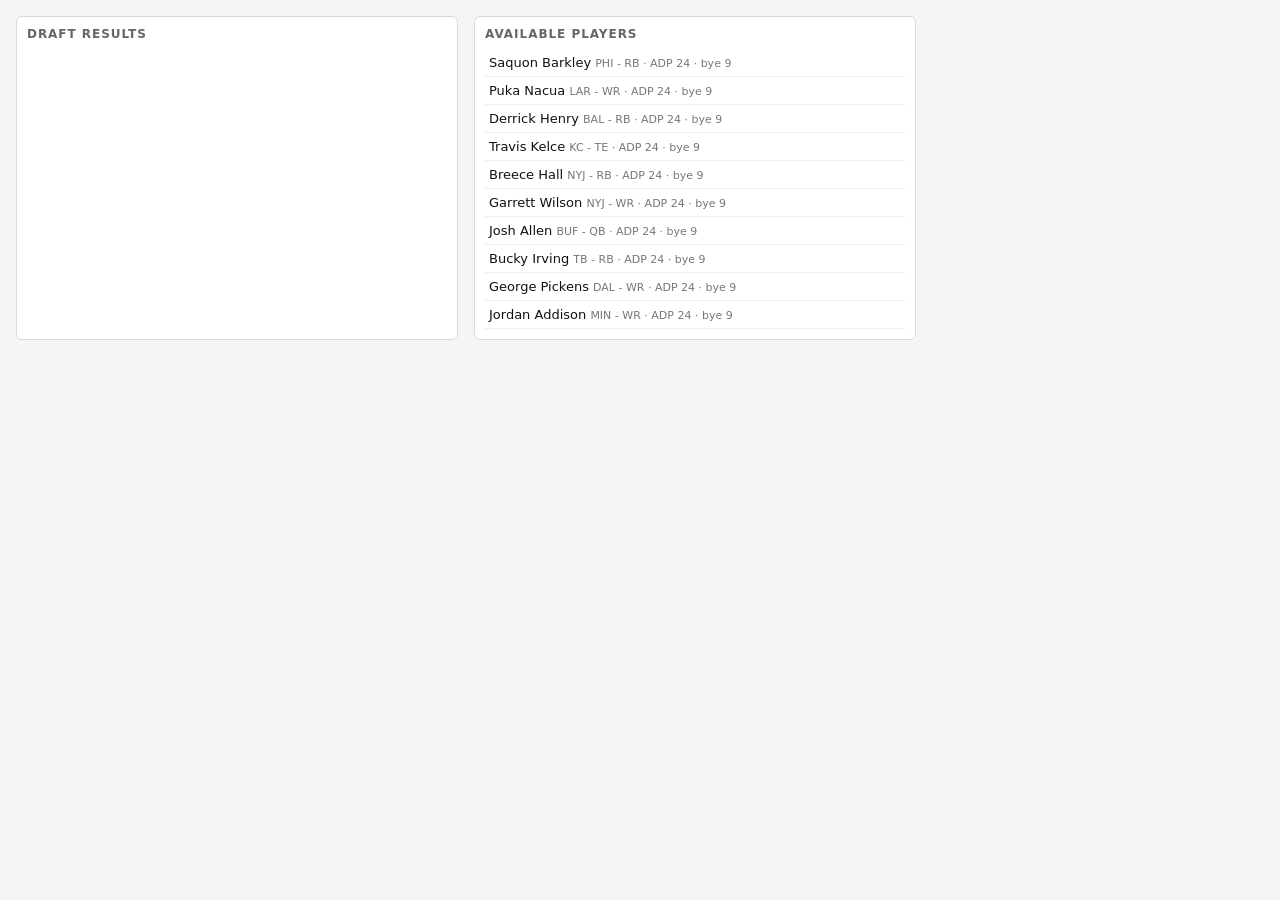
<file: draft-assistant/sim/fixtures/mock_draft_room.html>
<!DOCTYPE html>
<html lang="en">
<head>
<meta charset="utf-8">
<title>Mock draft room (test fixture)</title>
<style>
  body{font:14px system-ui,sans-serif;margin:0;background:#f4f5f7;color:#111}
  .cols{display:flex;gap:16px;padding:16px;max-width:900px}
  .col{flex:1;background:#fff;border:1px solid #d7dbe0;border-radius:6px;padding:10px}
  h2{font-size:12px;text-transform:uppercase;letter-spacing:.08em;color:#666;margin:0 0 8px}
  ul{list-style:none;margin:0;padding:0}
  li{padding:6px 4px;border-bottom:1px solid #eee;font-size:13px}
  .pk{color:#888;font-variant-numeric:tabular-nums;margin-right:8px}
  .meta{color:#777;font-size:11px}
</style>
</head>
<body>
<!--
  A deliberately imperfect stand-in for the Yahoo draft room. It is NOT claimed
  to match Yahoo's real markup — the whole point of the reader is that it does
  not depend on markup. What this fixture reproduces is the SHAPE of the
  problem:

    * a pick log that grows one row at a time, with round.pick numbers;
    * an available-players list, sitting right next to it, full of names that
      must NEVER be treated as drafted;
    * names written the way boards write them (abbreviated first initial,
      team and position in the same cell, suffixes).
-->
<div class="cols">
  <div class="col">
    <h2>Draft Results</h2>
    <ul id="picklog"></ul>
  </div>
  <div class="col">
    <h2>Available Players</h2>
    <ul id="available"></ul>
  </div>
</div>

<script>
// Rows are written in a few different styles on purpose, so the reader is not
// tested against one tidy format.
const PICKS = [
  ["1.01", "Bijan Robinson", "ATL - RB"],
  ["1.02", "Jahmyr Gibbs", "DET - RB"],
  ["1.03", "J. Chase", "CIN - WR"],
  ["1.04", "Jaxon Smith-Njigba", "SEA - WR"],
  ["1.05", "Malik Nabers", "NYG - WR"],
  ["1.06", "Brian Thomas Jr.", "JAX - WR"],
  ["1.07", "A.J. Brown", "PHI - WR"],
  ["1.08", "De'Von Achane", "MIA - RB"],
  ["1.09", "Amon-Ra St. Brown", "DET - WR"],
  ["1.10", "M. Stafford", "LAR - QB"],
];
// The available list contains real pool players. If the reader ever scans it,
// the board is destroyed — that is the assertion that matters most.
const AVAILABLE = [
  ["Saquon Barkley", "PHI - RB"], ["Puka Nacua", "LAR - WR"],
  ["Derrick Henry", "BAL - RB"], ["Travis Kelce", "KC - TE"],
  ["Breece Hall", "NYJ - RB"], ["Garrett Wilson", "NYJ - WR"],
  ["Josh Allen", "BUF - QB"], ["Bucky Irving", "TB - RB"],
  ["George Pickens", "DAL - WR"], ["Jordan Addison", "MIN - WR"],
];

const log = document.getElementById("picklog");
const avail = document.getElementById("available");

AVAILABLE.forEach(([n, m]) => {
  const li = document.createElement("li");
  li.innerHTML = n + ' <span class="meta">' + m + ' · ADP 24 · bye 9</span>';
  avail.appendChild(li);
});

let made = 0;
window.addPick = function (k) {
  const n = k == null ? 1 : k;
  for (let i = 0; i < n && made < PICKS.length; i++) {
    const [pk, name, meta] = PICKS[made++];
    const li = document.createElement("li");
    li.innerHTML = '<span class="pk">' + pk + '</span>' + name +
                   ' <span class="meta">' + meta + '</span>';
    log.appendChild(li);
  }
  return made;
};
window.picksMade = () => made;
</script>
</body>
</html>
</file>
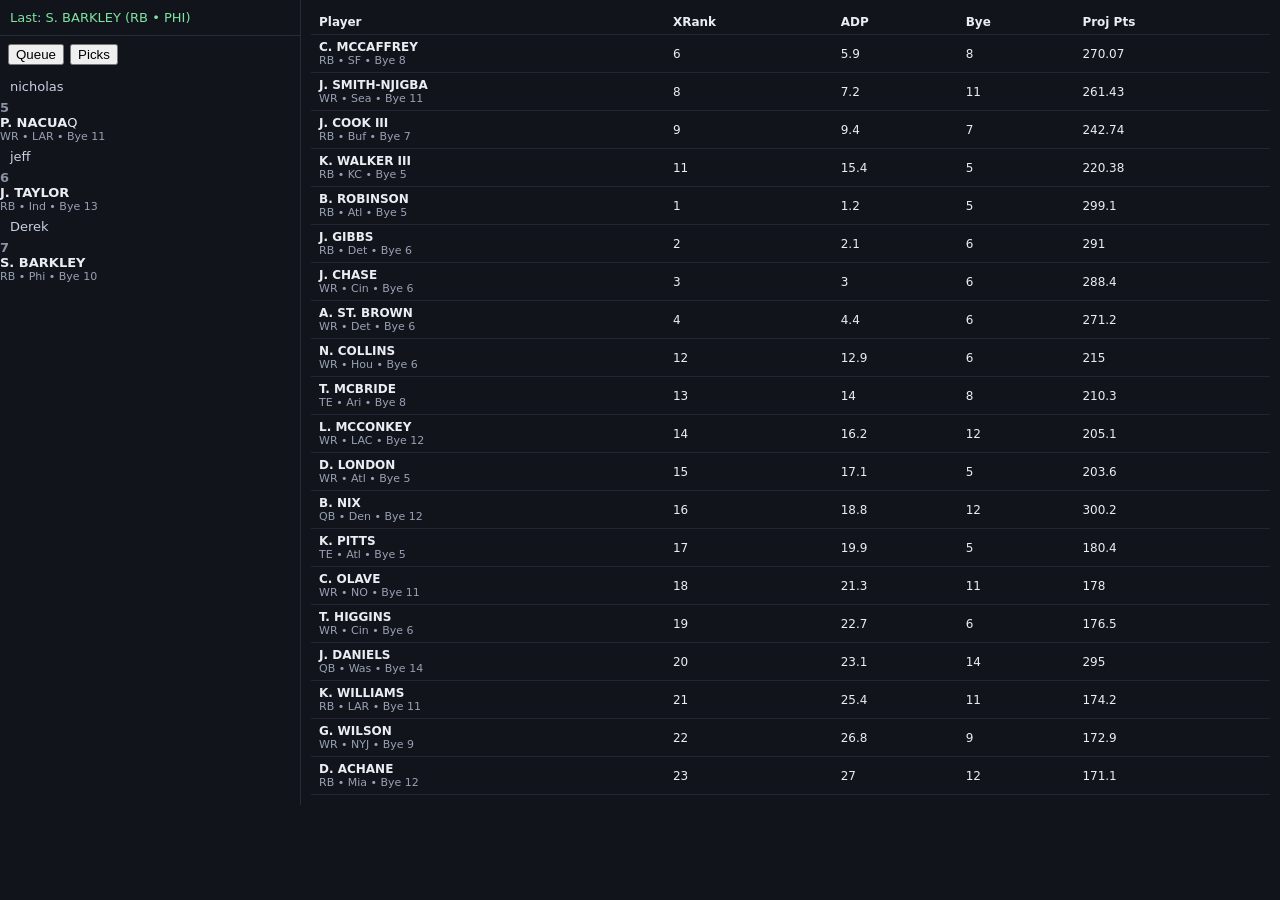
<file: draft-assistant/sim/fixtures/yahoo_room_deep.html>
<!DOCTYPE html><html><head><meta charset="utf-8"><title>Yahoo draft room (deep)</title>
<style>
body{background:#12141c;color:#e9eef3;font:13px system-ui;margin:0;display:flex}
#left{width:300px;border-right:1px solid #262b38}
#centre{flex:1;padding:10px}
.hd{padding:10px;border-bottom:1px solid #262b38;color:#7fe3a1}
.tabs{display:flex;gap:6px;padding:8px}
.mgr{padding:6px 10px;color:#c9d1e0}
.num{color:#8a93a5;font-weight:700;margin-right:8px}
.nm{font-weight:600}
.meta{color:#98a1b3;font-size:11px}
table{border-collapse:collapse;width:100%}
td,th{padding:5px 8px;border-bottom:1px solid #222634;text-align:left;font-size:12px}
</style></head><body>

<!-- Modelled on the live draft room, Sep 2026 (screenshot).
     The point of this fixture is DEPTH and NEIGHBOURS, not text:
       * a pick sits 7 elements below the list, so climbing 8 levels from the
         "RB - Ind - Bye 13" line runs out before it reaches the list;
       * manager names are interleaved between picks;
       * a 20-row available-players table is on the same page, and its rank
         column is a bare integer too -- so anything that keys on "a small
         integer" alone will bind the wrong thing.
     The available table puts the NAME first, so none of its rows parse a pick
     number. That asymmetry is the whole discriminator. -->

<div id="left">
  <div class="hd">Last: S. BARKLEY (RB • PHI)</div>
  <div class="tabs"><button>Queue</button><button>Picks</button></div>
  <div id="picksScroll"><div class="inner"><div id="picklog">
    <div class="mgr">nicholas</div>
    <div class="pickWrap"><div class="a"><div class="b"><div class="c"><div class="pickInner"><div class="d"><div class="row">
      <span class="num">5</span>
      <div class="who"><div class="nameRow"><span class="nm">P. NACUA</span><span class="badge">Q</span></div>
      <div class="meta">WR • LAR • Bye 11</div></div>
    </div></div></div></div></div></div></div>
    <div class="mgr">jeff</div>
    <div class="pickWrap"><div class="a"><div class="b"><div class="c"><div class="pickInner"><div class="d"><div class="row">
      <span class="num">6</span>
      <div class="who"><div class="nameRow"><span class="nm">J. TAYLOR</span></div>
      <div class="meta">RB • Ind • Bye 13</div></div>
    </div></div></div></div></div></div></div>
    <div class="mgr">Derek</div>
    <div class="pickWrap"><div class="a"><div class="b"><div class="c"><div class="pickInner"><div class="d"><div class="row">
      <span class="num">7</span>
      <div class="who"><div class="nameRow"><span class="nm">S. BARKLEY</span></div>
      <div class="meta">RB • Phi • Bye 10</div></div>
    </div></div></div></div></div></div></div>
  </div></div></div>
</div>

<div id="centre">
  <table id="avail"><thead><tr><th>Player</th><th>XRank</th><th>ADP</th><th>Bye</th><th>Proj Pts</th></tr></thead>
  <tbody id="availBody"></tbody></table>
</div>

<script>
// 20 available players, name first then integer columns -- exactly the shape
// that must NOT look like a pick log.
[["C. MCCAFFREY","RB • SF • Bye 8",6,5.9,8,270.07],
 ["J. SMITH-NJIGBA","WR • Sea • Bye 11",8,7.2,11,261.43],
 ["J. COOK III","RB • Buf • Bye 7",9,9.4,7,242.74],
 ["K. WALKER III","RB • KC • Bye 5",11,15.4,5,220.38],
 ["B. ROBINSON","RB • Atl • Bye 5",1,1.2,5,299.10],
 ["J. GIBBS","RB • Det • Bye 6",2,2.1,6,291.00],
 ["J. CHASE","WR • Cin • Bye 6",3,3.0,6,288.40],
 ["A. ST. BROWN","WR • Det • Bye 6",4,4.4,6,271.20],
 ["N. COLLINS","WR • Hou • Bye 6",12,12.9,6,215.00],
 ["T. MCBRIDE","TE • Ari • Bye 8",13,14.0,8,210.30],
 ["L. MCCONKEY","WR • LAC • Bye 12",14,16.2,12,205.10],
 ["D. LONDON","WR • Atl • Bye 5",15,17.1,5,203.60],
 ["B. NIX","QB • Den • Bye 12",16,18.8,12,300.20],
 ["K. PITTS","TE • Atl • Bye 5",17,19.9,5,180.40],
 ["C. OLAVE","WR • NO • Bye 11",18,21.3,11,178.00],
 ["T. HIGGINS","WR • Cin • Bye 6",19,22.7,6,176.50],
 ["J. DANIELS","QB • Was • Bye 14",20,23.1,14,295.00],
 ["K. WILLIAMS","RB • LAR • Bye 11",21,25.4,11,174.20],
 ["G. WILSON","WR • NYJ • Bye 9",22,26.8,9,172.90],
 ["D. ACHANE","RB • Mia • Bye 12",23,27.0,12,171.10]
].forEach(function (r) {
  var tr = document.createElement('tr');
  tr.innerHTML = '<td><div class="nm">' + r[0] + '</div><div class="meta">' + r[1] + '</div></td>' +
    '<td>' + r[2] + '</td><td>' + r[3] + '</td><td>' + r[4] + '</td><td>' + r[5] + '</td>';
  document.getElementById('availBody').appendChild(tr);
});

// Add a pick the way Yahoo does: same depth, manager name first.
window.addDeepPick = function (num, mgr, name, meta) {
  var log = document.getElementById('picklog');
  var m = document.createElement('div'); m.className = 'mgr'; m.textContent = mgr;
  var w = document.createElement('div'); w.className = 'pickWrap';
  w.innerHTML = '<div class="a"><div class="b"><div class="c"><div class="pickInner">' +
    '<div class="d"><div class="row"><span class="num">' + num +
    '</span><div class="who"><div class="nameRow"><span class="nm">' + name +
    '</span></div><div class="meta">' + meta + '</div></div></div></div>' +
    '</div></div></div></div>';
  log.appendChild(m); log.appendChild(w);
};
</script>
</body></html>
</file>
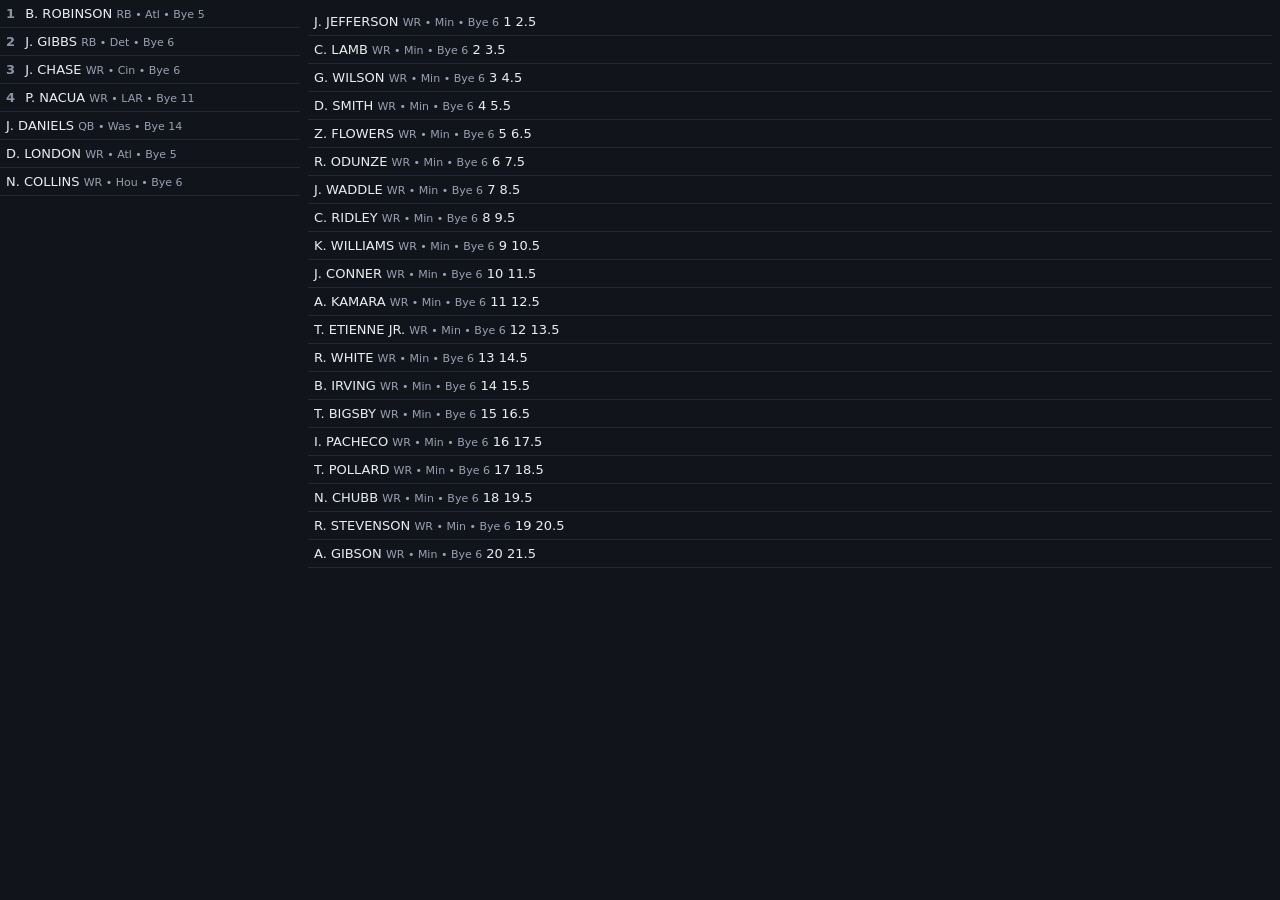
<file: draft-assistant/sim/fixtures/yahoo_room_hostile.html>
<!DOCTYPE html><html><head><meta charset="utf-8"><title>Yahoo room (hostile)</title>
<style>body{background:#12141c;color:#e9eef3;font:13px system-ui;margin:0;display:flex}
#left{width:300px}#right{flex:1;padding:8px}
.pk{padding:6px;border-bottom:1px solid #232838}
.num{color:#8a93a5;font-weight:700;margin-right:6px}
.meta{color:#98a1b3;font-size:11px}
.hidden{display:none}
</style></head><body>
<!-- Everything about the live room that could break the reader, in one page:
       * a QUEUE list that is also numbered 1..n and full of players, sitting
         right next to the pick log (Yahoo has these as two tabs)
       * a MY TEAM roster panel, also full of players, no pick numbers
       * a pick log that VIRTUALISES: only the last 6 picks stay in the DOM
       * a REBUILD button that throws the whole log away and re-renders it,
         the way a React re-render does -- detaching whatever was bound. -->
<div id="left">
  <div id="queueTab" class="hidden">
    <div class="pk"><span class="num">1</span> B. NIX <span class="meta">QB • Den • Bye 12</span></div>
    <div class="pk"><span class="num">2</span> K. PITTS SR. <span class="meta">TE • Atl • Bye 5</span></div>
    <div class="pk"><span class="num">3</span> C. OLAVE <span class="meta">WR • NO • Bye 11</span></div>
    <div class="pk"><span class="num">4</span> T. HIGGINS <span class="meta">WR • Cin • Bye 6</span></div>
  </div>
  <div id="picksTab"><div id="picklog"></div></div>
  <div id="myteam">
    <div class="pk">J. DANIELS <span class="meta">QB • Was • Bye 14</span></div>
    <div class="pk">D. LONDON <span class="meta">WR • Atl • Bye 5</span></div>
    <div class="pk">N. COLLINS <span class="meta">WR • Hou • Bye 6</span></div>
  </div>
</div>
<div id="right"><div id="avail"></div></div>
<script>
var PICKS = [
 [1,'B. ROBINSON','RB • Atl • Bye 5'], [2,'J. GIBBS','RB • Det • Bye 6'],
 [3,'J. CHASE','WR • Cin • Bye 6'],    [4,'P. NACUA','WR • LAR • Bye 11'],
 [5,'A. ST. BROWN','WR • Det • Bye 6'],[6,'C. MCCAFFREY','RB • SF • Bye 8'],
 [7,'S. BARKLEY','RB • Phi • Bye 10'], [8,'J. TAYLOR','RB • Ind • Bye 13'],
 [9,'D. ACHANE','RB • Mia • Bye 12'],  [10,'T. MCBRIDE','TE • Ari • Bye 8']
];
var shown = 0;
var VIRTUAL = 6;                 // only this many picks stay in the DOM
function paint() {
  var log = document.getElementById('picklog');
  log.innerHTML = '';
  PICKS.slice(0, shown).slice(-VIRTUAL).forEach(function (r) {
    var d = document.createElement('div'); d.className = 'pk';
    d.innerHTML = '<span class="num">' + r[0] + '</span> ' + r[1] +
      ' <span class="meta">' + r[2] + '</span>';
    log.appendChild(d);
  });
}
window.NONUM = false;
window.advance = function (n) { shown = Math.min(PICKS.length, shown + (n || 1)); paint(); if (window.NONUM) window.dropNumbers(); };
window.rebuildLog = function () {          // React throws the subtree away
  var tab = document.getElementById('picksTab');
  tab.innerHTML = '<div id="picklog"></div>';
  paint();
};
// 60 available players on the right, name first (no leading pick number)
var NAMES = ['J. JEFFERSON','C. LAMB','G. WILSON','D. SMITH','Z. FLOWERS','R. ODUNZE',
 'J. WADDLE','C. RIDLEY','K. WILLIAMS','J. CONNER','A. KAMARA','T. ETIENNE JR.',
 'R. WHITE','B. IRVING','T. BIGSBY','I. PACHECO','T. POLLARD','N. CHUBB','R. STEVENSON','A. GIBSON'];
var av = document.getElementById('avail');
for (var i = 0; i < NAMES.length; i++) {
  var d = document.createElement('div'); d.className = 'pk';
  d.innerHTML = NAMES[i] + ' <span class="meta">WR • Min • Bye 6</span> ' + (i + 1) + ' ' + (i + 2.5);
  av.appendChild(d);
}
// Some layouts put the pick number in a separate column outside the row, so
// the reader never sees one. Ownership must still work: the tool's own counter
// is correct whenever it agrees with the board.
window.dropNumbers = function () {
  var log = document.getElementById('picklog');
  Array.prototype.forEach.call(log.querySelectorAll('.num'), function (n) { n.remove(); });
};
window.showQueue = function (on) {
  document.getElementById('queueTab').className = on ? '' : 'hidden';
  document.getElementById('picksTab').className = on ? 'hidden' : '';
};
advance(4);
</script>
</body></html>
</file>
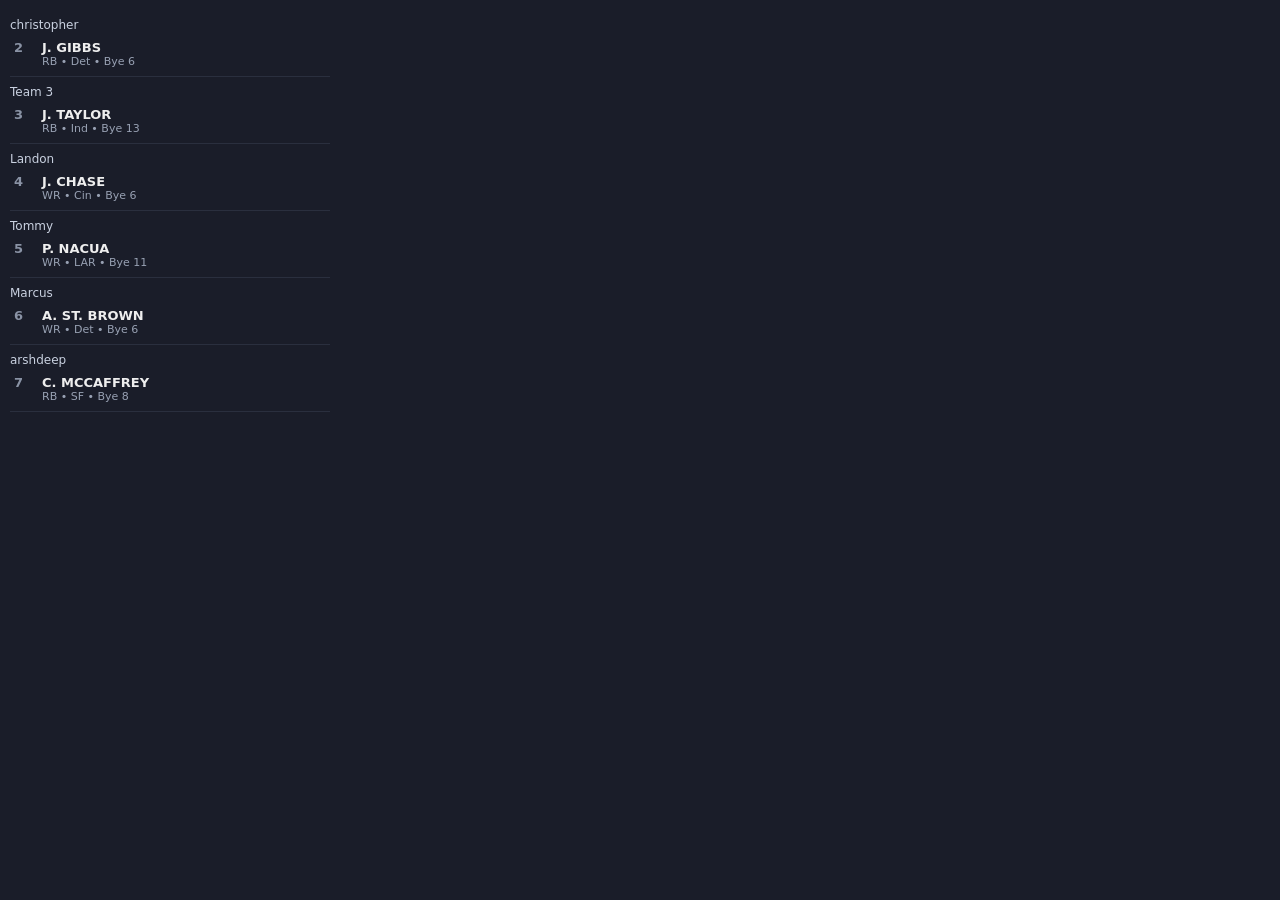
<file: draft-assistant/sim/fixtures/yahoo_sidebar.html>
<!DOCTYPE html><html><head><meta charset="utf-8"><title>Yahoo sidebar shape</title>
<style>body{background:#1a1d29;color:#eee;font:13px system-ui;margin:0}
.picks{width:320px;padding:10px}
.pk{display:flex;gap:8px;padding:8px 4px;border-bottom:1px solid #2a2f3e}
.num{color:#8a93a5;font-weight:700;width:20px}
.who{flex:1}
.nm{font-weight:600}
.meta{color:#98a1b3;font-size:11px}
.mgr{color:#c9d1e0;font-size:12px;margin-top:8px}
</style></head><body>
<!-- Modelled on a real Yahoo draft room sidebar (screenshot, Sep 2026).
     The details that broke the reader, all reproduced faithfully:
       * pick numbers are BARE INTEGERS ("2"), not "1.02"
       * team codes are TITLE CASE ("Det", "Ind"), not "DET"
       * player names are INITIAL + UPPERCASE SURNAME ("J. GIBBS")
       * name and meta live in SEPARATE elements, so a naive row scan sees
         "RB • Ind • Bye 13" on its own -- which is how "Ind" became a
         player and got matched to the Indianapolis defence. -->
<div class="picks" id="picklist">
  <div class="mgr">christopher</div>
  <div class="pk"><span class="num">2</span><span class="who"><div class="nm">J. GIBBS</div><div class="meta">RB • Det • Bye 6</div></span></div>
  <div class="mgr">Team 3</div>
  <div class="pk"><span class="num">3</span><span class="who"><div class="nm">J. TAYLOR</div><div class="meta">RB • Ind • Bye 13</div></span></div>
  <div class="mgr">Landon</div>
  <div class="pk"><span class="num">4</span><span class="who"><div class="nm">J. CHASE</div><div class="meta">WR • Cin • Bye 6</div></span></div>
  <div class="mgr">Tommy</div>
  <div class="pk"><span class="num">5</span><span class="who"><div class="nm">P. NACUA</div><div class="meta">WR • LAR • Bye 11</div></span></div>
  <div class="mgr">Marcus</div>
  <div class="pk"><span class="num">6</span><span class="who"><div class="nm">A. ST. BROWN</div><div class="meta">WR • Det • Bye 6</div></span></div>
  <div class="mgr">arshdeep</div>
  <div class="pk"><span class="num">7</span><span class="who"><div class="nm">C. MCCAFFREY</div><div class="meta">RB • SF • Bye 8</div></span></div>
</div>
<script>
window.addYahooPick = function (num, name, meta) {
  const box = document.getElementById('picklist');
  const d = document.createElement('div'); d.className = 'pk';
  d.innerHTML = '<span class="num">' + num + '</span><span class="who">' +
    '<div class="nm">' + name + '</div><div class="meta">' + meta + '</div></span>';
  box.appendChild(d);
};
</script>
</body></html>
</file>
<file: css/styles.css>
/* ==========================================================================
   TEST — shared design system
   One stylesheet for every page. Mobile-first, rem-based, WCAG AA palette.

   Conventions for page authors:
   - Wrap page sections in <section class="section"> with an inner
     <div class="container">.
   - Use .btn / .btn-primary / .btn-secondary for all calls-to-action.
   - Body text pairs: ink on paper, ink on white, white on primary.
     All token pairs below were contrast-checked at >= 4.5:1 (most >= 7:1).
   - Base body size is 18px (html at 112.5%); every size below is rem/em so
     the whole site scales with the reader's text-size preference.
   ========================================================================== */

/* ---- Design tokens ---- */
:root {
  --color-ink: #1F2933;         /* body text */
  --color-ink-muted: #52606D;   /* secondary text, 6.1:1 on paper */
  --color-paper: #FBF9F4;       /* warm page background */
  --color-white: #FFFFFF;
  --color-primary: #14595B;     /* deep teal — buttons, links (8:1 w/ white) */
  --color-primary-dark: #0C4345;
  --color-teal-tint: #E3EFEE;   /* soft panel background */
  --color-amber-tint: #FCEFD9;  /* warm panel background */
  --color-footer: #1F2933;
  --color-footer-text: #F5F3EE;
  --color-border: #D5D0C4;
  --color-placeholder-bg: #FFF8E1; /* labeled-placeholder callouts */
  --color-placeholder-border: #B45309;

  --font-sans: -apple-system, BlinkMacSystemFont, "Segoe UI", Roboto,
               Helvetica, Arial, sans-serif;

  --space-1: 0.5rem;
  --space-2: 0.75rem;
  --space-3: 1rem;
  --space-4: 1.5rem;
  --space-5: 2.25rem;
  --space-6: 3.5rem;

  --radius: 0.5rem;
  --radius-lg: 0.75rem;
  --shadow-card: 0 1px 3px rgba(31, 41, 51, 0.10), 0 4px 14px rgba(31, 41, 51, 0.06);
  --content-max: 70rem;
  --text-max: 42rem; /* comfortable line length for body copy */
  --tap-min: 3rem;   /* 48px minimum tap target at default text size */
}

/* ---- Reset / base ---- */
*,
*::before,
*::after {
  box-sizing: border-box;
}

html {
  /* 112.5% of the 16px browser default = 18px base body text.
     The header text-size buttons scale this value up to 200%. */
  font-size: 112.5%;
}

body {
  margin: 0;
  font-family: var(--font-sans);
  font-size: 1rem;
  line-height: 1.65;
  color: var(--color-ink);
  background-color: var(--color-paper);
  -webkit-text-size-adjust: 100%;
  /* Last-resort word breaking: at 200% text on a narrow phone, ordinary
     long words can exceed a column's width; break them rather than let
     them widen the page. Inherits everywhere. */
  overflow-wrap: break-word;
}

img,
svg {
  max-width: 100%;
  height: auto;
  display: block;
}

h1, h2, h3, h4 {
  line-height: 1.2;
  margin: 0 0 var(--space-3);
  overflow-wrap: break-word;
}

h1 { font-size: clamp(1.9rem, 1.5rem + 2vw, 2.75rem); }
h2 { font-size: clamp(1.5rem, 1.3rem + 1vw, 2rem); }
h3 { font-size: 1.25rem; }

p, ul, ol {
  margin: 0 0 var(--space-3);
  max-width: var(--text-max);
}

li {
  margin-bottom: var(--space-1);
}

a {
  color: var(--color-primary);
  text-decoration: underline;
  text-underline-offset: 0.15em;
}

a:hover {
  color: var(--color-primary-dark);
}

/* One obvious keyboard-focus style everywhere */
:focus-visible {
  outline: 3px solid var(--color-primary);
  outline-offset: 2px;
  border-radius: 2px;
}

@media (prefers-reduced-motion: reduce) {
  *,
  *::before,
  *::after {
    animation-duration: 0.01ms !important;
    transition-duration: 0.01ms !important;
    scroll-behavior: auto !important;
  }
}

/* ---- Layout ---- */
.container {
  max-width: var(--content-max);
  margin-inline: auto;
  padding-inline: var(--space-4);
}

.section {
  padding-block: var(--space-6);
}

.section-tint-teal { background-color: var(--color-teal-tint); }
.section-tint-amber { background-color: var(--color-amber-tint); }
.section-white { background-color: var(--color-white); }

.section-intro {
  max-width: var(--text-max);
  margin-bottom: var(--space-5);
}

.lede {
  font-size: 1.2rem;
  color: var(--color-ink-muted);
}

/* Cards reflow on their own as text grows or screens shrink */
.grid-cards {
  display: grid;
  gap: var(--space-4);
  grid-template-columns: repeat(auto-fit, minmax(min(100%, 18rem), 1fr));
}

/* Screen-reader-only text (e.g. fuller button labels) */
.visually-hidden {
  position: absolute;
  width: 1px;
  height: 1px;
  padding: 0;
  margin: -1px;
  overflow: hidden;
  clip: rect(0 0 0 0);
  white-space: nowrap;
  border: 0;
}

/* ---- Skip link ---- */
.skip-link {
  position: absolute;
  left: -9999px;
  top: 0;
  background: var(--color-primary);
  color: var(--color-white);
  padding: var(--space-2) var(--space-4);
  z-index: 100;
}

.skip-link:focus {
  left: 0;
  color: var(--color-white);
}

/* ---- Header ---- */
.site-header {
  background: var(--color-white);
  border-bottom: 1px solid var(--color-border);
}

.utility-bar {
  display: flex;
  justify-content: flex-end;
  align-items: center;
  gap: var(--space-2);
  padding-block: var(--space-1);
  border-bottom: 1px solid var(--color-border);
  flex-wrap: wrap;
}

.text-size-label {
  font-size: 0.9rem;
  color: var(--color-ink-muted);
}

.text-size-btn {
  min-width: var(--tap-min);
  min-height: var(--tap-min);
  border: 2px solid var(--color-primary);
  background: var(--color-white);
  color: var(--color-primary);
  border-radius: var(--radius);
  font-family: inherit;
  font-weight: 700;
  cursor: pointer;
}

.text-size-btn:hover {
  background: var(--color-teal-tint);
}

.header-bar {
  display: flex;
  align-items: center;
  justify-content: space-between;
  gap: var(--space-3);
  padding-block: var(--space-3);
  flex-wrap: wrap;
}

.brand {
  display: inline-flex;
  align-items: baseline;
  gap: var(--space-2);
  text-decoration: none;
  min-height: var(--tap-min);
  align-items: center;
}

.brand-name {
  font-size: 1.75rem;
  font-weight: 800;
  letter-spacing: 0.06em;
  color: var(--color-primary);
}

.brand-tagline {
  font-size: 0.85rem;
  color: var(--color-ink-muted);
  display: none;
}

/* ---- Navigation ---- */
.nav-toggle {
  display: none; /* shown via .js-enabled on small screens */
  min-width: var(--tap-min);
  min-height: var(--tap-min);
  align-items: center;
  gap: var(--space-1);
  border: 2px solid var(--color-primary);
  background: var(--color-white);
  color: var(--color-primary);
  border-radius: var(--radius);
  font-family: inherit;
  font-size: 1rem;
  font-weight: 700;
  padding-inline: var(--space-2);
  cursor: pointer;
}

.site-nav ul {
  list-style: none;
  margin: 0;
  padding: 0;
  display: flex;
  flex-wrap: wrap;
  gap: var(--space-1);
  max-width: none;
}

.site-nav li {
  margin: 0;
}

.site-nav a {
  display: inline-flex;
  align-items: center;
  min-height: var(--tap-min);
  padding: var(--space-1) var(--space-3);
  text-decoration: none;
  font-weight: 600;
  color: var(--color-ink);
  border-radius: var(--radius);
  border: 2px solid transparent;
}

.site-nav a:hover {
  background: var(--color-teal-tint);
  color: var(--color-primary-dark);
}

.site-nav a[aria-current="page"] {
  border-color: var(--color-primary);
  color: var(--color-primary);
}

/* Small screens with JS: nav collapses behind the Menu button */
@media (max-width: 47.99em) {
  .js-enabled .nav-toggle {
    display: inline-flex;
  }

  .js-enabled .site-nav {
    flex-basis: 100%;
  }

  .js-enabled .site-nav[hidden] {
    display: none;
  }

  .js-enabled .site-nav ul {
    flex-direction: column;
    align-items: stretch;
    padding-bottom: var(--space-3);
  }

  .js-enabled .site-nav a {
    display: flex;
    width: 100%;
    border: 2px solid var(--color-border);
    justify-content: center;
  }

  .js-enabled .site-nav a[aria-current="page"] {
    border-color: var(--color-primary);
  }
}

/* ---- Buttons ---- */
.btn {
  display: inline-flex;
  align-items: center;
  justify-content: center;
  min-height: var(--tap-min);
  /* Side padding caps at 4vw so buttons still fit a narrow phone when the
     reader scales text to 200%; wrap rules are a last-resort safety net. */
  padding: var(--space-2) min(var(--space-4), 4vw);
  max-width: 100%;
  overflow-wrap: anywhere;
  border-radius: var(--radius);
  font-family: inherit;
  font-size: 1.05rem;
  font-weight: 700;
  text-decoration: none;
  text-align: center;
  cursor: pointer;
  border: 2px solid transparent;
}

.btn-primary {
  background: var(--color-primary);
  color: var(--color-white);
}

.btn-primary:hover {
  background: var(--color-primary-dark);
  color: var(--color-white);
}

.btn-secondary {
  background: var(--color-white);
  color: var(--color-primary);
  border-color: var(--color-primary);
}

.btn-secondary:hover {
  background: var(--color-teal-tint);
  color: var(--color-primary-dark);
}

/* Generous spacing so grouped buttons are hard to mis-tap */
.btn-row {
  display: flex;
  flex-wrap: wrap;
  gap: var(--space-3);
}

/* ---- Hero ---- */
.hero {
  background: var(--color-teal-tint);
  padding-block: var(--space-6);
}

.hero h1 {
  max-width: 24ch;
}

.hero .lede {
  color: var(--color-ink);
  margin-bottom: var(--space-4);
}

/* ---- Cards ---- */
.card {
  background: var(--color-white);
  border: 1px solid var(--color-border);
  border-radius: var(--radius-lg);
  box-shadow: var(--shadow-card);
  /* Padding caps at 5vw so scaled-up text keeps a readable line length
     on narrow phones (matches the .btn padding strategy). */
  padding: min(var(--space-4), 5vw);
  display: flex;
  flex-direction: column;
}

.card h3 {
  color: var(--color-primary);
}

.card .btn {
  margin-top: auto;
  align-self: flex-start;
}

.card-icon {
  font-size: 2rem;
  line-height: 1;
  margin-bottom: var(--space-2);
}

/* ---- "How it works" steps ---- */
.steps {
  list-style: none;
  padding: 0;
  margin: 0;
  max-width: none;
  display: grid;
  gap: var(--space-4);
  grid-template-columns: repeat(auto-fit, minmax(min(100%, 15rem), 1fr));
  counter-reset: step;
}

.steps li {
  counter-increment: step;
  background: var(--color-white);
  border: 1px solid var(--color-border);
  border-radius: var(--radius-lg);
  padding: min(var(--space-4), 5vw);
  margin: 0;
}

.steps li::before {
  content: counter(step);
  display: inline-flex;
  align-items: center;
  justify-content: center;
  width: 2.5rem;
  height: 2.5rem;
  border-radius: 50%;
  background: var(--color-primary);
  color: var(--color-white);
  font-weight: 800;
  font-size: 1.15rem;
  margin-bottom: var(--space-2);
}

.steps h3 {
  margin-bottom: var(--space-1);
}

.steps p {
  margin-bottom: 0;
}

/* ---- Trust components ---- */
.trust-list {
  list-style: none;
  padding: 0;
  display: grid;
  gap: var(--space-4);
  grid-template-columns: repeat(auto-fit, minmax(min(100%, 16rem), 1fr));
  max-width: none;
}

.trust-list li {
  display: flex;
  gap: var(--space-2);
  align-items: flex-start;
  margin: 0;
}

/* Let the text block shrink below its longest word so 200% text on a
   narrow phone wraps instead of forcing the page wider. */
.trust-list li > div {
  min-width: 0;
  overflow-wrap: break-word;
}

.trust-check {
  flex-shrink: 0;
  width: 1.75rem;
  height: 1.75rem;
  border-radius: 50%;
  background: var(--color-primary);
  color: var(--color-white);
  display: inline-flex;
  align-items: center;
  justify-content: center;
  font-weight: 800;
  margin-top: 0.15rem;
}

.testimonial {
  background: var(--color-white);
  border-left: 0.375rem solid var(--color-primary);
  border-radius: var(--radius);
  padding: var(--space-4);
  margin: 0;
  max-width: var(--text-max);
}

.testimonial p {
  font-size: 1.1rem;
  font-style: italic;
}

.testimonial footer {
  color: var(--color-ink-muted);
  font-size: 0.95rem;
}

/* ---- Labeled placeholder (content the owner will replace) ---- */
.placeholder-note {
  display: inline-block;
  background: var(--color-placeholder-bg);
  border: 2px dashed var(--color-placeholder-border);
  border-radius: var(--radius);
  padding: var(--space-1) var(--space-2);
  font-size: 0.95rem;
  font-style: normal;
  color: var(--color-ink); /* stays readable inside the dark footer too */
  max-width: 100%;
  overflow-wrap: break-word; /* long bracketed labels wrap at 200% text */
}

/* ---- FAQ (native details/summary, no JS needed) ---- */
.faq details {
  background: var(--color-white);
  border: 1px solid var(--color-border);
  border-radius: var(--radius);
  margin-bottom: var(--space-2);
  max-width: var(--text-max);
}

.faq summary {
  cursor: pointer;
  font-weight: 700;
  padding: var(--space-3) min(var(--space-4), 5vw);
  min-height: var(--tap-min);
  display: flex;
  align-items: center;
  justify-content: space-between;
  gap: var(--space-2);
  list-style: none;
  /* The question text is an anonymous flex item; "anywhere" (unlike
     break-word) lets its min-content shrink so long words wrap at 200%. */
  overflow-wrap: anywhere;
}

.faq summary::-webkit-details-marker {
  display: none;
}

.faq summary::after {
  content: "+";
  font-size: 1.5rem;
  color: var(--color-primary);
  flex-shrink: 0;
}

.faq details[open] summary::after {
  content: "\2212"; /* minus sign */
}

.faq details > div {
  padding: 0 var(--space-4) var(--space-3);
}

/* ---- Forms ---- */
.form-grid {
  display: grid;
  gap: var(--space-4);
  max-width: var(--text-max);
}

.form-field label {
  display: block;
  font-weight: 700;
  margin-bottom: var(--space-1);
}

.form-field .field-hint {
  font-size: 0.95rem;
  color: var(--color-ink-muted);
  margin-bottom: var(--space-1);
}

.form-field input,
.form-field select,
.form-field textarea {
  width: 100%;
  min-height: var(--tap-min);
  font-family: inherit;
  font-size: 1rem;
  color: var(--color-ink);
  background: var(--color-white);
  border: 2px solid var(--color-ink-muted);
  border-radius: var(--radius);
  padding: var(--space-2) var(--space-3);
}

.form-field textarea {
  min-height: 7rem;
  resize: vertical;
}

.form-notice {
  background: var(--color-placeholder-bg);
  border: 2px dashed var(--color-placeholder-border);
  border-radius: var(--radius);
  padding: var(--space-3);
  max-width: var(--text-max);
}

.form-notice p {
  margin: 0;
}

/* ---- Footer ---- */
.site-footer {
  background: var(--color-footer);
  color: var(--color-footer-text);
  padding-block: var(--space-5);
  margin-top: var(--space-6);
}

.site-footer a {
  color: var(--color-footer-text);
}

.footer-grid {
  display: grid;
  gap: var(--space-4);
  grid-template-columns: repeat(auto-fit, minmax(min(100%, 15rem), 1fr));
  margin-bottom: var(--space-4);
}

.footer-brand {
  font-size: 1.5rem;
  font-weight: 800;
  letter-spacing: 0.06em;
}

.site-footer ul {
  list-style: none;
  padding: 0;
  margin: 0;
}

.site-footer li {
  margin-bottom: var(--space-1);
}

.site-footer a {
  display: inline-flex;
  align-items: center;
  min-height: var(--tap-min);
}

.footer-disclaimer {
  font-size: 0.9rem;
  color: #C7CDD4; /* 9.2:1 on footer ink */
  border-top: 1px solid #3E4C59;
  padding-top: var(--space-3);
  max-width: none;
}

/* ---- Wider screens ---- */
@media (min-width: 48em) {
  .brand-tagline {
    display: inline;
  }

  .hero-inner {
    display: grid;
    grid-template-columns: minmax(0, 1.2fr) minmax(0, 0.8fr);
    gap: var(--space-5);
    align-items: center;
  }
}

/* Decorative hero panel (pure CSS, no image download) */
.hero-figure {
  display: none;
}

@media (min-width: 48em) {
  .hero-figure {
    display: block;
    border-radius: var(--radius-lg);
    min-height: 16rem;
    background:
      linear-gradient(160deg, rgba(20, 89, 91, 0.12) 0%, rgba(20, 89, 91, 0.28) 100%),
      var(--color-white);
    border: 1px solid var(--color-border);
    position: relative;
  }

  .hero-figure::after {
    content: "\1F3E1"; /* house emoji as a friendly, zero-download visual */
    position: absolute;
    inset: 0;
    display: flex;
    align-items: center;
    justify-content: center;
    font-size: 5rem;
  }
}
</file>
<file: css/caregivers.css>
/* ==========================================================================
   TEST — For Caregivers page-specific styles
   Loaded after styles.css. Every rule is scoped under body.page-caregivers.
   Uses existing design tokens only — no new colors, no new contrast pairs.
   ========================================================================== */

/* A warmer, more energetic hero for the caregiver audience: swaps the shared
   teal hero background for the existing amber tint. Ink text on
   --color-amber-tint is the same pair the design system already uses for
   .section-tint-amber (contrast-checked at >= 4.5:1 per styles.css). */
body.page-caregivers .hero {
  background: var(--color-amber-tint);
}

@media (min-width: 48em) {
  /* Key emoji instead of the default house: housing, opportunity, a door
     opening. Purely decorative (the figure is aria-hidden in the markup). */
  body.page-caregivers .hero-figure::after {
    content: "\1F511";
  }
}
</file>
<file: css/investors.css>
/* ==========================================================================
   TEST — For Investors page styles
   Loaded AFTER css/styles.css. Every rule is scoped under body.page-investors
   so nothing here can leak into other pages. All sizes are rem/em so the
   page reflows cleanly when the A-/A+ control scales text up to 200%.

   New color pairs verified >= 4.5:1 (see scratchpad/investors-contrast.js):
   - #F5F3EE on #1F2933  13.31:1  (dark-section body text)
   - #FFFFFF on #1F2933  14.76:1  (dark-section headings)
   - #C7CDD4 on #1F2933   9.21:1  (dark-section muted lede)
   - #9BD9D2 on #1F2933   9.31:1  (eyebrow accent on dark)
   - #F5F3EE on #14595B   7.26:1  (worst case over the decorative teal glow)
   - #FFFFFF on #0C4345  11.03:1  (pills inside the model-core panel)
   - #7C4A03 on #FCEFD9   6.51:1  ("under development" badge)
   ========================================================================== */

/* ---- Dark sections (hero + closing CTA) ---- */
body.page-investors .section-dark {
  background:
    radial-gradient(circle at 85% 15%, rgba(20, 89, 91, 0.5), transparent 45%),
    var(--color-footer);
  color: var(--color-footer-text);
  padding-block: var(--space-6);
}

body.page-investors .section-dark h1,
body.page-investors .section-dark h2 {
  color: var(--color-white);
}

body.page-investors .section-dark h1 {
  max-width: 26ch;
}

body.page-investors .section-dark .lede {
  color: #C7CDD4;
  margin-bottom: var(--space-4);
}

body.page-investors .section-dark p {
  color: var(--color-footer-text);
}

body.page-investors .eyebrow {
  display: inline-block;
  font-size: 0.85rem;
  font-weight: 700;
  letter-spacing: 0.14em;
  text-transform: uppercase;
  color: #9BD9D2;
  margin-bottom: var(--space-2);
}

body.page-investors .hero-note {
  font-size: 0.95rem;
  color: #C7CDD4;
  margin-top: var(--space-3);
  margin-bottom: 0;
}

/* ---- Stat tiles (placeholder market figures) ---- */
body.page-investors .stat-tiles {
  list-style: none;
  padding: 0;
  margin: 0 0 var(--space-4);
  max-width: none;
  display: grid;
  gap: var(--space-4);
  grid-template-columns: repeat(auto-fit, minmax(min(100%, 15rem), 1fr));
}

body.page-investors .stat-tile {
  background: var(--color-white);
  border: 1px solid var(--color-border);
  border-top: 0.375rem solid var(--color-primary);
  border-radius: var(--radius-lg);
  box-shadow: var(--shadow-card);
  padding: var(--space-4);
  margin: 0;
}

body.page-investors .stat-tile h3 {
  font-size: 1.1rem;
  margin-bottom: var(--space-2);
}

body.page-investors .stat-figure {
  margin-bottom: var(--space-2);
}

body.page-investors .stat-tile p:last-child {
  margin-bottom: 0;
  color: var(--color-ink-muted);
  font-size: 0.95rem;
}

/* ---- Three-sided model diagram (pure CSS/HTML) ---- */
body.page-investors .model-diagram {
  margin: 0;
}

body.page-investors .model-nodes {
  list-style: none;
  padding: 0;
  margin: 0;
  max-width: none;
  display: grid;
  gap: var(--space-4);
  grid-template-columns: repeat(auto-fit, minmax(min(100%, 15rem), 1fr));
}

body.page-investors .model-node {
  background: var(--color-white);
  border: 1px solid var(--color-border);
  border-radius: var(--radius-lg);
  box-shadow: var(--shadow-card);
  padding: var(--space-4);
  margin: 0;
}

body.page-investors .model-node h3 {
  color: var(--color-primary);
  font-size: 1.15rem;
  margin-bottom: var(--space-2);
}

body.page-investors .model-exchange {
  list-style: none;
  padding: 0;
  margin: 0;
}

body.page-investors .model-exchange li {
  margin-bottom: var(--space-2);
}

body.page-investors .model-exchange li:last-child {
  margin-bottom: 0;
}

body.page-investors .exchange-tag {
  display: block;
  font-size: 0.8rem;
  font-weight: 700;
  letter-spacing: 0.1em;
  text-transform: uppercase;
  color: var(--color-ink-muted);
}

/* Connector between the three nodes and the platform panel below them.
   Purely decorative; on narrow screens only the vertical stem shows. */
body.page-investors .model-connector {
  height: 2.75rem;
  position: relative;
}

body.page-investors .model-connector::after {
  content: "";
  position: absolute;
  left: 50%;
  top: 0;
  bottom: 0;
  border-left: 0.1875rem solid var(--color-primary);
  transform: translateX(-50%);
}

@media (min-width: 48em) {
  body.page-investors .model-connector::before {
    content: "";
    position: absolute;
    top: 0;
    left: 16.5%;
    right: 16.5%;
    border-top: 0.1875rem solid var(--color-primary);
  }
}

body.page-investors .model-core {
  background: var(--color-primary);
  color: var(--color-white);
  border-radius: var(--radius-lg);
  padding: var(--space-4);
  text-align: center;
}

body.page-investors .model-core h3 {
  color: var(--color-white);
  margin-bottom: var(--space-1);
}

body.page-investors .model-core > p {
  margin-inline: auto;
  margin-bottom: var(--space-3);
}

body.page-investors .model-core-list {
  list-style: none;
  padding: 0;
  margin: 0;
  max-width: none;
  display: flex;
  flex-wrap: wrap;
  justify-content: center;
  gap: var(--space-2);
}

body.page-investors .model-core-list li {
  margin: 0;
  background: var(--color-primary-dark);
  border: 1px solid rgba(255, 255, 255, 0.35);
  border-radius: 999rem;
  padding: 0.35rem 0.9rem;
  font-size: 0.95rem;
  font-weight: 600;
  /* Pills are flex items; let them shrink and wrap at 200% text. */
  min-width: 0;
  max-width: 100%;
  overflow-wrap: anywhere;
}

body.page-investors .model-caption {
  margin-top: var(--space-4);
  max-width: var(--text-max);
  color: var(--color-ink-muted);
}

/* ---- "Under development" badge ---- */
body.page-investors .concept-badge {
  display: inline-block;
  background: var(--color-amber-tint);
  border: 1px solid var(--color-placeholder-border);
  color: #7C4A03;
  font-size: 0.8rem;
  font-weight: 800;
  letter-spacing: 0.12em;
  text-transform: uppercase;
  border-radius: 999rem;
  padding: 0.3rem 0.85rem;
  margin-bottom: var(--space-2);
  max-width: 100%;
  overflow-wrap: anywhere; /* wide letter-spaced caps can exceed 375px at 200% */
}

/* ---- Paired status panels (built vs. being designed, etc.) ---- */
body.page-investors .status-grid {
  display: grid;
  gap: var(--space-4);
  grid-template-columns: repeat(auto-fit, minmax(min(100%, 18rem), 1fr));
}

body.page-investors .status-panel {
  background: var(--color-white);
  border: 1px solid var(--color-border);
  border-radius: var(--radius-lg);
  box-shadow: var(--shadow-card);
  padding: var(--space-4);
}

body.page-investors .status-panel h3 {
  color: var(--color-primary);
}

body.page-investors .status-panel ul {
  margin-bottom: 0;
  padding-left: 1.2rem;
}

/* ---- Investor disclaimer box ---- */
body.page-investors .invest-disclaimer {
  background: var(--color-white);
  border: 1px solid var(--color-border);
  border-left: 0.375rem solid var(--color-placeholder-border);
  border-radius: var(--radius);
  padding: var(--space-4);
  max-width: none;
  margin: 0;
}
</file>
<file: css/seniors.css>
/* ==========================================================================
   TEST — "For Seniors" page-specific styles.
   Loaded AFTER css/styles.css. Every rule is scoped under body.page-seniors.

   This is the warmest, largest-type page on the site: body copy inside
   <main> gets a gentle bump and sections breathe a little more. The shared
   header, nav, and footer are left at their site-wide metrics on purpose,
   so they line up identically on every page. All sizes are rem/em, so the
   A-/A+ text-size control keeps scaling everything together.
   ========================================================================== */

/* Larger, more relaxed body copy — scoped to <main> only. */
body.page-seniors main {
  font-size: 1.1rem;
  line-height: 1.7;
}

/* Keep the type hierarchy ahead of the bumped body copy.
   (These elements have fixed rem sizes in styles.css, so they would not
   grow with the inherited bump above; each is nudged up to match.) */
body.page-seniors main .lede {
  font-size: 1.3rem;
}

body.page-seniors main h3 {
  font-size: 1.35rem;
}

body.page-seniors main .btn {
  font-size: 1.1rem;
}

body.page-seniors main .testimonial p {
  font-size: 1.15rem;
}

/* A touch more breathing room between sections and around intros. */
body.page-seniors .section {
  padding-block: 4rem;
}

body.page-seniors .section-intro {
  margin-bottom: 2.5rem;
}

/* Simple checklist with a little extra air between the lines. */
body.page-seniors .checklist li {
  margin-bottom: var(--space-2);
}

/* Quiet reassurance line under a row of buttons. */
body.page-seniors .gentle-note {
  color: var(--color-ink-muted);
  font-size: 1rem;
  margin-top: var(--space-3);
}

/* Plain-spoken callout box for the things we most want understood
   (e.g. "caregivers are not nurses", "nothing is decided for you"). */
body.page-seniors .callout {
  background: var(--color-white);
  border: 1px solid var(--color-border);
  border-left: 0.375rem solid var(--color-primary);
  border-radius: var(--radius);
  padding: var(--space-4);
  max-width: var(--text-max);
}

body.page-seniors .callout > :last-child {
  margin-bottom: 0;
}
</file>
